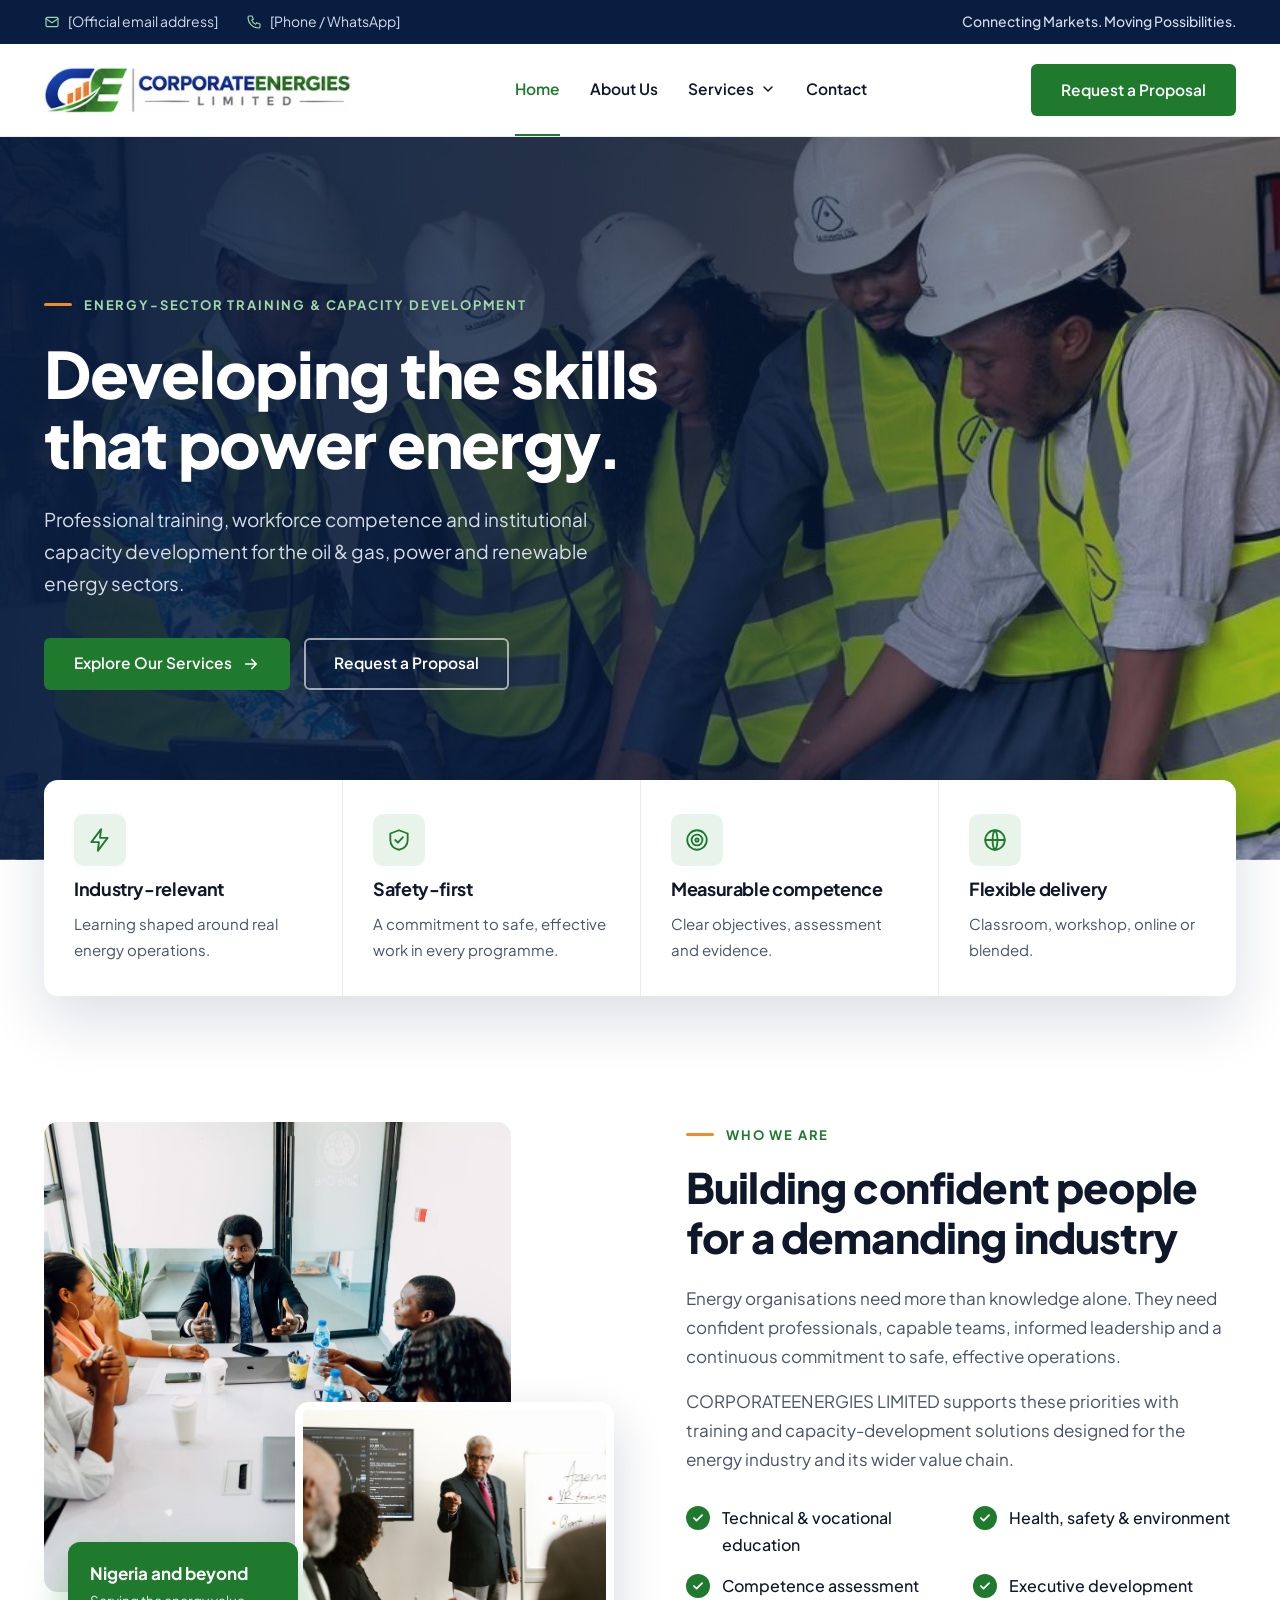
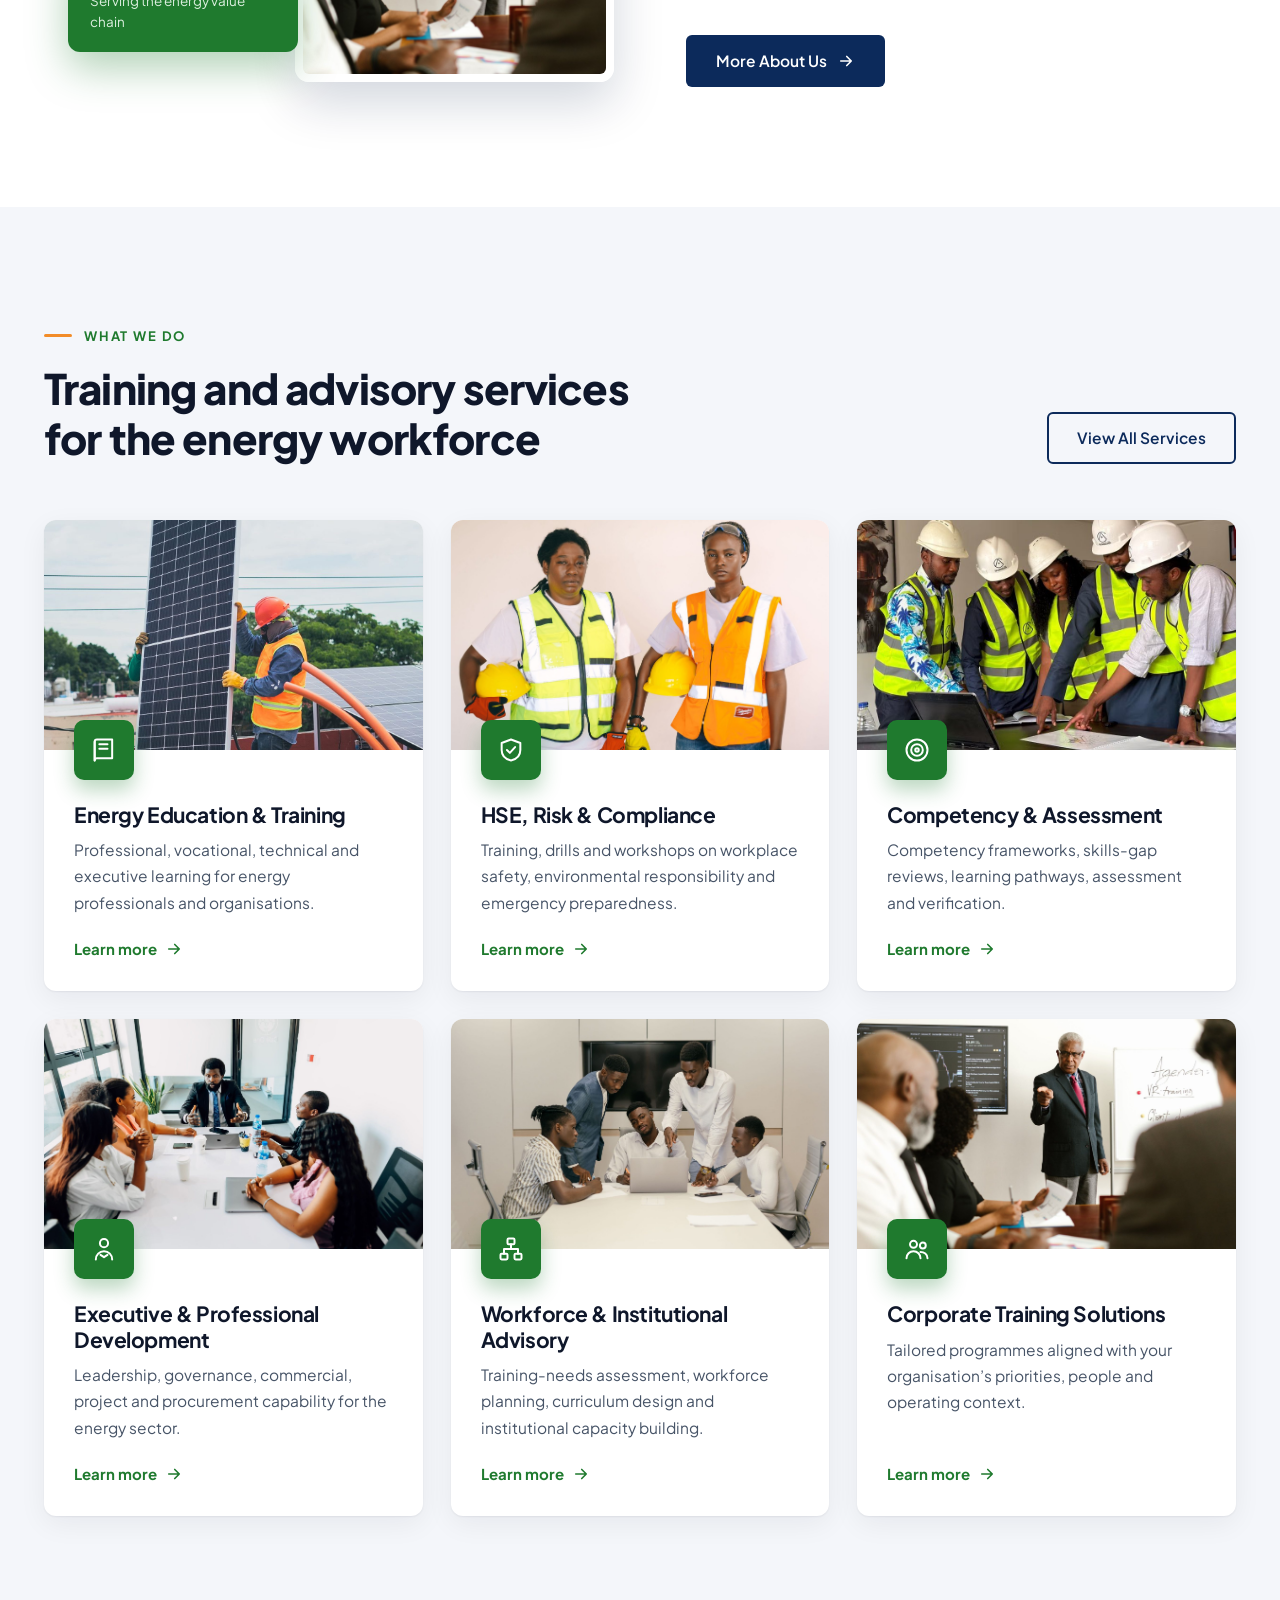
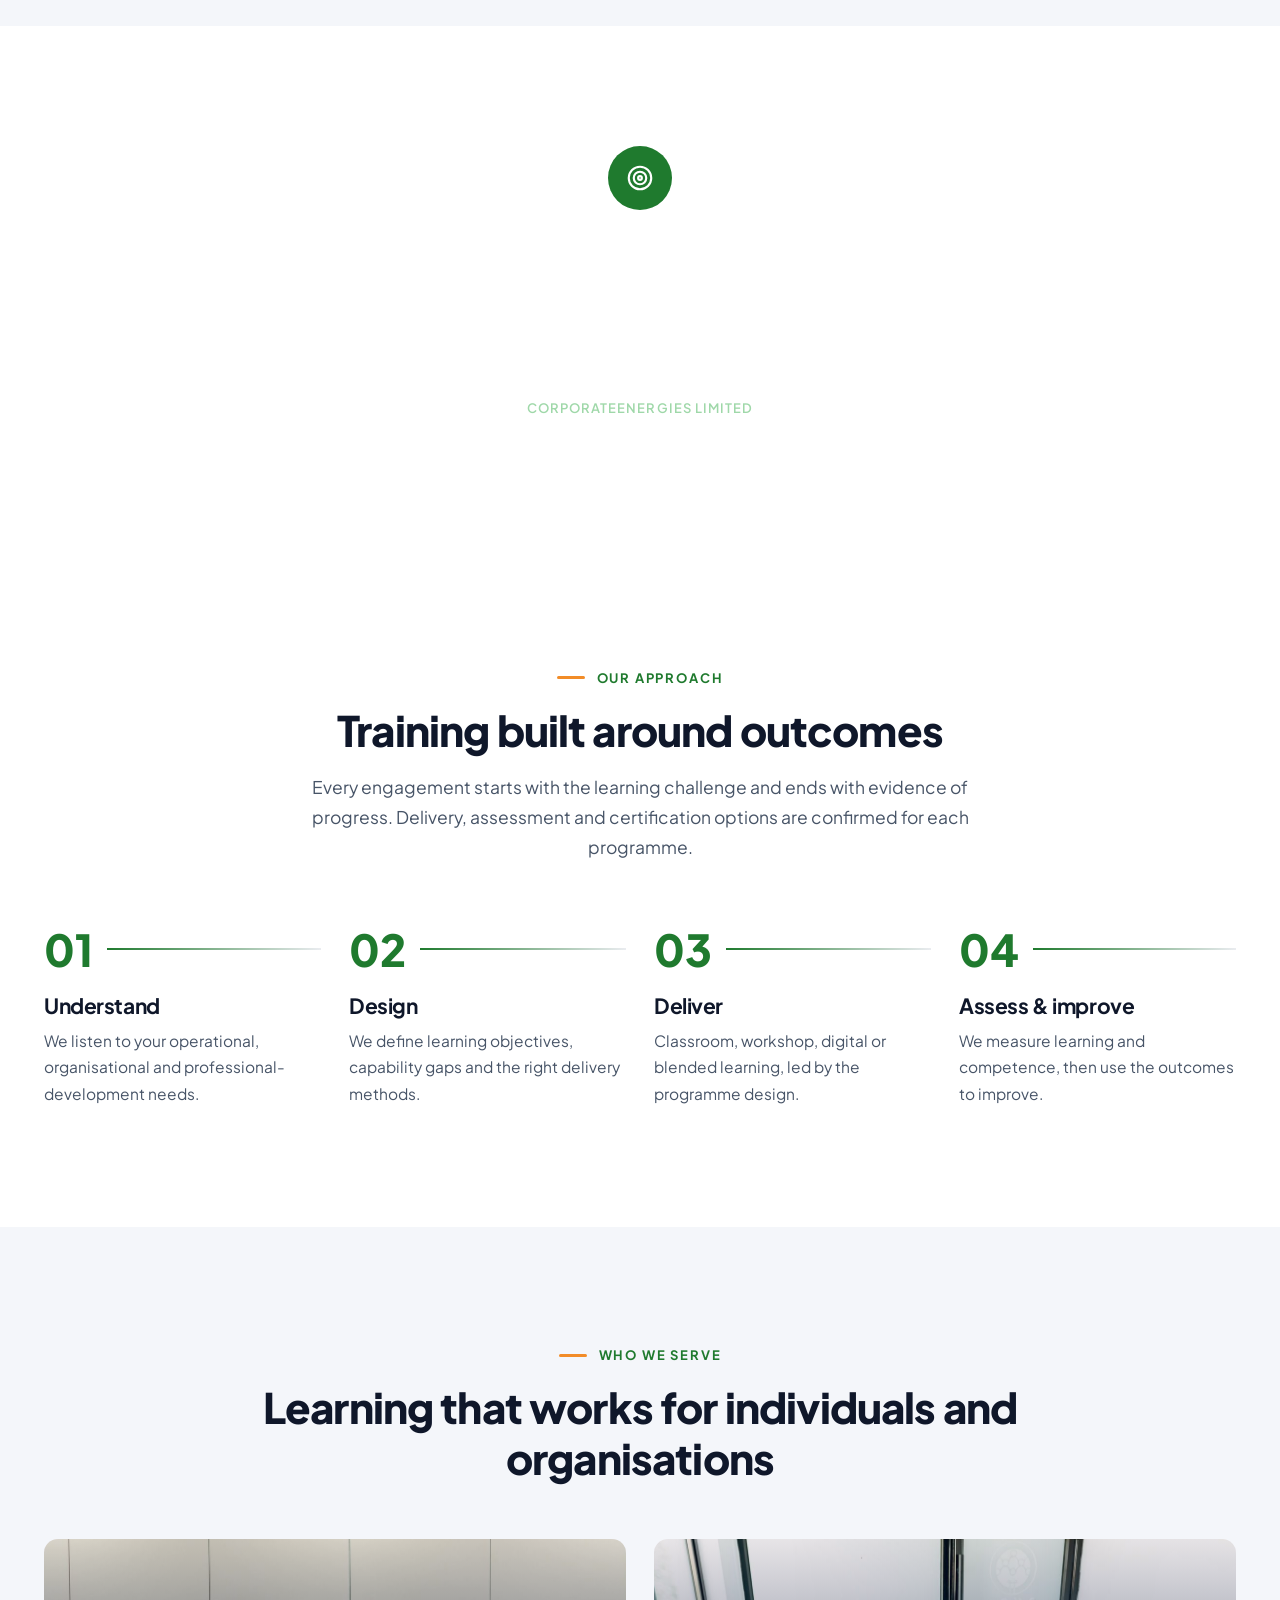
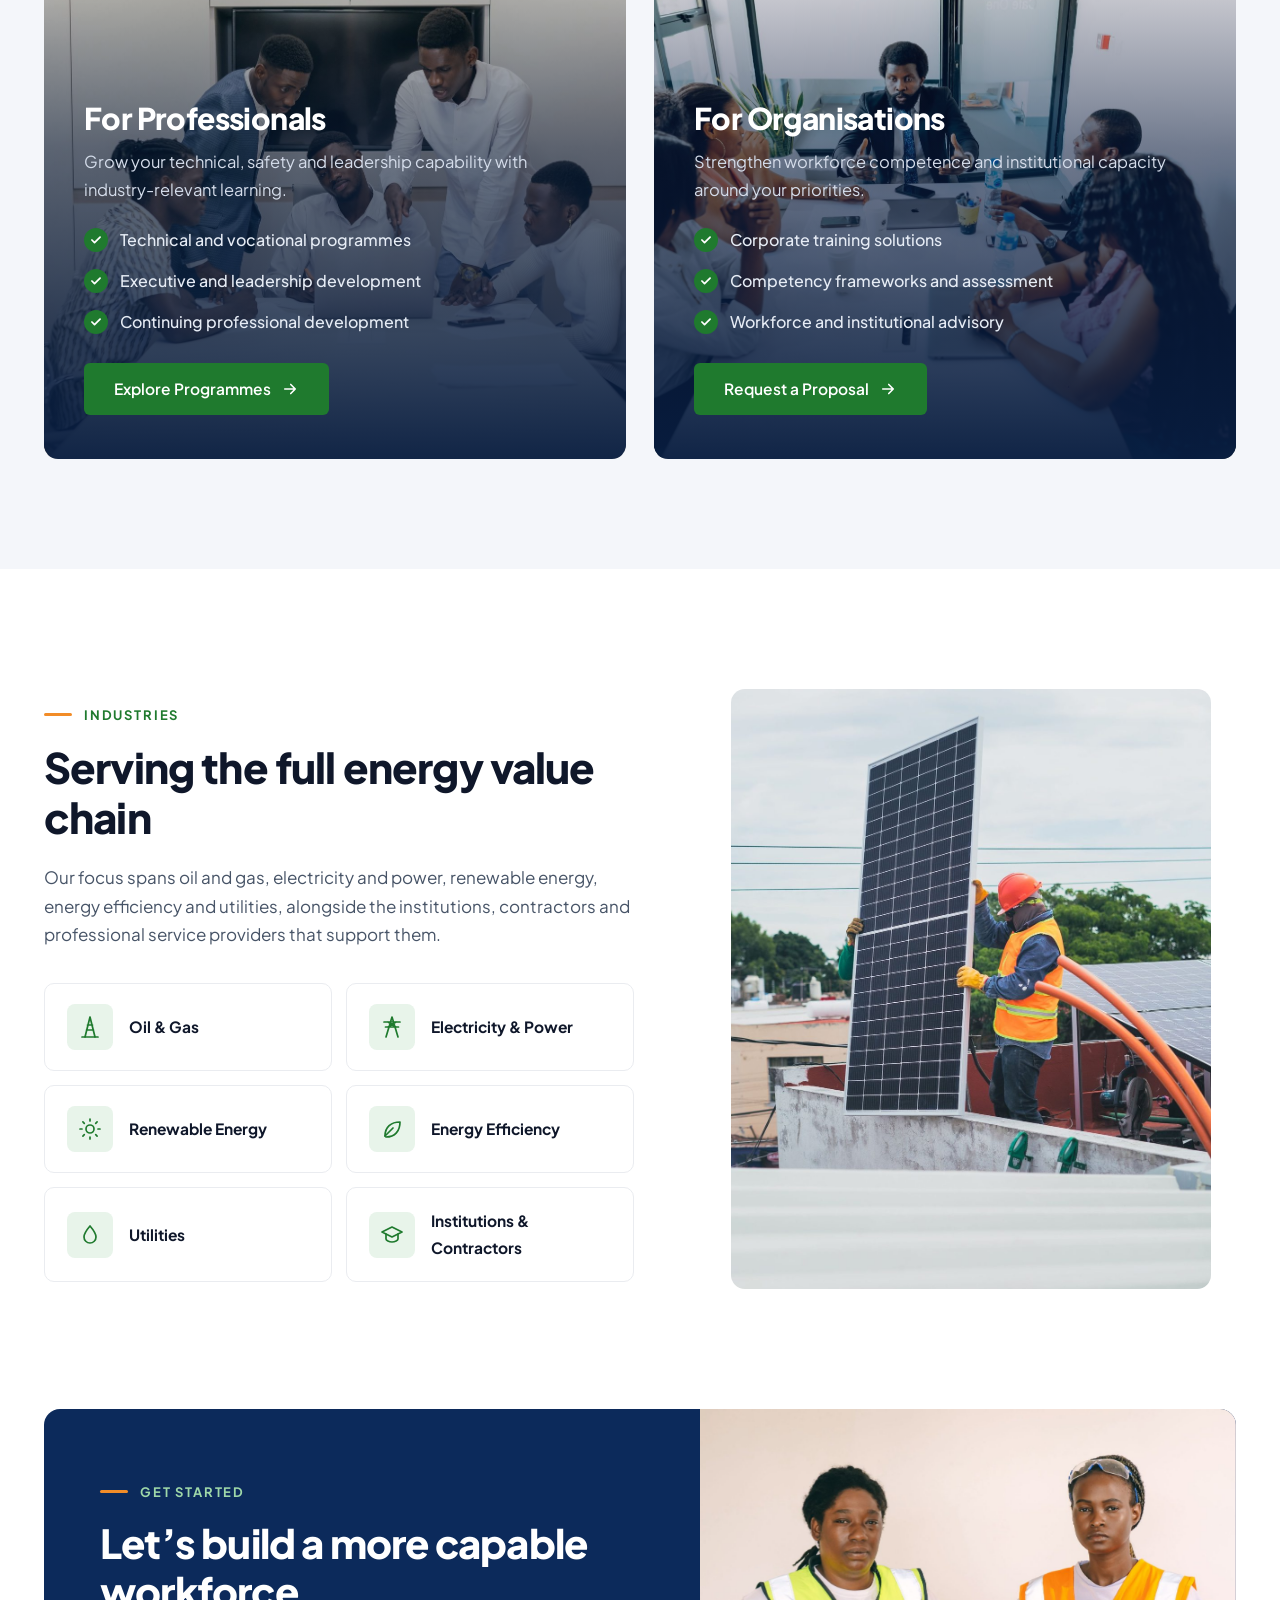
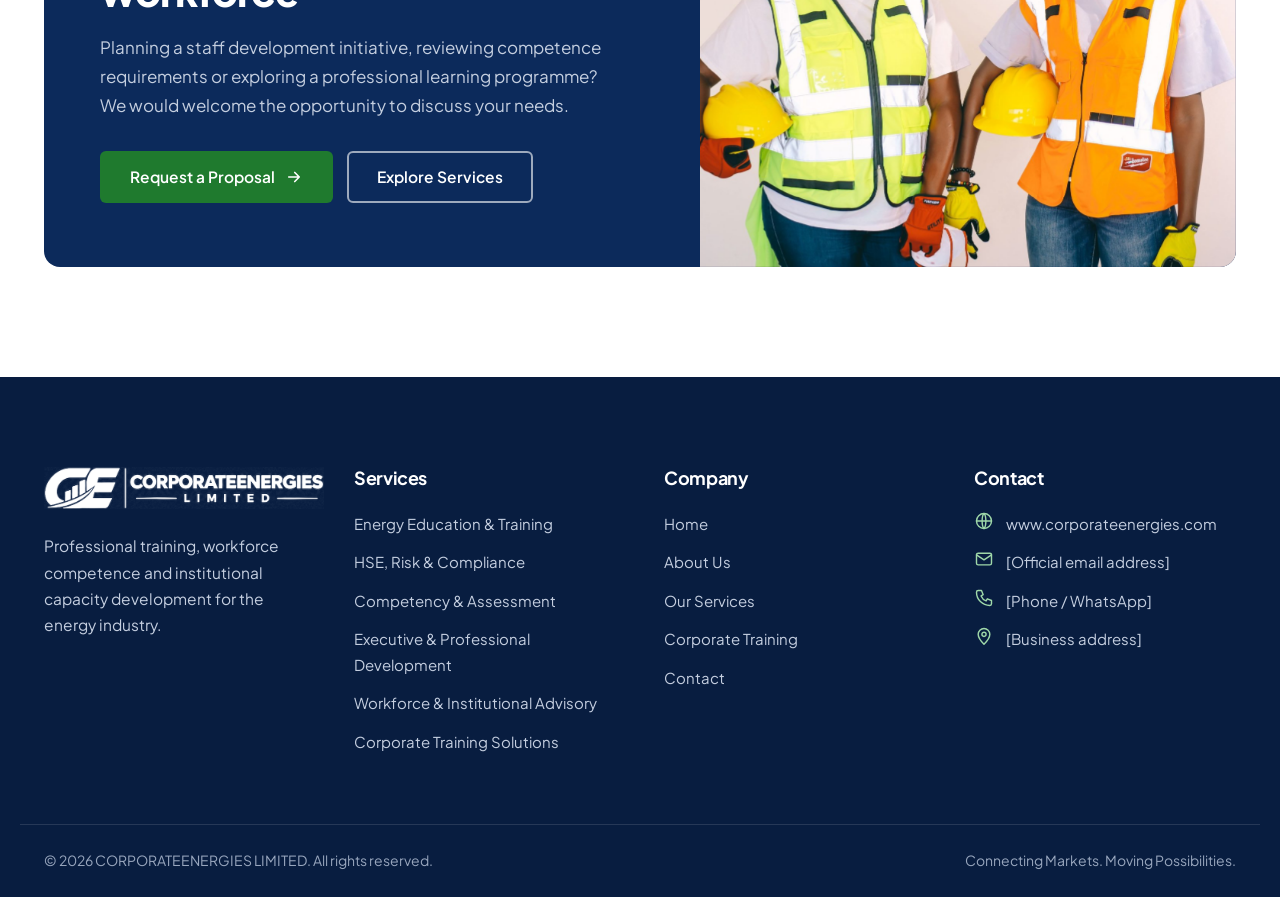
<file: index.html>
<!doctype html>
<html lang="en">
<head>
<meta charset="utf-8">
<meta name="viewport" content="width=device-width, initial-scale=1">
<title>CorporateEnergies — Home</title>
<meta name="description" content="CorporateEnergies Limited provides professional training, workforce competence and institutional capacity development for the energy industry in Nigeria and beyond.">
<link rel="icon" type="image/png" href="assets/img/favicon.png">
<link rel="preconnect" href="https://fonts.googleapis.com">
<link rel="preconnect" href="https://fonts.gstatic.com" crossorigin>
<link href="https://fonts.googleapis.com/css2?family=Plus+Jakarta+Sans:wght@400;500;600;700;800&amp;display=swap" rel="stylesheet">
<link rel="stylesheet" href="css/style.css">
</head>
<body>
<div class="ce">
<div class="top hide-m" style="background:#081D40;color:#D4DCEA;font-size:14px"><div class="wrap" style="display:flex;justify-content:space-between;align-items:center;min-height:44px;gap:20px">
<div style="display:flex;gap:28px;align-items:center"><span style="display:inline-flex;gap:8px;align-items:center"><svg width="16" height="16" viewBox="0 0 24 24" fill="none" stroke="#9FD8A9" stroke-width="1.7" stroke-linecap="round" stroke-linejoin="round" aria-hidden="true"><rect x="3" y="5" width="18" height="14" rx="2"/><path d="m3 7 9 6 9-6"/></svg> [Official email address]</span><span style="display:inline-flex;gap:8px;align-items:center"><svg width="16" height="16" viewBox="0 0 24 24" fill="none" stroke="#9FD8A9" stroke-width="1.7" stroke-linecap="round" stroke-linejoin="round" aria-hidden="true"><path d="M5 3h4l2 5-2.5 1.5a11 11 0 0 0 6 6L16 13l5 2v4a2 2 0 0 1-2 2A16 16 0 0 1 3 5a2 2 0 0 1 2-2z"/></svg> [Phone / WhatsApp]</span></div>
<span style="font-weight:500">Connecting Markets. Moving Possibilities.</span></div></div>
<header style="background:#fff;position:sticky;top:0;z-index:20;box-shadow:0 1px 0 #EAECF0"><div class="wrap" style="display:flex;flex-wrap:wrap;align-items:center;min-height:88px">
<div style="display:flex;align-items:center;justify-content:space-between;gap:24px;width:100%">
<a href="index.html" aria-label="CorporateEnergies Limited home" style="display:inline-flex"><img src="assets/img/logo.png" alt="CorporateEnergies Limited" style="height:46px;width:auto;display:block"></a>
<nav class="nav" aria-label="Main"><a href="index.html" class="on">Home</a><a href="about.html" class="">About Us</a>
<div class="dd"><a href="services.html" class="" aria-haspopup="true">Services <svg width="16" height="16" viewBox="0 0 24 24" fill="none" stroke="currentColor" stroke-width="2.2" stroke-linecap="round" stroke-linejoin="round" aria-hidden="true"><path d="m6 9 6 6 6-6"/></svg></a><div class="ddm" role="menu"><a href="energy-training.html" class=""><span style="display:flex;color:#1F7A2E"><svg width="20" height="20" viewBox="0 0 24 24" fill="none" stroke="#1F7A2E" stroke-width="1.7" stroke-linecap="round" stroke-linejoin="round" aria-hidden="true"><path d="M4 5a2 2 0 0 1 2-2h13v16H6a2 2 0 0 0-2 2z"/><path d="M4 21V5"/><path d="M8 7h7M8 11h7"/></svg></span>Energy Education &amp; Training</a><a href="hse.html" class=""><span style="display:flex;color:#1F7A2E"><svg width="20" height="20" viewBox="0 0 24 24" fill="none" stroke="#1F7A2E" stroke-width="1.7" stroke-linecap="round" stroke-linejoin="round" aria-hidden="true"><path d="M12 3 4 6v6c0 5 3.5 8 8 9 4.5-1 8-4 8-9V6z"/><path d="m8.5 12 2.5 2.5 4.5-5"/></svg></span>HSE, Risk &amp; Compliance</a><a href="competency.html" class=""><span style="display:flex;color:#1F7A2E"><svg width="20" height="20" viewBox="0 0 24 24" fill="none" stroke="#1F7A2E" stroke-width="1.7" stroke-linecap="round" stroke-linejoin="round" aria-hidden="true"><circle cx="12" cy="12" r="9"/><circle cx="12" cy="12" r="5"/><circle cx="12" cy="12" r="1.5"/></svg></span>Competency &amp; Assessment</a><a href="professional-development.html" class=""><span style="display:flex;color:#1F7A2E"><svg width="20" height="20" viewBox="0 0 24 24" fill="none" stroke="#1F7A2E" stroke-width="1.7" stroke-linecap="round" stroke-linejoin="round" aria-hidden="true"><circle cx="12" cy="7" r="3.5"/><path d="M5 21c0-4 3-7 7-7s7 3 7 7"/><path d="m9 17 3 2 3-2"/></svg></span>Executive &amp; Professional Development</a><a href="workforce-advisory.html" class=""><span style="display:flex;color:#1F7A2E"><svg width="20" height="20" viewBox="0 0 24 24" fill="none" stroke="#1F7A2E" stroke-width="1.7" stroke-linecap="round" stroke-linejoin="round" aria-hidden="true"><rect x="9" y="3" width="6" height="5" rx="1"/><rect x="3" y="16" width="6" height="5" rx="1"/><rect x="15" y="16" width="6" height="5" rx="1"/><path d="M12 8v4M6 16v-4h12v4"/></svg></span>Workforce &amp; Institutional Advisory</a><a href="corporate-training.html" class=""><span style="display:flex;color:#1F7A2E"><svg width="20" height="20" viewBox="0 0 24 24" fill="none" stroke="#1F7A2E" stroke-width="1.7" stroke-linecap="round" stroke-linejoin="round" aria-hidden="true"><circle cx="9" cy="8" r="3"/><circle cx="17" cy="9" r="2.5"/><path d="M3 20c0-3.5 2.7-6 6-6s6 2.5 6 6"/><path d="M15 14.5c3 0 6 2 6 5.5"/></svg></span>Corporate Training Solutions</a></div></div><a href="contact.html" class="">Contact</a></nav>
<div style="display:flex;gap:12px;align-items:center"><a href="contact.html" class="btn btn-g hide-l">Request a Proposal</a>
<button type="button" class="burger" aria-label="Open menu" id="menuBtn" aria-expanded="false" aria-controls="mobileNav"><svg width="24" height="24" viewBox="0 0 24 24" fill="none" stroke="#0F172A" stroke-width="2" stroke-linecap="round" stroke-linejoin="round" aria-hidden="true"><path d="M4 7h16M4 12h16M4 17h16"/></svg></button></div></div>
<nav class="mnav" id="mobileNav" hidden aria-label="Mobile" style="width:100%;padding:4px 0 18px"><a href="index.html">Home</a><a href="about.html">About Us</a><a href="services.html">Services</a><a class="sub" href="energy-training.html">Energy Education &amp; Training</a><a class="sub" href="hse.html">HSE, Risk &amp; Compliance</a><a class="sub" href="competency.html">Competency &amp; Assessment</a><a class="sub" href="professional-development.html">Executive &amp; Professional Development</a><a class="sub" href="workforce-advisory.html">Workforce &amp; Institutional Advisory</a><a class="sub" href="corporate-training.html">Corporate Training Solutions</a><a href="contact.html">Contact</a></nav></div></header><section class="bnr bn-hero" style="padding:150px 0 170px"><div class="wrap">
<div class="hin" style="max-width:700px"><span class="eyebrow lt">Energy-sector training &amp; capacity development</span>
<h1 class="h1" style="color:#fff;font-size:64px;font-weight:800;line-height:1.1;margin:22px 0 24px">Developing the skills that power energy.</h1>
<p style="color:#D4DCEA;font-size:19px;margin:0 0 38px;max-width:580px">Professional training, workforce competence and institutional capacity development for the oil &amp; gas, power and renewable energy sectors.</p>
<div style="display:flex;gap:14px;flex-wrap:wrap"><a href="services.html" class="btn btn-g">Explore Our Services <svg width="18" height="18" viewBox="0 0 24 24" fill="none" stroke="#fff" stroke-width="2.2" stroke-linecap="round" stroke-linejoin="round" aria-hidden="true"><path d="M5 12h14M13 6l6 6-6 6"/></svg></a><a href="contact.html" class="btn btn-ow">Request a Proposal</a></div></div></div></section><div class="wrap" style="position:relative;z-index:3;margin-top:-80px"><div class="g4" style="gap:0;background:#fff;border-radius:14px;box-shadow:0 24px 60px rgba(8,29,64,.14);overflow:hidden">
<div class="rv" style="padding:34px 30px;display:flex;flex-direction:column;gap:12px"><span style="width:52px;height:52px;border-radius:10px;background:#E8F4EA;display:flex;align-items:center;justify-content:center"><svg width="26" height="26" viewBox="0 0 24 24" fill="none" stroke="#1F7A2E" stroke-width="1.7" stroke-linecap="round" stroke-linejoin="round" aria-hidden="true"><path d="M13 2 4 14h7l-1 8 9-12h-7l1-8z"/></svg></span><h3 style="font-size:18px;font-weight:700">Industry-relevant</h3><p style="margin:0;font-size:15px">Learning shaped around real energy operations.</p></div><div class="rv" style="padding:34px 30px;border-left:1px solid #EAECF0;display:flex;flex-direction:column;gap:12px"><span style="width:52px;height:52px;border-radius:10px;background:#E8F4EA;display:flex;align-items:center;justify-content:center"><svg width="26" height="26" viewBox="0 0 24 24" fill="none" stroke="#1F7A2E" stroke-width="1.7" stroke-linecap="round" stroke-linejoin="round" aria-hidden="true"><path d="M12 3 4 6v6c0 5 3.5 8 8 9 4.5-1 8-4 8-9V6z"/><path d="m8.5 12 2.5 2.5 4.5-5"/></svg></span><h3 style="font-size:18px;font-weight:700">Safety-first</h3><p style="margin:0;font-size:15px">A commitment to safe, effective work in every programme.</p></div><div class="rv" style="padding:34px 30px;border-left:1px solid #EAECF0;display:flex;flex-direction:column;gap:12px"><span style="width:52px;height:52px;border-radius:10px;background:#E8F4EA;display:flex;align-items:center;justify-content:center"><svg width="26" height="26" viewBox="0 0 24 24" fill="none" stroke="#1F7A2E" stroke-width="1.7" stroke-linecap="round" stroke-linejoin="round" aria-hidden="true"><circle cx="12" cy="12" r="9"/><circle cx="12" cy="12" r="5"/><circle cx="12" cy="12" r="1.5"/></svg></span><h3 style="font-size:18px;font-weight:700">Measurable competence</h3><p style="margin:0;font-size:15px">Clear objectives, assessment and evidence.</p></div><div class="rv" style="padding:34px 30px;border-left:1px solid #EAECF0;display:flex;flex-direction:column;gap:12px"><span style="width:52px;height:52px;border-radius:10px;background:#E8F4EA;display:flex;align-items:center;justify-content:center"><svg width="26" height="26" viewBox="0 0 24 24" fill="none" stroke="#1F7A2E" stroke-width="1.7" stroke-linecap="round" stroke-linejoin="round" aria-hidden="true"><circle cx="12" cy="12" r="9"/><path d="M3 12h18M12 3c3 3 3 15 0 18M12 3c-3 3-3 15 0 18"/></svg></span><h3 style="font-size:18px;font-weight:700">Flexible delivery</h3><p style="margin:0;font-size:15px">Classroom, workshop, online or blended.</p></div></div></div><section class="sec" style="padding:120px 0"><div class="wrap split" style="display:flex;gap:72px;align-items:center">
<div class="rv rv-l" style="flex:1 1 540px;position:relative;min-height:560px">
<img src="assets/img/meeting.jpg" alt="Leadership team in discussion" style="width:82%;height:470px;object-fit:cover;border-radius:14px;display:block">
<img src="assets/img/trainer.jpg" alt="Participants in a professional training session" style="position:absolute;right:0;bottom:0;width:56%;height:280px;object-fit:cover;border-radius:14px;border:8px solid #fff;box-shadow:0 20px 50px rgba(8,29,64,.18)">
<div style="position:absolute;left:24px;bottom:30px;background:#1F7A2E;color:#fff;border-radius:12px;padding:20px 22px;max-width:230px;box-shadow:0 16px 40px rgba(31,122,46,.35)"><p style="margin:0;font-weight:700;font-size:17px;line-height:1.35">Nigeria and beyond</p><p style="margin:6px 0 0;font-size:13.5px;color:#DDF0E0;line-height:1.5">Serving the energy value chain</p></div></div>
<div class="rv rv-r" style="flex:1 1 520px"><span class="eyebrow">Who we are</span>
<h2 class="h2" style="font-size:42px;font-weight:800;margin:16px 0 22px">Building confident people for a demanding industry</h2>
<p style="font-size:17px;margin:0 0 16px">Energy organisations need more than knowledge alone. They need confident professionals, capable teams, informed leadership and a continuous commitment to safe, effective operations.</p>
<p style="font-size:17px;margin:0 0 30px">CORPORATEENERGIES LIMITED supports these priorities with training and capacity-development solutions designed for the energy industry and its wider value chain.</p>
<div style="display:grid;grid-template-columns:repeat(2,minmax(0,1fr));gap:14px 24px"><div class="chk"><span style="flex-shrink:0;width:24px;height:24px;border-radius:50%;background:#1F7A2E;display:flex;align-items:center;justify-content:center;margin-top:2px"><svg width="14" height="14" viewBox="0 0 24 24" fill="none" stroke="#fff" stroke-width="3" stroke-linecap="round" stroke-linejoin="round" aria-hidden="true"><path d="m5 12 4.5 4.5L19 7"/></svg></span><span style="color:#0F172A;font-weight:500">Technical &amp; vocational education</span></div><div class="chk"><span style="flex-shrink:0;width:24px;height:24px;border-radius:50%;background:#1F7A2E;display:flex;align-items:center;justify-content:center;margin-top:2px"><svg width="14" height="14" viewBox="0 0 24 24" fill="none" stroke="#fff" stroke-width="3" stroke-linecap="round" stroke-linejoin="round" aria-hidden="true"><path d="m5 12 4.5 4.5L19 7"/></svg></span><span style="color:#0F172A;font-weight:500">Health, safety &amp; environment</span></div><div class="chk"><span style="flex-shrink:0;width:24px;height:24px;border-radius:50%;background:#1F7A2E;display:flex;align-items:center;justify-content:center;margin-top:2px"><svg width="14" height="14" viewBox="0 0 24 24" fill="none" stroke="#fff" stroke-width="3" stroke-linecap="round" stroke-linejoin="round" aria-hidden="true"><path d="m5 12 4.5 4.5L19 7"/></svg></span><span style="color:#0F172A;font-weight:500">Competence assessment</span></div><div class="chk"><span style="flex-shrink:0;width:24px;height:24px;border-radius:50%;background:#1F7A2E;display:flex;align-items:center;justify-content:center;margin-top:2px"><svg width="14" height="14" viewBox="0 0 24 24" fill="none" stroke="#fff" stroke-width="3" stroke-linecap="round" stroke-linejoin="round" aria-hidden="true"><path d="m5 12 4.5 4.5L19 7"/></svg></span><span style="color:#0F172A;font-weight:500">Executive development</span></div></div>
<a href="about.html" class="btn btn-n" style="margin-top:36px">More About Us <svg width="18" height="18" viewBox="0 0 24 24" fill="none" stroke="#fff" stroke-width="2.2" stroke-linecap="round" stroke-linejoin="round" aria-hidden="true"><path d="M5 12h14M13 6l6 6-6 6"/></svg></a></div></div></section><section class="sec" style="padding:110px 0;background:#F4F6FA"><div class="wrap">
<div class="split" style="display:flex;justify-content:space-between;align-items:flex-end;gap:40px;margin-bottom:56px"><div style="max-width:640px"><span class="eyebrow">What we do</span><h2 class="h2" style="font-size:42px;font-weight:800;margin-top:16px">Training and advisory services for the energy workforce</h2></div>
<a href="services.html" class="btn btn-o">View All Services</a></div>
<div class="g3"><div class="rv"><a href="energy-training.html" class="pcard" style="height:100%"><div style="height:230px;overflow:hidden;position:relative"><img src="assets/img/solar.jpg" alt="" style="width:100%;height:100%;object-fit:cover;object-position:center 30%;display:block"></div>
<div style="padding:0 30px 30px;position:relative;display:flex;flex-direction:column;flex-grow:1">
<span style="width:60px;height:60px;border-radius:10px;background:#1F7A2E;display:flex;align-items:center;justify-content:center;margin-top:-30px;box-shadow:0 10px 20px rgba(31,122,46,.3)"><svg width="28" height="28" viewBox="0 0 24 24" fill="none" stroke="#fff" stroke-width="1.7" stroke-linecap="round" stroke-linejoin="round" aria-hidden="true"><path d="M4 5a2 2 0 0 1 2-2h13v16H6a2 2 0 0 0-2 2z"/><path d="M4 21V5"/><path d="M8 7h7M8 11h7"/></svg></span>
<h3 style="font-size:21px;font-weight:700;margin:22px 0 10px">Energy Education &amp; Training</h3><p style="margin:0 0 20px;font-size:15.5px;flex-grow:1">Professional, vocational, technical and executive learning for energy professionals and organisations.</p>
<span class="link">Learn more <svg width="18" height="18" viewBox="0 0 24 24" fill="none" stroke="#1F7A2E" stroke-width="2.2" stroke-linecap="round" stroke-linejoin="round" aria-hidden="true"><path d="M5 12h14M13 6l6 6-6 6"/></svg></span></div></a></div><div class="rv"><a href="hse.html" class="pcard" style="height:100%"><div style="height:230px;overflow:hidden;position:relative"><img src="assets/img/hse.jpg" alt="" style="width:100%;height:100%;object-fit:cover;object-position:center;display:block"></div>
<div style="padding:0 30px 30px;position:relative;display:flex;flex-direction:column;flex-grow:1">
<span style="width:60px;height:60px;border-radius:10px;background:#1F7A2E;display:flex;align-items:center;justify-content:center;margin-top:-30px;box-shadow:0 10px 20px rgba(31,122,46,.3)"><svg width="28" height="28" viewBox="0 0 24 24" fill="none" stroke="#fff" stroke-width="1.7" stroke-linecap="round" stroke-linejoin="round" aria-hidden="true"><path d="M12 3 4 6v6c0 5 3.5 8 8 9 4.5-1 8-4 8-9V6z"/><path d="m8.5 12 2.5 2.5 4.5-5"/></svg></span>
<h3 style="font-size:21px;font-weight:700;margin:22px 0 10px">HSE, Risk &amp; Compliance</h3><p style="margin:0 0 20px;font-size:15.5px;flex-grow:1">Training, drills and workshops on workplace safety, environmental responsibility and emergency preparedness.</p>
<span class="link">Learn more <svg width="18" height="18" viewBox="0 0 24 24" fill="none" stroke="#1F7A2E" stroke-width="2.2" stroke-linecap="round" stroke-linejoin="round" aria-hidden="true"><path d="M5 12h14M13 6l6 6-6 6"/></svg></span></div></a></div><div class="rv"><a href="competency.html" class="pcard" style="height:100%"><div style="height:230px;overflow:hidden;position:relative"><img src="assets/img/hero.jpg" alt="" style="width:100%;height:100%;object-fit:cover;object-position:center 75%;display:block"></div>
<div style="padding:0 30px 30px;position:relative;display:flex;flex-direction:column;flex-grow:1">
<span style="width:60px;height:60px;border-radius:10px;background:#1F7A2E;display:flex;align-items:center;justify-content:center;margin-top:-30px;box-shadow:0 10px 20px rgba(31,122,46,.3)"><svg width="28" height="28" viewBox="0 0 24 24" fill="none" stroke="#fff" stroke-width="1.7" stroke-linecap="round" stroke-linejoin="round" aria-hidden="true"><circle cx="12" cy="12" r="9"/><circle cx="12" cy="12" r="5"/><circle cx="12" cy="12" r="1.5"/></svg></span>
<h3 style="font-size:21px;font-weight:700;margin:22px 0 10px">Competency &amp; Assessment</h3><p style="margin:0 0 20px;font-size:15.5px;flex-grow:1">Competency frameworks, skills-gap reviews, learning pathways, assessment and verification.</p>
<span class="link">Learn more <svg width="18" height="18" viewBox="0 0 24 24" fill="none" stroke="#1F7A2E" stroke-width="2.2" stroke-linecap="round" stroke-linejoin="round" aria-hidden="true"><path d="M5 12h14M13 6l6 6-6 6"/></svg></span></div></a></div><div class="rv"><a href="professional-development.html" class="pcard" style="height:100%"><div style="height:230px;overflow:hidden;position:relative"><img src="assets/img/meeting.jpg" alt="" style="width:100%;height:100%;object-fit:cover;object-position:center;display:block"></div>
<div style="padding:0 30px 30px;position:relative;display:flex;flex-direction:column;flex-grow:1">
<span style="width:60px;height:60px;border-radius:10px;background:#1F7A2E;display:flex;align-items:center;justify-content:center;margin-top:-30px;box-shadow:0 10px 20px rgba(31,122,46,.3)"><svg width="28" height="28" viewBox="0 0 24 24" fill="none" stroke="#fff" stroke-width="1.7" stroke-linecap="round" stroke-linejoin="round" aria-hidden="true"><circle cx="12" cy="7" r="3.5"/><path d="M5 21c0-4 3-7 7-7s7 3 7 7"/><path d="m9 17 3 2 3-2"/></svg></span>
<h3 style="font-size:21px;font-weight:700;margin:22px 0 10px">Executive &amp; Professional Development</h3><p style="margin:0 0 20px;font-size:15.5px;flex-grow:1">Leadership, governance, commercial, project and procurement capability for the energy sector.</p>
<span class="link">Learn more <svg width="18" height="18" viewBox="0 0 24 24" fill="none" stroke="#1F7A2E" stroke-width="2.2" stroke-linecap="round" stroke-linejoin="round" aria-hidden="true"><path d="M5 12h14M13 6l6 6-6 6"/></svg></span></div></a></div><div class="rv"><a href="workforce-advisory.html" class="pcard" style="height:100%"><div style="height:230px;overflow:hidden;position:relative"><img src="assets/img/team.jpg" alt="" style="width:100%;height:100%;object-fit:cover;object-position:center;display:block"></div>
<div style="padding:0 30px 30px;position:relative;display:flex;flex-direction:column;flex-grow:1">
<span style="width:60px;height:60px;border-radius:10px;background:#1F7A2E;display:flex;align-items:center;justify-content:center;margin-top:-30px;box-shadow:0 10px 20px rgba(31,122,46,.3)"><svg width="28" height="28" viewBox="0 0 24 24" fill="none" stroke="#fff" stroke-width="1.7" stroke-linecap="round" stroke-linejoin="round" aria-hidden="true"><rect x="9" y="3" width="6" height="5" rx="1"/><rect x="3" y="16" width="6" height="5" rx="1"/><rect x="15" y="16" width="6" height="5" rx="1"/><path d="M12 8v4M6 16v-4h12v4"/></svg></span>
<h3 style="font-size:21px;font-weight:700;margin:22px 0 10px">Workforce &amp; Institutional Advisory</h3><p style="margin:0 0 20px;font-size:15.5px;flex-grow:1">Training-needs assessment, workforce planning, curriculum design and institutional capacity building.</p>
<span class="link">Learn more <svg width="18" height="18" viewBox="0 0 24 24" fill="none" stroke="#1F7A2E" stroke-width="2.2" stroke-linecap="round" stroke-linejoin="round" aria-hidden="true"><path d="M5 12h14M13 6l6 6-6 6"/></svg></span></div></a></div><div class="rv"><a href="corporate-training.html" class="pcard" style="height:100%"><div style="height:230px;overflow:hidden;position:relative"><img src="assets/img/trainer.jpg" alt="" style="width:100%;height:100%;object-fit:cover;object-position:center;display:block"></div>
<div style="padding:0 30px 30px;position:relative;display:flex;flex-direction:column;flex-grow:1">
<span style="width:60px;height:60px;border-radius:10px;background:#1F7A2E;display:flex;align-items:center;justify-content:center;margin-top:-30px;box-shadow:0 10px 20px rgba(31,122,46,.3)"><svg width="28" height="28" viewBox="0 0 24 24" fill="none" stroke="#fff" stroke-width="1.7" stroke-linecap="round" stroke-linejoin="round" aria-hidden="true"><circle cx="9" cy="8" r="3"/><circle cx="17" cy="9" r="2.5"/><path d="M3 20c0-3.5 2.7-6 6-6s6 2.5 6 6"/><path d="M15 14.5c3 0 6 2 6 5.5"/></svg></span>
<h3 style="font-size:21px;font-weight:700;margin:22px 0 10px">Corporate Training Solutions</h3><p style="margin:0 0 20px;font-size:15.5px;flex-grow:1">Tailored programmes aligned with your organisation&#8217;s priorities, people and operating context.</p>
<span class="link">Learn more <svg width="18" height="18" viewBox="0 0 24 24" fill="none" stroke="#1F7A2E" stroke-width="2.2" stroke-linecap="round" stroke-linejoin="round" aria-hidden="true"><path d="M5 12h14M13 6l6 6-6 6"/></svg></span></div></a></div></div></div></section><section class="bnr bn-quote" style="padding:120px 0;text-align:center"><div class="wrap rv" style="max-width:940px">
<span style="display:inline-flex;width:64px;height:64px;border-radius:50%;background:#1F7A2E;align-items:center;justify-content:center"><svg width="30" height="30" viewBox="0 0 24 24" fill="none" stroke="#fff" stroke-width="1.7" stroke-linecap="round" stroke-linejoin="round" aria-hidden="true"><circle cx="12" cy="12" r="9"/><circle cx="12" cy="12" r="5"/><circle cx="12" cy="12" r="1.5"/></svg></span>
<p style="font-size:30px;line-height:1.5;color:#fff;font-weight:600;margin:30px 0 22px;letter-spacing:-0.01em">Our purpose is to contribute to a knowledgeable, competent and safety-conscious energy workforce through purposeful education, skills development and institutional learning.</p>
<p style="margin:0;color:#9FD8A9;font-weight:600;letter-spacing:.08em;text-transform:uppercase;font-size:13px">CorporateEnergies Limited</p></div></section><section class="sec" style="padding:120px 0"><div class="wrap"><div class="rv" style="text-align:center;margin-bottom:56px"><span class="eyebrow ">Our approach</span><h2 class="h2" style="font-size:42px;font-weight:800;margin-top:16px;color:#0F172A;max-width:760px;margin-left:auto;margin-right:auto">Training built around outcomes</h2><p style="margin:18px auto 0;max-width:700px;font-size:17.5px;color:#475467">Every engagement starts with the learning challenge and ends with evidence of progress. Delivery, assessment and certification options are confirmed for each programme.</p></div>
<div class="g4"><div class="rv" style="position:relative;padding-top:8px"><div style="display:flex;align-items:center;gap:14px;margin-bottom:22px"><span style="font-size:44px;font-weight:800;color:#1F7A2E;line-height:1">01</span><span style="flex-grow:1;height:2px;background:linear-gradient(90deg,#1F7A2E,#EAECF0)"></span></div><h3 style="font-size:21px;font-weight:700;margin-bottom:10px">Understand</h3><p style="margin:0;font-size:15.5px">We listen to your operational, organisational and professional-development needs.</p></div><div class="rv" style="position:relative;padding-top:8px"><div style="display:flex;align-items:center;gap:14px;margin-bottom:22px"><span style="font-size:44px;font-weight:800;color:#1F7A2E;line-height:1">02</span><span style="flex-grow:1;height:2px;background:linear-gradient(90deg,#1F7A2E,#EAECF0)"></span></div><h3 style="font-size:21px;font-weight:700;margin-bottom:10px">Design</h3><p style="margin:0;font-size:15.5px">We define learning objectives, capability gaps and the right delivery methods.</p></div><div class="rv" style="position:relative;padding-top:8px"><div style="display:flex;align-items:center;gap:14px;margin-bottom:22px"><span style="font-size:44px;font-weight:800;color:#1F7A2E;line-height:1">03</span><span style="flex-grow:1;height:2px;background:linear-gradient(90deg,#1F7A2E,#EAECF0)"></span></div><h3 style="font-size:21px;font-weight:700;margin-bottom:10px">Deliver</h3><p style="margin:0;font-size:15.5px">Classroom, workshop, digital or blended learning, led by the programme design.</p></div><div class="rv" style="position:relative;padding-top:8px"><div style="display:flex;align-items:center;gap:14px;margin-bottom:22px"><span style="font-size:44px;font-weight:800;color:#1F7A2E;line-height:1">04</span><span style="flex-grow:1;height:2px;background:linear-gradient(90deg,#1F7A2E,#EAECF0)"></span></div><h3 style="font-size:21px;font-weight:700;margin-bottom:10px">Assess &amp; improve</h3><p style="margin:0;font-size:15.5px">We measure learning and competence, then use the outcomes to improve.</p></div></div></div></section><section class="sec" style="padding:110px 0;background:#F4F6FA"><div class="wrap"><div class="rv" style="text-align:center;margin-bottom:56px"><span class="eyebrow ">Who we serve</span><h2 class="h2" style="font-size:42px;font-weight:800;margin-top:16px;color:#0F172A;max-width:760px;margin-left:auto;margin-right:auto">Learning that works for individuals and organisations</h2></div>
<div class="g2"><div class="rv rv-z" style="position:relative;border-radius:14px;overflow:hidden;min-height:520px;display:flex;align-items:flex-end">
<img src="assets/img/team.jpg" alt="" style="position:absolute;inset:0;width:100%;height:100%;object-fit:cover">
<div style="position:absolute;inset:0;background:linear-gradient(180deg,rgba(8,29,64,.05) 0%,rgba(8,29,64,.55) 40%,rgba(8,29,64,.96) 100%)"></div>
<div style="position:relative;padding:44px 40px"><h3 style="color:#fff;font-size:30px;font-weight:800;margin-bottom:12px">For Professionals</h3><p style="color:#D4DCEA;margin:0 0 22px;font-size:16.5px">Grow your technical, safety and leadership capability with industry-relevant learning.</p><div style="display:grid;grid-template-columns:repeat(1,minmax(0,1fr));gap:14px 24px"><div class="chk"><span style="flex-shrink:0;width:24px;height:24px;border-radius:50%;background:#1F7A2E;display:flex;align-items:center;justify-content:center;margin-top:2px"><svg width="14" height="14" viewBox="0 0 24 24" fill="none" stroke="#fff" stroke-width="3" stroke-linecap="round" stroke-linejoin="round" aria-hidden="true"><path d="m5 12 4.5 4.5L19 7"/></svg></span><span style="color:#E6ECF5;font-weight:500">Technical and vocational programmes</span></div><div class="chk"><span style="flex-shrink:0;width:24px;height:24px;border-radius:50%;background:#1F7A2E;display:flex;align-items:center;justify-content:center;margin-top:2px"><svg width="14" height="14" viewBox="0 0 24 24" fill="none" stroke="#fff" stroke-width="3" stroke-linecap="round" stroke-linejoin="round" aria-hidden="true"><path d="m5 12 4.5 4.5L19 7"/></svg></span><span style="color:#E6ECF5;font-weight:500">Executive and leadership development</span></div><div class="chk"><span style="flex-shrink:0;width:24px;height:24px;border-radius:50%;background:#1F7A2E;display:flex;align-items:center;justify-content:center;margin-top:2px"><svg width="14" height="14" viewBox="0 0 24 24" fill="none" stroke="#fff" stroke-width="3" stroke-linecap="round" stroke-linejoin="round" aria-hidden="true"><path d="m5 12 4.5 4.5L19 7"/></svg></span><span style="color:#E6ECF5;font-weight:500">Continuing professional development</span></div></div>
<a href="services.html" class="btn btn-g" style="margin-top:28px">Explore Programmes <svg width="18" height="18" viewBox="0 0 24 24" fill="none" stroke="#fff" stroke-width="2.2" stroke-linecap="round" stroke-linejoin="round" aria-hidden="true"><path d="M5 12h14M13 6l6 6-6 6"/></svg></a></div></div>
<div class="rv rv-z" style="position:relative;border-radius:14px;overflow:hidden;min-height:520px;display:flex;align-items:flex-end">
<img src="assets/img/meeting.jpg" alt="" style="position:absolute;inset:0;width:100%;height:100%;object-fit:cover">
<div style="position:absolute;inset:0;background:linear-gradient(180deg,rgba(8,29,64,.05) 0%,rgba(8,29,64,.55) 40%,rgba(8,29,64,.96) 100%)"></div>
<div style="position:relative;padding:44px 40px"><h3 style="color:#fff;font-size:30px;font-weight:800;margin-bottom:12px">For Organisations</h3><p style="color:#D4DCEA;margin:0 0 22px;font-size:16.5px">Strengthen workforce competence and institutional capacity around your priorities.</p><div style="display:grid;grid-template-columns:repeat(1,minmax(0,1fr));gap:14px 24px"><div class="chk"><span style="flex-shrink:0;width:24px;height:24px;border-radius:50%;background:#1F7A2E;display:flex;align-items:center;justify-content:center;margin-top:2px"><svg width="14" height="14" viewBox="0 0 24 24" fill="none" stroke="#fff" stroke-width="3" stroke-linecap="round" stroke-linejoin="round" aria-hidden="true"><path d="m5 12 4.5 4.5L19 7"/></svg></span><span style="color:#E6ECF5;font-weight:500">Corporate training solutions</span></div><div class="chk"><span style="flex-shrink:0;width:24px;height:24px;border-radius:50%;background:#1F7A2E;display:flex;align-items:center;justify-content:center;margin-top:2px"><svg width="14" height="14" viewBox="0 0 24 24" fill="none" stroke="#fff" stroke-width="3" stroke-linecap="round" stroke-linejoin="round" aria-hidden="true"><path d="m5 12 4.5 4.5L19 7"/></svg></span><span style="color:#E6ECF5;font-weight:500">Competency frameworks and assessment</span></div><div class="chk"><span style="flex-shrink:0;width:24px;height:24px;border-radius:50%;background:#1F7A2E;display:flex;align-items:center;justify-content:center;margin-top:2px"><svg width="14" height="14" viewBox="0 0 24 24" fill="none" stroke="#fff" stroke-width="3" stroke-linecap="round" stroke-linejoin="round" aria-hidden="true"><path d="m5 12 4.5 4.5L19 7"/></svg></span><span style="color:#E6ECF5;font-weight:500">Workforce and institutional advisory</span></div></div>
<a href="contact.html" class="btn btn-g" style="margin-top:28px">Request a Proposal <svg width="18" height="18" viewBox="0 0 24 24" fill="none" stroke="#fff" stroke-width="2.2" stroke-linecap="round" stroke-linejoin="round" aria-hidden="true"><path d="M5 12h14M13 6l6 6-6 6"/></svg></a></div></div></div></div></section><section class="sec" style="padding:120px 0"><div class="wrap split" style="display:flex;gap:72px;align-items:center">
<div class="rv rv-l" style="flex:1 1 520px"><span class="eyebrow">Industries</span><h2 class="h2" style="font-size:42px;font-weight:800;margin:16px 0 20px">Serving the full energy value chain</h2>
<p style="font-size:17px;margin:0 0 34px">Our focus spans oil and gas, electricity and power, renewable energy, energy efficiency and utilities, alongside the institutions, contractors and professional service providers that support them.</p>
<div class="g2" style="gap:14px"><div class="ind rv"><span style="width:46px;height:46px;flex-shrink:0;border-radius:8px;background:#E8F4EA;display:flex;align-items:center;justify-content:center"><svg width="24" height="24" viewBox="0 0 24 24" fill="none" stroke="#1F7A2E" stroke-width="1.7" stroke-linecap="round" stroke-linejoin="round" aria-hidden="true"><path d="M12 2 7 22M12 2l5 20M8.5 15h7M9.5 10h5"/><path d="M4 22h16"/></svg></span><span style="font-weight:700;color:#0F172A;font-size:15.5px">Oil &amp; Gas</span></div><div class="ind rv"><span style="width:46px;height:46px;flex-shrink:0;border-radius:8px;background:#E8F4EA;display:flex;align-items:center;justify-content:center"><svg width="24" height="24" viewBox="0 0 24 24" fill="none" stroke="#1F7A2E" stroke-width="1.7" stroke-linecap="round" stroke-linejoin="round" aria-hidden="true"><path d="M12 2 6 22M12 2l6 20M4 7h16M5.5 12h13M8 7l8 5M16 7l-8 5"/></svg></span><span style="font-weight:700;color:#0F172A;font-size:15.5px">Electricity &amp; Power</span></div><div class="ind rv"><span style="width:46px;height:46px;flex-shrink:0;border-radius:8px;background:#E8F4EA;display:flex;align-items:center;justify-content:center"><svg width="24" height="24" viewBox="0 0 24 24" fill="none" stroke="#1F7A2E" stroke-width="1.7" stroke-linecap="round" stroke-linejoin="round" aria-hidden="true"><circle cx="12" cy="12" r="4"/><path d="M12 2v2M12 20v2M2 12h2M20 12h2M4.9 4.9l1.4 1.4M17.7 17.7l1.4 1.4M4.9 19.1l1.4-1.4M17.7 6.3l1.4-1.4"/></svg></span><span style="font-weight:700;color:#0F172A;font-size:15.5px">Renewable Energy</span></div><div class="ind rv"><span style="width:46px;height:46px;flex-shrink:0;border-radius:8px;background:#E8F4EA;display:flex;align-items:center;justify-content:center"><svg width="24" height="24" viewBox="0 0 24 24" fill="none" stroke="#1F7A2E" stroke-width="1.7" stroke-linecap="round" stroke-linejoin="round" aria-hidden="true"><path d="M5 19c0-9 6-14 15-14 0 9-5 15-14 15"/><path d="M5 19 13 11"/></svg></span><span style="font-weight:700;color:#0F172A;font-size:15.5px">Energy Efficiency</span></div><div class="ind rv"><span style="width:46px;height:46px;flex-shrink:0;border-radius:8px;background:#E8F4EA;display:flex;align-items:center;justify-content:center"><svg width="24" height="24" viewBox="0 0 24 24" fill="none" stroke="#1F7A2E" stroke-width="1.7" stroke-linecap="round" stroke-linejoin="round" aria-hidden="true"><path d="M12 3s6 7 6 11a6 6 0 0 1-12 0c0-4 6-11 6-11z"/></svg></span><span style="font-weight:700;color:#0F172A;font-size:15.5px">Utilities</span></div><div class="ind rv"><span style="width:46px;height:46px;flex-shrink:0;border-radius:8px;background:#E8F4EA;display:flex;align-items:center;justify-content:center"><svg width="24" height="24" viewBox="0 0 24 24" fill="none" stroke="#1F7A2E" stroke-width="1.7" stroke-linecap="round" stroke-linejoin="round" aria-hidden="true"><path d="m2 9 10-5 10 5-10 5z"/><path d="M6 11v5c0 1.5 3 3 6 3s6-1.5 6-3v-5"/></svg></span><span style="font-weight:700;color:#0F172A;font-size:15.5px">Institutions &amp; Contractors</span></div></div></div>
<div class="rv rv-r" style="flex:1 1 460px;display:flex;justify-content:center"><img src="assets/img/solar.jpg" alt="Technician installing a solar panel" style="width:100%;max-width:480px;height:600px;object-fit:cover;object-position:center 35%;border-radius:14px;display:block"></div></div></section><section class="sec" style="padding:0 0 110px"><div class="wrap"><div class="split rv rv-z" style="display:flex;border-radius:16px;overflow:hidden;background:#0C2A5B">
<div class="rv rv-r" style="flex:1 1 560px;padding:64px 56px"><span class="eyebrow lt">Get started</span>
<h2 class="h2" style="color:#fff;font-size:40px;font-weight:800;margin:16px 0 18px">Let&#8217;s build a more capable workforce</h2>
<p style="color:#C4CEDF;font-size:17px;margin:0 0 32px;max-width:520px">Planning a staff development initiative, reviewing competence requirements or exploring a professional learning programme? We would welcome the opportunity to discuss your needs.</p>
<div style="display:flex;gap:14px;flex-wrap:wrap"><a href="contact.html" class="btn btn-g">Request a Proposal <svg width="18" height="18" viewBox="0 0 24 24" fill="none" stroke="#fff" stroke-width="2.2" stroke-linecap="round" stroke-linejoin="round" aria-hidden="true"><path d="M5 12h14M13 6l6 6-6 6"/></svg></a><a href="services.html" class="btn btn-ow">Explore Services</a></div></div>
<div class="rv rv-r" style="flex:1 1 440px;min-height:340px;position:relative"><img src="assets/img/hse.jpg" alt="Safety professionals in protective equipment" style="position:absolute;inset:0;width:100%;height:100%;object-fit:cover"></div></div></div></section><footer class="foot" style="background:#081D40;padding:90px 0 0">
<div class="wrap" style="display:grid;grid-template-columns:repeat(auto-fit,minmax(210px,1fr));gap:48px">
<div style="max-width:360px"><img src="assets/img/logo-white.png" alt="CorporateEnergies Limited" style="height:42px;width:auto;display:block">
<p style="margin:24px 0 0;color:#C4CEDF;font-size:15.5px">Professional training, workforce competence and institutional capacity development for the energy industry.</p></div>
<div><h4 style="color:#fff;font-size:18px;font-weight:700;margin-bottom:22px">Services</h4><div style="display:flex;flex-direction:column;gap:13px"><a href="energy-training.html">Energy Education &amp; Training</a><a href="hse.html">HSE, Risk &amp; Compliance</a><a href="competency.html">Competency &amp; Assessment</a><a href="professional-development.html">Executive &amp; Professional Development</a><a href="workforce-advisory.html">Workforce &amp; Institutional Advisory</a><a href="corporate-training.html">Corporate Training Solutions</a></div></div><div><h4 style="color:#fff;font-size:18px;font-weight:700;margin-bottom:22px">Company</h4><div style="display:flex;flex-direction:column;gap:13px"><a href="index.html">Home</a><a href="about.html">About Us</a><a href="services.html">Our Services</a><a href="corporate-training.html">Corporate Training</a><a href="contact.html">Contact</a></div></div><div><h4 style="color:#fff;font-size:18px;font-weight:700;margin-bottom:22px">Contact</h4><div style="display:flex;flex-direction:column;gap:13px"><span style="display:flex;gap:12px;align-items:flex-start;color:#C4CEDF;font-size:15px"><svg width="20" height="20" viewBox="0 0 24 24" fill="none" stroke="#9FD8A9" stroke-width="1.7" stroke-linecap="round" stroke-linejoin="round" aria-hidden="true"><circle cx="12" cy="12" r="9"/><path d="M3 12h18M12 3c3 3 3 15 0 18M12 3c-3 3-3 15 0 18"/></svg>www.corporateenergies.com</span><span style="display:flex;gap:12px;align-items:flex-start;color:#C4CEDF;font-size:15px"><svg width="20" height="20" viewBox="0 0 24 24" fill="none" stroke="#9FD8A9" stroke-width="1.7" stroke-linecap="round" stroke-linejoin="round" aria-hidden="true"><rect x="3" y="5" width="18" height="14" rx="2"/><path d="m3 7 9 6 9-6"/></svg>[Official email address]</span><span style="display:flex;gap:12px;align-items:flex-start;color:#C4CEDF;font-size:15px"><svg width="20" height="20" viewBox="0 0 24 24" fill="none" stroke="#9FD8A9" stroke-width="1.7" stroke-linecap="round" stroke-linejoin="round" aria-hidden="true"><path d="M5 3h4l2 5-2.5 1.5a11 11 0 0 0 6 6L16 13l5 2v4a2 2 0 0 1-2 2A16 16 0 0 1 3 5a2 2 0 0 1 2-2z"/></svg>[Phone / WhatsApp]</span><span style="display:flex;gap:12px;align-items:flex-start;color:#C4CEDF;font-size:15px"><svg width="20" height="20" viewBox="0 0 24 24" fill="none" stroke="#9FD8A9" stroke-width="1.7" stroke-linecap="round" stroke-linejoin="round" aria-hidden="true"><path d="M12 22s7-7 7-12a7 7 0 0 0-14 0c0 5 7 12 7 12z"/><circle cx="12" cy="10" r="2.5"/></svg>[Business address]</span></div></div></div>
<div class="wrap" style="border-top:1px solid rgba(255,255,255,.12);margin-top:70px;padding-top:24px;padding-bottom:24px;display:flex;justify-content:space-between;flex-wrap:wrap;gap:12px;font-size:14px;color:#98A6BD">
<span>&#169; 2026 CORPORATEENERGIES LIMITED. All rights reserved.</span><span>Connecting Markets. Moving Possibilities.</span></div></footer>
</div>
<script src="js/main.js" defer></script>
</body>
</html>
</file>
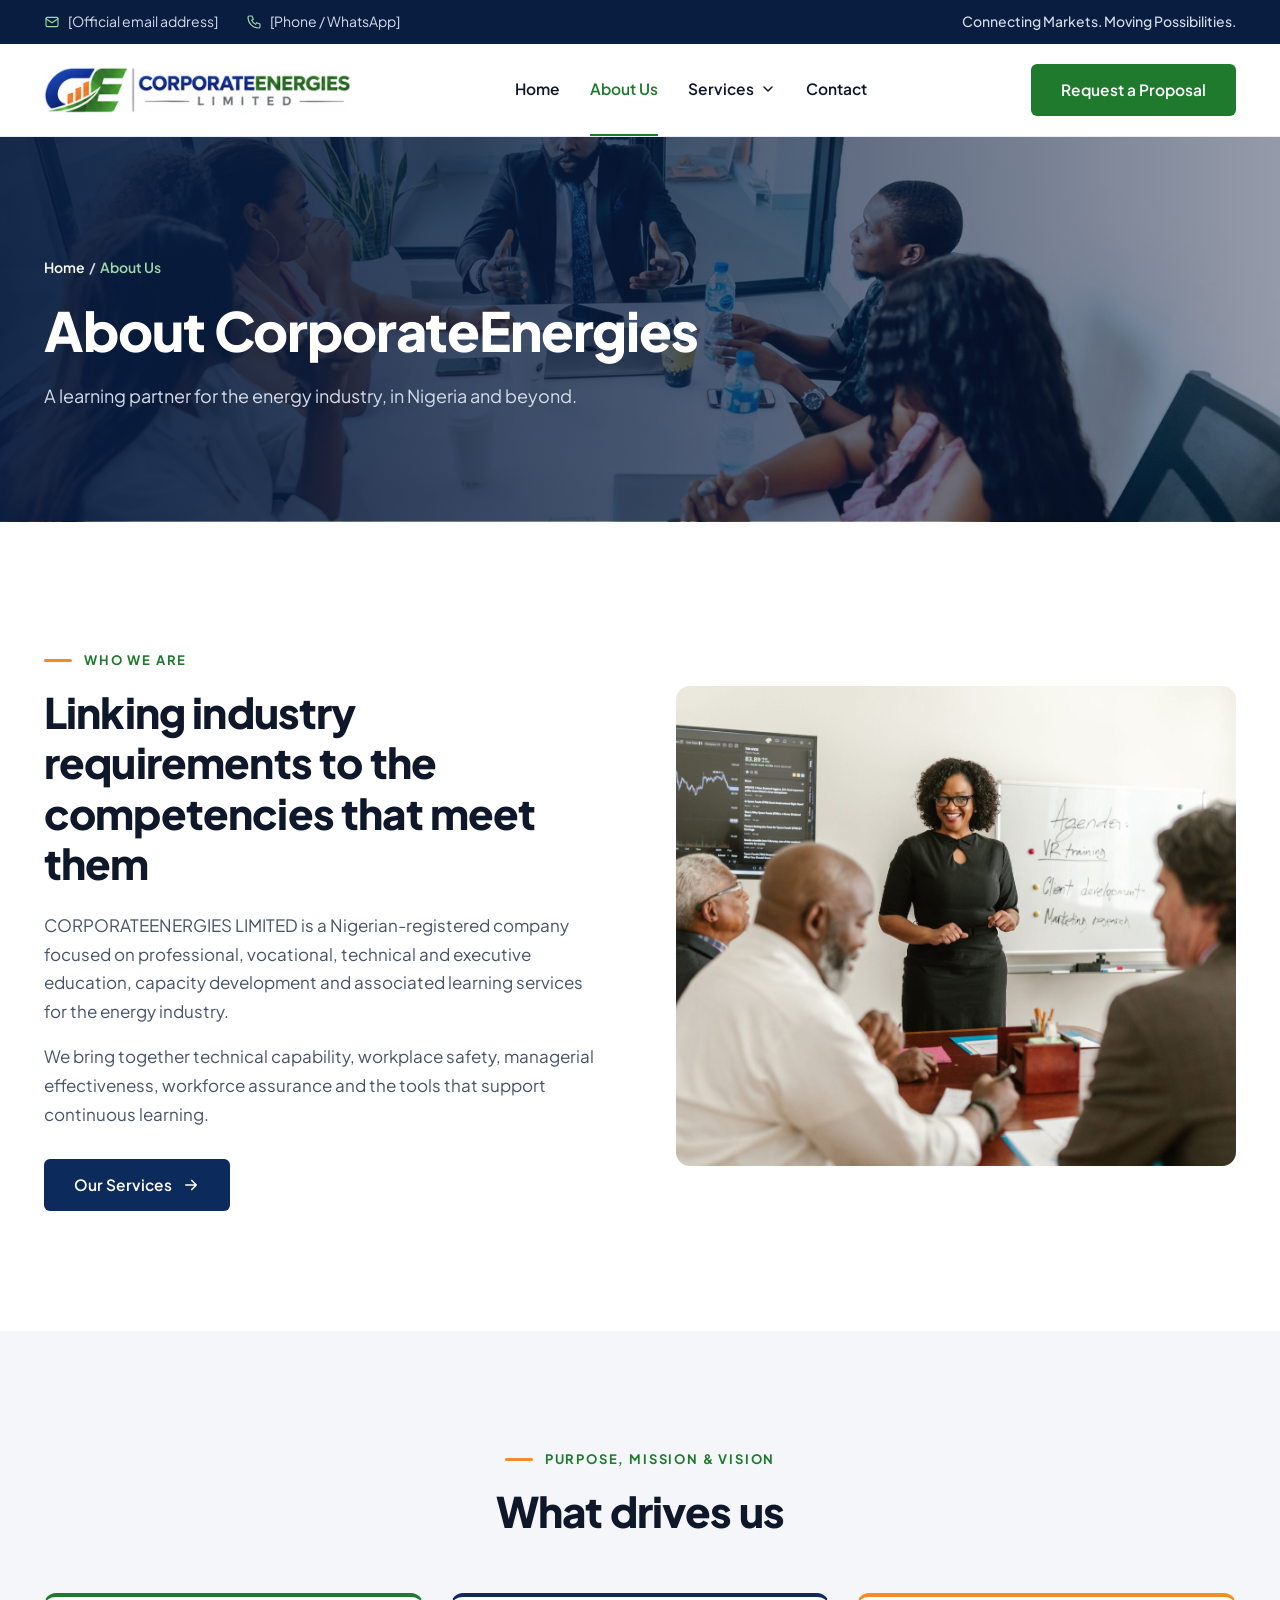
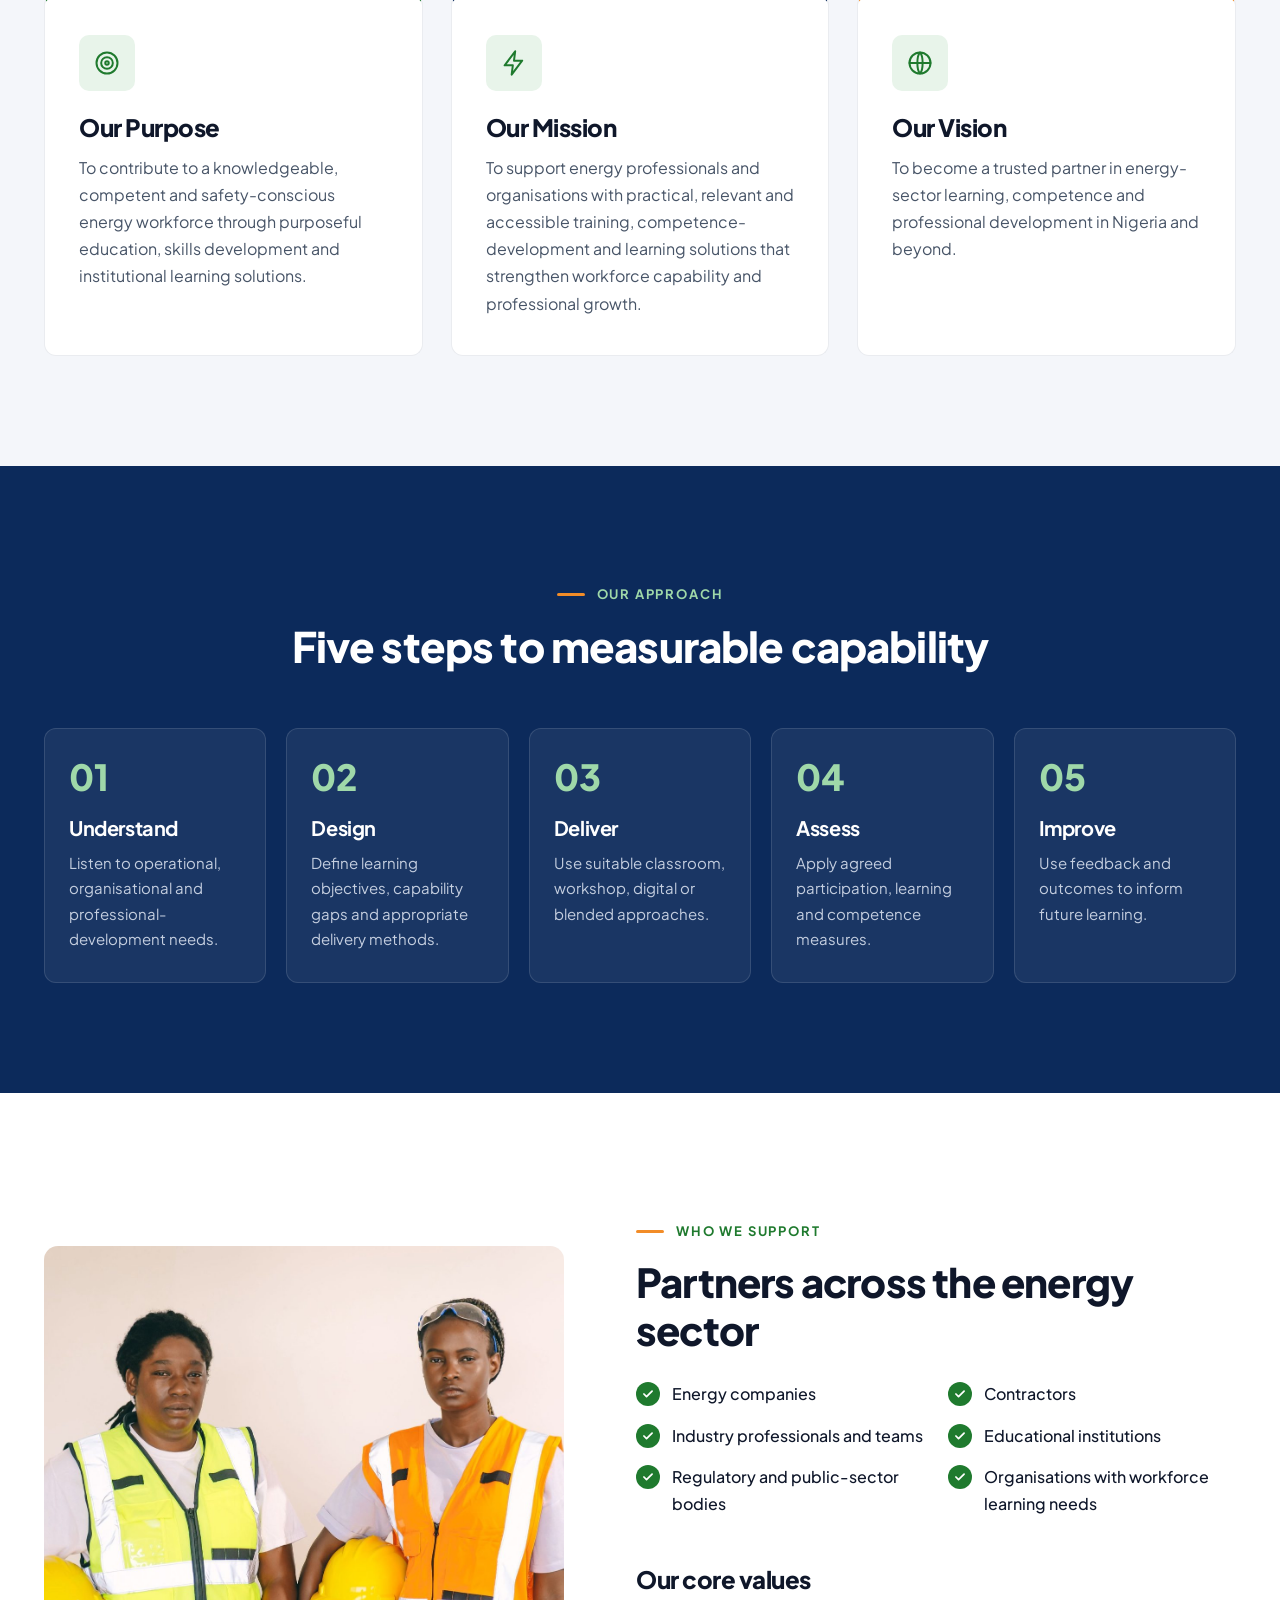
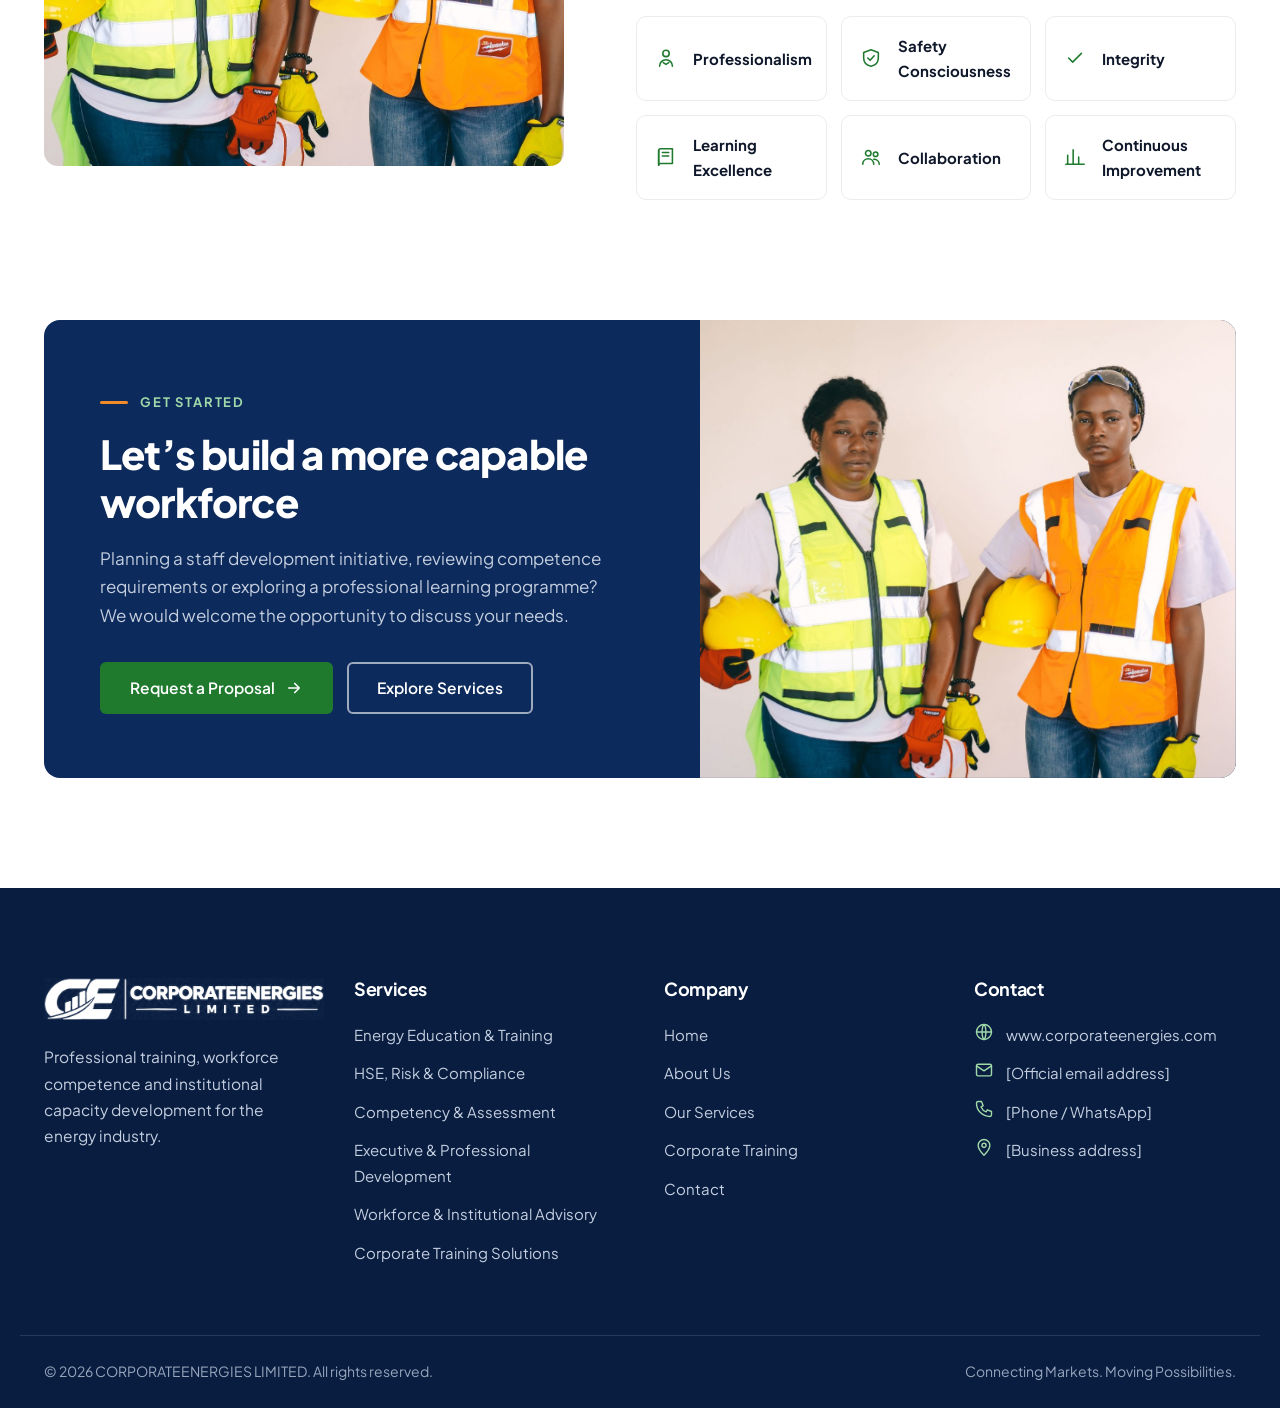
<file: about.html>
<!doctype html>
<html lang="en">
<head>
<meta charset="utf-8">
<meta name="viewport" content="width=device-width, initial-scale=1">
<title>CorporateEnergies — About Us</title>
<meta name="description" content="About CorporateEnergies Limited, a Nigerian-registered energy-sector learning and capacity-development company.">
<link rel="icon" type="image/png" href="assets/img/favicon.png">
<link rel="preconnect" href="https://fonts.googleapis.com">
<link rel="preconnect" href="https://fonts.gstatic.com" crossorigin>
<link href="https://fonts.googleapis.com/css2?family=Plus+Jakarta+Sans:wght@400;500;600;700;800&amp;display=swap" rel="stylesheet">
<link rel="stylesheet" href="css/style.css">
</head>
<body>
<div class="ce">
<div class="top hide-m" style="background:#081D40;color:#D4DCEA;font-size:14px"><div class="wrap" style="display:flex;justify-content:space-between;align-items:center;min-height:44px;gap:20px">
<div style="display:flex;gap:28px;align-items:center"><span style="display:inline-flex;gap:8px;align-items:center"><svg width="16" height="16" viewBox="0 0 24 24" fill="none" stroke="#9FD8A9" stroke-width="1.7" stroke-linecap="round" stroke-linejoin="round" aria-hidden="true"><rect x="3" y="5" width="18" height="14" rx="2"/><path d="m3 7 9 6 9-6"/></svg> [Official email address]</span><span style="display:inline-flex;gap:8px;align-items:center"><svg width="16" height="16" viewBox="0 0 24 24" fill="none" stroke="#9FD8A9" stroke-width="1.7" stroke-linecap="round" stroke-linejoin="round" aria-hidden="true"><path d="M5 3h4l2 5-2.5 1.5a11 11 0 0 0 6 6L16 13l5 2v4a2 2 0 0 1-2 2A16 16 0 0 1 3 5a2 2 0 0 1 2-2z"/></svg> [Phone / WhatsApp]</span></div>
<span style="font-weight:500">Connecting Markets. Moving Possibilities.</span></div></div>
<header style="background:#fff;position:sticky;top:0;z-index:20;box-shadow:0 1px 0 #EAECF0"><div class="wrap" style="display:flex;flex-wrap:wrap;align-items:center;min-height:88px">
<div style="display:flex;align-items:center;justify-content:space-between;gap:24px;width:100%">
<a href="index.html" aria-label="CorporateEnergies Limited home" style="display:inline-flex"><img src="assets/img/logo.png" alt="CorporateEnergies Limited" style="height:46px;width:auto;display:block"></a>
<nav class="nav" aria-label="Main"><a href="index.html" class="">Home</a><a href="about.html" class="on">About Us</a>
<div class="dd"><a href="services.html" class="" aria-haspopup="true">Services <svg width="16" height="16" viewBox="0 0 24 24" fill="none" stroke="currentColor" stroke-width="2.2" stroke-linecap="round" stroke-linejoin="round" aria-hidden="true"><path d="m6 9 6 6 6-6"/></svg></a><div class="ddm" role="menu"><a href="energy-training.html" class=""><span style="display:flex;color:#1F7A2E"><svg width="20" height="20" viewBox="0 0 24 24" fill="none" stroke="#1F7A2E" stroke-width="1.7" stroke-linecap="round" stroke-linejoin="round" aria-hidden="true"><path d="M4 5a2 2 0 0 1 2-2h13v16H6a2 2 0 0 0-2 2z"/><path d="M4 21V5"/><path d="M8 7h7M8 11h7"/></svg></span>Energy Education &amp; Training</a><a href="hse.html" class=""><span style="display:flex;color:#1F7A2E"><svg width="20" height="20" viewBox="0 0 24 24" fill="none" stroke="#1F7A2E" stroke-width="1.7" stroke-linecap="round" stroke-linejoin="round" aria-hidden="true"><path d="M12 3 4 6v6c0 5 3.5 8 8 9 4.5-1 8-4 8-9V6z"/><path d="m8.5 12 2.5 2.5 4.5-5"/></svg></span>HSE, Risk &amp; Compliance</a><a href="competency.html" class=""><span style="display:flex;color:#1F7A2E"><svg width="20" height="20" viewBox="0 0 24 24" fill="none" stroke="#1F7A2E" stroke-width="1.7" stroke-linecap="round" stroke-linejoin="round" aria-hidden="true"><circle cx="12" cy="12" r="9"/><circle cx="12" cy="12" r="5"/><circle cx="12" cy="12" r="1.5"/></svg></span>Competency &amp; Assessment</a><a href="professional-development.html" class=""><span style="display:flex;color:#1F7A2E"><svg width="20" height="20" viewBox="0 0 24 24" fill="none" stroke="#1F7A2E" stroke-width="1.7" stroke-linecap="round" stroke-linejoin="round" aria-hidden="true"><circle cx="12" cy="7" r="3.5"/><path d="M5 21c0-4 3-7 7-7s7 3 7 7"/><path d="m9 17 3 2 3-2"/></svg></span>Executive &amp; Professional Development</a><a href="workforce-advisory.html" class=""><span style="display:flex;color:#1F7A2E"><svg width="20" height="20" viewBox="0 0 24 24" fill="none" stroke="#1F7A2E" stroke-width="1.7" stroke-linecap="round" stroke-linejoin="round" aria-hidden="true"><rect x="9" y="3" width="6" height="5" rx="1"/><rect x="3" y="16" width="6" height="5" rx="1"/><rect x="15" y="16" width="6" height="5" rx="1"/><path d="M12 8v4M6 16v-4h12v4"/></svg></span>Workforce &amp; Institutional Advisory</a><a href="corporate-training.html" class=""><span style="display:flex;color:#1F7A2E"><svg width="20" height="20" viewBox="0 0 24 24" fill="none" stroke="#1F7A2E" stroke-width="1.7" stroke-linecap="round" stroke-linejoin="round" aria-hidden="true"><circle cx="9" cy="8" r="3"/><circle cx="17" cy="9" r="2.5"/><path d="M3 20c0-3.5 2.7-6 6-6s6 2.5 6 6"/><path d="M15 14.5c3 0 6 2 6 5.5"/></svg></span>Corporate Training Solutions</a></div></div><a href="contact.html" class="">Contact</a></nav>
<div style="display:flex;gap:12px;align-items:center"><a href="contact.html" class="btn btn-g hide-l">Request a Proposal</a>
<button type="button" class="burger" aria-label="Open menu" id="menuBtn" aria-expanded="false" aria-controls="mobileNav"><svg width="24" height="24" viewBox="0 0 24 24" fill="none" stroke="#0F172A" stroke-width="2" stroke-linecap="round" stroke-linejoin="round" aria-hidden="true"><path d="M4 7h16M4 12h16M4 17h16"/></svg></button></div></div>
<nav class="mnav" id="mobileNav" hidden aria-label="Mobile" style="width:100%;padding:4px 0 18px"><a href="index.html">Home</a><a href="about.html">About Us</a><a href="services.html">Services</a><a class="sub" href="energy-training.html">Energy Education &amp; Training</a><a class="sub" href="hse.html">HSE, Risk &amp; Compliance</a><a class="sub" href="competency.html">Competency &amp; Assessment</a><a class="sub" href="professional-development.html">Executive &amp; Professional Development</a><a class="sub" href="workforce-advisory.html">Workforce &amp; Institutional Advisory</a><a class="sub" href="corporate-training.html">Corporate Training Solutions</a><a href="contact.html">Contact</a></nav></div></header><section class="bnr bn-exec" style="padding:120px 0 110px"><div class="wrap hin">
<p style="margin:0 0 18px;font-size:14px;font-weight:600;color:#D4DCEA"><a href="index.html" style="color:#fff;text-decoration:none">Home</a> &#160;/&#160; <span style="color:#9FD8A9">About Us</span></p>
<h1 class="h1" style="color:#fff;font-size:54px;font-weight:800;max-width:820px">About CorporateEnergies</h1><p style="color:#D4DCEA;font-size:18px;max-width:620px;margin:18px 0 0">A learning partner for the energy industry, in Nigeria and beyond.</p></div></section>
<section class="sec" style="padding:120px 0"><div class="wrap split" style="display:flex;gap:72px;align-items:center">
<div class="rv rv-l" style="flex:1 1 520px"><span class="eyebrow">Who we are</span><h2 class="h2" style="font-size:42px;font-weight:800;margin:16px 0 22px">Linking industry requirements to the competencies that meet them</h2>
<p style="font-size:17px;margin:0 0 16px">CORPORATEENERGIES LIMITED is a Nigerian-registered company focused on professional, vocational, technical and executive education, capacity development and associated learning services for the energy industry.</p>
<p style="font-size:17px;margin:0 0 30px">We bring together technical capability, workplace safety, managerial effectiveness, workforce assurance and the tools that support continuous learning.</p>
<a href="services.html" class="btn btn-n">Our Services <svg width="18" height="18" viewBox="0 0 24 24" fill="none" stroke="#fff" stroke-width="2.2" stroke-linecap="round" stroke-linejoin="round" aria-hidden="true"><path d="M5 12h14M13 6l6 6-6 6"/></svg></a></div>
<div class="rv rv-r" style="flex:1 1 520px"><img src="assets/img/present.jpg" alt="Facilitator leading a professional development session" style="width:100%;height:480px;object-fit:cover;border-radius:14px;display:block"></div></div></section>
<section class="sec" style="padding:110px 0;background:#F4F6FA"><div class="wrap"><div class="rv" style="text-align:center;margin-bottom:56px"><span class="eyebrow ">Purpose, mission &amp; vision</span><h2 class="h2" style="font-size:42px;font-weight:800;margin-top:16px;color:#0F172A;max-width:760px;margin-left:auto;margin-right:auto">What drives us</h2></div>
<div class="g3"><div class="card rv" style="border-top:4px solid #1F7A2E;padding:38px 34px"><span style="width:56px;height:56px;border-radius:10px;background:#E8F4EA;display:flex;align-items:center;justify-content:center"><svg width="28" height="28" viewBox="0 0 24 24" fill="none" stroke="#1F7A2E" stroke-width="1.7" stroke-linecap="round" stroke-linejoin="round" aria-hidden="true"><circle cx="12" cy="12" r="9"/><circle cx="12" cy="12" r="5"/><circle cx="12" cy="12" r="1.5"/></svg></span><h3 style="font-size:24px;font-weight:800;margin:22px 0 12px">Our Purpose</h3><p style="margin:0;font-size:16px">To contribute to a knowledgeable, competent and safety-conscious energy workforce through purposeful education, skills development and institutional learning solutions.</p></div><div class="card rv" style="border-top:4px solid #0C2A5B;padding:38px 34px"><span style="width:56px;height:56px;border-radius:10px;background:#E8F4EA;display:flex;align-items:center;justify-content:center"><svg width="28" height="28" viewBox="0 0 24 24" fill="none" stroke="#1F7A2E" stroke-width="1.7" stroke-linecap="round" stroke-linejoin="round" aria-hidden="true"><path d="M13 2 4 14h7l-1 8 9-12h-7l1-8z"/></svg></span><h3 style="font-size:24px;font-weight:800;margin:22px 0 12px">Our Mission</h3><p style="margin:0;font-size:16px">To support energy professionals and organisations with practical, relevant and accessible training, competence-development and learning solutions that strengthen workforce capability and professional growth.</p></div><div class="card rv" style="border-top:4px solid #F28C28;padding:38px 34px"><span style="width:56px;height:56px;border-radius:10px;background:#E8F4EA;display:flex;align-items:center;justify-content:center"><svg width="28" height="28" viewBox="0 0 24 24" fill="none" stroke="#1F7A2E" stroke-width="1.7" stroke-linecap="round" stroke-linejoin="round" aria-hidden="true"><circle cx="12" cy="12" r="9"/><path d="M3 12h18M12 3c3 3 3 15 0 18M12 3c-3 3-3 15 0 18"/></svg></span><h3 style="font-size:24px;font-weight:800;margin:22px 0 12px">Our Vision</h3><p style="margin:0;font-size:16px">To become a trusted partner in energy-sector learning, competence and professional development in Nigeria and beyond.</p></div></div></div></section>
<section class="sec" style="padding:110px 0;background:#0C2A5B"><div class="wrap"><div class="rv" style="text-align:center;margin-bottom:56px"><span class="eyebrow lt">Our approach</span><h2 class="h2" style="font-size:42px;font-weight:800;margin-top:16px;color:#fff;max-width:760px;margin-left:auto;margin-right:auto">Five steps to measurable capability</h2></div>
<div class="g5"><div class="rv" style="background:rgba(255,255,255,.06);border:1px solid rgba(255,255,255,.12);border-radius:12px;padding:30px 24px"><span style="font-size:36px;font-weight:800;color:#9FD8A9;line-height:1">01</span><h3 style="color:#fff;font-size:20px;font-weight:700;margin:18px 0 10px">Understand</h3><p style="margin:0;color:#C4CEDF;font-size:15px">Listen to operational, organisational and professional-development needs.</p></div><div class="rv" style="background:rgba(255,255,255,.06);border:1px solid rgba(255,255,255,.12);border-radius:12px;padding:30px 24px"><span style="font-size:36px;font-weight:800;color:#9FD8A9;line-height:1">02</span><h3 style="color:#fff;font-size:20px;font-weight:700;margin:18px 0 10px">Design</h3><p style="margin:0;color:#C4CEDF;font-size:15px">Define learning objectives, capability gaps and appropriate delivery methods.</p></div><div class="rv" style="background:rgba(255,255,255,.06);border:1px solid rgba(255,255,255,.12);border-radius:12px;padding:30px 24px"><span style="font-size:36px;font-weight:800;color:#9FD8A9;line-height:1">03</span><h3 style="color:#fff;font-size:20px;font-weight:700;margin:18px 0 10px">Deliver</h3><p style="margin:0;color:#C4CEDF;font-size:15px">Use suitable classroom, workshop, digital or blended approaches.</p></div><div class="rv" style="background:rgba(255,255,255,.06);border:1px solid rgba(255,255,255,.12);border-radius:12px;padding:30px 24px"><span style="font-size:36px;font-weight:800;color:#9FD8A9;line-height:1">04</span><h3 style="color:#fff;font-size:20px;font-weight:700;margin:18px 0 10px">Assess</h3><p style="margin:0;color:#C4CEDF;font-size:15px">Apply agreed participation, learning and competence measures.</p></div><div class="rv" style="background:rgba(255,255,255,.06);border:1px solid rgba(255,255,255,.12);border-radius:12px;padding:30px 24px"><span style="font-size:36px;font-weight:800;color:#9FD8A9;line-height:1">05</span><h3 style="color:#fff;font-size:20px;font-weight:700;margin:18px 0 10px">Improve</h3><p style="margin:0;color:#C4CEDF;font-size:15px">Use feedback and outcomes to inform future learning.</p></div></div></div></section>
<section class="sec" style="padding:120px 0"><div class="wrap split" style="display:flex;gap:72px;align-items:center">
<div class="rv rv-l" style="flex:1 1 480px"><img src="assets/img/hse.jpg" alt="Safety professionals holding hard hats" style="width:100%;height:520px;object-fit:cover;border-radius:14px;display:block"></div>
<div class="rv rv-r" style="flex:1 1 560px"><span class="eyebrow">Who we support</span><h2 class="h2" style="font-size:40px;font-weight:800;margin:16px 0 26px">Partners across the energy sector</h2>
<div style="display:grid;grid-template-columns:repeat(2,minmax(0,1fr));gap:14px 24px"><div class="chk"><span style="flex-shrink:0;width:24px;height:24px;border-radius:50%;background:#1F7A2E;display:flex;align-items:center;justify-content:center;margin-top:2px"><svg width="14" height="14" viewBox="0 0 24 24" fill="none" stroke="#fff" stroke-width="3" stroke-linecap="round" stroke-linejoin="round" aria-hidden="true"><path d="m5 12 4.5 4.5L19 7"/></svg></span><span style="color:#0F172A;font-weight:500">Energy companies</span></div><div class="chk"><span style="flex-shrink:0;width:24px;height:24px;border-radius:50%;background:#1F7A2E;display:flex;align-items:center;justify-content:center;margin-top:2px"><svg width="14" height="14" viewBox="0 0 24 24" fill="none" stroke="#fff" stroke-width="3" stroke-linecap="round" stroke-linejoin="round" aria-hidden="true"><path d="m5 12 4.5 4.5L19 7"/></svg></span><span style="color:#0F172A;font-weight:500">Contractors</span></div><div class="chk"><span style="flex-shrink:0;width:24px;height:24px;border-radius:50%;background:#1F7A2E;display:flex;align-items:center;justify-content:center;margin-top:2px"><svg width="14" height="14" viewBox="0 0 24 24" fill="none" stroke="#fff" stroke-width="3" stroke-linecap="round" stroke-linejoin="round" aria-hidden="true"><path d="m5 12 4.5 4.5L19 7"/></svg></span><span style="color:#0F172A;font-weight:500">Industry professionals and teams</span></div><div class="chk"><span style="flex-shrink:0;width:24px;height:24px;border-radius:50%;background:#1F7A2E;display:flex;align-items:center;justify-content:center;margin-top:2px"><svg width="14" height="14" viewBox="0 0 24 24" fill="none" stroke="#fff" stroke-width="3" stroke-linecap="round" stroke-linejoin="round" aria-hidden="true"><path d="m5 12 4.5 4.5L19 7"/></svg></span><span style="color:#0F172A;font-weight:500">Educational institutions</span></div><div class="chk"><span style="flex-shrink:0;width:24px;height:24px;border-radius:50%;background:#1F7A2E;display:flex;align-items:center;justify-content:center;margin-top:2px"><svg width="14" height="14" viewBox="0 0 24 24" fill="none" stroke="#fff" stroke-width="3" stroke-linecap="round" stroke-linejoin="round" aria-hidden="true"><path d="m5 12 4.5 4.5L19 7"/></svg></span><span style="color:#0F172A;font-weight:500">Regulatory and public-sector bodies</span></div><div class="chk"><span style="flex-shrink:0;width:24px;height:24px;border-radius:50%;background:#1F7A2E;display:flex;align-items:center;justify-content:center;margin-top:2px"><svg width="14" height="14" viewBox="0 0 24 24" fill="none" stroke="#fff" stroke-width="3" stroke-linecap="round" stroke-linejoin="round" aria-hidden="true"><path d="m5 12 4.5 4.5L19 7"/></svg></span><span style="color:#0F172A;font-weight:500">Organisations with workforce learning needs</span></div></div>
<h3 style="font-size:24px;font-weight:800;margin:48px 0 22px">Our core values</h3>
<div class="g3" style="gap:14px"><div class="ind rv" style="padding:16px 18px"><span style="display:flex"><svg width="22" height="22" viewBox="0 0 24 24" fill="none" stroke="#1F7A2E" stroke-width="1.7" stroke-linecap="round" stroke-linejoin="round" aria-hidden="true"><circle cx="12" cy="7" r="3.5"/><path d="M5 21c0-4 3-7 7-7s7 3 7 7"/><path d="m9 17 3 2 3-2"/></svg></span><span style="font-weight:700;color:#0F172A;font-size:15px">Professionalism</span></div><div class="ind rv" style="padding:16px 18px"><span style="display:flex"><svg width="22" height="22" viewBox="0 0 24 24" fill="none" stroke="#1F7A2E" stroke-width="1.7" stroke-linecap="round" stroke-linejoin="round" aria-hidden="true"><path d="M12 3 4 6v6c0 5 3.5 8 8 9 4.5-1 8-4 8-9V6z"/><path d="m8.5 12 2.5 2.5 4.5-5"/></svg></span><span style="font-weight:700;color:#0F172A;font-size:15px">Safety Consciousness</span></div><div class="ind rv" style="padding:16px 18px"><span style="display:flex"><svg width="22" height="22" viewBox="0 0 24 24" fill="none" stroke="#1F7A2E" stroke-width="1.7" stroke-linecap="round" stroke-linejoin="round" aria-hidden="true"><path d="m5 12 4.5 4.5L19 7"/></svg></span><span style="font-weight:700;color:#0F172A;font-size:15px">Integrity</span></div><div class="ind rv" style="padding:16px 18px"><span style="display:flex"><svg width="22" height="22" viewBox="0 0 24 24" fill="none" stroke="#1F7A2E" stroke-width="1.7" stroke-linecap="round" stroke-linejoin="round" aria-hidden="true"><path d="M4 5a2 2 0 0 1 2-2h13v16H6a2 2 0 0 0-2 2z"/><path d="M4 21V5"/><path d="M8 7h7M8 11h7"/></svg></span><span style="font-weight:700;color:#0F172A;font-size:15px">Learning Excellence</span></div><div class="ind rv" style="padding:16px 18px"><span style="display:flex"><svg width="22" height="22" viewBox="0 0 24 24" fill="none" stroke="#1F7A2E" stroke-width="1.7" stroke-linecap="round" stroke-linejoin="round" aria-hidden="true"><circle cx="9" cy="8" r="3"/><circle cx="17" cy="9" r="2.5"/><path d="M3 20c0-3.5 2.7-6 6-6s6 2.5 6 6"/><path d="M15 14.5c3 0 6 2 6 5.5"/></svg></span><span style="font-weight:700;color:#0F172A;font-size:15px">Collaboration</span></div><div class="ind rv" style="padding:16px 18px"><span style="display:flex"><svg width="22" height="22" viewBox="0 0 24 24" fill="none" stroke="#1F7A2E" stroke-width="1.7" stroke-linecap="round" stroke-linejoin="round" aria-hidden="true"><path d="M4 20V10M10 20V4M16 20v-8M22 20H2"/></svg></span><span style="font-weight:700;color:#0F172A;font-size:15px">Continuous Improvement</span></div></div></div></div></section><section class="sec" style="padding:0 0 110px"><div class="wrap"><div class="split rv rv-z" style="display:flex;border-radius:16px;overflow:hidden;background:#0C2A5B">
<div class="rv rv-r" style="flex:1 1 560px;padding:64px 56px"><span class="eyebrow lt">Get started</span>
<h2 class="h2" style="color:#fff;font-size:40px;font-weight:800;margin:16px 0 18px">Let&#8217;s build a more capable workforce</h2>
<p style="color:#C4CEDF;font-size:17px;margin:0 0 32px;max-width:520px">Planning a staff development initiative, reviewing competence requirements or exploring a professional learning programme? We would welcome the opportunity to discuss your needs.</p>
<div style="display:flex;gap:14px;flex-wrap:wrap"><a href="contact.html" class="btn btn-g">Request a Proposal <svg width="18" height="18" viewBox="0 0 24 24" fill="none" stroke="#fff" stroke-width="2.2" stroke-linecap="round" stroke-linejoin="round" aria-hidden="true"><path d="M5 12h14M13 6l6 6-6 6"/></svg></a><a href="services.html" class="btn btn-ow">Explore Services</a></div></div>
<div class="rv rv-r" style="flex:1 1 440px;min-height:340px;position:relative"><img src="assets/img/hse.jpg" alt="Safety professionals in protective equipment" style="position:absolute;inset:0;width:100%;height:100%;object-fit:cover"></div></div></div></section><footer class="foot" style="background:#081D40;padding:90px 0 0">
<div class="wrap" style="display:grid;grid-template-columns:repeat(auto-fit,minmax(210px,1fr));gap:48px">
<div style="max-width:360px"><img src="assets/img/logo-white.png" alt="CorporateEnergies Limited" style="height:42px;width:auto;display:block">
<p style="margin:24px 0 0;color:#C4CEDF;font-size:15.5px">Professional training, workforce competence and institutional capacity development for the energy industry.</p></div>
<div><h4 style="color:#fff;font-size:18px;font-weight:700;margin-bottom:22px">Services</h4><div style="display:flex;flex-direction:column;gap:13px"><a href="energy-training.html">Energy Education &amp; Training</a><a href="hse.html">HSE, Risk &amp; Compliance</a><a href="competency.html">Competency &amp; Assessment</a><a href="professional-development.html">Executive &amp; Professional Development</a><a href="workforce-advisory.html">Workforce &amp; Institutional Advisory</a><a href="corporate-training.html">Corporate Training Solutions</a></div></div><div><h4 style="color:#fff;font-size:18px;font-weight:700;margin-bottom:22px">Company</h4><div style="display:flex;flex-direction:column;gap:13px"><a href="index.html">Home</a><a href="about.html">About Us</a><a href="services.html">Our Services</a><a href="corporate-training.html">Corporate Training</a><a href="contact.html">Contact</a></div></div><div><h4 style="color:#fff;font-size:18px;font-weight:700;margin-bottom:22px">Contact</h4><div style="display:flex;flex-direction:column;gap:13px"><span style="display:flex;gap:12px;align-items:flex-start;color:#C4CEDF;font-size:15px"><svg width="20" height="20" viewBox="0 0 24 24" fill="none" stroke="#9FD8A9" stroke-width="1.7" stroke-linecap="round" stroke-linejoin="round" aria-hidden="true"><circle cx="12" cy="12" r="9"/><path d="M3 12h18M12 3c3 3 3 15 0 18M12 3c-3 3-3 15 0 18"/></svg>www.corporateenergies.com</span><span style="display:flex;gap:12px;align-items:flex-start;color:#C4CEDF;font-size:15px"><svg width="20" height="20" viewBox="0 0 24 24" fill="none" stroke="#9FD8A9" stroke-width="1.7" stroke-linecap="round" stroke-linejoin="round" aria-hidden="true"><rect x="3" y="5" width="18" height="14" rx="2"/><path d="m3 7 9 6 9-6"/></svg>[Official email address]</span><span style="display:flex;gap:12px;align-items:flex-start;color:#C4CEDF;font-size:15px"><svg width="20" height="20" viewBox="0 0 24 24" fill="none" stroke="#9FD8A9" stroke-width="1.7" stroke-linecap="round" stroke-linejoin="round" aria-hidden="true"><path d="M5 3h4l2 5-2.5 1.5a11 11 0 0 0 6 6L16 13l5 2v4a2 2 0 0 1-2 2A16 16 0 0 1 3 5a2 2 0 0 1 2-2z"/></svg>[Phone / WhatsApp]</span><span style="display:flex;gap:12px;align-items:flex-start;color:#C4CEDF;font-size:15px"><svg width="20" height="20" viewBox="0 0 24 24" fill="none" stroke="#9FD8A9" stroke-width="1.7" stroke-linecap="round" stroke-linejoin="round" aria-hidden="true"><path d="M12 22s7-7 7-12a7 7 0 0 0-14 0c0 5 7 12 7 12z"/><circle cx="12" cy="10" r="2.5"/></svg>[Business address]</span></div></div></div>
<div class="wrap" style="border-top:1px solid rgba(255,255,255,.12);margin-top:70px;padding-top:24px;padding-bottom:24px;display:flex;justify-content:space-between;flex-wrap:wrap;gap:12px;font-size:14px;color:#98A6BD">
<span>&#169; 2026 CORPORATEENERGIES LIMITED. All rights reserved.</span><span>Connecting Markets. Moving Possibilities.</span></div></footer>
</div>
<script src="js/main.js" defer></script>
</body>
</html>
</file>
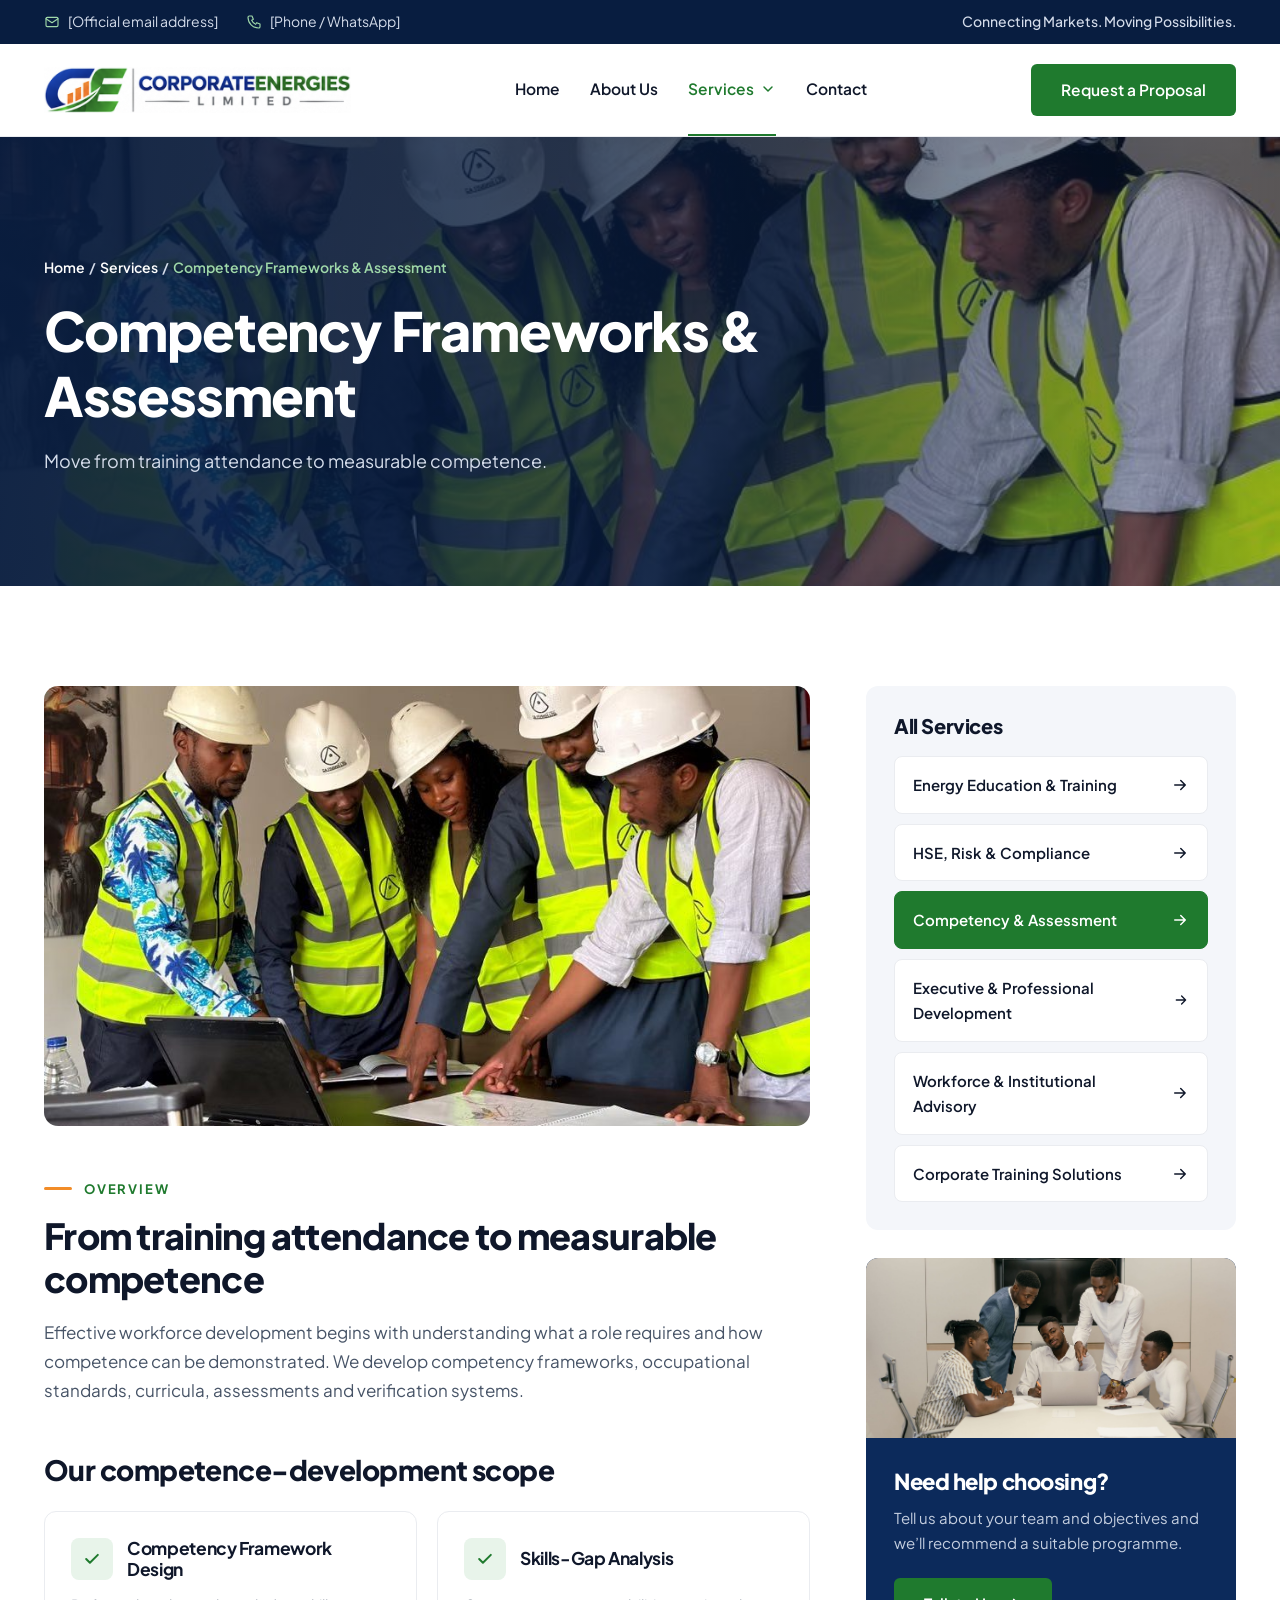
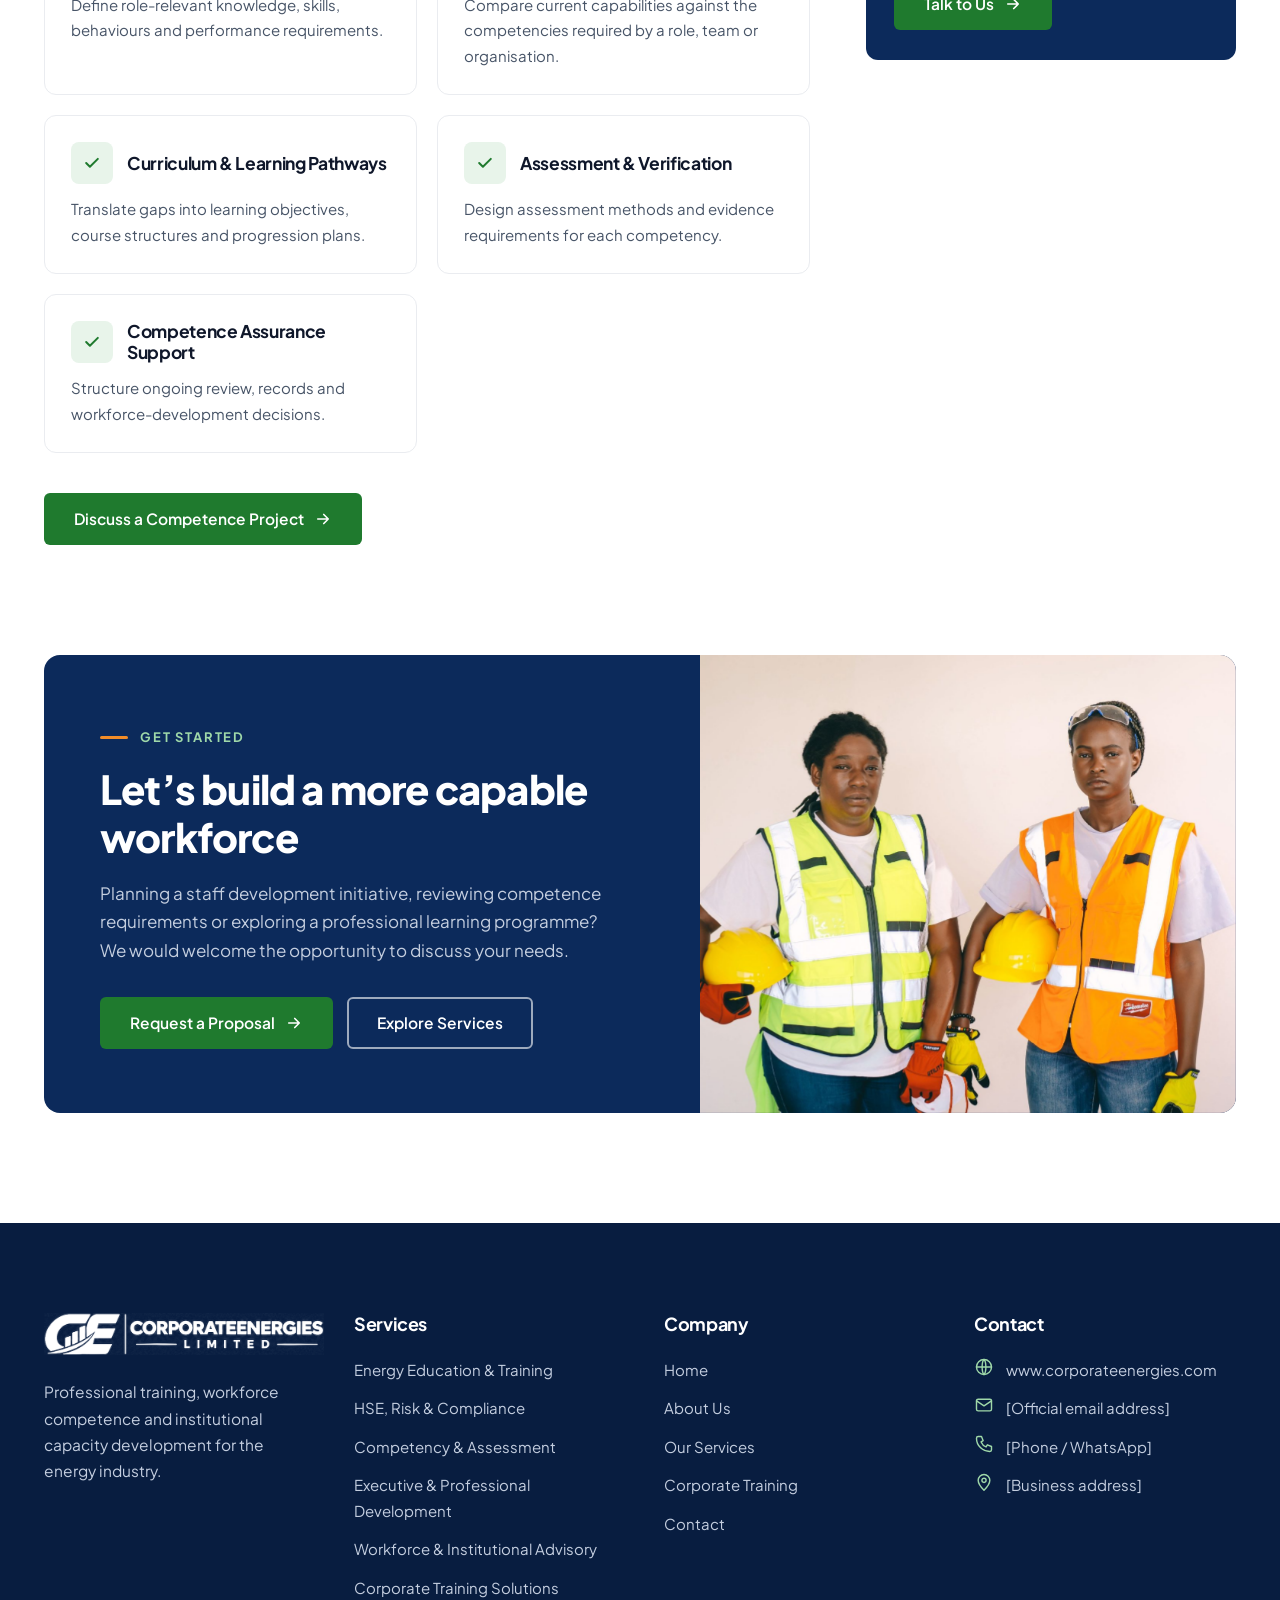
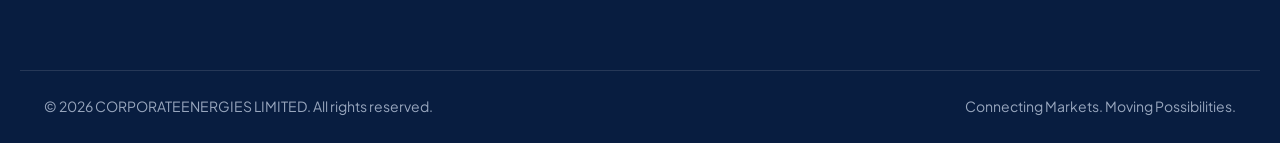
<file: competency.html>
<!doctype html>
<html lang="en">
<head>
<meta charset="utf-8">
<meta name="viewport" content="width=device-width, initial-scale=1">
<title>Competency &amp; Assessment | CorporateEnergies</title>
<meta name="description" content="Competency &amp; Assessment — CorporateEnergies Limited energy-sector training and advisory services.">
<link rel="icon" type="image/png" href="assets/img/favicon.png">
<link rel="preconnect" href="https://fonts.googleapis.com">
<link rel="preconnect" href="https://fonts.gstatic.com" crossorigin>
<link href="https://fonts.googleapis.com/css2?family=Plus+Jakarta+Sans:wght@400;500;600;700;800&amp;display=swap" rel="stylesheet">
<link rel="stylesheet" href="css/style.css">
</head>
<body>
<div class="ce">
<div class="top hide-m" style="background:#081D40;color:#D4DCEA;font-size:14px"><div class="wrap" style="display:flex;justify-content:space-between;align-items:center;min-height:44px;gap:20px">
<div style="display:flex;gap:28px;align-items:center"><span style="display:inline-flex;gap:8px;align-items:center"><svg width="16" height="16" viewBox="0 0 24 24" fill="none" stroke="#9FD8A9" stroke-width="1.7" stroke-linecap="round" stroke-linejoin="round" aria-hidden="true"><rect x="3" y="5" width="18" height="14" rx="2"/><path d="m3 7 9 6 9-6"/></svg> [Official email address]</span><span style="display:inline-flex;gap:8px;align-items:center"><svg width="16" height="16" viewBox="0 0 24 24" fill="none" stroke="#9FD8A9" stroke-width="1.7" stroke-linecap="round" stroke-linejoin="round" aria-hidden="true"><path d="M5 3h4l2 5-2.5 1.5a11 11 0 0 0 6 6L16 13l5 2v4a2 2 0 0 1-2 2A16 16 0 0 1 3 5a2 2 0 0 1 2-2z"/></svg> [Phone / WhatsApp]</span></div>
<span style="font-weight:500">Connecting Markets. Moving Possibilities.</span></div></div>
<header style="background:#fff;position:sticky;top:0;z-index:20;box-shadow:0 1px 0 #EAECF0"><div class="wrap" style="display:flex;flex-wrap:wrap;align-items:center;min-height:88px">
<div style="display:flex;align-items:center;justify-content:space-between;gap:24px;width:100%">
<a href="index.html" aria-label="CorporateEnergies Limited home" style="display:inline-flex"><img src="assets/img/logo.png" alt="CorporateEnergies Limited" style="height:46px;width:auto;display:block"></a>
<nav class="nav" aria-label="Main"><a href="index.html" class="">Home</a><a href="about.html" class="">About Us</a>
<div class="dd"><a href="services.html" class="on" aria-haspopup="true">Services <svg width="16" height="16" viewBox="0 0 24 24" fill="none" stroke="currentColor" stroke-width="2.2" stroke-linecap="round" stroke-linejoin="round" aria-hidden="true"><path d="m6 9 6 6 6-6"/></svg></a><div class="ddm" role="menu"><a href="energy-training.html" class=""><span style="display:flex;color:#1F7A2E"><svg width="20" height="20" viewBox="0 0 24 24" fill="none" stroke="#1F7A2E" stroke-width="1.7" stroke-linecap="round" stroke-linejoin="round" aria-hidden="true"><path d="M4 5a2 2 0 0 1 2-2h13v16H6a2 2 0 0 0-2 2z"/><path d="M4 21V5"/><path d="M8 7h7M8 11h7"/></svg></span>Energy Education &amp; Training</a><a href="hse.html" class=""><span style="display:flex;color:#1F7A2E"><svg width="20" height="20" viewBox="0 0 24 24" fill="none" stroke="#1F7A2E" stroke-width="1.7" stroke-linecap="round" stroke-linejoin="round" aria-hidden="true"><path d="M12 3 4 6v6c0 5 3.5 8 8 9 4.5-1 8-4 8-9V6z"/><path d="m8.5 12 2.5 2.5 4.5-5"/></svg></span>HSE, Risk &amp; Compliance</a><a href="competency.html" class="on"><span style="display:flex;color:#1F7A2E"><svg width="20" height="20" viewBox="0 0 24 24" fill="none" stroke="#1F7A2E" stroke-width="1.7" stroke-linecap="round" stroke-linejoin="round" aria-hidden="true"><circle cx="12" cy="12" r="9"/><circle cx="12" cy="12" r="5"/><circle cx="12" cy="12" r="1.5"/></svg></span>Competency &amp; Assessment</a><a href="professional-development.html" class=""><span style="display:flex;color:#1F7A2E"><svg width="20" height="20" viewBox="0 0 24 24" fill="none" stroke="#1F7A2E" stroke-width="1.7" stroke-linecap="round" stroke-linejoin="round" aria-hidden="true"><circle cx="12" cy="7" r="3.5"/><path d="M5 21c0-4 3-7 7-7s7 3 7 7"/><path d="m9 17 3 2 3-2"/></svg></span>Executive &amp; Professional Development</a><a href="workforce-advisory.html" class=""><span style="display:flex;color:#1F7A2E"><svg width="20" height="20" viewBox="0 0 24 24" fill="none" stroke="#1F7A2E" stroke-width="1.7" stroke-linecap="round" stroke-linejoin="round" aria-hidden="true"><rect x="9" y="3" width="6" height="5" rx="1"/><rect x="3" y="16" width="6" height="5" rx="1"/><rect x="15" y="16" width="6" height="5" rx="1"/><path d="M12 8v4M6 16v-4h12v4"/></svg></span>Workforce &amp; Institutional Advisory</a><a href="corporate-training.html" class=""><span style="display:flex;color:#1F7A2E"><svg width="20" height="20" viewBox="0 0 24 24" fill="none" stroke="#1F7A2E" stroke-width="1.7" stroke-linecap="round" stroke-linejoin="round" aria-hidden="true"><circle cx="9" cy="8" r="3"/><circle cx="17" cy="9" r="2.5"/><path d="M3 20c0-3.5 2.7-6 6-6s6 2.5 6 6"/><path d="M15 14.5c3 0 6 2 6 5.5"/></svg></span>Corporate Training Solutions</a></div></div><a href="contact.html" class="">Contact</a></nav>
<div style="display:flex;gap:12px;align-items:center"><a href="contact.html" class="btn btn-g hide-l">Request a Proposal</a>
<button type="button" class="burger" aria-label="Open menu" id="menuBtn" aria-expanded="false" aria-controls="mobileNav"><svg width="24" height="24" viewBox="0 0 24 24" fill="none" stroke="#0F172A" stroke-width="2" stroke-linecap="round" stroke-linejoin="round" aria-hidden="true"><path d="M4 7h16M4 12h16M4 17h16"/></svg></button></div></div>
<nav class="mnav" id="mobileNav" hidden aria-label="Mobile" style="width:100%;padding:4px 0 18px"><a href="index.html">Home</a><a href="about.html">About Us</a><a href="services.html">Services</a><a class="sub" href="energy-training.html">Energy Education &amp; Training</a><a class="sub" href="hse.html">HSE, Risk &amp; Compliance</a><a class="sub" href="competency.html">Competency &amp; Assessment</a><a class="sub" href="professional-development.html">Executive &amp; Professional Development</a><a class="sub" href="workforce-advisory.html">Workforce &amp; Institutional Advisory</a><a class="sub" href="corporate-training.html">Corporate Training Solutions</a><a href="contact.html">Contact</a></nav></div></header><section class="bnr bn-hero" style="padding:120px 0 110px"><div class="wrap hin">
<p style="margin:0 0 18px;font-size:14px;font-weight:600;color:#D4DCEA"><a href="index.html" style="color:#fff;text-decoration:none">Home</a> &#160;/&#160; <a href="services.html" style="color:#fff;text-decoration:none">Services</a> &#160;/&#160; <span style="color:#9FD8A9">Competency Frameworks &amp; Assessment</span></p>
<h1 class="h1" style="color:#fff;font-size:54px;font-weight:800;max-width:820px">Competency Frameworks &amp; Assessment</h1><p style="color:#D4DCEA;font-size:18px;max-width:620px;margin:18px 0 0">Move from training attendance to measurable competence.</p></div></section>
<section class="sec" style="padding:100px 0 110px"><div class="wrap split" style="display:flex;gap:56px;align-items:flex-start">
<div class="rv rv-l" style="flex:1 1 660px;min-width:0"><img src="assets/img/hero.jpg" alt="" style="width:100%;height:440px;object-fit:cover;object-position:center 75%;border-radius:14px;display:block;margin-bottom:44px">
<span class="eyebrow">Overview</span><h2 class="h2" style="font-size:36px;font-weight:800;margin:14px 0 18px">From training attendance to measurable competence</h2><p style="font-size:17px;margin:0">Effective workforce development begins with understanding what a role requires and how competence can be demonstrated. We develop competency frameworks, occupational standards, curricula, assessments and verification systems.</p>
<h3 style="font-size:28px;font-weight:800;margin:48px 0 24px">Our competence-development scope</h3><div class="g2" style="gap:20px"><div class="card rv" style="padding:26px 26px"><div style="display:flex;gap:14px;align-items:center;margin-bottom:12px"><span style="width:42px;height:42px;flex-shrink:0;border-radius:8px;background:#E8F4EA;display:flex;align-items:center;justify-content:center"><svg width="20" height="20" viewBox="0 0 24 24" fill="none" stroke="#1F7A2E" stroke-width="2.4" stroke-linecap="round" stroke-linejoin="round" aria-hidden="true"><path d="m5 12 4.5 4.5L19 7"/></svg></span><h4 style="font-size:17.5px;font-weight:700">Competency Framework Design</h4></div><p style="margin:0;font-size:15px">Define role-relevant knowledge, skills, behaviours and performance requirements.</p></div><div class="card rv" style="padding:26px 26px"><div style="display:flex;gap:14px;align-items:center;margin-bottom:12px"><span style="width:42px;height:42px;flex-shrink:0;border-radius:8px;background:#E8F4EA;display:flex;align-items:center;justify-content:center"><svg width="20" height="20" viewBox="0 0 24 24" fill="none" stroke="#1F7A2E" stroke-width="2.4" stroke-linecap="round" stroke-linejoin="round" aria-hidden="true"><path d="m5 12 4.5 4.5L19 7"/></svg></span><h4 style="font-size:17.5px;font-weight:700">Skills-Gap Analysis</h4></div><p style="margin:0;font-size:15px">Compare current capabilities against the competencies required by a role, team or organisation.</p></div><div class="card rv" style="padding:26px 26px"><div style="display:flex;gap:14px;align-items:center;margin-bottom:12px"><span style="width:42px;height:42px;flex-shrink:0;border-radius:8px;background:#E8F4EA;display:flex;align-items:center;justify-content:center"><svg width="20" height="20" viewBox="0 0 24 24" fill="none" stroke="#1F7A2E" stroke-width="2.4" stroke-linecap="round" stroke-linejoin="round" aria-hidden="true"><path d="m5 12 4.5 4.5L19 7"/></svg></span><h4 style="font-size:17.5px;font-weight:700">Curriculum &amp; Learning Pathways</h4></div><p style="margin:0;font-size:15px">Translate gaps into learning objectives, course structures and progression plans.</p></div><div class="card rv" style="padding:26px 26px"><div style="display:flex;gap:14px;align-items:center;margin-bottom:12px"><span style="width:42px;height:42px;flex-shrink:0;border-radius:8px;background:#E8F4EA;display:flex;align-items:center;justify-content:center"><svg width="20" height="20" viewBox="0 0 24 24" fill="none" stroke="#1F7A2E" stroke-width="2.4" stroke-linecap="round" stroke-linejoin="round" aria-hidden="true"><path d="m5 12 4.5 4.5L19 7"/></svg></span><h4 style="font-size:17.5px;font-weight:700">Assessment &amp; Verification</h4></div><p style="margin:0;font-size:15px">Design assessment methods and evidence requirements for each competency.</p></div><div class="card rv" style="padding:26px 26px"><div style="display:flex;gap:14px;align-items:center;margin-bottom:12px"><span style="width:42px;height:42px;flex-shrink:0;border-radius:8px;background:#E8F4EA;display:flex;align-items:center;justify-content:center"><svg width="20" height="20" viewBox="0 0 24 24" fill="none" stroke="#1F7A2E" stroke-width="2.4" stroke-linecap="round" stroke-linejoin="round" aria-hidden="true"><path d="m5 12 4.5 4.5L19 7"/></svg></span><h4 style="font-size:17.5px;font-weight:700">Competence Assurance Support</h4></div><p style="margin:0;font-size:15px">Structure ongoing review, records and workforce-development decisions.</p></div></div><a href="contact.html" class="btn btn-g" style="margin-top:40px">Discuss a Competence Project <svg width="18" height="18" viewBox="0 0 24 24" fill="none" stroke="#fff" stroke-width="2.2" stroke-linecap="round" stroke-linejoin="round" aria-hidden="true"><path d="M5 12h14M13 6l6 6-6 6"/></svg></a></div><aside class="rv rv-r" style="flex:0 1 370px;min-width:290px;display:flex;flex-direction:column;gap:28px">
<div style="background:#F4F6FA;border-radius:12px;padding:28px"><h3 style="font-size:20px;font-weight:800;margin-bottom:18px">All Services</h3><nav class="side" aria-label="Services" style="display:flex;flex-direction:column;gap:10px"><a href="energy-training.html" class="">Energy Education &amp; Training<svg width="18" height="18" viewBox="0 0 24 24" fill="none" stroke="currentColor" stroke-width="2" stroke-linecap="round" stroke-linejoin="round" aria-hidden="true"><path d="M5 12h14M13 6l6 6-6 6"/></svg></a><a href="hse.html" class="">HSE, Risk &amp; Compliance<svg width="18" height="18" viewBox="0 0 24 24" fill="none" stroke="currentColor" stroke-width="2" stroke-linecap="round" stroke-linejoin="round" aria-hidden="true"><path d="M5 12h14M13 6l6 6-6 6"/></svg></a><a href="competency.html" class="on">Competency &amp; Assessment<svg width="18" height="18" viewBox="0 0 24 24" fill="none" stroke="currentColor" stroke-width="2" stroke-linecap="round" stroke-linejoin="round" aria-hidden="true"><path d="M5 12h14M13 6l6 6-6 6"/></svg></a><a href="professional-development.html" class="">Executive &amp; Professional Development<svg width="18" height="18" viewBox="0 0 24 24" fill="none" stroke="currentColor" stroke-width="2" stroke-linecap="round" stroke-linejoin="round" aria-hidden="true"><path d="M5 12h14M13 6l6 6-6 6"/></svg></a><a href="workforce-advisory.html" class="">Workforce &amp; Institutional Advisory<svg width="18" height="18" viewBox="0 0 24 24" fill="none" stroke="currentColor" stroke-width="2" stroke-linecap="round" stroke-linejoin="round" aria-hidden="true"><path d="M5 12h14M13 6l6 6-6 6"/></svg></a><a href="corporate-training.html" class="">Corporate Training Solutions<svg width="18" height="18" viewBox="0 0 24 24" fill="none" stroke="currentColor" stroke-width="2" stroke-linecap="round" stroke-linejoin="round" aria-hidden="true"><path d="M5 12h14M13 6l6 6-6 6"/></svg></a></nav></div>
<div style="border-radius:12px;overflow:hidden;background:#0C2A5B"><img src="assets/img/team.jpg" alt="" style="width:100%;height:180px;object-fit:cover;display:block">
<div style="padding:30px 28px"><h3 style="color:#fff;font-size:22px;font-weight:800;margin-bottom:10px">Need help choosing?</h3>
<p style="color:#C4CEDF;font-size:15px;margin:0 0 22px">Tell us about your team and objectives and we&#8217;ll recommend a suitable programme.</p>
<a href="contact.html" class="btn btn-g">Talk to Us <svg width="18" height="18" viewBox="0 0 24 24" fill="none" stroke="#fff" stroke-width="2.2" stroke-linecap="round" stroke-linejoin="round" aria-hidden="true"><path d="M5 12h14M13 6l6 6-6 6"/></svg></a></div></div></aside></div></section><section class="sec" style="padding:0 0 110px"><div class="wrap"><div class="split rv rv-z" style="display:flex;border-radius:16px;overflow:hidden;background:#0C2A5B">
<div class="rv rv-r" style="flex:1 1 560px;padding:64px 56px"><span class="eyebrow lt">Get started</span>
<h2 class="h2" style="color:#fff;font-size:40px;font-weight:800;margin:16px 0 18px">Let&#8217;s build a more capable workforce</h2>
<p style="color:#C4CEDF;font-size:17px;margin:0 0 32px;max-width:520px">Planning a staff development initiative, reviewing competence requirements or exploring a professional learning programme? We would welcome the opportunity to discuss your needs.</p>
<div style="display:flex;gap:14px;flex-wrap:wrap"><a href="contact.html" class="btn btn-g">Request a Proposal <svg width="18" height="18" viewBox="0 0 24 24" fill="none" stroke="#fff" stroke-width="2.2" stroke-linecap="round" stroke-linejoin="round" aria-hidden="true"><path d="M5 12h14M13 6l6 6-6 6"/></svg></a><a href="services.html" class="btn btn-ow">Explore Services</a></div></div>
<div class="rv rv-r" style="flex:1 1 440px;min-height:340px;position:relative"><img src="assets/img/hse.jpg" alt="Safety professionals in protective equipment" style="position:absolute;inset:0;width:100%;height:100%;object-fit:cover"></div></div></div></section><footer class="foot" style="background:#081D40;padding:90px 0 0">
<div class="wrap" style="display:grid;grid-template-columns:repeat(auto-fit,minmax(210px,1fr));gap:48px">
<div style="max-width:360px"><img src="assets/img/logo-white.png" alt="CorporateEnergies Limited" style="height:42px;width:auto;display:block">
<p style="margin:24px 0 0;color:#C4CEDF;font-size:15.5px">Professional training, workforce competence and institutional capacity development for the energy industry.</p></div>
<div><h4 style="color:#fff;font-size:18px;font-weight:700;margin-bottom:22px">Services</h4><div style="display:flex;flex-direction:column;gap:13px"><a href="energy-training.html">Energy Education &amp; Training</a><a href="hse.html">HSE, Risk &amp; Compliance</a><a href="competency.html">Competency &amp; Assessment</a><a href="professional-development.html">Executive &amp; Professional Development</a><a href="workforce-advisory.html">Workforce &amp; Institutional Advisory</a><a href="corporate-training.html">Corporate Training Solutions</a></div></div><div><h4 style="color:#fff;font-size:18px;font-weight:700;margin-bottom:22px">Company</h4><div style="display:flex;flex-direction:column;gap:13px"><a href="index.html">Home</a><a href="about.html">About Us</a><a href="services.html">Our Services</a><a href="corporate-training.html">Corporate Training</a><a href="contact.html">Contact</a></div></div><div><h4 style="color:#fff;font-size:18px;font-weight:700;margin-bottom:22px">Contact</h4><div style="display:flex;flex-direction:column;gap:13px"><span style="display:flex;gap:12px;align-items:flex-start;color:#C4CEDF;font-size:15px"><svg width="20" height="20" viewBox="0 0 24 24" fill="none" stroke="#9FD8A9" stroke-width="1.7" stroke-linecap="round" stroke-linejoin="round" aria-hidden="true"><circle cx="12" cy="12" r="9"/><path d="M3 12h18M12 3c3 3 3 15 0 18M12 3c-3 3-3 15 0 18"/></svg>www.corporateenergies.com</span><span style="display:flex;gap:12px;align-items:flex-start;color:#C4CEDF;font-size:15px"><svg width="20" height="20" viewBox="0 0 24 24" fill="none" stroke="#9FD8A9" stroke-width="1.7" stroke-linecap="round" stroke-linejoin="round" aria-hidden="true"><rect x="3" y="5" width="18" height="14" rx="2"/><path d="m3 7 9 6 9-6"/></svg>[Official email address]</span><span style="display:flex;gap:12px;align-items:flex-start;color:#C4CEDF;font-size:15px"><svg width="20" height="20" viewBox="0 0 24 24" fill="none" stroke="#9FD8A9" stroke-width="1.7" stroke-linecap="round" stroke-linejoin="round" aria-hidden="true"><path d="M5 3h4l2 5-2.5 1.5a11 11 0 0 0 6 6L16 13l5 2v4a2 2 0 0 1-2 2A16 16 0 0 1 3 5a2 2 0 0 1 2-2z"/></svg>[Phone / WhatsApp]</span><span style="display:flex;gap:12px;align-items:flex-start;color:#C4CEDF;font-size:15px"><svg width="20" height="20" viewBox="0 0 24 24" fill="none" stroke="#9FD8A9" stroke-width="1.7" stroke-linecap="round" stroke-linejoin="round" aria-hidden="true"><path d="M12 22s7-7 7-12a7 7 0 0 0-14 0c0 5 7 12 7 12z"/><circle cx="12" cy="10" r="2.5"/></svg>[Business address]</span></div></div></div>
<div class="wrap" style="border-top:1px solid rgba(255,255,255,.12);margin-top:70px;padding-top:24px;padding-bottom:24px;display:flex;justify-content:space-between;flex-wrap:wrap;gap:12px;font-size:14px;color:#98A6BD">
<span>&#169; 2026 CORPORATEENERGIES LIMITED. All rights reserved.</span><span>Connecting Markets. Moving Possibilities.</span></div></footer>
</div>
<script src="js/main.js" defer></script>
</body>
</html>
</file>
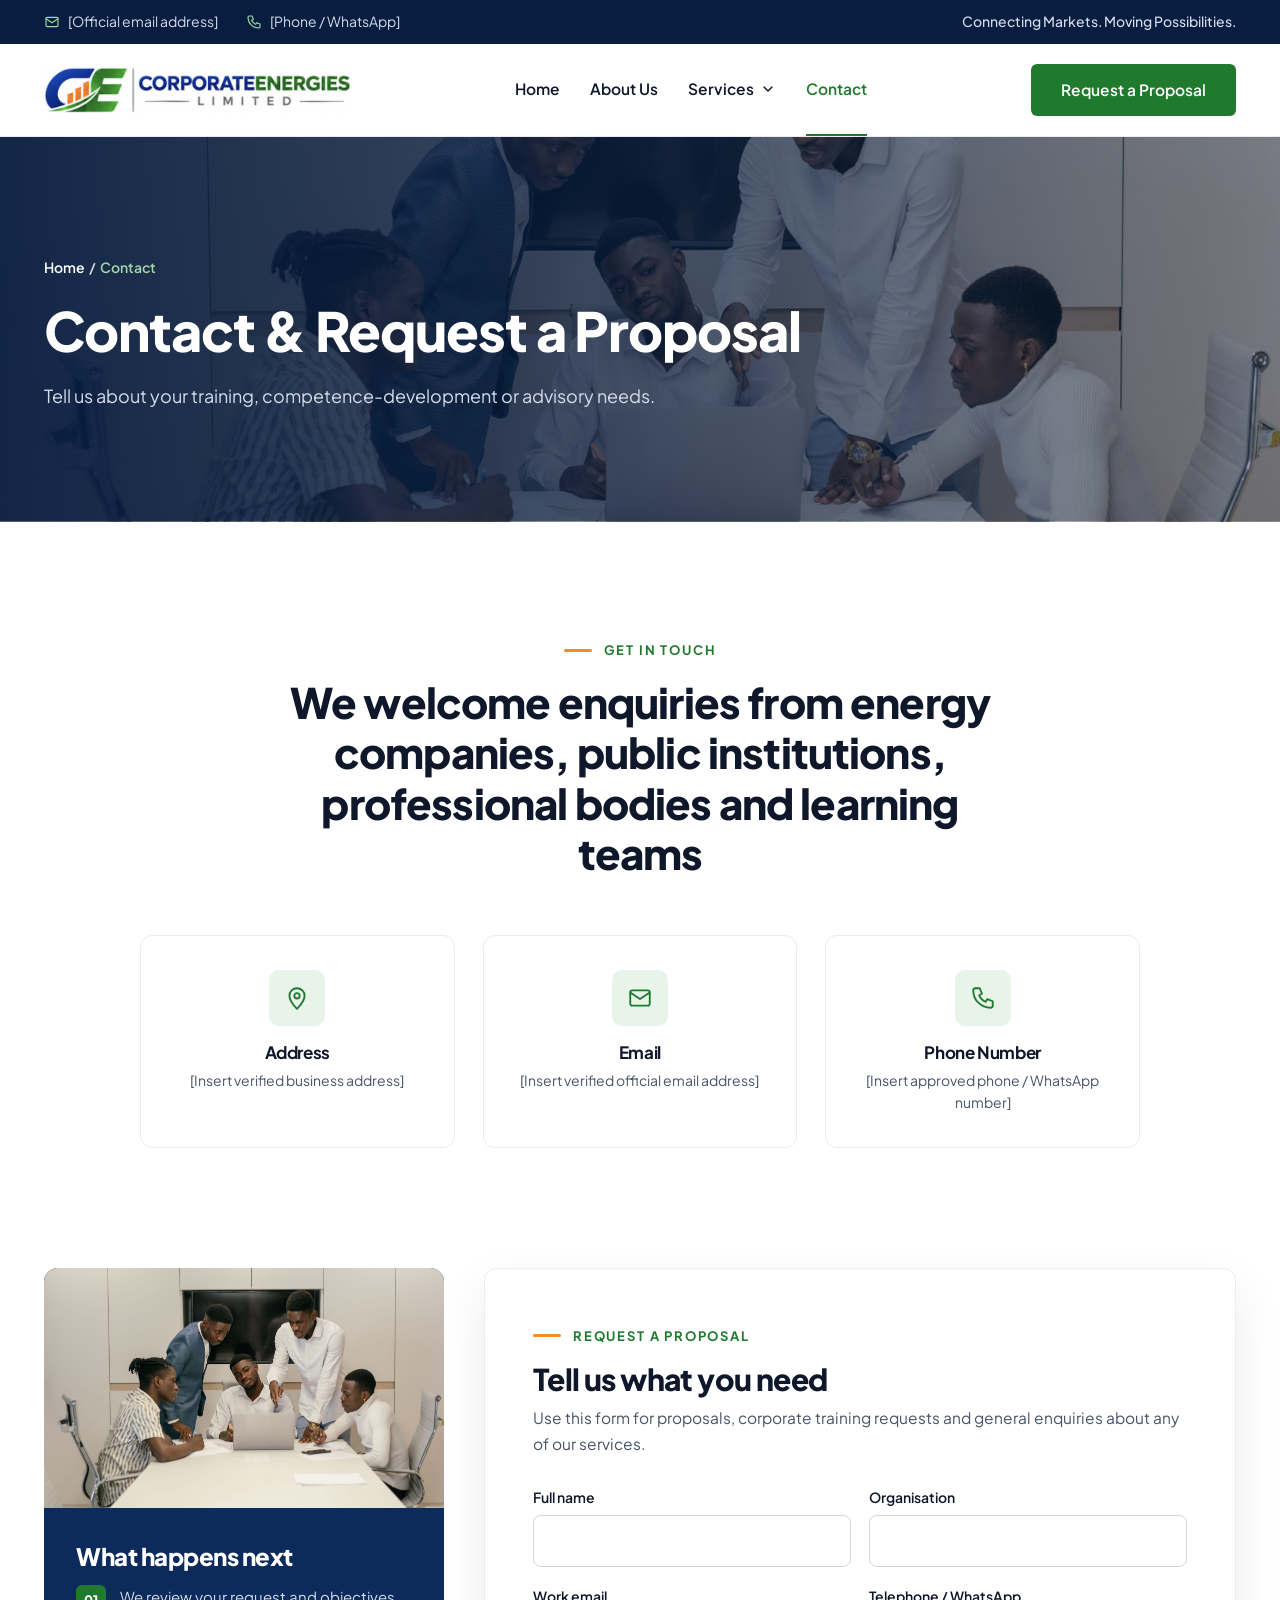
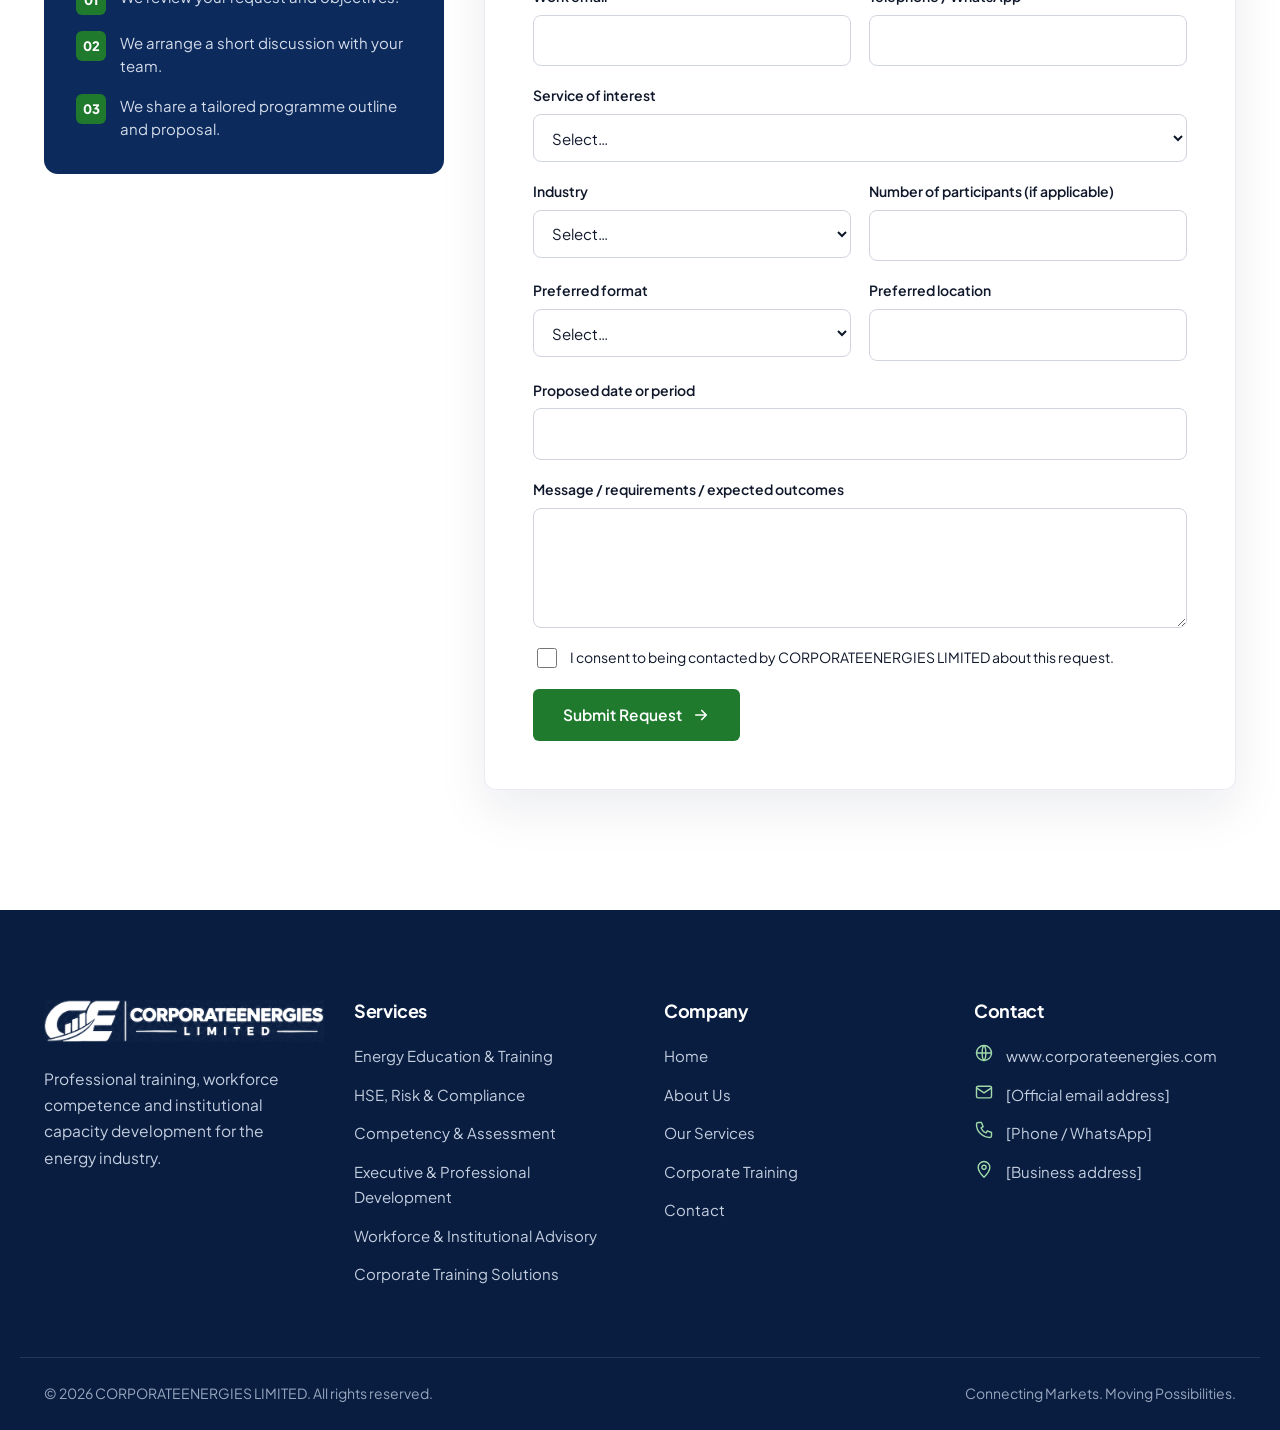
<file: contact.html>
<!doctype html>
<html lang="en">
<head>
<meta charset="utf-8">
<meta name="viewport" content="width=device-width, initial-scale=1">
<title>CorporateEnergies — Contact</title>
<meta name="description" content="Contact CorporateEnergies Limited or request a training proposal.">
<link rel="icon" type="image/png" href="assets/img/favicon.png">
<link rel="preconnect" href="https://fonts.googleapis.com">
<link rel="preconnect" href="https://fonts.gstatic.com" crossorigin>
<link href="https://fonts.googleapis.com/css2?family=Plus+Jakarta+Sans:wght@400;500;600;700;800&amp;display=swap" rel="stylesheet">
<link rel="stylesheet" href="css/style.css">
</head>
<body>
<div class="ce">
<div class="top hide-m" style="background:#081D40;color:#D4DCEA;font-size:14px"><div class="wrap" style="display:flex;justify-content:space-between;align-items:center;min-height:44px;gap:20px">
<div style="display:flex;gap:28px;align-items:center"><span style="display:inline-flex;gap:8px;align-items:center"><svg width="16" height="16" viewBox="0 0 24 24" fill="none" stroke="#9FD8A9" stroke-width="1.7" stroke-linecap="round" stroke-linejoin="round" aria-hidden="true"><rect x="3" y="5" width="18" height="14" rx="2"/><path d="m3 7 9 6 9-6"/></svg> [Official email address]</span><span style="display:inline-flex;gap:8px;align-items:center"><svg width="16" height="16" viewBox="0 0 24 24" fill="none" stroke="#9FD8A9" stroke-width="1.7" stroke-linecap="round" stroke-linejoin="round" aria-hidden="true"><path d="M5 3h4l2 5-2.5 1.5a11 11 0 0 0 6 6L16 13l5 2v4a2 2 0 0 1-2 2A16 16 0 0 1 3 5a2 2 0 0 1 2-2z"/></svg> [Phone / WhatsApp]</span></div>
<span style="font-weight:500">Connecting Markets. Moving Possibilities.</span></div></div>
<header style="background:#fff;position:sticky;top:0;z-index:20;box-shadow:0 1px 0 #EAECF0"><div class="wrap" style="display:flex;flex-wrap:wrap;align-items:center;min-height:88px">
<div style="display:flex;align-items:center;justify-content:space-between;gap:24px;width:100%">
<a href="index.html" aria-label="CorporateEnergies Limited home" style="display:inline-flex"><img src="assets/img/logo.png" alt="CorporateEnergies Limited" style="height:46px;width:auto;display:block"></a>
<nav class="nav" aria-label="Main"><a href="index.html" class="">Home</a><a href="about.html" class="">About Us</a>
<div class="dd"><a href="services.html" class="" aria-haspopup="true">Services <svg width="16" height="16" viewBox="0 0 24 24" fill="none" stroke="currentColor" stroke-width="2.2" stroke-linecap="round" stroke-linejoin="round" aria-hidden="true"><path d="m6 9 6 6 6-6"/></svg></a><div class="ddm" role="menu"><a href="energy-training.html" class=""><span style="display:flex;color:#1F7A2E"><svg width="20" height="20" viewBox="0 0 24 24" fill="none" stroke="#1F7A2E" stroke-width="1.7" stroke-linecap="round" stroke-linejoin="round" aria-hidden="true"><path d="M4 5a2 2 0 0 1 2-2h13v16H6a2 2 0 0 0-2 2z"/><path d="M4 21V5"/><path d="M8 7h7M8 11h7"/></svg></span>Energy Education &amp; Training</a><a href="hse.html" class=""><span style="display:flex;color:#1F7A2E"><svg width="20" height="20" viewBox="0 0 24 24" fill="none" stroke="#1F7A2E" stroke-width="1.7" stroke-linecap="round" stroke-linejoin="round" aria-hidden="true"><path d="M12 3 4 6v6c0 5 3.5 8 8 9 4.5-1 8-4 8-9V6z"/><path d="m8.5 12 2.5 2.5 4.5-5"/></svg></span>HSE, Risk &amp; Compliance</a><a href="competency.html" class=""><span style="display:flex;color:#1F7A2E"><svg width="20" height="20" viewBox="0 0 24 24" fill="none" stroke="#1F7A2E" stroke-width="1.7" stroke-linecap="round" stroke-linejoin="round" aria-hidden="true"><circle cx="12" cy="12" r="9"/><circle cx="12" cy="12" r="5"/><circle cx="12" cy="12" r="1.5"/></svg></span>Competency &amp; Assessment</a><a href="professional-development.html" class=""><span style="display:flex;color:#1F7A2E"><svg width="20" height="20" viewBox="0 0 24 24" fill="none" stroke="#1F7A2E" stroke-width="1.7" stroke-linecap="round" stroke-linejoin="round" aria-hidden="true"><circle cx="12" cy="7" r="3.5"/><path d="M5 21c0-4 3-7 7-7s7 3 7 7"/><path d="m9 17 3 2 3-2"/></svg></span>Executive &amp; Professional Development</a><a href="workforce-advisory.html" class=""><span style="display:flex;color:#1F7A2E"><svg width="20" height="20" viewBox="0 0 24 24" fill="none" stroke="#1F7A2E" stroke-width="1.7" stroke-linecap="round" stroke-linejoin="round" aria-hidden="true"><rect x="9" y="3" width="6" height="5" rx="1"/><rect x="3" y="16" width="6" height="5" rx="1"/><rect x="15" y="16" width="6" height="5" rx="1"/><path d="M12 8v4M6 16v-4h12v4"/></svg></span>Workforce &amp; Institutional Advisory</a><a href="corporate-training.html" class=""><span style="display:flex;color:#1F7A2E"><svg width="20" height="20" viewBox="0 0 24 24" fill="none" stroke="#1F7A2E" stroke-width="1.7" stroke-linecap="round" stroke-linejoin="round" aria-hidden="true"><circle cx="9" cy="8" r="3"/><circle cx="17" cy="9" r="2.5"/><path d="M3 20c0-3.5 2.7-6 6-6s6 2.5 6 6"/><path d="M15 14.5c3 0 6 2 6 5.5"/></svg></span>Corporate Training Solutions</a></div></div><a href="contact.html" class="on">Contact</a></nav>
<div style="display:flex;gap:12px;align-items:center"><a href="contact.html" class="btn btn-g hide-l">Request a Proposal</a>
<button type="button" class="burger" aria-label="Open menu" id="menuBtn" aria-expanded="false" aria-controls="mobileNav"><svg width="24" height="24" viewBox="0 0 24 24" fill="none" stroke="#0F172A" stroke-width="2" stroke-linecap="round" stroke-linejoin="round" aria-hidden="true"><path d="M4 7h16M4 12h16M4 17h16"/></svg></button></div></div>
<nav class="mnav" id="mobileNav" hidden aria-label="Mobile" style="width:100%;padding:4px 0 18px"><a href="index.html">Home</a><a href="about.html">About Us</a><a href="services.html">Services</a><a class="sub" href="energy-training.html">Energy Education &amp; Training</a><a class="sub" href="hse.html">HSE, Risk &amp; Compliance</a><a class="sub" href="competency.html">Competency &amp; Assessment</a><a class="sub" href="professional-development.html">Executive &amp; Professional Development</a><a class="sub" href="workforce-advisory.html">Workforce &amp; Institutional Advisory</a><a class="sub" href="corporate-training.html">Corporate Training Solutions</a><a href="contact.html">Contact</a></nav></div></header><section class="bnr bn-desk" style="padding:120px 0 110px"><div class="wrap hin">
<p style="margin:0 0 18px;font-size:14px;font-weight:600;color:#D4DCEA"><a href="index.html" style="color:#fff;text-decoration:none">Home</a> &#160;/&#160; <span style="color:#9FD8A9">Contact</span></p>
<h1 class="h1" style="color:#fff;font-size:54px;font-weight:800;max-width:820px">Contact &amp; Request a Proposal</h1><p style="color:#D4DCEA;font-size:18px;max-width:620px;margin:18px 0 0">Tell us about your training, competence-development or advisory needs.</p></div></section>
<section class="sec" style="padding:110px 0 60px"><div class="wrap"><div class="rv" style="text-align:center;margin-bottom:56px"><span class="eyebrow ">Get in touch</span><h2 class="h2" style="font-size:42px;font-weight:800;margin-top:16px;color:#0F172A;max-width:760px;margin-left:auto;margin-right:auto">We welcome enquiries from energy companies, public institutions, professional bodies and learning teams</h2></div>
<div class="g3" style="max-width:1000px;margin:0 auto"><div class="card rv" style="padding:34px 26px;text-align:center"><span style="width:56px;height:56px;border-radius:10px;background:#E8F4EA;display:inline-flex;align-items:center;justify-content:center"><svg width="26" height="26" viewBox="0 0 24 24" fill="none" stroke="#1F7A2E" stroke-width="1.7" stroke-linecap="round" stroke-linejoin="round" aria-hidden="true"><path d="M12 22s7-7 7-12a7 7 0 0 0-14 0c0 5 7 12 7 12z"/><circle cx="12" cy="10" r="2.5"/></svg></span><h4 style="font-size:17px;font-weight:700;margin-top:16px">Address</h4><p style="margin:8px 0 0;font-size:14px;line-height:1.55;word-break:break-word">[Insert verified business address]</p></div><div class="card rv" style="padding:34px 26px;text-align:center"><span style="width:56px;height:56px;border-radius:10px;background:#E8F4EA;display:inline-flex;align-items:center;justify-content:center"><svg width="26" height="26" viewBox="0 0 24 24" fill="none" stroke="#1F7A2E" stroke-width="1.7" stroke-linecap="round" stroke-linejoin="round" aria-hidden="true"><rect x="3" y="5" width="18" height="14" rx="2"/><path d="m3 7 9 6 9-6"/></svg></span><h4 style="font-size:17px;font-weight:700;margin-top:16px">Email</h4><p style="margin:8px 0 0;font-size:14px;line-height:1.55;word-break:break-word">[Insert verified official email address]</p></div><div class="card rv" style="padding:34px 26px;text-align:center"><span style="width:56px;height:56px;border-radius:10px;background:#E8F4EA;display:inline-flex;align-items:center;justify-content:center"><svg width="26" height="26" viewBox="0 0 24 24" fill="none" stroke="#1F7A2E" stroke-width="1.7" stroke-linecap="round" stroke-linejoin="round" aria-hidden="true"><path d="M5 3h4l2 5-2.5 1.5a11 11 0 0 0 6 6L16 13l5 2v4a2 2 0 0 1-2 2A16 16 0 0 1 3 5a2 2 0 0 1 2-2z"/></svg></span><h4 style="font-size:17px;font-weight:700;margin-top:16px">Phone Number</h4><p style="margin:8px 0 0;font-size:14px;line-height:1.55;word-break:break-word">[Insert approved phone / WhatsApp number]</p></div></div></div></section>
<section class="sec" style="padding:60px 0 120px"><div class="wrap split" style="display:flex;gap:40px;align-items:flex-start">
<div style="flex:0 1 400px;min-width:280px;border-radius:14px;overflow:hidden;background:#0C2A5B"><img src="assets/img/team.jpg" alt="Team collaborating around a laptop" style="width:100%;height:240px;object-fit:cover;display:block">
<div style="padding:34px 32px"><h3 style="color:#fff;font-size:24px;font-weight:800;margin-bottom:14px">What happens next</h3>
<ol style="margin:0;padding:0;list-style:none;display:flex;flex-direction:column;gap:16px"><li style="display:flex;gap:14px;color:#D4DCEA;font-size:15px;line-height:1.55"><span style="flex-shrink:0;width:30px;height:30px;border-radius:6px;background:#1F7A2E;color:#fff;font-weight:800;font-size:13px;display:flex;align-items:center;justify-content:center">01</span><span>We review your request and objectives.</span></li><li style="display:flex;gap:14px;color:#D4DCEA;font-size:15px;line-height:1.55"><span style="flex-shrink:0;width:30px;height:30px;border-radius:6px;background:#1F7A2E;color:#fff;font-weight:800;font-size:13px;display:flex;align-items:center;justify-content:center">02</span><span>We arrange a short discussion with your team.</span></li><li style="display:flex;gap:14px;color:#D4DCEA;font-size:15px;line-height:1.55"><span style="flex-shrink:0;width:30px;height:30px;border-radius:6px;background:#1F7A2E;color:#fff;font-weight:800;font-size:13px;display:flex;align-items:center;justify-content:center">03</span><span>We share a tailored programme outline and proposal.</span></li></ol></div></div>
<div class="card" style="flex:1 1 640px;padding:48px;box-shadow:0 20px 50px rgba(8,29,64,.08)"><span class="eyebrow">Request a proposal</span>
<h3 style="font-size:30px;font-weight:800;margin:14px 0 8px">Tell us what you need</h3><p style="margin:0 0 28px;font-size:15.5px">Use this form for proposals, corporate training requests and general enquiries about any of our services.</p>
<form name="proposal-request" method="POST" action="/thank-you.html" data-netlify="true" netlify-honeypot="bot-field" style="display:grid;grid-template-columns:repeat(auto-fit,minmax(240px,1fr));gap:18px">
<input type="hidden" name="form-name" value="proposal-request"><p class="hp"><label>Leave this empty <input name="bot-field"></label></p>
<label class="fld" for="f1">Full name<input id="f1" name="name" required type="text"></label><label class="fld" for="f2">Organisation<input id="f2" name="organisation" type="text"></label><label class="fld" for="f3">Work email<input id="f3" name="email" required type="email"></label><label class="fld" for="f4">Telephone / WhatsApp<input id="f4" name="phone" type="tel"></label>
<div style="grid-column:1/-1"><label class="fld" for="f5">Service of interest<select id="f5" name="service" required><option value="">Select…</option><option>Energy Education &amp; Training</option><option>HSE, Risk &amp; Compliance</option><option>Competency &amp; Assessment</option><option>Executive &amp; Professional Development</option><option>Workforce &amp; Institutional Advisory</option><option>Corporate Training Solutions</option><option>General enquiry / collaboration</option></select></label></div>
<label class="fld" for="f6">Industry<select id="f6" name="industry"><option value="">Select…</option><option>Oil &amp; Gas</option><option>Electricity &amp; Power</option><option>Renewable Energy</option><option>Energy Efficiency</option><option>Utilities</option><option>Public sector / Regulator</option><option>Educational institution</option><option>Other</option></select></label>
<label class="fld" for="f7">Number of participants (if applicable)<input id="f7" name="participants" type="number"></label><label class="fld" for="f8">Preferred format<select id="f8" name="format"><option value="">Select…</option><option>Classroom</option><option>Workshop</option><option>Online</option><option>Blended</option><option>Not sure yet</option></select></label>
<label class="fld" for="f9">Preferred location<input id="f9" name="location" type="text"></label><div style="grid-column:1/-1"><label class="fld" for="f10">Proposed date or period<input id="f10" name="dates" type="text"></label></div>
<div style="grid-column:1/-1"><label class="fld" for="f11">Message / requirements / expected outcomes<textarea id="f11" name="message" required></textarea></label></div>
<label for="f12" style="grid-column:1/-1;display:flex;gap:10px;align-items:flex-start;font-size:14px;color:#0F172A"><input id="f12" name="consent" required type="checkbox" value="yes" style="width:20px;height:20px;margin-top:2px;accent-color:#1F7A2E">I consent to being contacted by CORPORATEENERGIES LIMITED about this request.</label>
<div style="grid-column:1/-1"><button type="submit" class="btn btn-g">Submit Request <svg width="18" height="18" viewBox="0 0 24 24" fill="none" stroke="#fff" stroke-width="2.2" stroke-linecap="round" stroke-linejoin="round" aria-hidden="true"><path d="M5 12h14M13 6l6 6-6 6"/></svg></button></div></form></div></div></section><footer class="foot" style="background:#081D40;padding:90px 0 0">
<div class="wrap" style="display:grid;grid-template-columns:repeat(auto-fit,minmax(210px,1fr));gap:48px">
<div style="max-width:360px"><img src="assets/img/logo-white.png" alt="CorporateEnergies Limited" style="height:42px;width:auto;display:block">
<p style="margin:24px 0 0;color:#C4CEDF;font-size:15.5px">Professional training, workforce competence and institutional capacity development for the energy industry.</p></div>
<div><h4 style="color:#fff;font-size:18px;font-weight:700;margin-bottom:22px">Services</h4><div style="display:flex;flex-direction:column;gap:13px"><a href="energy-training.html">Energy Education &amp; Training</a><a href="hse.html">HSE, Risk &amp; Compliance</a><a href="competency.html">Competency &amp; Assessment</a><a href="professional-development.html">Executive &amp; Professional Development</a><a href="workforce-advisory.html">Workforce &amp; Institutional Advisory</a><a href="corporate-training.html">Corporate Training Solutions</a></div></div><div><h4 style="color:#fff;font-size:18px;font-weight:700;margin-bottom:22px">Company</h4><div style="display:flex;flex-direction:column;gap:13px"><a href="index.html">Home</a><a href="about.html">About Us</a><a href="services.html">Our Services</a><a href="corporate-training.html">Corporate Training</a><a href="contact.html">Contact</a></div></div><div><h4 style="color:#fff;font-size:18px;font-weight:700;margin-bottom:22px">Contact</h4><div style="display:flex;flex-direction:column;gap:13px"><span style="display:flex;gap:12px;align-items:flex-start;color:#C4CEDF;font-size:15px"><svg width="20" height="20" viewBox="0 0 24 24" fill="none" stroke="#9FD8A9" stroke-width="1.7" stroke-linecap="round" stroke-linejoin="round" aria-hidden="true"><circle cx="12" cy="12" r="9"/><path d="M3 12h18M12 3c3 3 3 15 0 18M12 3c-3 3-3 15 0 18"/></svg>www.corporateenergies.com</span><span style="display:flex;gap:12px;align-items:flex-start;color:#C4CEDF;font-size:15px"><svg width="20" height="20" viewBox="0 0 24 24" fill="none" stroke="#9FD8A9" stroke-width="1.7" stroke-linecap="round" stroke-linejoin="round" aria-hidden="true"><rect x="3" y="5" width="18" height="14" rx="2"/><path d="m3 7 9 6 9-6"/></svg>[Official email address]</span><span style="display:flex;gap:12px;align-items:flex-start;color:#C4CEDF;font-size:15px"><svg width="20" height="20" viewBox="0 0 24 24" fill="none" stroke="#9FD8A9" stroke-width="1.7" stroke-linecap="round" stroke-linejoin="round" aria-hidden="true"><path d="M5 3h4l2 5-2.5 1.5a11 11 0 0 0 6 6L16 13l5 2v4a2 2 0 0 1-2 2A16 16 0 0 1 3 5a2 2 0 0 1 2-2z"/></svg>[Phone / WhatsApp]</span><span style="display:flex;gap:12px;align-items:flex-start;color:#C4CEDF;font-size:15px"><svg width="20" height="20" viewBox="0 0 24 24" fill="none" stroke="#9FD8A9" stroke-width="1.7" stroke-linecap="round" stroke-linejoin="round" aria-hidden="true"><path d="M12 22s7-7 7-12a7 7 0 0 0-14 0c0 5 7 12 7 12z"/><circle cx="12" cy="10" r="2.5"/></svg>[Business address]</span></div></div></div>
<div class="wrap" style="border-top:1px solid rgba(255,255,255,.12);margin-top:70px;padding-top:24px;padding-bottom:24px;display:flex;justify-content:space-between;flex-wrap:wrap;gap:12px;font-size:14px;color:#98A6BD">
<span>&#169; 2026 CORPORATEENERGIES LIMITED. All rights reserved.</span><span>Connecting Markets. Moving Possibilities.</span></div></footer>
</div>
<script src="js/main.js" defer></script>
</body>
</html>
</file>
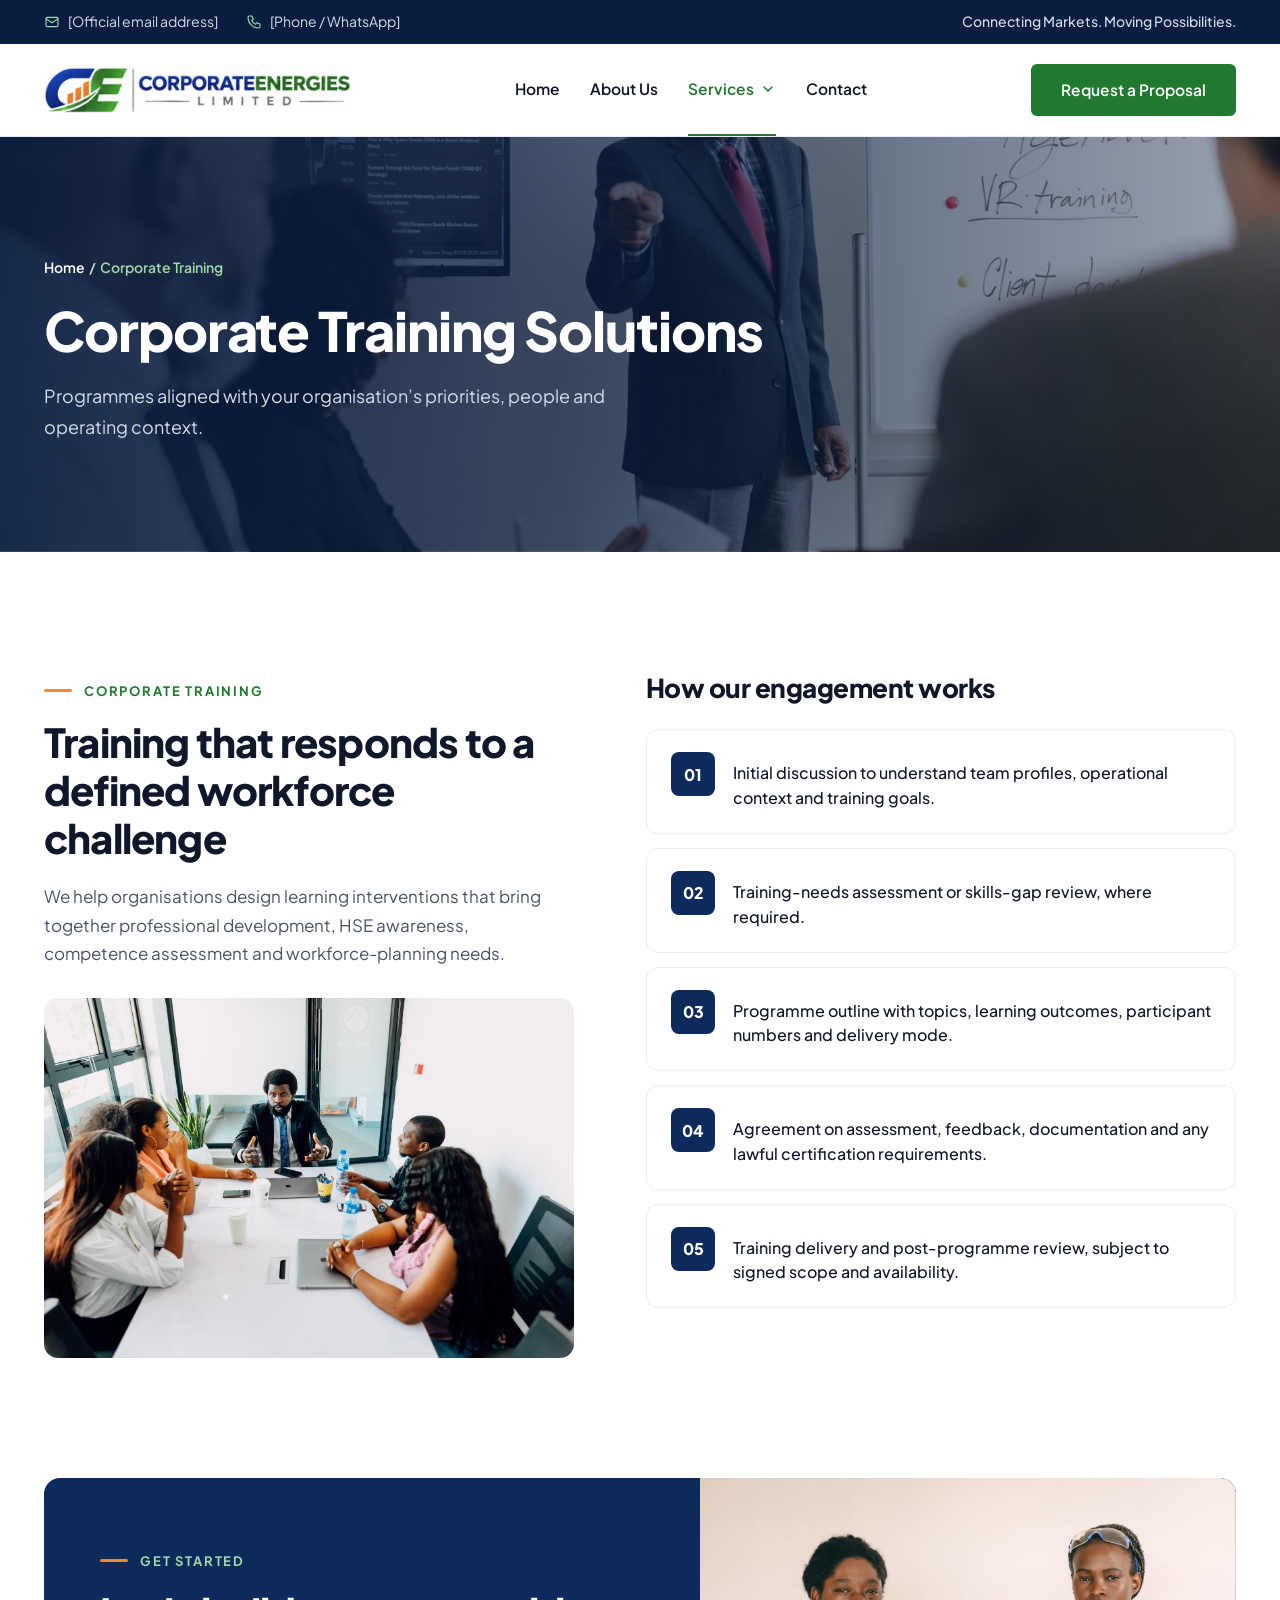
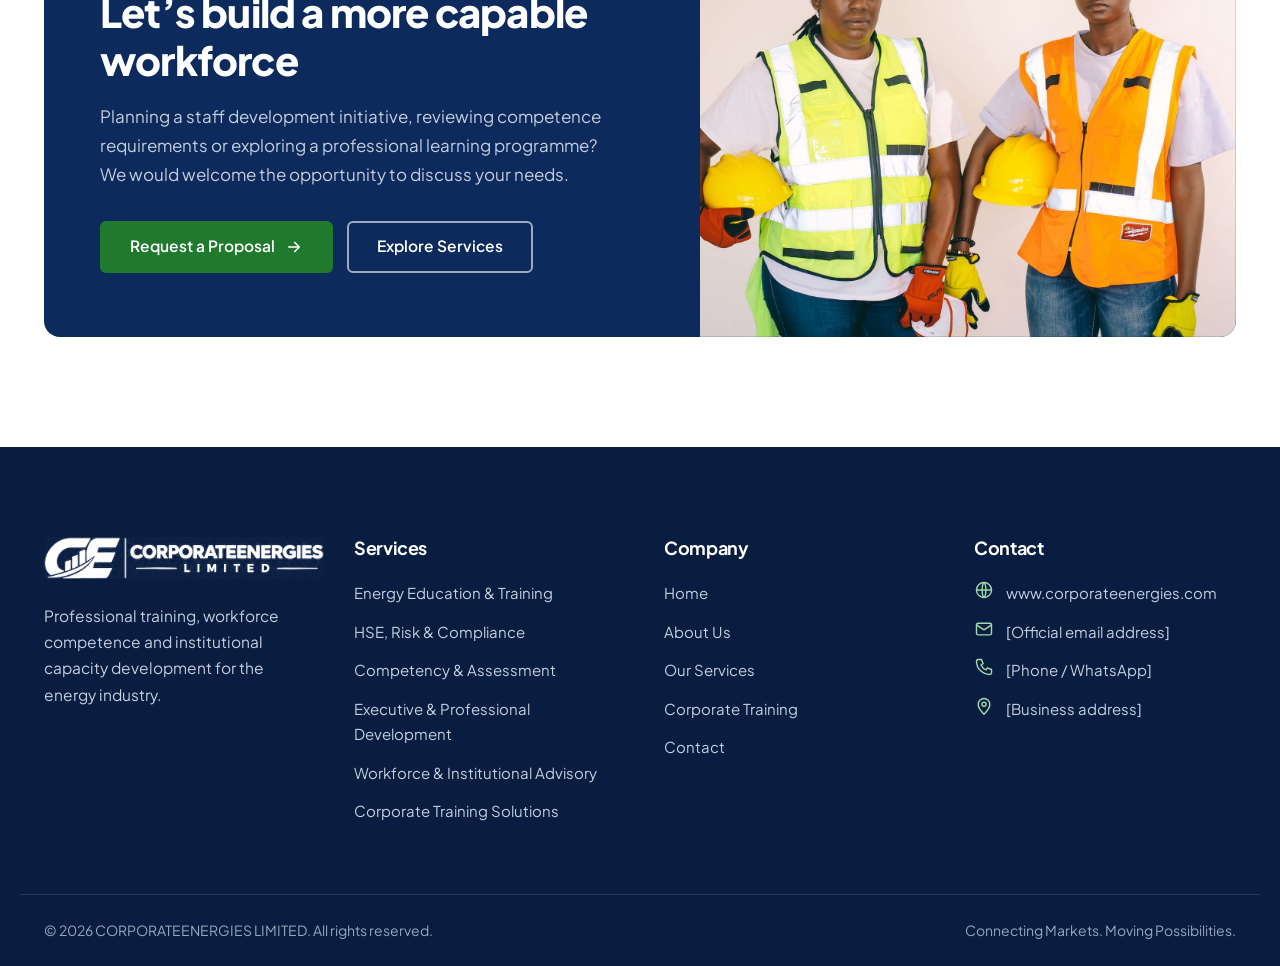
<file: corporate-training.html>
<!doctype html>
<html lang="en">
<head>
<meta charset="utf-8">
<meta name="viewport" content="width=device-width, initial-scale=1">
<title>CorporateEnergies — Corporate Training</title>
<meta name="description" content="CorporateEnergies — Corporate Training — CorporateEnergies Limited energy-sector training and advisory services.">
<link rel="icon" type="image/png" href="assets/img/favicon.png">
<link rel="preconnect" href="https://fonts.googleapis.com">
<link rel="preconnect" href="https://fonts.gstatic.com" crossorigin>
<link href="https://fonts.googleapis.com/css2?family=Plus+Jakarta+Sans:wght@400;500;600;700;800&amp;display=swap" rel="stylesheet">
<link rel="stylesheet" href="css/style.css">
</head>
<body>
<div class="ce">
<div class="top hide-m" style="background:#081D40;color:#D4DCEA;font-size:14px"><div class="wrap" style="display:flex;justify-content:space-between;align-items:center;min-height:44px;gap:20px">
<div style="display:flex;gap:28px;align-items:center"><span style="display:inline-flex;gap:8px;align-items:center"><svg width="16" height="16" viewBox="0 0 24 24" fill="none" stroke="#9FD8A9" stroke-width="1.7" stroke-linecap="round" stroke-linejoin="round" aria-hidden="true"><rect x="3" y="5" width="18" height="14" rx="2"/><path d="m3 7 9 6 9-6"/></svg> [Official email address]</span><span style="display:inline-flex;gap:8px;align-items:center"><svg width="16" height="16" viewBox="0 0 24 24" fill="none" stroke="#9FD8A9" stroke-width="1.7" stroke-linecap="round" stroke-linejoin="round" aria-hidden="true"><path d="M5 3h4l2 5-2.5 1.5a11 11 0 0 0 6 6L16 13l5 2v4a2 2 0 0 1-2 2A16 16 0 0 1 3 5a2 2 0 0 1 2-2z"/></svg> [Phone / WhatsApp]</span></div>
<span style="font-weight:500">Connecting Markets. Moving Possibilities.</span></div></div>
<header style="background:#fff;position:sticky;top:0;z-index:20;box-shadow:0 1px 0 #EAECF0"><div class="wrap" style="display:flex;flex-wrap:wrap;align-items:center;min-height:88px">
<div style="display:flex;align-items:center;justify-content:space-between;gap:24px;width:100%">
<a href="index.html" aria-label="CorporateEnergies Limited home" style="display:inline-flex"><img src="assets/img/logo.png" alt="CorporateEnergies Limited" style="height:46px;width:auto;display:block"></a>
<nav class="nav" aria-label="Main"><a href="index.html" class="">Home</a><a href="about.html" class="">About Us</a>
<div class="dd"><a href="services.html" class="on" aria-haspopup="true">Services <svg width="16" height="16" viewBox="0 0 24 24" fill="none" stroke="currentColor" stroke-width="2.2" stroke-linecap="round" stroke-linejoin="round" aria-hidden="true"><path d="m6 9 6 6 6-6"/></svg></a><div class="ddm" role="menu"><a href="energy-training.html" class=""><span style="display:flex;color:#1F7A2E"><svg width="20" height="20" viewBox="0 0 24 24" fill="none" stroke="#1F7A2E" stroke-width="1.7" stroke-linecap="round" stroke-linejoin="round" aria-hidden="true"><path d="M4 5a2 2 0 0 1 2-2h13v16H6a2 2 0 0 0-2 2z"/><path d="M4 21V5"/><path d="M8 7h7M8 11h7"/></svg></span>Energy Education &amp; Training</a><a href="hse.html" class=""><span style="display:flex;color:#1F7A2E"><svg width="20" height="20" viewBox="0 0 24 24" fill="none" stroke="#1F7A2E" stroke-width="1.7" stroke-linecap="round" stroke-linejoin="round" aria-hidden="true"><path d="M12 3 4 6v6c0 5 3.5 8 8 9 4.5-1 8-4 8-9V6z"/><path d="m8.5 12 2.5 2.5 4.5-5"/></svg></span>HSE, Risk &amp; Compliance</a><a href="competency.html" class=""><span style="display:flex;color:#1F7A2E"><svg width="20" height="20" viewBox="0 0 24 24" fill="none" stroke="#1F7A2E" stroke-width="1.7" stroke-linecap="round" stroke-linejoin="round" aria-hidden="true"><circle cx="12" cy="12" r="9"/><circle cx="12" cy="12" r="5"/><circle cx="12" cy="12" r="1.5"/></svg></span>Competency &amp; Assessment</a><a href="professional-development.html" class=""><span style="display:flex;color:#1F7A2E"><svg width="20" height="20" viewBox="0 0 24 24" fill="none" stroke="#1F7A2E" stroke-width="1.7" stroke-linecap="round" stroke-linejoin="round" aria-hidden="true"><circle cx="12" cy="7" r="3.5"/><path d="M5 21c0-4 3-7 7-7s7 3 7 7"/><path d="m9 17 3 2 3-2"/></svg></span>Executive &amp; Professional Development</a><a href="workforce-advisory.html" class=""><span style="display:flex;color:#1F7A2E"><svg width="20" height="20" viewBox="0 0 24 24" fill="none" stroke="#1F7A2E" stroke-width="1.7" stroke-linecap="round" stroke-linejoin="round" aria-hidden="true"><rect x="9" y="3" width="6" height="5" rx="1"/><rect x="3" y="16" width="6" height="5" rx="1"/><rect x="15" y="16" width="6" height="5" rx="1"/><path d="M12 8v4M6 16v-4h12v4"/></svg></span>Workforce &amp; Institutional Advisory</a><a href="corporate-training.html" class="on"><span style="display:flex;color:#1F7A2E"><svg width="20" height="20" viewBox="0 0 24 24" fill="none" stroke="#1F7A2E" stroke-width="1.7" stroke-linecap="round" stroke-linejoin="round" aria-hidden="true"><circle cx="9" cy="8" r="3"/><circle cx="17" cy="9" r="2.5"/><path d="M3 20c0-3.5 2.7-6 6-6s6 2.5 6 6"/><path d="M15 14.5c3 0 6 2 6 5.5"/></svg></span>Corporate Training Solutions</a></div></div><a href="contact.html" class="">Contact</a></nav>
<div style="display:flex;gap:12px;align-items:center"><a href="contact.html" class="btn btn-g hide-l">Request a Proposal</a>
<button type="button" class="burger" aria-label="Open menu" id="menuBtn" aria-expanded="false" aria-controls="mobileNav"><svg width="24" height="24" viewBox="0 0 24 24" fill="none" stroke="#0F172A" stroke-width="2" stroke-linecap="round" stroke-linejoin="round" aria-hidden="true"><path d="M4 7h16M4 12h16M4 17h16"/></svg></button></div></div>
<nav class="mnav" id="mobileNav" hidden aria-label="Mobile" style="width:100%;padding:4px 0 18px"><a href="index.html">Home</a><a href="about.html">About Us</a><a href="services.html">Services</a><a class="sub" href="energy-training.html">Energy Education &amp; Training</a><a class="sub" href="hse.html">HSE, Risk &amp; Compliance</a><a class="sub" href="competency.html">Competency &amp; Assessment</a><a class="sub" href="professional-development.html">Executive &amp; Professional Development</a><a class="sub" href="workforce-advisory.html">Workforce &amp; Institutional Advisory</a><a class="sub" href="corporate-training.html">Corporate Training Solutions</a><a href="contact.html">Contact</a></nav></div></header><section class="bnr bn-training" style="padding:120px 0 110px"><div class="wrap hin">
<p style="margin:0 0 18px;font-size:14px;font-weight:600;color:#D4DCEA"><a href="index.html" style="color:#fff;text-decoration:none">Home</a> &#160;/&#160; <span style="color:#9FD8A9">Corporate Training</span></p>
<h1 class="h1" style="color:#fff;font-size:54px;font-weight:800;max-width:820px">Corporate Training Solutions</h1><p style="color:#D4DCEA;font-size:18px;max-width:620px;margin:18px 0 0">Programmes aligned with your organisation&#8217;s priorities, people and operating context.</p></div></section>
<section class="sec" style="padding:120px 0"><div class="wrap split" style="display:flex;gap:72px;align-items:flex-start">
<div class="rv rv-l" style="flex:1 1 500px"><span class="eyebrow">Corporate training</span><h2 class="h2" style="font-size:40px;font-weight:800;margin:16px 0 20px">Training that responds to a defined workforce challenge</h2>
<p style="font-size:17px;margin:0 0 30px">We help organisations design learning interventions that bring together professional development, HSE awareness, competence assessment and workforce-planning needs.</p>
<img src="assets/img/meeting.jpg" alt="Managers discussing a training plan" style="width:100%;height:360px;object-fit:cover;border-radius:14px;display:block"></div>
<div class="rv rv-r" style="flex:1 1 560px"><h3 style="font-size:26px;font-weight:800;margin-bottom:26px">How our engagement works</h3>
<ol style="list-style:none;margin:0;padding:0;display:flex;flex-direction:column;gap:14px"><li class="card rv" style="padding:22px 24px;display:flex;gap:18px;align-items:flex-start"><span style="flex-shrink:0;width:44px;height:44px;border-radius:8px;background:#0C2A5B;color:#fff;font-weight:800;display:flex;align-items:center;justify-content:center">01</span><span style="font-size:16px;color:#0F172A;font-weight:500;padding-top:9px;line-height:1.55">Initial discussion to understand team profiles, operational context and training goals.</span></li><li class="card rv" style="padding:22px 24px;display:flex;gap:18px;align-items:flex-start"><span style="flex-shrink:0;width:44px;height:44px;border-radius:8px;background:#0C2A5B;color:#fff;font-weight:800;display:flex;align-items:center;justify-content:center">02</span><span style="font-size:16px;color:#0F172A;font-weight:500;padding-top:9px;line-height:1.55">Training-needs assessment or skills-gap review, where required.</span></li><li class="card rv" style="padding:22px 24px;display:flex;gap:18px;align-items:flex-start"><span style="flex-shrink:0;width:44px;height:44px;border-radius:8px;background:#0C2A5B;color:#fff;font-weight:800;display:flex;align-items:center;justify-content:center">03</span><span style="font-size:16px;color:#0F172A;font-weight:500;padding-top:9px;line-height:1.55">Programme outline with topics, learning outcomes, participant numbers and delivery mode.</span></li><li class="card rv" style="padding:22px 24px;display:flex;gap:18px;align-items:flex-start"><span style="flex-shrink:0;width:44px;height:44px;border-radius:8px;background:#0C2A5B;color:#fff;font-weight:800;display:flex;align-items:center;justify-content:center">04</span><span style="font-size:16px;color:#0F172A;font-weight:500;padding-top:9px;line-height:1.55">Agreement on assessment, feedback, documentation and any lawful certification requirements.</span></li><li class="card rv" style="padding:22px 24px;display:flex;gap:18px;align-items:flex-start"><span style="flex-shrink:0;width:44px;height:44px;border-radius:8px;background:#0C2A5B;color:#fff;font-weight:800;display:flex;align-items:center;justify-content:center">05</span><span style="font-size:16px;color:#0F172A;font-weight:500;padding-top:9px;line-height:1.55">Training delivery and post-programme review, subject to signed scope and availability.</span></li></ol></div></div></section>
<section class="sec" style="padding:0 0 110px"><div class="wrap"><div class="split rv rv-z" style="display:flex;border-radius:16px;overflow:hidden;background:#0C2A5B">
<div class="rv rv-r" style="flex:1 1 560px;padding:64px 56px"><span class="eyebrow lt">Get started</span>
<h2 class="h2" style="color:#fff;font-size:40px;font-weight:800;margin:16px 0 18px">Let&#8217;s build a more capable workforce</h2>
<p style="color:#C4CEDF;font-size:17px;margin:0 0 32px;max-width:520px">Planning a staff development initiative, reviewing competence requirements or exploring a professional learning programme? We would welcome the opportunity to discuss your needs.</p>
<div style="display:flex;gap:14px;flex-wrap:wrap"><a href="contact.html" class="btn btn-g">Request a Proposal <svg width="18" height="18" viewBox="0 0 24 24" fill="none" stroke="#fff" stroke-width="2.2" stroke-linecap="round" stroke-linejoin="round" aria-hidden="true"><path d="M5 12h14M13 6l6 6-6 6"/></svg></a><a href="services.html" class="btn btn-ow">Explore Services</a></div></div>
<div class="rv rv-r" style="flex:1 1 440px;min-height:340px;position:relative"><img src="assets/img/hse.jpg" alt="Safety professionals in protective equipment" style="position:absolute;inset:0;width:100%;height:100%;object-fit:cover"></div></div></div></section><footer class="foot" style="background:#081D40;padding:90px 0 0">
<div class="wrap" style="display:grid;grid-template-columns:repeat(auto-fit,minmax(210px,1fr));gap:48px">
<div style="max-width:360px"><img src="assets/img/logo-white.png" alt="CorporateEnergies Limited" style="height:42px;width:auto;display:block">
<p style="margin:24px 0 0;color:#C4CEDF;font-size:15.5px">Professional training, workforce competence and institutional capacity development for the energy industry.</p></div>
<div><h4 style="color:#fff;font-size:18px;font-weight:700;margin-bottom:22px">Services</h4><div style="display:flex;flex-direction:column;gap:13px"><a href="energy-training.html">Energy Education &amp; Training</a><a href="hse.html">HSE, Risk &amp; Compliance</a><a href="competency.html">Competency &amp; Assessment</a><a href="professional-development.html">Executive &amp; Professional Development</a><a href="workforce-advisory.html">Workforce &amp; Institutional Advisory</a><a href="corporate-training.html">Corporate Training Solutions</a></div></div><div><h4 style="color:#fff;font-size:18px;font-weight:700;margin-bottom:22px">Company</h4><div style="display:flex;flex-direction:column;gap:13px"><a href="index.html">Home</a><a href="about.html">About Us</a><a href="services.html">Our Services</a><a href="corporate-training.html">Corporate Training</a><a href="contact.html">Contact</a></div></div><div><h4 style="color:#fff;font-size:18px;font-weight:700;margin-bottom:22px">Contact</h4><div style="display:flex;flex-direction:column;gap:13px"><span style="display:flex;gap:12px;align-items:flex-start;color:#C4CEDF;font-size:15px"><svg width="20" height="20" viewBox="0 0 24 24" fill="none" stroke="#9FD8A9" stroke-width="1.7" stroke-linecap="round" stroke-linejoin="round" aria-hidden="true"><circle cx="12" cy="12" r="9"/><path d="M3 12h18M12 3c3 3 3 15 0 18M12 3c-3 3-3 15 0 18"/></svg>www.corporateenergies.com</span><span style="display:flex;gap:12px;align-items:flex-start;color:#C4CEDF;font-size:15px"><svg width="20" height="20" viewBox="0 0 24 24" fill="none" stroke="#9FD8A9" stroke-width="1.7" stroke-linecap="round" stroke-linejoin="round" aria-hidden="true"><rect x="3" y="5" width="18" height="14" rx="2"/><path d="m3 7 9 6 9-6"/></svg>[Official email address]</span><span style="display:flex;gap:12px;align-items:flex-start;color:#C4CEDF;font-size:15px"><svg width="20" height="20" viewBox="0 0 24 24" fill="none" stroke="#9FD8A9" stroke-width="1.7" stroke-linecap="round" stroke-linejoin="round" aria-hidden="true"><path d="M5 3h4l2 5-2.5 1.5a11 11 0 0 0 6 6L16 13l5 2v4a2 2 0 0 1-2 2A16 16 0 0 1 3 5a2 2 0 0 1 2-2z"/></svg>[Phone / WhatsApp]</span><span style="display:flex;gap:12px;align-items:flex-start;color:#C4CEDF;font-size:15px"><svg width="20" height="20" viewBox="0 0 24 24" fill="none" stroke="#9FD8A9" stroke-width="1.7" stroke-linecap="round" stroke-linejoin="round" aria-hidden="true"><path d="M12 22s7-7 7-12a7 7 0 0 0-14 0c0 5 7 12 7 12z"/><circle cx="12" cy="10" r="2.5"/></svg>[Business address]</span></div></div></div>
<div class="wrap" style="border-top:1px solid rgba(255,255,255,.12);margin-top:70px;padding-top:24px;padding-bottom:24px;display:flex;justify-content:space-between;flex-wrap:wrap;gap:12px;font-size:14px;color:#98A6BD">
<span>&#169; 2026 CORPORATEENERGIES LIMITED. All rights reserved.</span><span>Connecting Markets. Moving Possibilities.</span></div></footer>
</div>
<script src="js/main.js" defer></script>
</body>
</html>
</file>
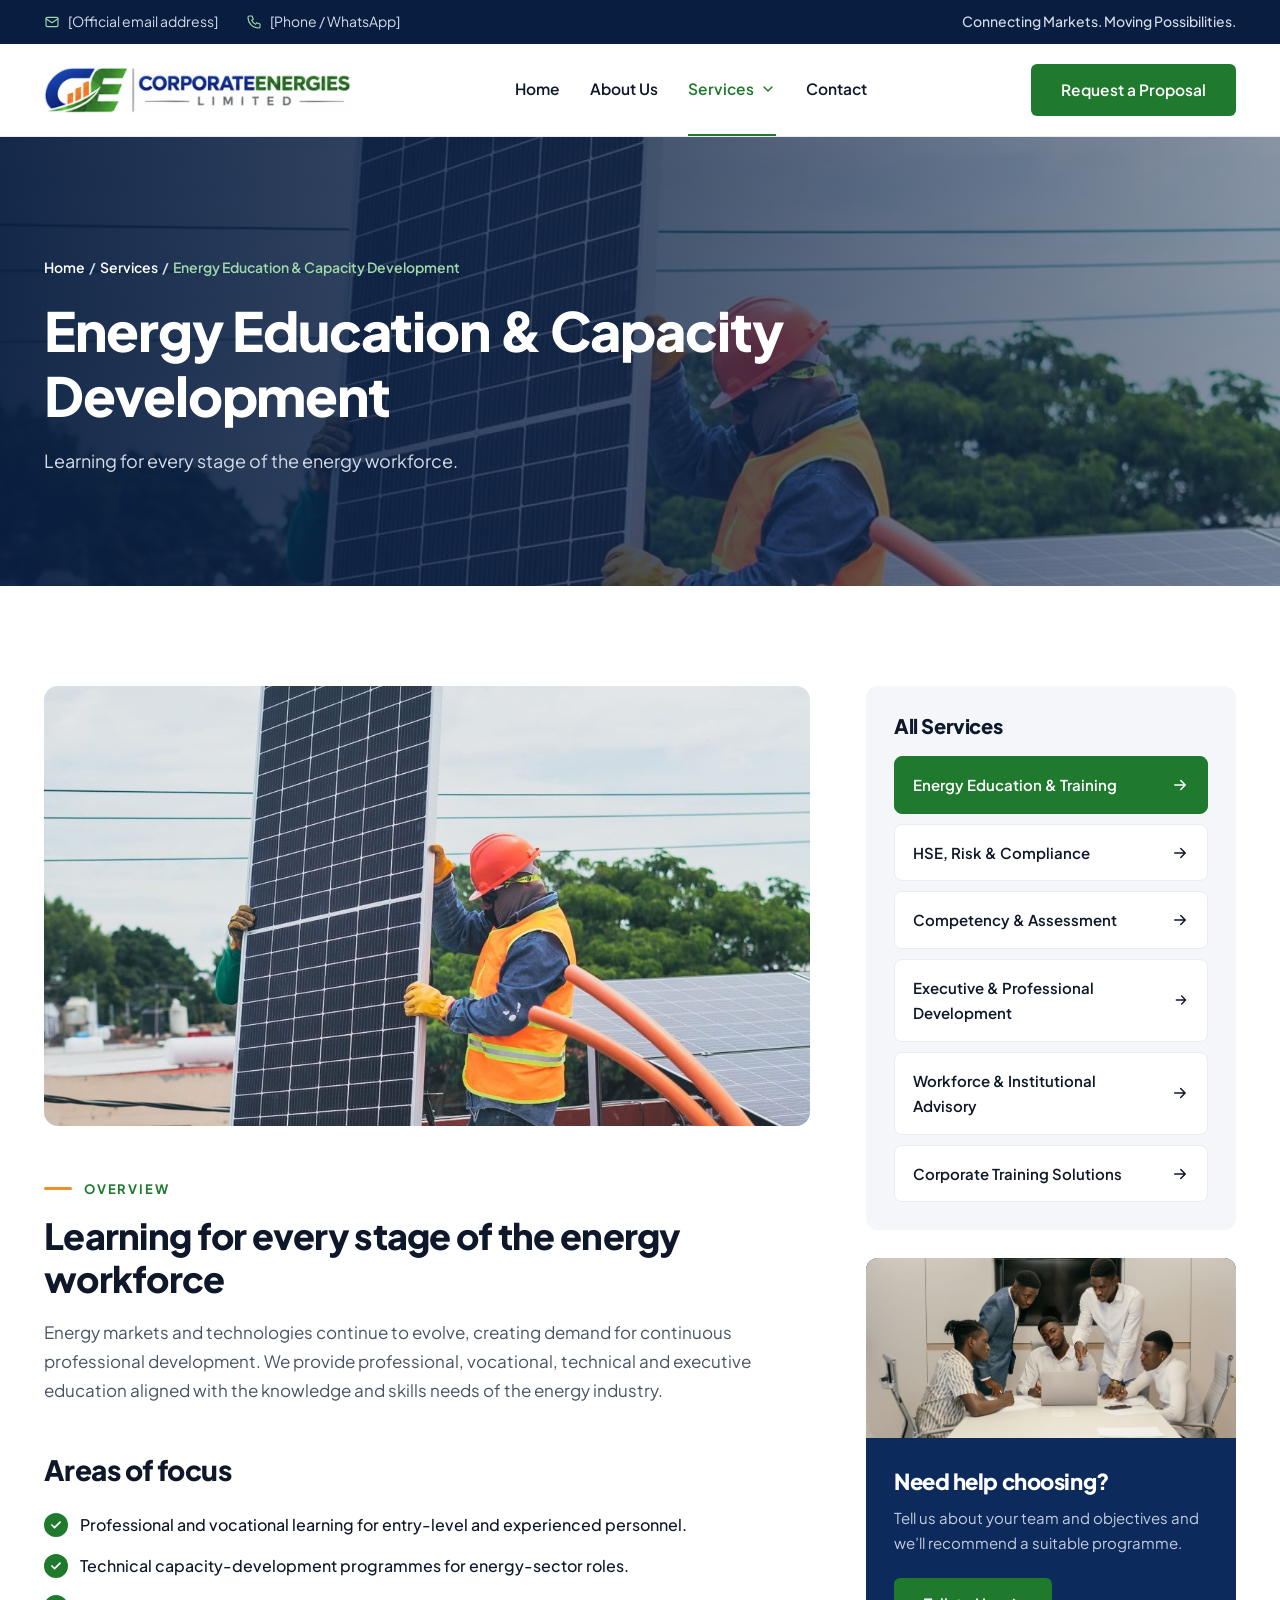
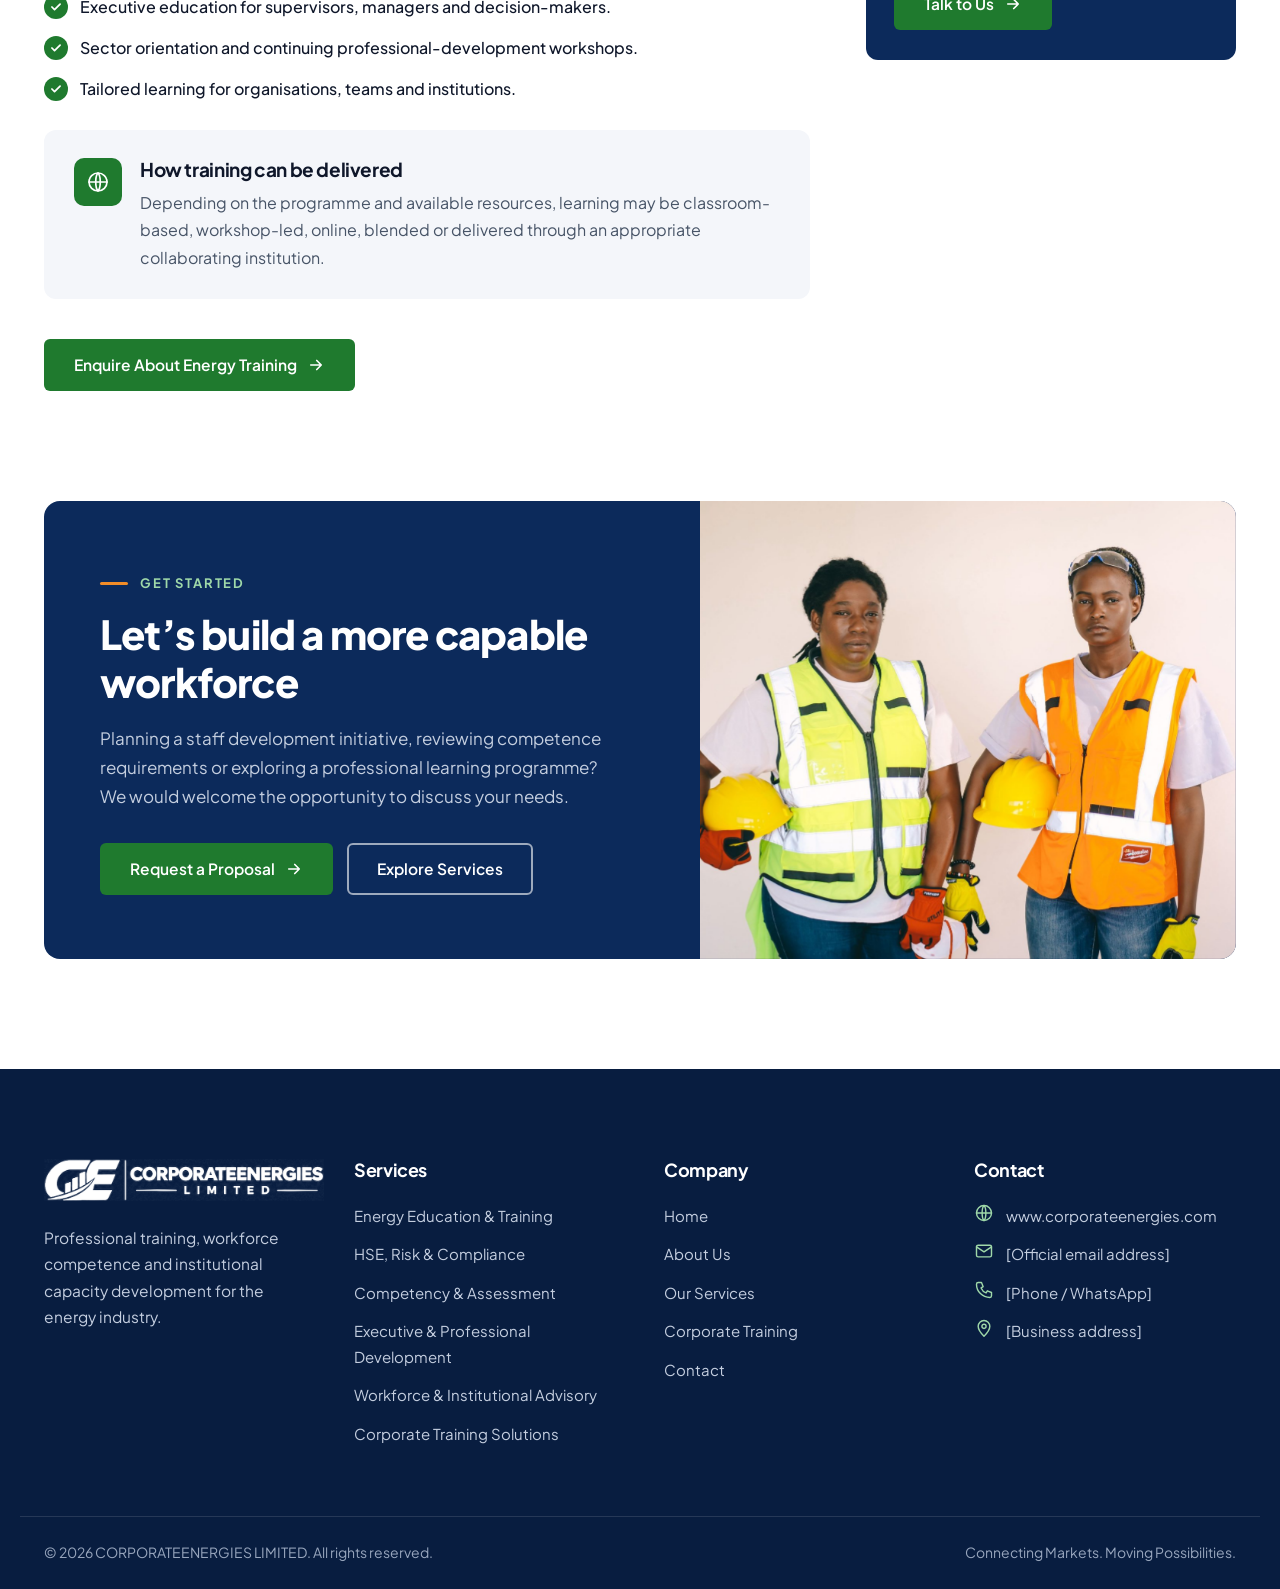
<file: energy-training.html>
<!doctype html>
<html lang="en">
<head>
<meta charset="utf-8">
<meta name="viewport" content="width=device-width, initial-scale=1">
<title>Energy Education &amp; Training | CorporateEnergies</title>
<meta name="description" content="Energy Education &amp; Training — CorporateEnergies Limited energy-sector training and advisory services.">
<link rel="icon" type="image/png" href="assets/img/favicon.png">
<link rel="preconnect" href="https://fonts.googleapis.com">
<link rel="preconnect" href="https://fonts.gstatic.com" crossorigin>
<link href="https://fonts.googleapis.com/css2?family=Plus+Jakarta+Sans:wght@400;500;600;700;800&amp;display=swap" rel="stylesheet">
<link rel="stylesheet" href="css/style.css">
</head>
<body>
<div class="ce">
<div class="top hide-m" style="background:#081D40;color:#D4DCEA;font-size:14px"><div class="wrap" style="display:flex;justify-content:space-between;align-items:center;min-height:44px;gap:20px">
<div style="display:flex;gap:28px;align-items:center"><span style="display:inline-flex;gap:8px;align-items:center"><svg width="16" height="16" viewBox="0 0 24 24" fill="none" stroke="#9FD8A9" stroke-width="1.7" stroke-linecap="round" stroke-linejoin="round" aria-hidden="true"><rect x="3" y="5" width="18" height="14" rx="2"/><path d="m3 7 9 6 9-6"/></svg> [Official email address]</span><span style="display:inline-flex;gap:8px;align-items:center"><svg width="16" height="16" viewBox="0 0 24 24" fill="none" stroke="#9FD8A9" stroke-width="1.7" stroke-linecap="round" stroke-linejoin="round" aria-hidden="true"><path d="M5 3h4l2 5-2.5 1.5a11 11 0 0 0 6 6L16 13l5 2v4a2 2 0 0 1-2 2A16 16 0 0 1 3 5a2 2 0 0 1 2-2z"/></svg> [Phone / WhatsApp]</span></div>
<span style="font-weight:500">Connecting Markets. Moving Possibilities.</span></div></div>
<header style="background:#fff;position:sticky;top:0;z-index:20;box-shadow:0 1px 0 #EAECF0"><div class="wrap" style="display:flex;flex-wrap:wrap;align-items:center;min-height:88px">
<div style="display:flex;align-items:center;justify-content:space-between;gap:24px;width:100%">
<a href="index.html" aria-label="CorporateEnergies Limited home" style="display:inline-flex"><img src="assets/img/logo.png" alt="CorporateEnergies Limited" style="height:46px;width:auto;display:block"></a>
<nav class="nav" aria-label="Main"><a href="index.html" class="">Home</a><a href="about.html" class="">About Us</a>
<div class="dd"><a href="services.html" class="on" aria-haspopup="true">Services <svg width="16" height="16" viewBox="0 0 24 24" fill="none" stroke="currentColor" stroke-width="2.2" stroke-linecap="round" stroke-linejoin="round" aria-hidden="true"><path d="m6 9 6 6 6-6"/></svg></a><div class="ddm" role="menu"><a href="energy-training.html" class="on"><span style="display:flex;color:#1F7A2E"><svg width="20" height="20" viewBox="0 0 24 24" fill="none" stroke="#1F7A2E" stroke-width="1.7" stroke-linecap="round" stroke-linejoin="round" aria-hidden="true"><path d="M4 5a2 2 0 0 1 2-2h13v16H6a2 2 0 0 0-2 2z"/><path d="M4 21V5"/><path d="M8 7h7M8 11h7"/></svg></span>Energy Education &amp; Training</a><a href="hse.html" class=""><span style="display:flex;color:#1F7A2E"><svg width="20" height="20" viewBox="0 0 24 24" fill="none" stroke="#1F7A2E" stroke-width="1.7" stroke-linecap="round" stroke-linejoin="round" aria-hidden="true"><path d="M12 3 4 6v6c0 5 3.5 8 8 9 4.5-1 8-4 8-9V6z"/><path d="m8.5 12 2.5 2.5 4.5-5"/></svg></span>HSE, Risk &amp; Compliance</a><a href="competency.html" class=""><span style="display:flex;color:#1F7A2E"><svg width="20" height="20" viewBox="0 0 24 24" fill="none" stroke="#1F7A2E" stroke-width="1.7" stroke-linecap="round" stroke-linejoin="round" aria-hidden="true"><circle cx="12" cy="12" r="9"/><circle cx="12" cy="12" r="5"/><circle cx="12" cy="12" r="1.5"/></svg></span>Competency &amp; Assessment</a><a href="professional-development.html" class=""><span style="display:flex;color:#1F7A2E"><svg width="20" height="20" viewBox="0 0 24 24" fill="none" stroke="#1F7A2E" stroke-width="1.7" stroke-linecap="round" stroke-linejoin="round" aria-hidden="true"><circle cx="12" cy="7" r="3.5"/><path d="M5 21c0-4 3-7 7-7s7 3 7 7"/><path d="m9 17 3 2 3-2"/></svg></span>Executive &amp; Professional Development</a><a href="workforce-advisory.html" class=""><span style="display:flex;color:#1F7A2E"><svg width="20" height="20" viewBox="0 0 24 24" fill="none" stroke="#1F7A2E" stroke-width="1.7" stroke-linecap="round" stroke-linejoin="round" aria-hidden="true"><rect x="9" y="3" width="6" height="5" rx="1"/><rect x="3" y="16" width="6" height="5" rx="1"/><rect x="15" y="16" width="6" height="5" rx="1"/><path d="M12 8v4M6 16v-4h12v4"/></svg></span>Workforce &amp; Institutional Advisory</a><a href="corporate-training.html" class=""><span style="display:flex;color:#1F7A2E"><svg width="20" height="20" viewBox="0 0 24 24" fill="none" stroke="#1F7A2E" stroke-width="1.7" stroke-linecap="round" stroke-linejoin="round" aria-hidden="true"><circle cx="9" cy="8" r="3"/><circle cx="17" cy="9" r="2.5"/><path d="M3 20c0-3.5 2.7-6 6-6s6 2.5 6 6"/><path d="M15 14.5c3 0 6 2 6 5.5"/></svg></span>Corporate Training Solutions</a></div></div><a href="contact.html" class="">Contact</a></nav>
<div style="display:flex;gap:12px;align-items:center"><a href="contact.html" class="btn btn-g hide-l">Request a Proposal</a>
<button type="button" class="burger" aria-label="Open menu" id="menuBtn" aria-expanded="false" aria-controls="mobileNav"><svg width="24" height="24" viewBox="0 0 24 24" fill="none" stroke="#0F172A" stroke-width="2" stroke-linecap="round" stroke-linejoin="round" aria-hidden="true"><path d="M4 7h16M4 12h16M4 17h16"/></svg></button></div></div>
<nav class="mnav" id="mobileNav" hidden aria-label="Mobile" style="width:100%;padding:4px 0 18px"><a href="index.html">Home</a><a href="about.html">About Us</a><a href="services.html">Services</a><a class="sub" href="energy-training.html">Energy Education &amp; Training</a><a class="sub" href="hse.html">HSE, Risk &amp; Compliance</a><a class="sub" href="competency.html">Competency &amp; Assessment</a><a class="sub" href="professional-development.html">Executive &amp; Professional Development</a><a class="sub" href="workforce-advisory.html">Workforce &amp; Institutional Advisory</a><a class="sub" href="corporate-training.html">Corporate Training Solutions</a><a href="contact.html">Contact</a></nav></div></header><section class="bnr bn-solar" style="padding:120px 0 110px"><div class="wrap hin">
<p style="margin:0 0 18px;font-size:14px;font-weight:600;color:#D4DCEA"><a href="index.html" style="color:#fff;text-decoration:none">Home</a> &#160;/&#160; <a href="services.html" style="color:#fff;text-decoration:none">Services</a> &#160;/&#160; <span style="color:#9FD8A9">Energy Education &amp; Capacity Development</span></p>
<h1 class="h1" style="color:#fff;font-size:54px;font-weight:800;max-width:820px">Energy Education &amp; Capacity Development</h1><p style="color:#D4DCEA;font-size:18px;max-width:620px;margin:18px 0 0">Learning for every stage of the energy workforce.</p></div></section>
<section class="sec" style="padding:100px 0 110px"><div class="wrap split" style="display:flex;gap:56px;align-items:flex-start">
<div class="rv rv-l" style="flex:1 1 660px;min-width:0"><img src="assets/img/solar.jpg" alt="" style="width:100%;height:440px;object-fit:cover;object-position:center 30%;border-radius:14px;display:block;margin-bottom:44px">
<span class="eyebrow">Overview</span><h2 class="h2" style="font-size:36px;font-weight:800;margin:14px 0 18px">Learning for every stage of the energy workforce</h2><p style="font-size:17px;margin:0">Energy markets and technologies continue to evolve, creating demand for continuous professional development. We provide professional, vocational, technical and executive education aligned with the knowledge and skills needs of the energy industry.</p>
<h3 style="font-size:28px;font-weight:800;margin:48px 0 24px">Areas of focus</h3><div style="display:grid;grid-template-columns:repeat(1,minmax(0,1fr));gap:14px 24px"><div class="chk"><span style="flex-shrink:0;width:24px;height:24px;border-radius:50%;background:#1F7A2E;display:flex;align-items:center;justify-content:center;margin-top:2px"><svg width="14" height="14" viewBox="0 0 24 24" fill="none" stroke="#fff" stroke-width="3" stroke-linecap="round" stroke-linejoin="round" aria-hidden="true"><path d="m5 12 4.5 4.5L19 7"/></svg></span><span style="color:#0F172A;font-weight:500">Professional and vocational learning for entry-level and experienced personnel.</span></div><div class="chk"><span style="flex-shrink:0;width:24px;height:24px;border-radius:50%;background:#1F7A2E;display:flex;align-items:center;justify-content:center;margin-top:2px"><svg width="14" height="14" viewBox="0 0 24 24" fill="none" stroke="#fff" stroke-width="3" stroke-linecap="round" stroke-linejoin="round" aria-hidden="true"><path d="m5 12 4.5 4.5L19 7"/></svg></span><span style="color:#0F172A;font-weight:500">Technical capacity-development programmes for energy-sector roles.</span></div><div class="chk"><span style="flex-shrink:0;width:24px;height:24px;border-radius:50%;background:#1F7A2E;display:flex;align-items:center;justify-content:center;margin-top:2px"><svg width="14" height="14" viewBox="0 0 24 24" fill="none" stroke="#fff" stroke-width="3" stroke-linecap="round" stroke-linejoin="round" aria-hidden="true"><path d="m5 12 4.5 4.5L19 7"/></svg></span><span style="color:#0F172A;font-weight:500">Executive education for supervisors, managers and decision-makers.</span></div><div class="chk"><span style="flex-shrink:0;width:24px;height:24px;border-radius:50%;background:#1F7A2E;display:flex;align-items:center;justify-content:center;margin-top:2px"><svg width="14" height="14" viewBox="0 0 24 24" fill="none" stroke="#fff" stroke-width="3" stroke-linecap="round" stroke-linejoin="round" aria-hidden="true"><path d="m5 12 4.5 4.5L19 7"/></svg></span><span style="color:#0F172A;font-weight:500">Sector orientation and continuing professional-development workshops.</span></div><div class="chk"><span style="flex-shrink:0;width:24px;height:24px;border-radius:50%;background:#1F7A2E;display:flex;align-items:center;justify-content:center;margin-top:2px"><svg width="14" height="14" viewBox="0 0 24 24" fill="none" stroke="#fff" stroke-width="3" stroke-linecap="round" stroke-linejoin="round" aria-hidden="true"><path d="m5 12 4.5 4.5L19 7"/></svg></span><span style="color:#0F172A;font-weight:500">Tailored learning for organisations, teams and institutions.</span></div></div><div style="margin-top:28px;background:#F4F6FA;border-radius:12px;padding:28px 30px;display:flex;gap:18px;align-items:flex-start"><span style="flex-shrink:0;width:48px;height:48px;border-radius:10px;background:#1F7A2E;display:flex;align-items:center;justify-content:center"><svg width="24" height="24" viewBox="0 0 24 24" fill="none" stroke="#fff" stroke-width="1.7" stroke-linecap="round" stroke-linejoin="round" aria-hidden="true"><circle cx="12" cy="12" r="9"/><path d="M3 12h18M12 3c3 3 3 15 0 18M12 3c-3 3-3 15 0 18"/></svg></span><div><h4 style="font-size:19px;font-weight:700">How training can be delivered</h4><p style="margin:8px 0 0;font-size:16px">Depending on the programme and available resources, learning may be classroom-based, workshop-led, online, blended or delivered through an appropriate collaborating institution.</p></div></div><a href="contact.html" class="btn btn-g" style="margin-top:40px">Enquire About Energy Training <svg width="18" height="18" viewBox="0 0 24 24" fill="none" stroke="#fff" stroke-width="2.2" stroke-linecap="round" stroke-linejoin="round" aria-hidden="true"><path d="M5 12h14M13 6l6 6-6 6"/></svg></a></div><aside class="rv rv-r" style="flex:0 1 370px;min-width:290px;display:flex;flex-direction:column;gap:28px">
<div style="background:#F4F6FA;border-radius:12px;padding:28px"><h3 style="font-size:20px;font-weight:800;margin-bottom:18px">All Services</h3><nav class="side" aria-label="Services" style="display:flex;flex-direction:column;gap:10px"><a href="energy-training.html" class="on">Energy Education &amp; Training<svg width="18" height="18" viewBox="0 0 24 24" fill="none" stroke="currentColor" stroke-width="2" stroke-linecap="round" stroke-linejoin="round" aria-hidden="true"><path d="M5 12h14M13 6l6 6-6 6"/></svg></a><a href="hse.html" class="">HSE, Risk &amp; Compliance<svg width="18" height="18" viewBox="0 0 24 24" fill="none" stroke="currentColor" stroke-width="2" stroke-linecap="round" stroke-linejoin="round" aria-hidden="true"><path d="M5 12h14M13 6l6 6-6 6"/></svg></a><a href="competency.html" class="">Competency &amp; Assessment<svg width="18" height="18" viewBox="0 0 24 24" fill="none" stroke="currentColor" stroke-width="2" stroke-linecap="round" stroke-linejoin="round" aria-hidden="true"><path d="M5 12h14M13 6l6 6-6 6"/></svg></a><a href="professional-development.html" class="">Executive &amp; Professional Development<svg width="18" height="18" viewBox="0 0 24 24" fill="none" stroke="currentColor" stroke-width="2" stroke-linecap="round" stroke-linejoin="round" aria-hidden="true"><path d="M5 12h14M13 6l6 6-6 6"/></svg></a><a href="workforce-advisory.html" class="">Workforce &amp; Institutional Advisory<svg width="18" height="18" viewBox="0 0 24 24" fill="none" stroke="currentColor" stroke-width="2" stroke-linecap="round" stroke-linejoin="round" aria-hidden="true"><path d="M5 12h14M13 6l6 6-6 6"/></svg></a><a href="corporate-training.html" class="">Corporate Training Solutions<svg width="18" height="18" viewBox="0 0 24 24" fill="none" stroke="currentColor" stroke-width="2" stroke-linecap="round" stroke-linejoin="round" aria-hidden="true"><path d="M5 12h14M13 6l6 6-6 6"/></svg></a></nav></div>
<div style="border-radius:12px;overflow:hidden;background:#0C2A5B"><img src="assets/img/team.jpg" alt="" style="width:100%;height:180px;object-fit:cover;display:block">
<div style="padding:30px 28px"><h3 style="color:#fff;font-size:22px;font-weight:800;margin-bottom:10px">Need help choosing?</h3>
<p style="color:#C4CEDF;font-size:15px;margin:0 0 22px">Tell us about your team and objectives and we&#8217;ll recommend a suitable programme.</p>
<a href="contact.html" class="btn btn-g">Talk to Us <svg width="18" height="18" viewBox="0 0 24 24" fill="none" stroke="#fff" stroke-width="2.2" stroke-linecap="round" stroke-linejoin="round" aria-hidden="true"><path d="M5 12h14M13 6l6 6-6 6"/></svg></a></div></div></aside></div></section><section class="sec" style="padding:0 0 110px"><div class="wrap"><div class="split rv rv-z" style="display:flex;border-radius:16px;overflow:hidden;background:#0C2A5B">
<div class="rv rv-r" style="flex:1 1 560px;padding:64px 56px"><span class="eyebrow lt">Get started</span>
<h2 class="h2" style="color:#fff;font-size:40px;font-weight:800;margin:16px 0 18px">Let&#8217;s build a more capable workforce</h2>
<p style="color:#C4CEDF;font-size:17px;margin:0 0 32px;max-width:520px">Planning a staff development initiative, reviewing competence requirements or exploring a professional learning programme? We would welcome the opportunity to discuss your needs.</p>
<div style="display:flex;gap:14px;flex-wrap:wrap"><a href="contact.html" class="btn btn-g">Request a Proposal <svg width="18" height="18" viewBox="0 0 24 24" fill="none" stroke="#fff" stroke-width="2.2" stroke-linecap="round" stroke-linejoin="round" aria-hidden="true"><path d="M5 12h14M13 6l6 6-6 6"/></svg></a><a href="services.html" class="btn btn-ow">Explore Services</a></div></div>
<div class="rv rv-r" style="flex:1 1 440px;min-height:340px;position:relative"><img src="assets/img/hse.jpg" alt="Safety professionals in protective equipment" style="position:absolute;inset:0;width:100%;height:100%;object-fit:cover"></div></div></div></section><footer class="foot" style="background:#081D40;padding:90px 0 0">
<div class="wrap" style="display:grid;grid-template-columns:repeat(auto-fit,minmax(210px,1fr));gap:48px">
<div style="max-width:360px"><img src="assets/img/logo-white.png" alt="CorporateEnergies Limited" style="height:42px;width:auto;display:block">
<p style="margin:24px 0 0;color:#C4CEDF;font-size:15.5px">Professional training, workforce competence and institutional capacity development for the energy industry.</p></div>
<div><h4 style="color:#fff;font-size:18px;font-weight:700;margin-bottom:22px">Services</h4><div style="display:flex;flex-direction:column;gap:13px"><a href="energy-training.html">Energy Education &amp; Training</a><a href="hse.html">HSE, Risk &amp; Compliance</a><a href="competency.html">Competency &amp; Assessment</a><a href="professional-development.html">Executive &amp; Professional Development</a><a href="workforce-advisory.html">Workforce &amp; Institutional Advisory</a><a href="corporate-training.html">Corporate Training Solutions</a></div></div><div><h4 style="color:#fff;font-size:18px;font-weight:700;margin-bottom:22px">Company</h4><div style="display:flex;flex-direction:column;gap:13px"><a href="index.html">Home</a><a href="about.html">About Us</a><a href="services.html">Our Services</a><a href="corporate-training.html">Corporate Training</a><a href="contact.html">Contact</a></div></div><div><h4 style="color:#fff;font-size:18px;font-weight:700;margin-bottom:22px">Contact</h4><div style="display:flex;flex-direction:column;gap:13px"><span style="display:flex;gap:12px;align-items:flex-start;color:#C4CEDF;font-size:15px"><svg width="20" height="20" viewBox="0 0 24 24" fill="none" stroke="#9FD8A9" stroke-width="1.7" stroke-linecap="round" stroke-linejoin="round" aria-hidden="true"><circle cx="12" cy="12" r="9"/><path d="M3 12h18M12 3c3 3 3 15 0 18M12 3c-3 3-3 15 0 18"/></svg>www.corporateenergies.com</span><span style="display:flex;gap:12px;align-items:flex-start;color:#C4CEDF;font-size:15px"><svg width="20" height="20" viewBox="0 0 24 24" fill="none" stroke="#9FD8A9" stroke-width="1.7" stroke-linecap="round" stroke-linejoin="round" aria-hidden="true"><rect x="3" y="5" width="18" height="14" rx="2"/><path d="m3 7 9 6 9-6"/></svg>[Official email address]</span><span style="display:flex;gap:12px;align-items:flex-start;color:#C4CEDF;font-size:15px"><svg width="20" height="20" viewBox="0 0 24 24" fill="none" stroke="#9FD8A9" stroke-width="1.7" stroke-linecap="round" stroke-linejoin="round" aria-hidden="true"><path d="M5 3h4l2 5-2.5 1.5a11 11 0 0 0 6 6L16 13l5 2v4a2 2 0 0 1-2 2A16 16 0 0 1 3 5a2 2 0 0 1 2-2z"/></svg>[Phone / WhatsApp]</span><span style="display:flex;gap:12px;align-items:flex-start;color:#C4CEDF;font-size:15px"><svg width="20" height="20" viewBox="0 0 24 24" fill="none" stroke="#9FD8A9" stroke-width="1.7" stroke-linecap="round" stroke-linejoin="round" aria-hidden="true"><path d="M12 22s7-7 7-12a7 7 0 0 0-14 0c0 5 7 12 7 12z"/><circle cx="12" cy="10" r="2.5"/></svg>[Business address]</span></div></div></div>
<div class="wrap" style="border-top:1px solid rgba(255,255,255,.12);margin-top:70px;padding-top:24px;padding-bottom:24px;display:flex;justify-content:space-between;flex-wrap:wrap;gap:12px;font-size:14px;color:#98A6BD">
<span>&#169; 2026 CORPORATEENERGIES LIMITED. All rights reserved.</span><span>Connecting Markets. Moving Possibilities.</span></div></footer>
</div>
<script src="js/main.js" defer></script>
</body>
</html>
</file>
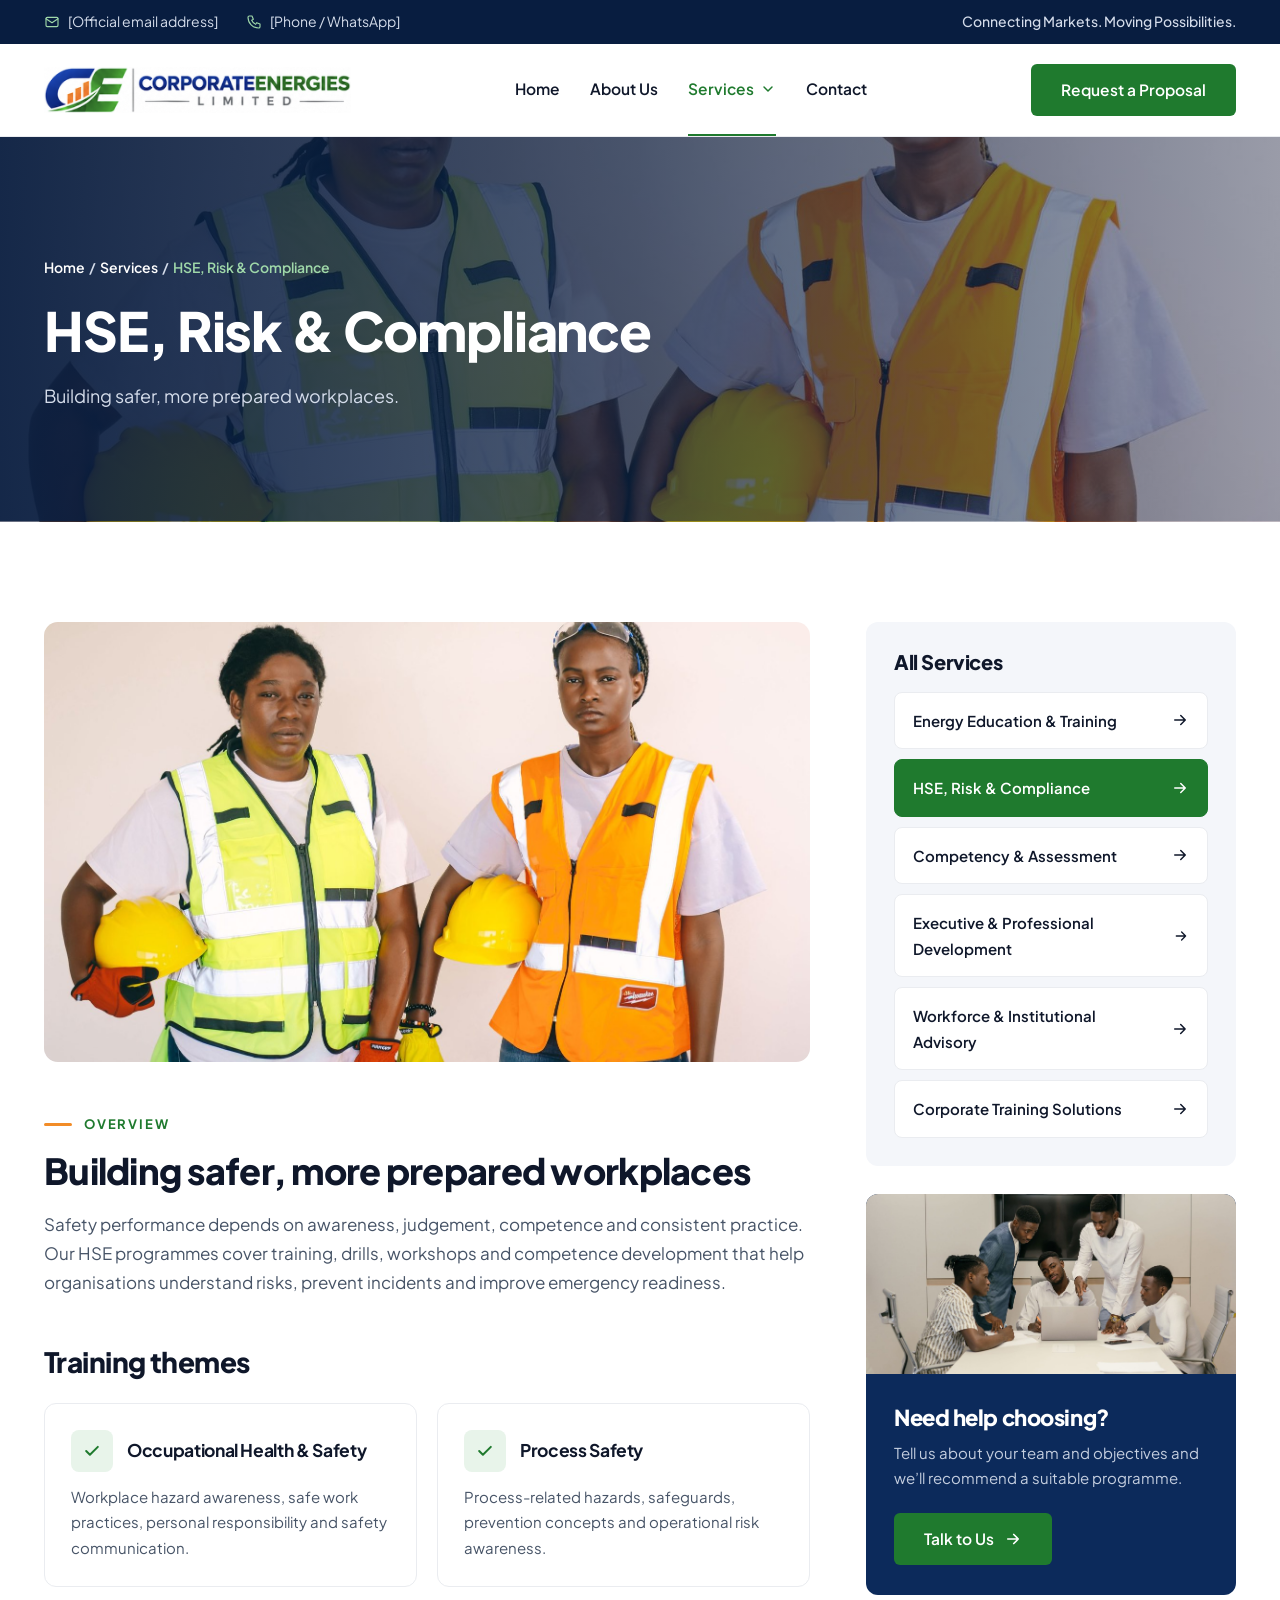
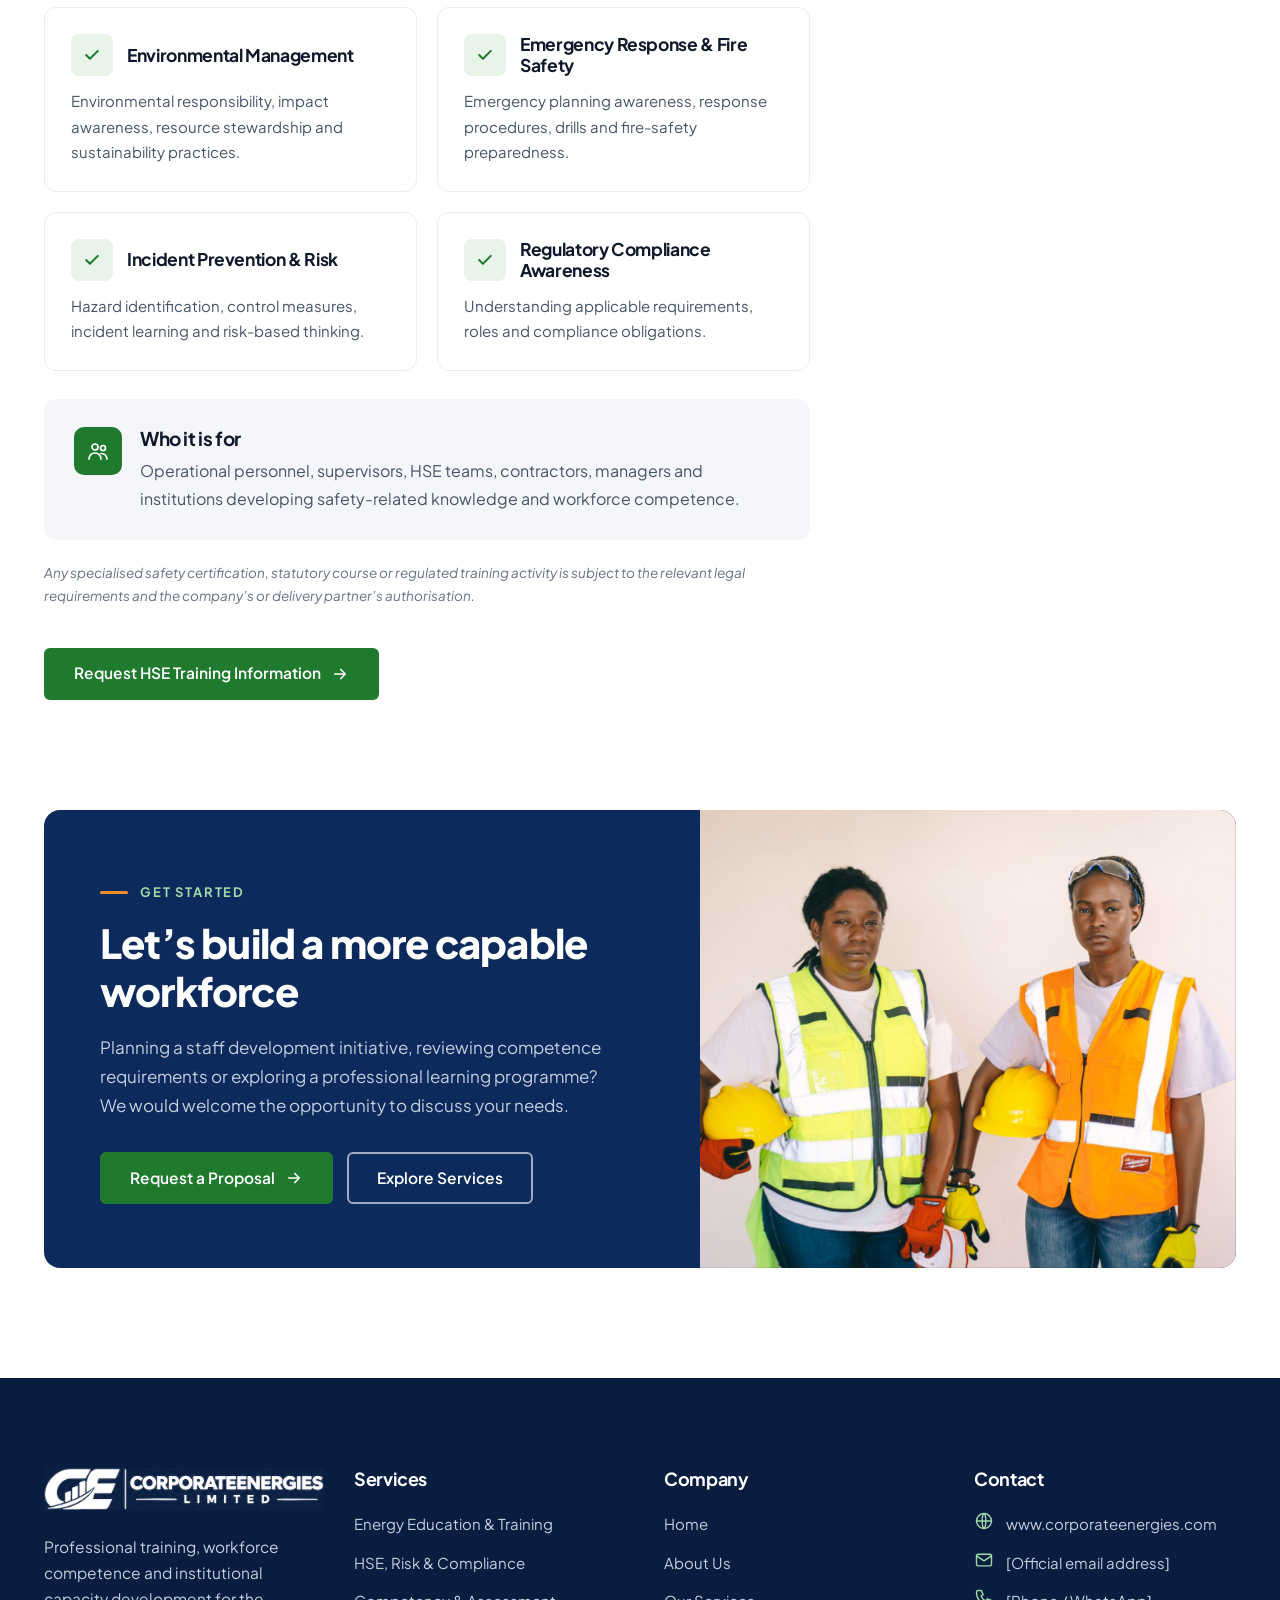
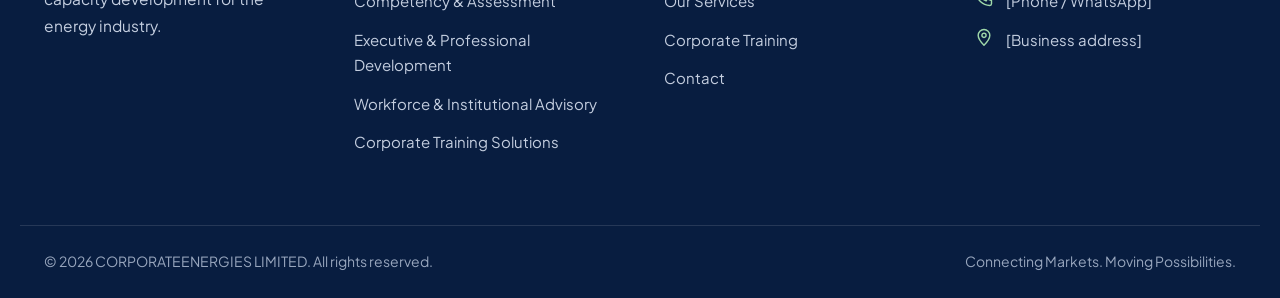
<file: hse.html>
<!doctype html>
<html lang="en">
<head>
<meta charset="utf-8">
<meta name="viewport" content="width=device-width, initial-scale=1">
<title>HSE, Risk &amp; Compliance | CorporateEnergies</title>
<meta name="description" content="HSE, Risk &amp; Compliance — CorporateEnergies Limited energy-sector training and advisory services.">
<link rel="icon" type="image/png" href="assets/img/favicon.png">
<link rel="preconnect" href="https://fonts.googleapis.com">
<link rel="preconnect" href="https://fonts.gstatic.com" crossorigin>
<link href="https://fonts.googleapis.com/css2?family=Plus+Jakarta+Sans:wght@400;500;600;700;800&amp;display=swap" rel="stylesheet">
<link rel="stylesheet" href="css/style.css">
</head>
<body>
<div class="ce">
<div class="top hide-m" style="background:#081D40;color:#D4DCEA;font-size:14px"><div class="wrap" style="display:flex;justify-content:space-between;align-items:center;min-height:44px;gap:20px">
<div style="display:flex;gap:28px;align-items:center"><span style="display:inline-flex;gap:8px;align-items:center"><svg width="16" height="16" viewBox="0 0 24 24" fill="none" stroke="#9FD8A9" stroke-width="1.7" stroke-linecap="round" stroke-linejoin="round" aria-hidden="true"><rect x="3" y="5" width="18" height="14" rx="2"/><path d="m3 7 9 6 9-6"/></svg> [Official email address]</span><span style="display:inline-flex;gap:8px;align-items:center"><svg width="16" height="16" viewBox="0 0 24 24" fill="none" stroke="#9FD8A9" stroke-width="1.7" stroke-linecap="round" stroke-linejoin="round" aria-hidden="true"><path d="M5 3h4l2 5-2.5 1.5a11 11 0 0 0 6 6L16 13l5 2v4a2 2 0 0 1-2 2A16 16 0 0 1 3 5a2 2 0 0 1 2-2z"/></svg> [Phone / WhatsApp]</span></div>
<span style="font-weight:500">Connecting Markets. Moving Possibilities.</span></div></div>
<header style="background:#fff;position:sticky;top:0;z-index:20;box-shadow:0 1px 0 #EAECF0"><div class="wrap" style="display:flex;flex-wrap:wrap;align-items:center;min-height:88px">
<div style="display:flex;align-items:center;justify-content:space-between;gap:24px;width:100%">
<a href="index.html" aria-label="CorporateEnergies Limited home" style="display:inline-flex"><img src="assets/img/logo.png" alt="CorporateEnergies Limited" style="height:46px;width:auto;display:block"></a>
<nav class="nav" aria-label="Main"><a href="index.html" class="">Home</a><a href="about.html" class="">About Us</a>
<div class="dd"><a href="services.html" class="on" aria-haspopup="true">Services <svg width="16" height="16" viewBox="0 0 24 24" fill="none" stroke="currentColor" stroke-width="2.2" stroke-linecap="round" stroke-linejoin="round" aria-hidden="true"><path d="m6 9 6 6 6-6"/></svg></a><div class="ddm" role="menu"><a href="energy-training.html" class=""><span style="display:flex;color:#1F7A2E"><svg width="20" height="20" viewBox="0 0 24 24" fill="none" stroke="#1F7A2E" stroke-width="1.7" stroke-linecap="round" stroke-linejoin="round" aria-hidden="true"><path d="M4 5a2 2 0 0 1 2-2h13v16H6a2 2 0 0 0-2 2z"/><path d="M4 21V5"/><path d="M8 7h7M8 11h7"/></svg></span>Energy Education &amp; Training</a><a href="hse.html" class="on"><span style="display:flex;color:#1F7A2E"><svg width="20" height="20" viewBox="0 0 24 24" fill="none" stroke="#1F7A2E" stroke-width="1.7" stroke-linecap="round" stroke-linejoin="round" aria-hidden="true"><path d="M12 3 4 6v6c0 5 3.5 8 8 9 4.5-1 8-4 8-9V6z"/><path d="m8.5 12 2.5 2.5 4.5-5"/></svg></span>HSE, Risk &amp; Compliance</a><a href="competency.html" class=""><span style="display:flex;color:#1F7A2E"><svg width="20" height="20" viewBox="0 0 24 24" fill="none" stroke="#1F7A2E" stroke-width="1.7" stroke-linecap="round" stroke-linejoin="round" aria-hidden="true"><circle cx="12" cy="12" r="9"/><circle cx="12" cy="12" r="5"/><circle cx="12" cy="12" r="1.5"/></svg></span>Competency &amp; Assessment</a><a href="professional-development.html" class=""><span style="display:flex;color:#1F7A2E"><svg width="20" height="20" viewBox="0 0 24 24" fill="none" stroke="#1F7A2E" stroke-width="1.7" stroke-linecap="round" stroke-linejoin="round" aria-hidden="true"><circle cx="12" cy="7" r="3.5"/><path d="M5 21c0-4 3-7 7-7s7 3 7 7"/><path d="m9 17 3 2 3-2"/></svg></span>Executive &amp; Professional Development</a><a href="workforce-advisory.html" class=""><span style="display:flex;color:#1F7A2E"><svg width="20" height="20" viewBox="0 0 24 24" fill="none" stroke="#1F7A2E" stroke-width="1.7" stroke-linecap="round" stroke-linejoin="round" aria-hidden="true"><rect x="9" y="3" width="6" height="5" rx="1"/><rect x="3" y="16" width="6" height="5" rx="1"/><rect x="15" y="16" width="6" height="5" rx="1"/><path d="M12 8v4M6 16v-4h12v4"/></svg></span>Workforce &amp; Institutional Advisory</a><a href="corporate-training.html" class=""><span style="display:flex;color:#1F7A2E"><svg width="20" height="20" viewBox="0 0 24 24" fill="none" stroke="#1F7A2E" stroke-width="1.7" stroke-linecap="round" stroke-linejoin="round" aria-hidden="true"><circle cx="9" cy="8" r="3"/><circle cx="17" cy="9" r="2.5"/><path d="M3 20c0-3.5 2.7-6 6-6s6 2.5 6 6"/><path d="M15 14.5c3 0 6 2 6 5.5"/></svg></span>Corporate Training Solutions</a></div></div><a href="contact.html" class="">Contact</a></nav>
<div style="display:flex;gap:12px;align-items:center"><a href="contact.html" class="btn btn-g hide-l">Request a Proposal</a>
<button type="button" class="burger" aria-label="Open menu" id="menuBtn" aria-expanded="false" aria-controls="mobileNav"><svg width="24" height="24" viewBox="0 0 24 24" fill="none" stroke="#0F172A" stroke-width="2" stroke-linecap="round" stroke-linejoin="round" aria-hidden="true"><path d="M4 7h16M4 12h16M4 17h16"/></svg></button></div></div>
<nav class="mnav" id="mobileNav" hidden aria-label="Mobile" style="width:100%;padding:4px 0 18px"><a href="index.html">Home</a><a href="about.html">About Us</a><a href="services.html">Services</a><a class="sub" href="energy-training.html">Energy Education &amp; Training</a><a class="sub" href="hse.html">HSE, Risk &amp; Compliance</a><a class="sub" href="competency.html">Competency &amp; Assessment</a><a class="sub" href="professional-development.html">Executive &amp; Professional Development</a><a class="sub" href="workforce-advisory.html">Workforce &amp; Institutional Advisory</a><a class="sub" href="corporate-training.html">Corporate Training Solutions</a><a href="contact.html">Contact</a></nav></div></header><section class="bnr bn-hse" style="padding:120px 0 110px"><div class="wrap hin">
<p style="margin:0 0 18px;font-size:14px;font-weight:600;color:#D4DCEA"><a href="index.html" style="color:#fff;text-decoration:none">Home</a> &#160;/&#160; <a href="services.html" style="color:#fff;text-decoration:none">Services</a> &#160;/&#160; <span style="color:#9FD8A9">HSE, Risk &amp; Compliance</span></p>
<h1 class="h1" style="color:#fff;font-size:54px;font-weight:800;max-width:820px">HSE, Risk &amp; Compliance</h1><p style="color:#D4DCEA;font-size:18px;max-width:620px;margin:18px 0 0">Building safer, more prepared workplaces.</p></div></section>
<section class="sec" style="padding:100px 0 110px"><div class="wrap split" style="display:flex;gap:56px;align-items:flex-start">
<div class="rv rv-l" style="flex:1 1 660px;min-width:0"><img src="assets/img/hse.jpg" alt="" style="width:100%;height:440px;object-fit:cover;object-position:center;border-radius:14px;display:block;margin-bottom:44px">
<span class="eyebrow">Overview</span><h2 class="h2" style="font-size:36px;font-weight:800;margin:14px 0 18px">Building safer, more prepared workplaces</h2><p style="font-size:17px;margin:0">Safety performance depends on awareness, judgement, competence and consistent practice. Our HSE programmes cover training, drills, workshops and competence development that help organisations understand risks, prevent incidents and improve emergency readiness.</p>
<h3 style="font-size:28px;font-weight:800;margin:48px 0 24px">Training themes</h3><div class="g2" style="gap:20px"><div class="card rv" style="padding:26px 26px"><div style="display:flex;gap:14px;align-items:center;margin-bottom:12px"><span style="width:42px;height:42px;flex-shrink:0;border-radius:8px;background:#E8F4EA;display:flex;align-items:center;justify-content:center"><svg width="20" height="20" viewBox="0 0 24 24" fill="none" stroke="#1F7A2E" stroke-width="2.4" stroke-linecap="round" stroke-linejoin="round" aria-hidden="true"><path d="m5 12 4.5 4.5L19 7"/></svg></span><h4 style="font-size:17.5px;font-weight:700">Occupational Health &amp; Safety</h4></div><p style="margin:0;font-size:15px">Workplace hazard awareness, safe work practices, personal responsibility and safety communication.</p></div><div class="card rv" style="padding:26px 26px"><div style="display:flex;gap:14px;align-items:center;margin-bottom:12px"><span style="width:42px;height:42px;flex-shrink:0;border-radius:8px;background:#E8F4EA;display:flex;align-items:center;justify-content:center"><svg width="20" height="20" viewBox="0 0 24 24" fill="none" stroke="#1F7A2E" stroke-width="2.4" stroke-linecap="round" stroke-linejoin="round" aria-hidden="true"><path d="m5 12 4.5 4.5L19 7"/></svg></span><h4 style="font-size:17.5px;font-weight:700">Process Safety</h4></div><p style="margin:0;font-size:15px">Process-related hazards, safeguards, prevention concepts and operational risk awareness.</p></div><div class="card rv" style="padding:26px 26px"><div style="display:flex;gap:14px;align-items:center;margin-bottom:12px"><span style="width:42px;height:42px;flex-shrink:0;border-radius:8px;background:#E8F4EA;display:flex;align-items:center;justify-content:center"><svg width="20" height="20" viewBox="0 0 24 24" fill="none" stroke="#1F7A2E" stroke-width="2.4" stroke-linecap="round" stroke-linejoin="round" aria-hidden="true"><path d="m5 12 4.5 4.5L19 7"/></svg></span><h4 style="font-size:17.5px;font-weight:700">Environmental Management</h4></div><p style="margin:0;font-size:15px">Environmental responsibility, impact awareness, resource stewardship and sustainability practices.</p></div><div class="card rv" style="padding:26px 26px"><div style="display:flex;gap:14px;align-items:center;margin-bottom:12px"><span style="width:42px;height:42px;flex-shrink:0;border-radius:8px;background:#E8F4EA;display:flex;align-items:center;justify-content:center"><svg width="20" height="20" viewBox="0 0 24 24" fill="none" stroke="#1F7A2E" stroke-width="2.4" stroke-linecap="round" stroke-linejoin="round" aria-hidden="true"><path d="m5 12 4.5 4.5L19 7"/></svg></span><h4 style="font-size:17.5px;font-weight:700">Emergency Response &amp; Fire Safety</h4></div><p style="margin:0;font-size:15px">Emergency planning awareness, response procedures, drills and fire-safety preparedness.</p></div><div class="card rv" style="padding:26px 26px"><div style="display:flex;gap:14px;align-items:center;margin-bottom:12px"><span style="width:42px;height:42px;flex-shrink:0;border-radius:8px;background:#E8F4EA;display:flex;align-items:center;justify-content:center"><svg width="20" height="20" viewBox="0 0 24 24" fill="none" stroke="#1F7A2E" stroke-width="2.4" stroke-linecap="round" stroke-linejoin="round" aria-hidden="true"><path d="m5 12 4.5 4.5L19 7"/></svg></span><h4 style="font-size:17.5px;font-weight:700">Incident Prevention &amp; Risk</h4></div><p style="margin:0;font-size:15px">Hazard identification, control measures, incident learning and risk-based thinking.</p></div><div class="card rv" style="padding:26px 26px"><div style="display:flex;gap:14px;align-items:center;margin-bottom:12px"><span style="width:42px;height:42px;flex-shrink:0;border-radius:8px;background:#E8F4EA;display:flex;align-items:center;justify-content:center"><svg width="20" height="20" viewBox="0 0 24 24" fill="none" stroke="#1F7A2E" stroke-width="2.4" stroke-linecap="round" stroke-linejoin="round" aria-hidden="true"><path d="m5 12 4.5 4.5L19 7"/></svg></span><h4 style="font-size:17.5px;font-weight:700">Regulatory Compliance Awareness</h4></div><p style="margin:0;font-size:15px">Understanding applicable requirements, roles and compliance obligations.</p></div></div><div style="margin-top:28px;background:#F4F6FA;border-radius:12px;padding:28px 30px;display:flex;gap:18px;align-items:flex-start"><span style="flex-shrink:0;width:48px;height:48px;border-radius:10px;background:#1F7A2E;display:flex;align-items:center;justify-content:center"><svg width="24" height="24" viewBox="0 0 24 24" fill="none" stroke="#fff" stroke-width="1.7" stroke-linecap="round" stroke-linejoin="round" aria-hidden="true"><circle cx="9" cy="8" r="3"/><circle cx="17" cy="9" r="2.5"/><path d="M3 20c0-3.5 2.7-6 6-6s6 2.5 6 6"/><path d="M15 14.5c3 0 6 2 6 5.5"/></svg></span><div><h4 style="font-size:19px;font-weight:700">Who it is for</h4><p style="margin:8px 0 0;font-size:16px">Operational personnel, supervisors, HSE teams, contractors, managers and institutions developing safety-related knowledge and workforce competence.</p></div></div><p style="margin:22px 0 0;font-size:13.5px;color:#667085;font-style:italic">Any specialised safety certification, statutory course or regulated training activity is subject to the relevant legal requirements and the company&#8217;s or delivery partner&#8217;s authorisation.</p><a href="contact.html" class="btn btn-g" style="margin-top:40px">Request HSE Training Information <svg width="18" height="18" viewBox="0 0 24 24" fill="none" stroke="#fff" stroke-width="2.2" stroke-linecap="round" stroke-linejoin="round" aria-hidden="true"><path d="M5 12h14M13 6l6 6-6 6"/></svg></a></div><aside class="rv rv-r" style="flex:0 1 370px;min-width:290px;display:flex;flex-direction:column;gap:28px">
<div style="background:#F4F6FA;border-radius:12px;padding:28px"><h3 style="font-size:20px;font-weight:800;margin-bottom:18px">All Services</h3><nav class="side" aria-label="Services" style="display:flex;flex-direction:column;gap:10px"><a href="energy-training.html" class="">Energy Education &amp; Training<svg width="18" height="18" viewBox="0 0 24 24" fill="none" stroke="currentColor" stroke-width="2" stroke-linecap="round" stroke-linejoin="round" aria-hidden="true"><path d="M5 12h14M13 6l6 6-6 6"/></svg></a><a href="hse.html" class="on">HSE, Risk &amp; Compliance<svg width="18" height="18" viewBox="0 0 24 24" fill="none" stroke="currentColor" stroke-width="2" stroke-linecap="round" stroke-linejoin="round" aria-hidden="true"><path d="M5 12h14M13 6l6 6-6 6"/></svg></a><a href="competency.html" class="">Competency &amp; Assessment<svg width="18" height="18" viewBox="0 0 24 24" fill="none" stroke="currentColor" stroke-width="2" stroke-linecap="round" stroke-linejoin="round" aria-hidden="true"><path d="M5 12h14M13 6l6 6-6 6"/></svg></a><a href="professional-development.html" class="">Executive &amp; Professional Development<svg width="18" height="18" viewBox="0 0 24 24" fill="none" stroke="currentColor" stroke-width="2" stroke-linecap="round" stroke-linejoin="round" aria-hidden="true"><path d="M5 12h14M13 6l6 6-6 6"/></svg></a><a href="workforce-advisory.html" class="">Workforce &amp; Institutional Advisory<svg width="18" height="18" viewBox="0 0 24 24" fill="none" stroke="currentColor" stroke-width="2" stroke-linecap="round" stroke-linejoin="round" aria-hidden="true"><path d="M5 12h14M13 6l6 6-6 6"/></svg></a><a href="corporate-training.html" class="">Corporate Training Solutions<svg width="18" height="18" viewBox="0 0 24 24" fill="none" stroke="currentColor" stroke-width="2" stroke-linecap="round" stroke-linejoin="round" aria-hidden="true"><path d="M5 12h14M13 6l6 6-6 6"/></svg></a></nav></div>
<div style="border-radius:12px;overflow:hidden;background:#0C2A5B"><img src="assets/img/team.jpg" alt="" style="width:100%;height:180px;object-fit:cover;display:block">
<div style="padding:30px 28px"><h3 style="color:#fff;font-size:22px;font-weight:800;margin-bottom:10px">Need help choosing?</h3>
<p style="color:#C4CEDF;font-size:15px;margin:0 0 22px">Tell us about your team and objectives and we&#8217;ll recommend a suitable programme.</p>
<a href="contact.html" class="btn btn-g">Talk to Us <svg width="18" height="18" viewBox="0 0 24 24" fill="none" stroke="#fff" stroke-width="2.2" stroke-linecap="round" stroke-linejoin="round" aria-hidden="true"><path d="M5 12h14M13 6l6 6-6 6"/></svg></a></div></div></aside></div></section><section class="sec" style="padding:0 0 110px"><div class="wrap"><div class="split rv rv-z" style="display:flex;border-radius:16px;overflow:hidden;background:#0C2A5B">
<div class="rv rv-r" style="flex:1 1 560px;padding:64px 56px"><span class="eyebrow lt">Get started</span>
<h2 class="h2" style="color:#fff;font-size:40px;font-weight:800;margin:16px 0 18px">Let&#8217;s build a more capable workforce</h2>
<p style="color:#C4CEDF;font-size:17px;margin:0 0 32px;max-width:520px">Planning a staff development initiative, reviewing competence requirements or exploring a professional learning programme? We would welcome the opportunity to discuss your needs.</p>
<div style="display:flex;gap:14px;flex-wrap:wrap"><a href="contact.html" class="btn btn-g">Request a Proposal <svg width="18" height="18" viewBox="0 0 24 24" fill="none" stroke="#fff" stroke-width="2.2" stroke-linecap="round" stroke-linejoin="round" aria-hidden="true"><path d="M5 12h14M13 6l6 6-6 6"/></svg></a><a href="services.html" class="btn btn-ow">Explore Services</a></div></div>
<div class="rv rv-r" style="flex:1 1 440px;min-height:340px;position:relative"><img src="assets/img/hse.jpg" alt="Safety professionals in protective equipment" style="position:absolute;inset:0;width:100%;height:100%;object-fit:cover"></div></div></div></section><footer class="foot" style="background:#081D40;padding:90px 0 0">
<div class="wrap" style="display:grid;grid-template-columns:repeat(auto-fit,minmax(210px,1fr));gap:48px">
<div style="max-width:360px"><img src="assets/img/logo-white.png" alt="CorporateEnergies Limited" style="height:42px;width:auto;display:block">
<p style="margin:24px 0 0;color:#C4CEDF;font-size:15.5px">Professional training, workforce competence and institutional capacity development for the energy industry.</p></div>
<div><h4 style="color:#fff;font-size:18px;font-weight:700;margin-bottom:22px">Services</h4><div style="display:flex;flex-direction:column;gap:13px"><a href="energy-training.html">Energy Education &amp; Training</a><a href="hse.html">HSE, Risk &amp; Compliance</a><a href="competency.html">Competency &amp; Assessment</a><a href="professional-development.html">Executive &amp; Professional Development</a><a href="workforce-advisory.html">Workforce &amp; Institutional Advisory</a><a href="corporate-training.html">Corporate Training Solutions</a></div></div><div><h4 style="color:#fff;font-size:18px;font-weight:700;margin-bottom:22px">Company</h4><div style="display:flex;flex-direction:column;gap:13px"><a href="index.html">Home</a><a href="about.html">About Us</a><a href="services.html">Our Services</a><a href="corporate-training.html">Corporate Training</a><a href="contact.html">Contact</a></div></div><div><h4 style="color:#fff;font-size:18px;font-weight:700;margin-bottom:22px">Contact</h4><div style="display:flex;flex-direction:column;gap:13px"><span style="display:flex;gap:12px;align-items:flex-start;color:#C4CEDF;font-size:15px"><svg width="20" height="20" viewBox="0 0 24 24" fill="none" stroke="#9FD8A9" stroke-width="1.7" stroke-linecap="round" stroke-linejoin="round" aria-hidden="true"><circle cx="12" cy="12" r="9"/><path d="M3 12h18M12 3c3 3 3 15 0 18M12 3c-3 3-3 15 0 18"/></svg>www.corporateenergies.com</span><span style="display:flex;gap:12px;align-items:flex-start;color:#C4CEDF;font-size:15px"><svg width="20" height="20" viewBox="0 0 24 24" fill="none" stroke="#9FD8A9" stroke-width="1.7" stroke-linecap="round" stroke-linejoin="round" aria-hidden="true"><rect x="3" y="5" width="18" height="14" rx="2"/><path d="m3 7 9 6 9-6"/></svg>[Official email address]</span><span style="display:flex;gap:12px;align-items:flex-start;color:#C4CEDF;font-size:15px"><svg width="20" height="20" viewBox="0 0 24 24" fill="none" stroke="#9FD8A9" stroke-width="1.7" stroke-linecap="round" stroke-linejoin="round" aria-hidden="true"><path d="M5 3h4l2 5-2.5 1.5a11 11 0 0 0 6 6L16 13l5 2v4a2 2 0 0 1-2 2A16 16 0 0 1 3 5a2 2 0 0 1 2-2z"/></svg>[Phone / WhatsApp]</span><span style="display:flex;gap:12px;align-items:flex-start;color:#C4CEDF;font-size:15px"><svg width="20" height="20" viewBox="0 0 24 24" fill="none" stroke="#9FD8A9" stroke-width="1.7" stroke-linecap="round" stroke-linejoin="round" aria-hidden="true"><path d="M12 22s7-7 7-12a7 7 0 0 0-14 0c0 5 7 12 7 12z"/><circle cx="12" cy="10" r="2.5"/></svg>[Business address]</span></div></div></div>
<div class="wrap" style="border-top:1px solid rgba(255,255,255,.12);margin-top:70px;padding-top:24px;padding-bottom:24px;display:flex;justify-content:space-between;flex-wrap:wrap;gap:12px;font-size:14px;color:#98A6BD">
<span>&#169; 2026 CORPORATEENERGIES LIMITED. All rights reserved.</span><span>Connecting Markets. Moving Possibilities.</span></div></footer>
</div>
<script src="js/main.js" defer></script>
</body>
</html>
</file>
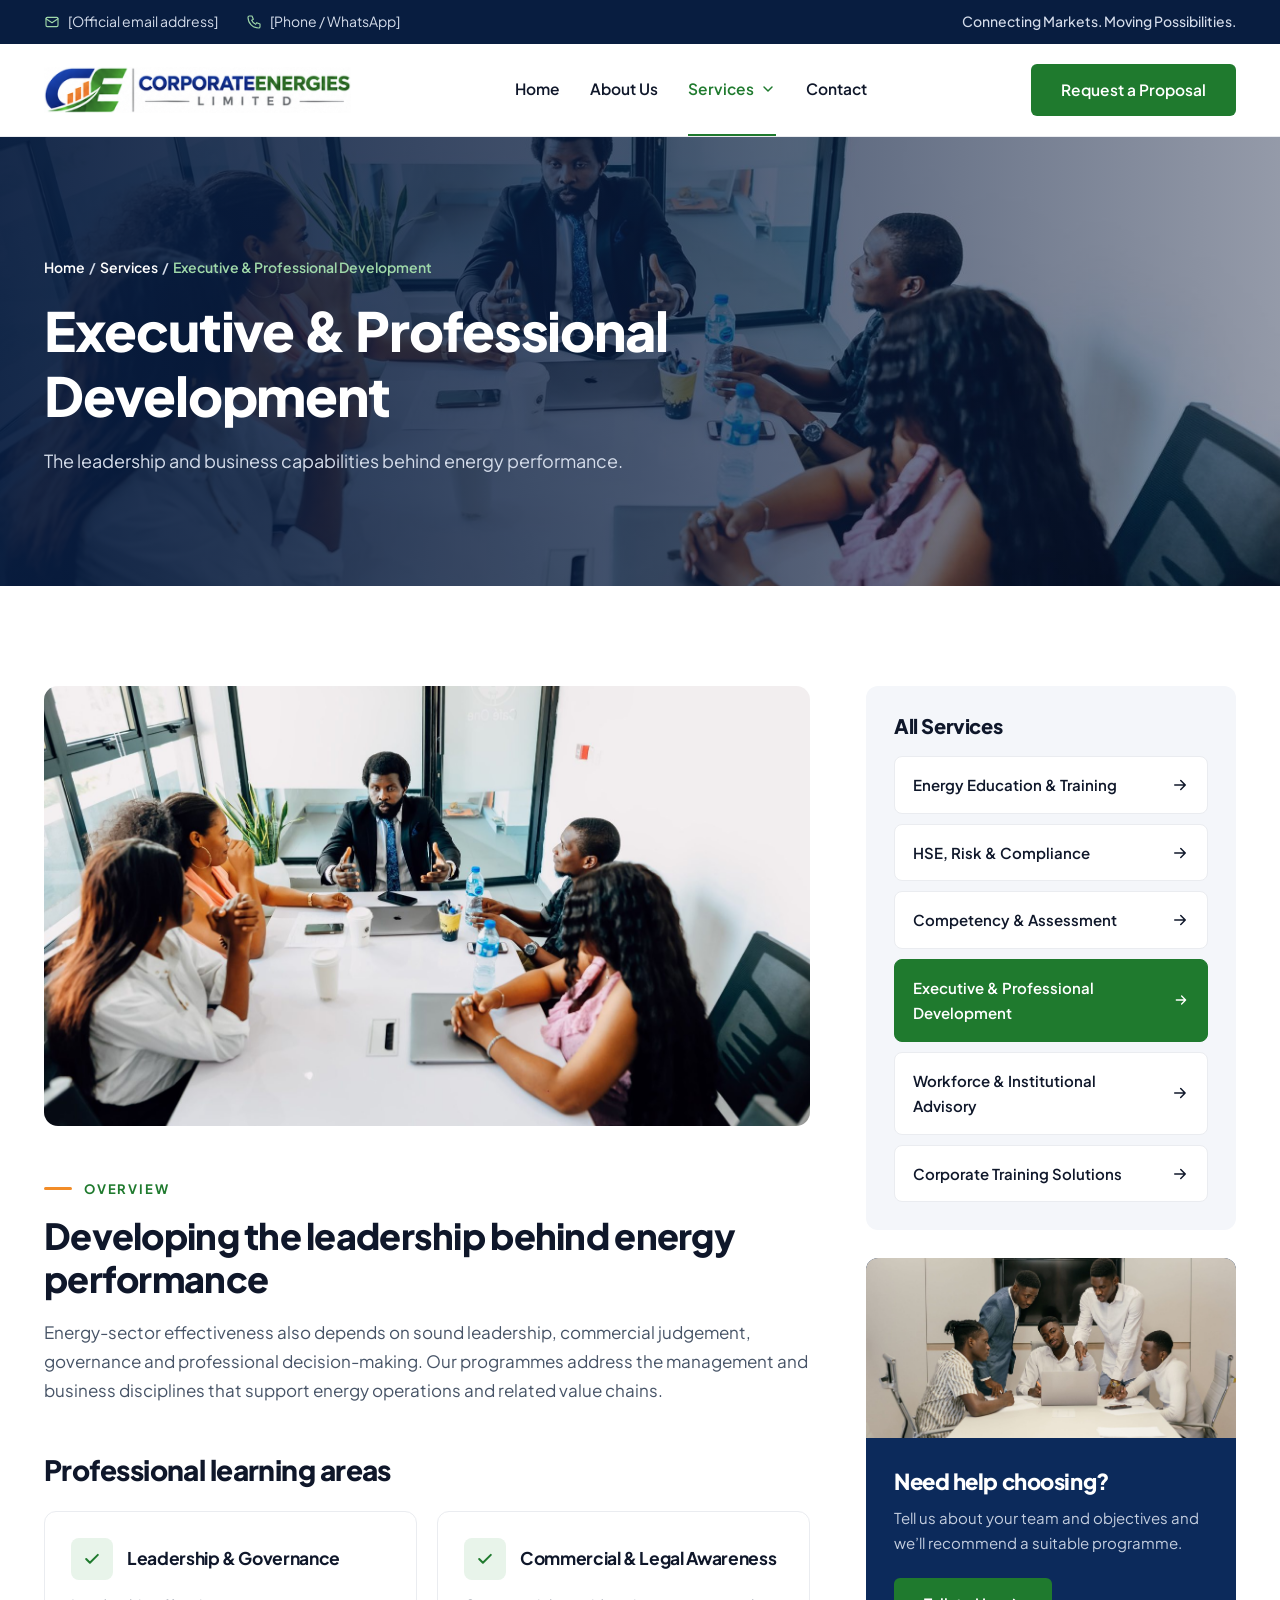
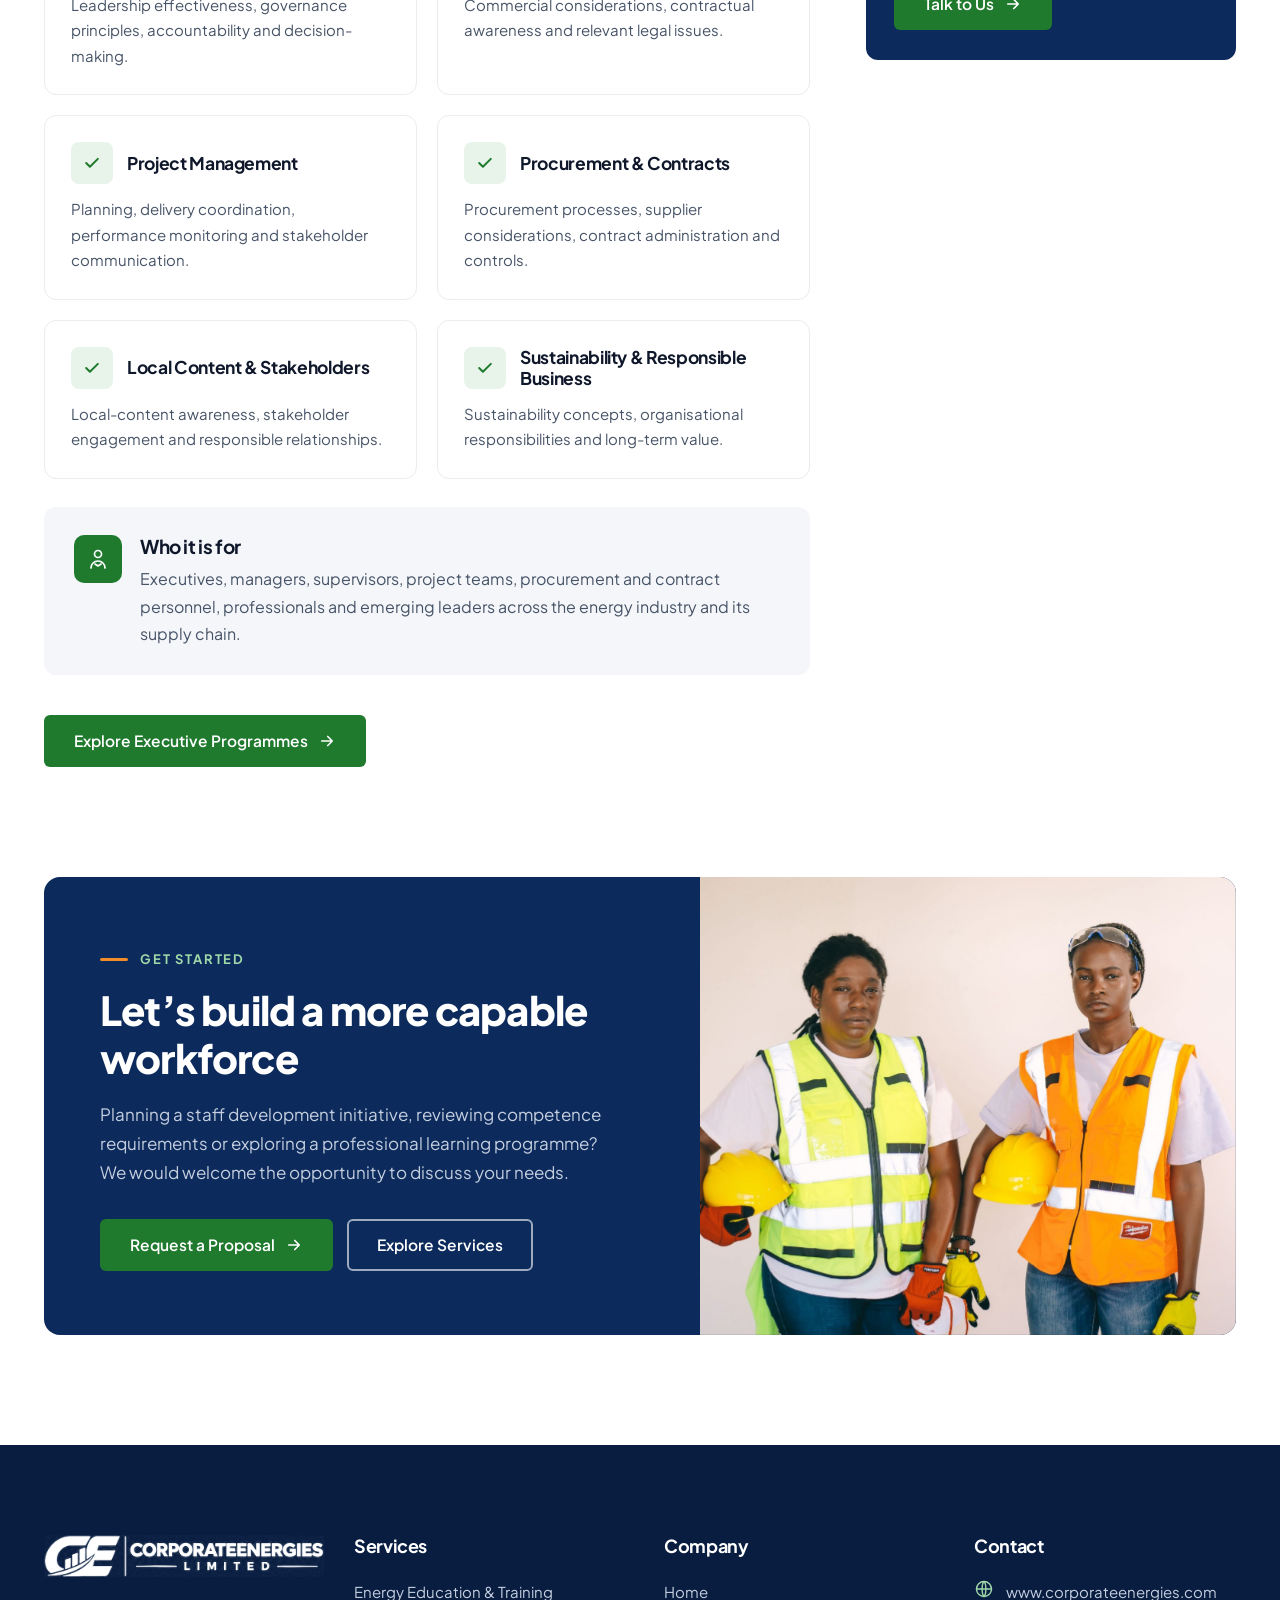
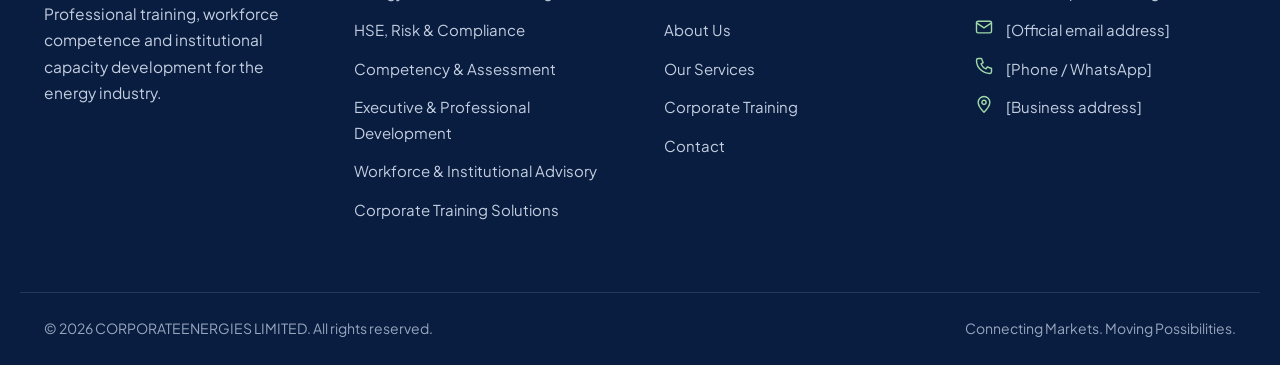
<file: professional-development.html>
<!doctype html>
<html lang="en">
<head>
<meta charset="utf-8">
<meta name="viewport" content="width=device-width, initial-scale=1">
<title>Executive &amp; Professional Development | CorporateEnergies</title>
<meta name="description" content="Executive &amp; Professional Development — CorporateEnergies Limited energy-sector training and advisory services.">
<link rel="icon" type="image/png" href="assets/img/favicon.png">
<link rel="preconnect" href="https://fonts.googleapis.com">
<link rel="preconnect" href="https://fonts.gstatic.com" crossorigin>
<link href="https://fonts.googleapis.com/css2?family=Plus+Jakarta+Sans:wght@400;500;600;700;800&amp;display=swap" rel="stylesheet">
<link rel="stylesheet" href="css/style.css">
</head>
<body>
<div class="ce">
<div class="top hide-m" style="background:#081D40;color:#D4DCEA;font-size:14px"><div class="wrap" style="display:flex;justify-content:space-between;align-items:center;min-height:44px;gap:20px">
<div style="display:flex;gap:28px;align-items:center"><span style="display:inline-flex;gap:8px;align-items:center"><svg width="16" height="16" viewBox="0 0 24 24" fill="none" stroke="#9FD8A9" stroke-width="1.7" stroke-linecap="round" stroke-linejoin="round" aria-hidden="true"><rect x="3" y="5" width="18" height="14" rx="2"/><path d="m3 7 9 6 9-6"/></svg> [Official email address]</span><span style="display:inline-flex;gap:8px;align-items:center"><svg width="16" height="16" viewBox="0 0 24 24" fill="none" stroke="#9FD8A9" stroke-width="1.7" stroke-linecap="round" stroke-linejoin="round" aria-hidden="true"><path d="M5 3h4l2 5-2.5 1.5a11 11 0 0 0 6 6L16 13l5 2v4a2 2 0 0 1-2 2A16 16 0 0 1 3 5a2 2 0 0 1 2-2z"/></svg> [Phone / WhatsApp]</span></div>
<span style="font-weight:500">Connecting Markets. Moving Possibilities.</span></div></div>
<header style="background:#fff;position:sticky;top:0;z-index:20;box-shadow:0 1px 0 #EAECF0"><div class="wrap" style="display:flex;flex-wrap:wrap;align-items:center;min-height:88px">
<div style="display:flex;align-items:center;justify-content:space-between;gap:24px;width:100%">
<a href="index.html" aria-label="CorporateEnergies Limited home" style="display:inline-flex"><img src="assets/img/logo.png" alt="CorporateEnergies Limited" style="height:46px;width:auto;display:block"></a>
<nav class="nav" aria-label="Main"><a href="index.html" class="">Home</a><a href="about.html" class="">About Us</a>
<div class="dd"><a href="services.html" class="on" aria-haspopup="true">Services <svg width="16" height="16" viewBox="0 0 24 24" fill="none" stroke="currentColor" stroke-width="2.2" stroke-linecap="round" stroke-linejoin="round" aria-hidden="true"><path d="m6 9 6 6 6-6"/></svg></a><div class="ddm" role="menu"><a href="energy-training.html" class=""><span style="display:flex;color:#1F7A2E"><svg width="20" height="20" viewBox="0 0 24 24" fill="none" stroke="#1F7A2E" stroke-width="1.7" stroke-linecap="round" stroke-linejoin="round" aria-hidden="true"><path d="M4 5a2 2 0 0 1 2-2h13v16H6a2 2 0 0 0-2 2z"/><path d="M4 21V5"/><path d="M8 7h7M8 11h7"/></svg></span>Energy Education &amp; Training</a><a href="hse.html" class=""><span style="display:flex;color:#1F7A2E"><svg width="20" height="20" viewBox="0 0 24 24" fill="none" stroke="#1F7A2E" stroke-width="1.7" stroke-linecap="round" stroke-linejoin="round" aria-hidden="true"><path d="M12 3 4 6v6c0 5 3.5 8 8 9 4.5-1 8-4 8-9V6z"/><path d="m8.5 12 2.5 2.5 4.5-5"/></svg></span>HSE, Risk &amp; Compliance</a><a href="competency.html" class=""><span style="display:flex;color:#1F7A2E"><svg width="20" height="20" viewBox="0 0 24 24" fill="none" stroke="#1F7A2E" stroke-width="1.7" stroke-linecap="round" stroke-linejoin="round" aria-hidden="true"><circle cx="12" cy="12" r="9"/><circle cx="12" cy="12" r="5"/><circle cx="12" cy="12" r="1.5"/></svg></span>Competency &amp; Assessment</a><a href="professional-development.html" class="on"><span style="display:flex;color:#1F7A2E"><svg width="20" height="20" viewBox="0 0 24 24" fill="none" stroke="#1F7A2E" stroke-width="1.7" stroke-linecap="round" stroke-linejoin="round" aria-hidden="true"><circle cx="12" cy="7" r="3.5"/><path d="M5 21c0-4 3-7 7-7s7 3 7 7"/><path d="m9 17 3 2 3-2"/></svg></span>Executive &amp; Professional Development</a><a href="workforce-advisory.html" class=""><span style="display:flex;color:#1F7A2E"><svg width="20" height="20" viewBox="0 0 24 24" fill="none" stroke="#1F7A2E" stroke-width="1.7" stroke-linecap="round" stroke-linejoin="round" aria-hidden="true"><rect x="9" y="3" width="6" height="5" rx="1"/><rect x="3" y="16" width="6" height="5" rx="1"/><rect x="15" y="16" width="6" height="5" rx="1"/><path d="M12 8v4M6 16v-4h12v4"/></svg></span>Workforce &amp; Institutional Advisory</a><a href="corporate-training.html" class=""><span style="display:flex;color:#1F7A2E"><svg width="20" height="20" viewBox="0 0 24 24" fill="none" stroke="#1F7A2E" stroke-width="1.7" stroke-linecap="round" stroke-linejoin="round" aria-hidden="true"><circle cx="9" cy="8" r="3"/><circle cx="17" cy="9" r="2.5"/><path d="M3 20c0-3.5 2.7-6 6-6s6 2.5 6 6"/><path d="M15 14.5c3 0 6 2 6 5.5"/></svg></span>Corporate Training Solutions</a></div></div><a href="contact.html" class="">Contact</a></nav>
<div style="display:flex;gap:12px;align-items:center"><a href="contact.html" class="btn btn-g hide-l">Request a Proposal</a>
<button type="button" class="burger" aria-label="Open menu" id="menuBtn" aria-expanded="false" aria-controls="mobileNav"><svg width="24" height="24" viewBox="0 0 24 24" fill="none" stroke="#0F172A" stroke-width="2" stroke-linecap="round" stroke-linejoin="round" aria-hidden="true"><path d="M4 7h16M4 12h16M4 17h16"/></svg></button></div></div>
<nav class="mnav" id="mobileNav" hidden aria-label="Mobile" style="width:100%;padding:4px 0 18px"><a href="index.html">Home</a><a href="about.html">About Us</a><a href="services.html">Services</a><a class="sub" href="energy-training.html">Energy Education &amp; Training</a><a class="sub" href="hse.html">HSE, Risk &amp; Compliance</a><a class="sub" href="competency.html">Competency &amp; Assessment</a><a class="sub" href="professional-development.html">Executive &amp; Professional Development</a><a class="sub" href="workforce-advisory.html">Workforce &amp; Institutional Advisory</a><a class="sub" href="corporate-training.html">Corporate Training Solutions</a><a href="contact.html">Contact</a></nav></div></header><section class="bnr bn-exec" style="padding:120px 0 110px"><div class="wrap hin">
<p style="margin:0 0 18px;font-size:14px;font-weight:600;color:#D4DCEA"><a href="index.html" style="color:#fff;text-decoration:none">Home</a> &#160;/&#160; <a href="services.html" style="color:#fff;text-decoration:none">Services</a> &#160;/&#160; <span style="color:#9FD8A9">Executive &amp; Professional Development</span></p>
<h1 class="h1" style="color:#fff;font-size:54px;font-weight:800;max-width:820px">Executive &amp; Professional Development</h1><p style="color:#D4DCEA;font-size:18px;max-width:620px;margin:18px 0 0">The leadership and business capabilities behind energy performance.</p></div></section>
<section class="sec" style="padding:100px 0 110px"><div class="wrap split" style="display:flex;gap:56px;align-items:flex-start">
<div class="rv rv-l" style="flex:1 1 660px;min-width:0"><img src="assets/img/meeting.jpg" alt="" style="width:100%;height:440px;object-fit:cover;object-position:center;border-radius:14px;display:block;margin-bottom:44px">
<span class="eyebrow">Overview</span><h2 class="h2" style="font-size:36px;font-weight:800;margin:14px 0 18px">Developing the leadership behind energy performance</h2><p style="font-size:17px;margin:0">Energy-sector effectiveness also depends on sound leadership, commercial judgement, governance and professional decision-making. Our programmes address the management and business disciplines that support energy operations and related value chains.</p>
<h3 style="font-size:28px;font-weight:800;margin:48px 0 24px">Professional learning areas</h3><div class="g2" style="gap:20px"><div class="card rv" style="padding:26px 26px"><div style="display:flex;gap:14px;align-items:center;margin-bottom:12px"><span style="width:42px;height:42px;flex-shrink:0;border-radius:8px;background:#E8F4EA;display:flex;align-items:center;justify-content:center"><svg width="20" height="20" viewBox="0 0 24 24" fill="none" stroke="#1F7A2E" stroke-width="2.4" stroke-linecap="round" stroke-linejoin="round" aria-hidden="true"><path d="m5 12 4.5 4.5L19 7"/></svg></span><h4 style="font-size:17.5px;font-weight:700">Leadership &amp; Governance</h4></div><p style="margin:0;font-size:15px">Leadership effectiveness, governance principles, accountability and decision-making.</p></div><div class="card rv" style="padding:26px 26px"><div style="display:flex;gap:14px;align-items:center;margin-bottom:12px"><span style="width:42px;height:42px;flex-shrink:0;border-radius:8px;background:#E8F4EA;display:flex;align-items:center;justify-content:center"><svg width="20" height="20" viewBox="0 0 24 24" fill="none" stroke="#1F7A2E" stroke-width="2.4" stroke-linecap="round" stroke-linejoin="round" aria-hidden="true"><path d="m5 12 4.5 4.5L19 7"/></svg></span><h4 style="font-size:17.5px;font-weight:700">Commercial &amp; Legal Awareness</h4></div><p style="margin:0;font-size:15px">Commercial considerations, contractual awareness and relevant legal issues.</p></div><div class="card rv" style="padding:26px 26px"><div style="display:flex;gap:14px;align-items:center;margin-bottom:12px"><span style="width:42px;height:42px;flex-shrink:0;border-radius:8px;background:#E8F4EA;display:flex;align-items:center;justify-content:center"><svg width="20" height="20" viewBox="0 0 24 24" fill="none" stroke="#1F7A2E" stroke-width="2.4" stroke-linecap="round" stroke-linejoin="round" aria-hidden="true"><path d="m5 12 4.5 4.5L19 7"/></svg></span><h4 style="font-size:17.5px;font-weight:700">Project Management</h4></div><p style="margin:0;font-size:15px">Planning, delivery coordination, performance monitoring and stakeholder communication.</p></div><div class="card rv" style="padding:26px 26px"><div style="display:flex;gap:14px;align-items:center;margin-bottom:12px"><span style="width:42px;height:42px;flex-shrink:0;border-radius:8px;background:#E8F4EA;display:flex;align-items:center;justify-content:center"><svg width="20" height="20" viewBox="0 0 24 24" fill="none" stroke="#1F7A2E" stroke-width="2.4" stroke-linecap="round" stroke-linejoin="round" aria-hidden="true"><path d="m5 12 4.5 4.5L19 7"/></svg></span><h4 style="font-size:17.5px;font-weight:700">Procurement &amp; Contracts</h4></div><p style="margin:0;font-size:15px">Procurement processes, supplier considerations, contract administration and controls.</p></div><div class="card rv" style="padding:26px 26px"><div style="display:flex;gap:14px;align-items:center;margin-bottom:12px"><span style="width:42px;height:42px;flex-shrink:0;border-radius:8px;background:#E8F4EA;display:flex;align-items:center;justify-content:center"><svg width="20" height="20" viewBox="0 0 24 24" fill="none" stroke="#1F7A2E" stroke-width="2.4" stroke-linecap="round" stroke-linejoin="round" aria-hidden="true"><path d="m5 12 4.5 4.5L19 7"/></svg></span><h4 style="font-size:17.5px;font-weight:700">Local Content &amp; Stakeholders</h4></div><p style="margin:0;font-size:15px">Local-content awareness, stakeholder engagement and responsible relationships.</p></div><div class="card rv" style="padding:26px 26px"><div style="display:flex;gap:14px;align-items:center;margin-bottom:12px"><span style="width:42px;height:42px;flex-shrink:0;border-radius:8px;background:#E8F4EA;display:flex;align-items:center;justify-content:center"><svg width="20" height="20" viewBox="0 0 24 24" fill="none" stroke="#1F7A2E" stroke-width="2.4" stroke-linecap="round" stroke-linejoin="round" aria-hidden="true"><path d="m5 12 4.5 4.5L19 7"/></svg></span><h4 style="font-size:17.5px;font-weight:700">Sustainability &amp; Responsible Business</h4></div><p style="margin:0;font-size:15px">Sustainability concepts, organisational responsibilities and long-term value.</p></div></div><div style="margin-top:28px;background:#F4F6FA;border-radius:12px;padding:28px 30px;display:flex;gap:18px;align-items:flex-start"><span style="flex-shrink:0;width:48px;height:48px;border-radius:10px;background:#1F7A2E;display:flex;align-items:center;justify-content:center"><svg width="24" height="24" viewBox="0 0 24 24" fill="none" stroke="#fff" stroke-width="1.7" stroke-linecap="round" stroke-linejoin="round" aria-hidden="true"><circle cx="12" cy="7" r="3.5"/><path d="M5 21c0-4 3-7 7-7s7 3 7 7"/><path d="m9 17 3 2 3-2"/></svg></span><div><h4 style="font-size:19px;font-weight:700">Who it is for</h4><p style="margin:8px 0 0;font-size:16px">Executives, managers, supervisors, project teams, procurement and contract personnel, professionals and emerging leaders across the energy industry and its supply chain.</p></div></div><a href="contact.html" class="btn btn-g" style="margin-top:40px">Explore Executive Programmes <svg width="18" height="18" viewBox="0 0 24 24" fill="none" stroke="#fff" stroke-width="2.2" stroke-linecap="round" stroke-linejoin="round" aria-hidden="true"><path d="M5 12h14M13 6l6 6-6 6"/></svg></a></div><aside class="rv rv-r" style="flex:0 1 370px;min-width:290px;display:flex;flex-direction:column;gap:28px">
<div style="background:#F4F6FA;border-radius:12px;padding:28px"><h3 style="font-size:20px;font-weight:800;margin-bottom:18px">All Services</h3><nav class="side" aria-label="Services" style="display:flex;flex-direction:column;gap:10px"><a href="energy-training.html" class="">Energy Education &amp; Training<svg width="18" height="18" viewBox="0 0 24 24" fill="none" stroke="currentColor" stroke-width="2" stroke-linecap="round" stroke-linejoin="round" aria-hidden="true"><path d="M5 12h14M13 6l6 6-6 6"/></svg></a><a href="hse.html" class="">HSE, Risk &amp; Compliance<svg width="18" height="18" viewBox="0 0 24 24" fill="none" stroke="currentColor" stroke-width="2" stroke-linecap="round" stroke-linejoin="round" aria-hidden="true"><path d="M5 12h14M13 6l6 6-6 6"/></svg></a><a href="competency.html" class="">Competency &amp; Assessment<svg width="18" height="18" viewBox="0 0 24 24" fill="none" stroke="currentColor" stroke-width="2" stroke-linecap="round" stroke-linejoin="round" aria-hidden="true"><path d="M5 12h14M13 6l6 6-6 6"/></svg></a><a href="professional-development.html" class="on">Executive &amp; Professional Development<svg width="18" height="18" viewBox="0 0 24 24" fill="none" stroke="currentColor" stroke-width="2" stroke-linecap="round" stroke-linejoin="round" aria-hidden="true"><path d="M5 12h14M13 6l6 6-6 6"/></svg></a><a href="workforce-advisory.html" class="">Workforce &amp; Institutional Advisory<svg width="18" height="18" viewBox="0 0 24 24" fill="none" stroke="currentColor" stroke-width="2" stroke-linecap="round" stroke-linejoin="round" aria-hidden="true"><path d="M5 12h14M13 6l6 6-6 6"/></svg></a><a href="corporate-training.html" class="">Corporate Training Solutions<svg width="18" height="18" viewBox="0 0 24 24" fill="none" stroke="currentColor" stroke-width="2" stroke-linecap="round" stroke-linejoin="round" aria-hidden="true"><path d="M5 12h14M13 6l6 6-6 6"/></svg></a></nav></div>
<div style="border-radius:12px;overflow:hidden;background:#0C2A5B"><img src="assets/img/team.jpg" alt="" style="width:100%;height:180px;object-fit:cover;display:block">
<div style="padding:30px 28px"><h3 style="color:#fff;font-size:22px;font-weight:800;margin-bottom:10px">Need help choosing?</h3>
<p style="color:#C4CEDF;font-size:15px;margin:0 0 22px">Tell us about your team and objectives and we&#8217;ll recommend a suitable programme.</p>
<a href="contact.html" class="btn btn-g">Talk to Us <svg width="18" height="18" viewBox="0 0 24 24" fill="none" stroke="#fff" stroke-width="2.2" stroke-linecap="round" stroke-linejoin="round" aria-hidden="true"><path d="M5 12h14M13 6l6 6-6 6"/></svg></a></div></div></aside></div></section><section class="sec" style="padding:0 0 110px"><div class="wrap"><div class="split rv rv-z" style="display:flex;border-radius:16px;overflow:hidden;background:#0C2A5B">
<div class="rv rv-r" style="flex:1 1 560px;padding:64px 56px"><span class="eyebrow lt">Get started</span>
<h2 class="h2" style="color:#fff;font-size:40px;font-weight:800;margin:16px 0 18px">Let&#8217;s build a more capable workforce</h2>
<p style="color:#C4CEDF;font-size:17px;margin:0 0 32px;max-width:520px">Planning a staff development initiative, reviewing competence requirements or exploring a professional learning programme? We would welcome the opportunity to discuss your needs.</p>
<div style="display:flex;gap:14px;flex-wrap:wrap"><a href="contact.html" class="btn btn-g">Request a Proposal <svg width="18" height="18" viewBox="0 0 24 24" fill="none" stroke="#fff" stroke-width="2.2" stroke-linecap="round" stroke-linejoin="round" aria-hidden="true"><path d="M5 12h14M13 6l6 6-6 6"/></svg></a><a href="services.html" class="btn btn-ow">Explore Services</a></div></div>
<div class="rv rv-r" style="flex:1 1 440px;min-height:340px;position:relative"><img src="assets/img/hse.jpg" alt="Safety professionals in protective equipment" style="position:absolute;inset:0;width:100%;height:100%;object-fit:cover"></div></div></div></section><footer class="foot" style="background:#081D40;padding:90px 0 0">
<div class="wrap" style="display:grid;grid-template-columns:repeat(auto-fit,minmax(210px,1fr));gap:48px">
<div style="max-width:360px"><img src="assets/img/logo-white.png" alt="CorporateEnergies Limited" style="height:42px;width:auto;display:block">
<p style="margin:24px 0 0;color:#C4CEDF;font-size:15.5px">Professional training, workforce competence and institutional capacity development for the energy industry.</p></div>
<div><h4 style="color:#fff;font-size:18px;font-weight:700;margin-bottom:22px">Services</h4><div style="display:flex;flex-direction:column;gap:13px"><a href="energy-training.html">Energy Education &amp; Training</a><a href="hse.html">HSE, Risk &amp; Compliance</a><a href="competency.html">Competency &amp; Assessment</a><a href="professional-development.html">Executive &amp; Professional Development</a><a href="workforce-advisory.html">Workforce &amp; Institutional Advisory</a><a href="corporate-training.html">Corporate Training Solutions</a></div></div><div><h4 style="color:#fff;font-size:18px;font-weight:700;margin-bottom:22px">Company</h4><div style="display:flex;flex-direction:column;gap:13px"><a href="index.html">Home</a><a href="about.html">About Us</a><a href="services.html">Our Services</a><a href="corporate-training.html">Corporate Training</a><a href="contact.html">Contact</a></div></div><div><h4 style="color:#fff;font-size:18px;font-weight:700;margin-bottom:22px">Contact</h4><div style="display:flex;flex-direction:column;gap:13px"><span style="display:flex;gap:12px;align-items:flex-start;color:#C4CEDF;font-size:15px"><svg width="20" height="20" viewBox="0 0 24 24" fill="none" stroke="#9FD8A9" stroke-width="1.7" stroke-linecap="round" stroke-linejoin="round" aria-hidden="true"><circle cx="12" cy="12" r="9"/><path d="M3 12h18M12 3c3 3 3 15 0 18M12 3c-3 3-3 15 0 18"/></svg>www.corporateenergies.com</span><span style="display:flex;gap:12px;align-items:flex-start;color:#C4CEDF;font-size:15px"><svg width="20" height="20" viewBox="0 0 24 24" fill="none" stroke="#9FD8A9" stroke-width="1.7" stroke-linecap="round" stroke-linejoin="round" aria-hidden="true"><rect x="3" y="5" width="18" height="14" rx="2"/><path d="m3 7 9 6 9-6"/></svg>[Official email address]</span><span style="display:flex;gap:12px;align-items:flex-start;color:#C4CEDF;font-size:15px"><svg width="20" height="20" viewBox="0 0 24 24" fill="none" stroke="#9FD8A9" stroke-width="1.7" stroke-linecap="round" stroke-linejoin="round" aria-hidden="true"><path d="M5 3h4l2 5-2.5 1.5a11 11 0 0 0 6 6L16 13l5 2v4a2 2 0 0 1-2 2A16 16 0 0 1 3 5a2 2 0 0 1 2-2z"/></svg>[Phone / WhatsApp]</span><span style="display:flex;gap:12px;align-items:flex-start;color:#C4CEDF;font-size:15px"><svg width="20" height="20" viewBox="0 0 24 24" fill="none" stroke="#9FD8A9" stroke-width="1.7" stroke-linecap="round" stroke-linejoin="round" aria-hidden="true"><path d="M12 22s7-7 7-12a7 7 0 0 0-14 0c0 5 7 12 7 12z"/><circle cx="12" cy="10" r="2.5"/></svg>[Business address]</span></div></div></div>
<div class="wrap" style="border-top:1px solid rgba(255,255,255,.12);margin-top:70px;padding-top:24px;padding-bottom:24px;display:flex;justify-content:space-between;flex-wrap:wrap;gap:12px;font-size:14px;color:#98A6BD">
<span>&#169; 2026 CORPORATEENERGIES LIMITED. All rights reserved.</span><span>Connecting Markets. Moving Possibilities.</span></div></footer>
</div>
<script src="js/main.js" defer></script>
</body>
</html>
</file>
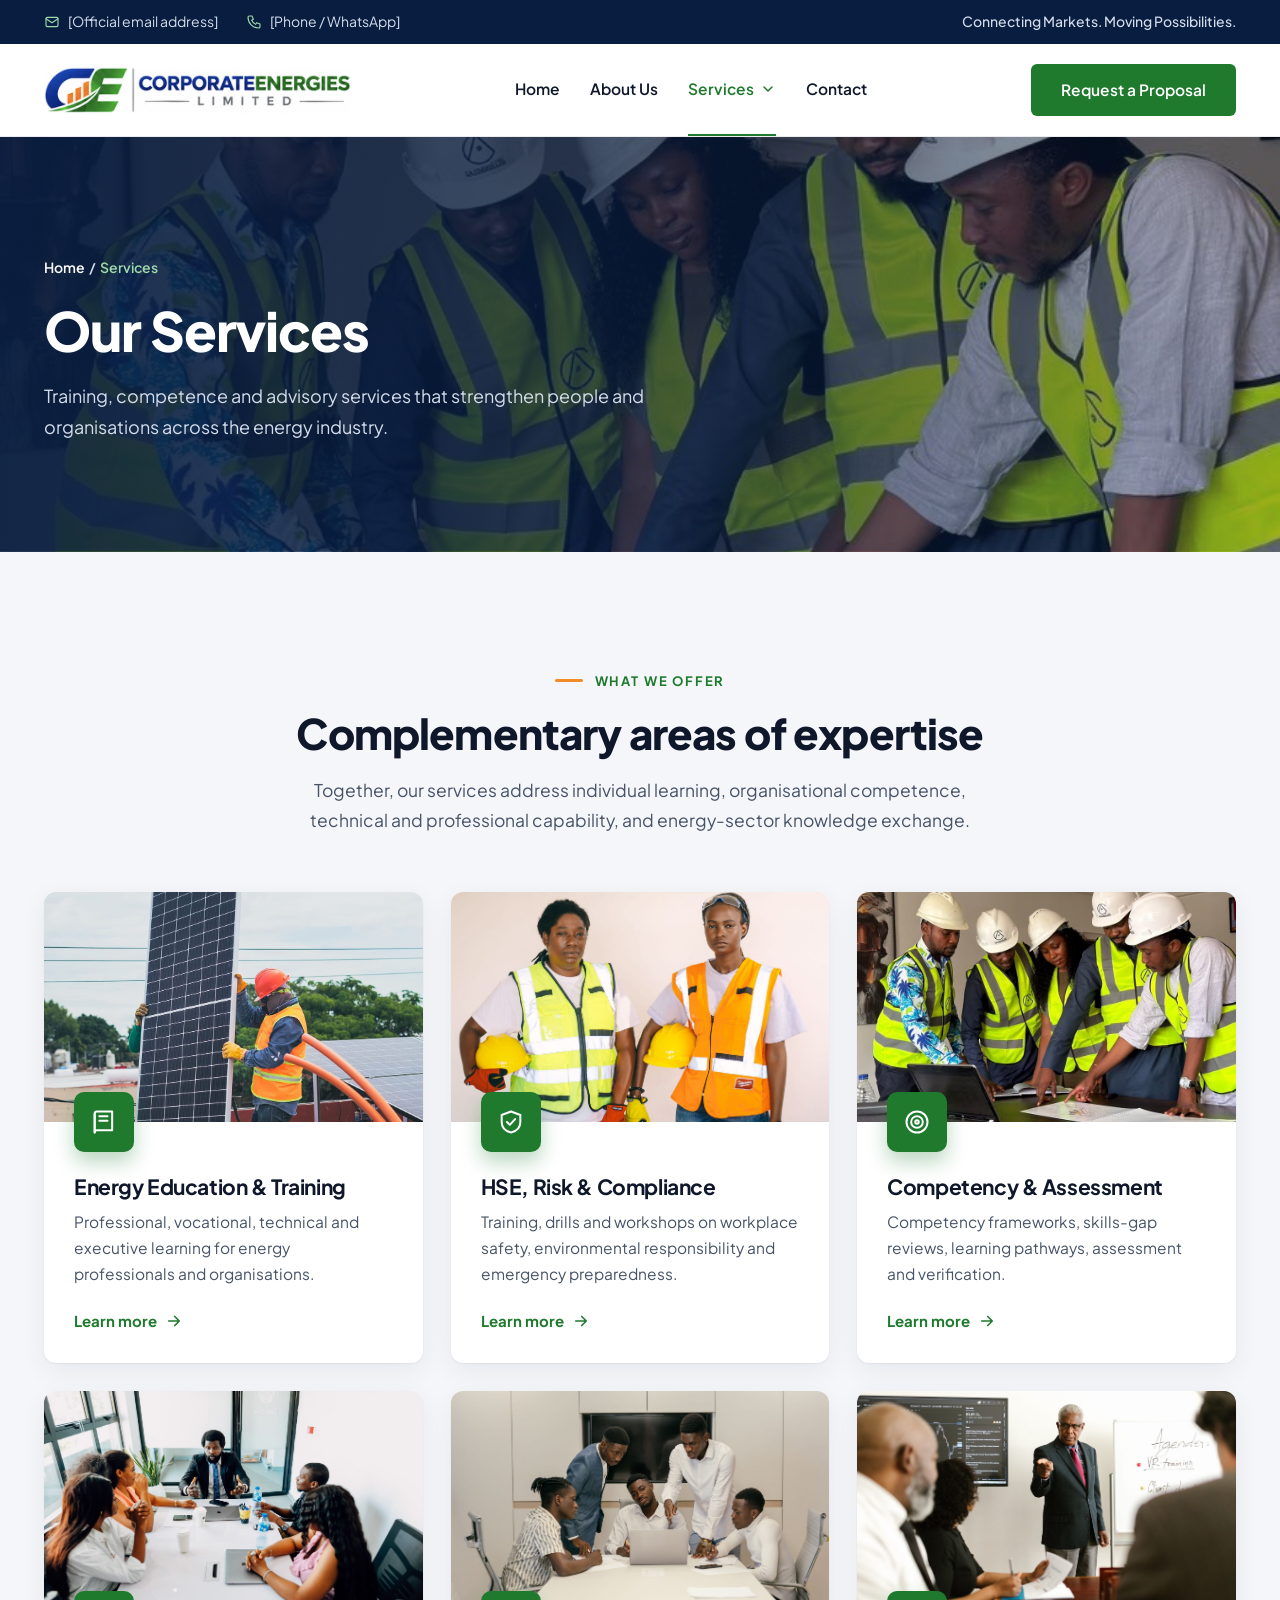
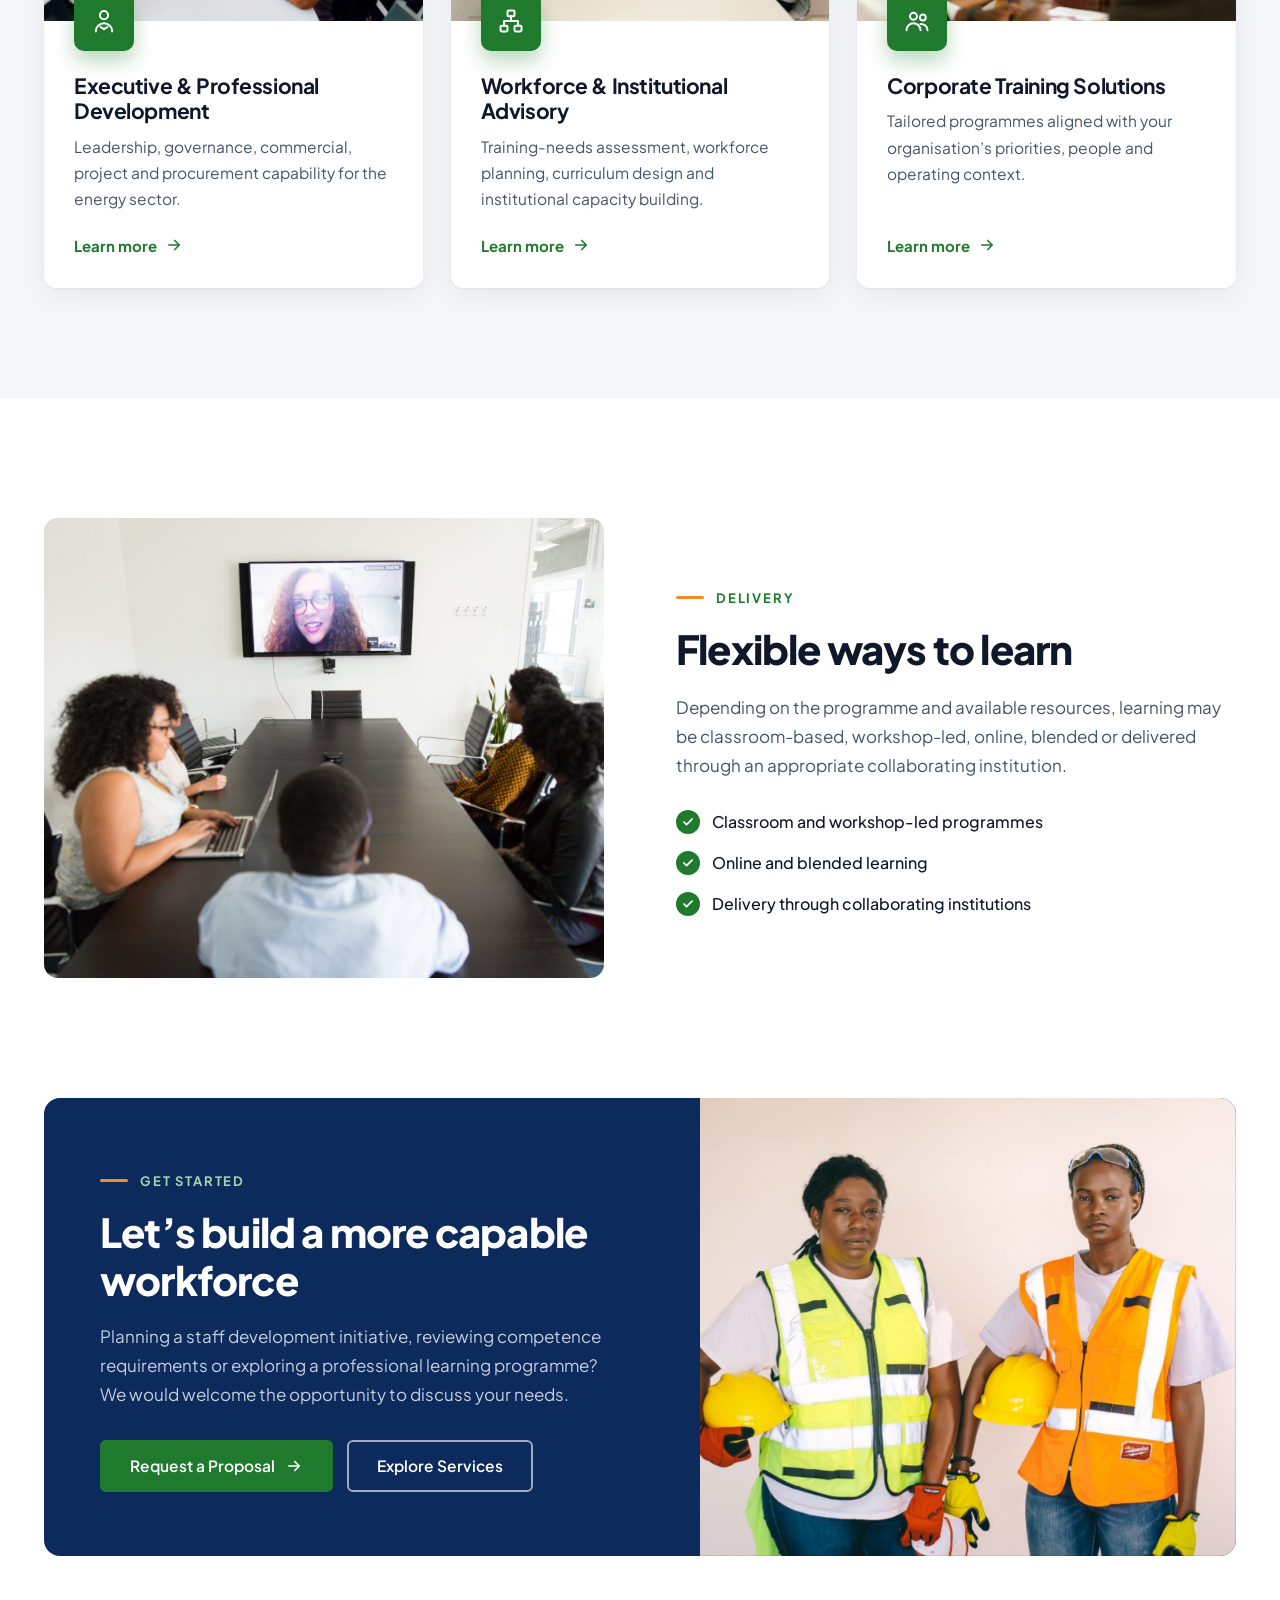
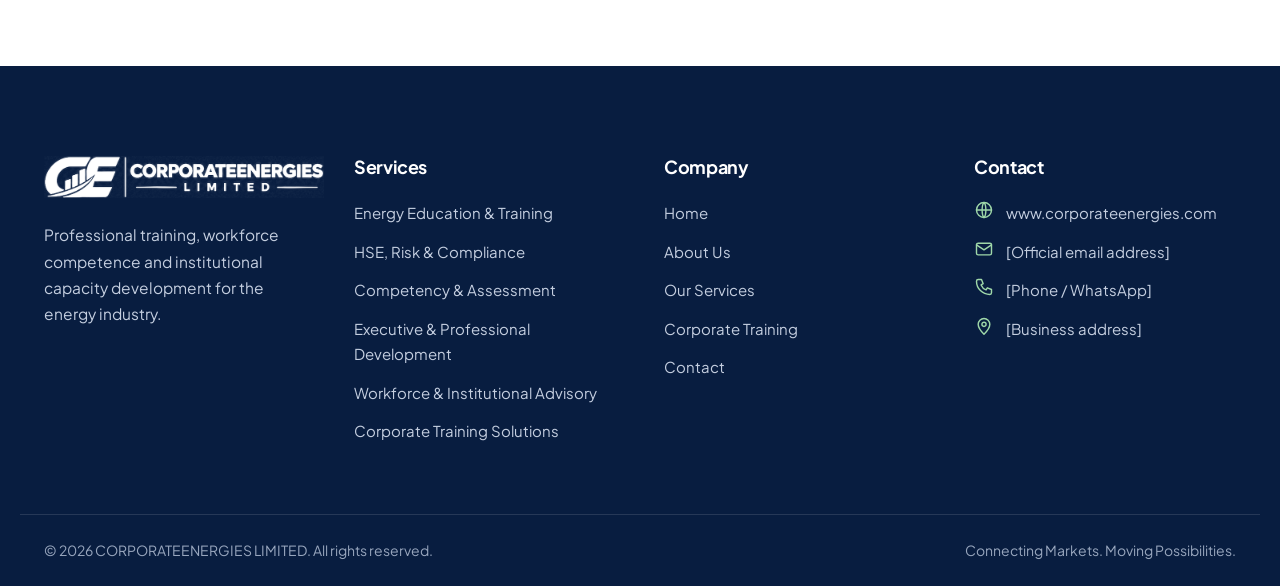
<file: services.html>
<!doctype html>
<html lang="en">
<head>
<meta charset="utf-8">
<meta name="viewport" content="width=device-width, initial-scale=1">
<title>CorporateEnergies — Our Services</title>
<meta name="description" content="Training, competence and advisory services for the energy workforce.">
<link rel="icon" type="image/png" href="assets/img/favicon.png">
<link rel="preconnect" href="https://fonts.googleapis.com">
<link rel="preconnect" href="https://fonts.gstatic.com" crossorigin>
<link href="https://fonts.googleapis.com/css2?family=Plus+Jakarta+Sans:wght@400;500;600;700;800&amp;display=swap" rel="stylesheet">
<link rel="stylesheet" href="css/style.css">
</head>
<body>
<div class="ce">
<div class="top hide-m" style="background:#081D40;color:#D4DCEA;font-size:14px"><div class="wrap" style="display:flex;justify-content:space-between;align-items:center;min-height:44px;gap:20px">
<div style="display:flex;gap:28px;align-items:center"><span style="display:inline-flex;gap:8px;align-items:center"><svg width="16" height="16" viewBox="0 0 24 24" fill="none" stroke="#9FD8A9" stroke-width="1.7" stroke-linecap="round" stroke-linejoin="round" aria-hidden="true"><rect x="3" y="5" width="18" height="14" rx="2"/><path d="m3 7 9 6 9-6"/></svg> [Official email address]</span><span style="display:inline-flex;gap:8px;align-items:center"><svg width="16" height="16" viewBox="0 0 24 24" fill="none" stroke="#9FD8A9" stroke-width="1.7" stroke-linecap="round" stroke-linejoin="round" aria-hidden="true"><path d="M5 3h4l2 5-2.5 1.5a11 11 0 0 0 6 6L16 13l5 2v4a2 2 0 0 1-2 2A16 16 0 0 1 3 5a2 2 0 0 1 2-2z"/></svg> [Phone / WhatsApp]</span></div>
<span style="font-weight:500">Connecting Markets. Moving Possibilities.</span></div></div>
<header style="background:#fff;position:sticky;top:0;z-index:20;box-shadow:0 1px 0 #EAECF0"><div class="wrap" style="display:flex;flex-wrap:wrap;align-items:center;min-height:88px">
<div style="display:flex;align-items:center;justify-content:space-between;gap:24px;width:100%">
<a href="index.html" aria-label="CorporateEnergies Limited home" style="display:inline-flex"><img src="assets/img/logo.png" alt="CorporateEnergies Limited" style="height:46px;width:auto;display:block"></a>
<nav class="nav" aria-label="Main"><a href="index.html" class="">Home</a><a href="about.html" class="">About Us</a>
<div class="dd"><a href="services.html" class="on" aria-haspopup="true">Services <svg width="16" height="16" viewBox="0 0 24 24" fill="none" stroke="currentColor" stroke-width="2.2" stroke-linecap="round" stroke-linejoin="round" aria-hidden="true"><path d="m6 9 6 6 6-6"/></svg></a><div class="ddm" role="menu"><a href="energy-training.html" class=""><span style="display:flex;color:#1F7A2E"><svg width="20" height="20" viewBox="0 0 24 24" fill="none" stroke="#1F7A2E" stroke-width="1.7" stroke-linecap="round" stroke-linejoin="round" aria-hidden="true"><path d="M4 5a2 2 0 0 1 2-2h13v16H6a2 2 0 0 0-2 2z"/><path d="M4 21V5"/><path d="M8 7h7M8 11h7"/></svg></span>Energy Education &amp; Training</a><a href="hse.html" class=""><span style="display:flex;color:#1F7A2E"><svg width="20" height="20" viewBox="0 0 24 24" fill="none" stroke="#1F7A2E" stroke-width="1.7" stroke-linecap="round" stroke-linejoin="round" aria-hidden="true"><path d="M12 3 4 6v6c0 5 3.5 8 8 9 4.5-1 8-4 8-9V6z"/><path d="m8.5 12 2.5 2.5 4.5-5"/></svg></span>HSE, Risk &amp; Compliance</a><a href="competency.html" class=""><span style="display:flex;color:#1F7A2E"><svg width="20" height="20" viewBox="0 0 24 24" fill="none" stroke="#1F7A2E" stroke-width="1.7" stroke-linecap="round" stroke-linejoin="round" aria-hidden="true"><circle cx="12" cy="12" r="9"/><circle cx="12" cy="12" r="5"/><circle cx="12" cy="12" r="1.5"/></svg></span>Competency &amp; Assessment</a><a href="professional-development.html" class=""><span style="display:flex;color:#1F7A2E"><svg width="20" height="20" viewBox="0 0 24 24" fill="none" stroke="#1F7A2E" stroke-width="1.7" stroke-linecap="round" stroke-linejoin="round" aria-hidden="true"><circle cx="12" cy="7" r="3.5"/><path d="M5 21c0-4 3-7 7-7s7 3 7 7"/><path d="m9 17 3 2 3-2"/></svg></span>Executive &amp; Professional Development</a><a href="workforce-advisory.html" class=""><span style="display:flex;color:#1F7A2E"><svg width="20" height="20" viewBox="0 0 24 24" fill="none" stroke="#1F7A2E" stroke-width="1.7" stroke-linecap="round" stroke-linejoin="round" aria-hidden="true"><rect x="9" y="3" width="6" height="5" rx="1"/><rect x="3" y="16" width="6" height="5" rx="1"/><rect x="15" y="16" width="6" height="5" rx="1"/><path d="M12 8v4M6 16v-4h12v4"/></svg></span>Workforce &amp; Institutional Advisory</a><a href="corporate-training.html" class=""><span style="display:flex;color:#1F7A2E"><svg width="20" height="20" viewBox="0 0 24 24" fill="none" stroke="#1F7A2E" stroke-width="1.7" stroke-linecap="round" stroke-linejoin="round" aria-hidden="true"><circle cx="9" cy="8" r="3"/><circle cx="17" cy="9" r="2.5"/><path d="M3 20c0-3.5 2.7-6 6-6s6 2.5 6 6"/><path d="M15 14.5c3 0 6 2 6 5.5"/></svg></span>Corporate Training Solutions</a></div></div><a href="contact.html" class="">Contact</a></nav>
<div style="display:flex;gap:12px;align-items:center"><a href="contact.html" class="btn btn-g hide-l">Request a Proposal</a>
<button type="button" class="burger" aria-label="Open menu" id="menuBtn" aria-expanded="false" aria-controls="mobileNav"><svg width="24" height="24" viewBox="0 0 24 24" fill="none" stroke="#0F172A" stroke-width="2" stroke-linecap="round" stroke-linejoin="round" aria-hidden="true"><path d="M4 7h16M4 12h16M4 17h16"/></svg></button></div></div>
<nav class="mnav" id="mobileNav" hidden aria-label="Mobile" style="width:100%;padding:4px 0 18px"><a href="index.html">Home</a><a href="about.html">About Us</a><a href="services.html">Services</a><a class="sub" href="energy-training.html">Energy Education &amp; Training</a><a class="sub" href="hse.html">HSE, Risk &amp; Compliance</a><a class="sub" href="competency.html">Competency &amp; Assessment</a><a class="sub" href="professional-development.html">Executive &amp; Professional Development</a><a class="sub" href="workforce-advisory.html">Workforce &amp; Institutional Advisory</a><a class="sub" href="corporate-training.html">Corporate Training Solutions</a><a href="contact.html">Contact</a></nav></div></header><section class="bnr bn-hero" style="padding:120px 0 110px"><div class="wrap hin">
<p style="margin:0 0 18px;font-size:14px;font-weight:600;color:#D4DCEA"><a href="index.html" style="color:#fff;text-decoration:none">Home</a> &#160;/&#160; <span style="color:#9FD8A9">Services</span></p>
<h1 class="h1" style="color:#fff;font-size:54px;font-weight:800;max-width:820px">Our Services</h1><p style="color:#D4DCEA;font-size:18px;max-width:620px;margin:18px 0 0">Training, competence and advisory services that strengthen people and organisations across the energy industry.</p></div></section>
<section class="sec" style="padding:110px 0;background:#F4F6FA"><div class="wrap"><div class="rv" style="text-align:center;margin-bottom:56px"><span class="eyebrow ">What we offer</span><h2 class="h2" style="font-size:42px;font-weight:800;margin-top:16px;color:#0F172A;max-width:760px;margin-left:auto;margin-right:auto">Complementary areas of expertise</h2><p style="margin:18px auto 0;max-width:700px;font-size:17.5px;color:#475467">Together, our services address individual learning, organisational competence, technical and professional capability, and energy-sector knowledge exchange.</p></div>
<div class="g3"><div class="rv"><a href="energy-training.html" class="pcard" style="height:100%"><div style="height:230px;overflow:hidden;position:relative"><img src="assets/img/solar.jpg" alt="" style="width:100%;height:100%;object-fit:cover;object-position:center 30%;display:block"></div>
<div style="padding:0 30px 30px;position:relative;display:flex;flex-direction:column;flex-grow:1">
<span style="width:60px;height:60px;border-radius:10px;background:#1F7A2E;display:flex;align-items:center;justify-content:center;margin-top:-30px;box-shadow:0 10px 20px rgba(31,122,46,.3)"><svg width="28" height="28" viewBox="0 0 24 24" fill="none" stroke="#fff" stroke-width="1.7" stroke-linecap="round" stroke-linejoin="round" aria-hidden="true"><path d="M4 5a2 2 0 0 1 2-2h13v16H6a2 2 0 0 0-2 2z"/><path d="M4 21V5"/><path d="M8 7h7M8 11h7"/></svg></span>
<h3 style="font-size:21px;font-weight:700;margin:22px 0 10px">Energy Education &amp; Training</h3><p style="margin:0 0 20px;font-size:15.5px;flex-grow:1">Professional, vocational, technical and executive learning for energy professionals and organisations.</p>
<span class="link">Learn more <svg width="18" height="18" viewBox="0 0 24 24" fill="none" stroke="#1F7A2E" stroke-width="2.2" stroke-linecap="round" stroke-linejoin="round" aria-hidden="true"><path d="M5 12h14M13 6l6 6-6 6"/></svg></span></div></a></div><div class="rv"><a href="hse.html" class="pcard" style="height:100%"><div style="height:230px;overflow:hidden;position:relative"><img src="assets/img/hse.jpg" alt="" style="width:100%;height:100%;object-fit:cover;object-position:center;display:block"></div>
<div style="padding:0 30px 30px;position:relative;display:flex;flex-direction:column;flex-grow:1">
<span style="width:60px;height:60px;border-radius:10px;background:#1F7A2E;display:flex;align-items:center;justify-content:center;margin-top:-30px;box-shadow:0 10px 20px rgba(31,122,46,.3)"><svg width="28" height="28" viewBox="0 0 24 24" fill="none" stroke="#fff" stroke-width="1.7" stroke-linecap="round" stroke-linejoin="round" aria-hidden="true"><path d="M12 3 4 6v6c0 5 3.5 8 8 9 4.5-1 8-4 8-9V6z"/><path d="m8.5 12 2.5 2.5 4.5-5"/></svg></span>
<h3 style="font-size:21px;font-weight:700;margin:22px 0 10px">HSE, Risk &amp; Compliance</h3><p style="margin:0 0 20px;font-size:15.5px;flex-grow:1">Training, drills and workshops on workplace safety, environmental responsibility and emergency preparedness.</p>
<span class="link">Learn more <svg width="18" height="18" viewBox="0 0 24 24" fill="none" stroke="#1F7A2E" stroke-width="2.2" stroke-linecap="round" stroke-linejoin="round" aria-hidden="true"><path d="M5 12h14M13 6l6 6-6 6"/></svg></span></div></a></div><div class="rv"><a href="competency.html" class="pcard" style="height:100%"><div style="height:230px;overflow:hidden;position:relative"><img src="assets/img/hero.jpg" alt="" style="width:100%;height:100%;object-fit:cover;object-position:center 75%;display:block"></div>
<div style="padding:0 30px 30px;position:relative;display:flex;flex-direction:column;flex-grow:1">
<span style="width:60px;height:60px;border-radius:10px;background:#1F7A2E;display:flex;align-items:center;justify-content:center;margin-top:-30px;box-shadow:0 10px 20px rgba(31,122,46,.3)"><svg width="28" height="28" viewBox="0 0 24 24" fill="none" stroke="#fff" stroke-width="1.7" stroke-linecap="round" stroke-linejoin="round" aria-hidden="true"><circle cx="12" cy="12" r="9"/><circle cx="12" cy="12" r="5"/><circle cx="12" cy="12" r="1.5"/></svg></span>
<h3 style="font-size:21px;font-weight:700;margin:22px 0 10px">Competency &amp; Assessment</h3><p style="margin:0 0 20px;font-size:15.5px;flex-grow:1">Competency frameworks, skills-gap reviews, learning pathways, assessment and verification.</p>
<span class="link">Learn more <svg width="18" height="18" viewBox="0 0 24 24" fill="none" stroke="#1F7A2E" stroke-width="2.2" stroke-linecap="round" stroke-linejoin="round" aria-hidden="true"><path d="M5 12h14M13 6l6 6-6 6"/></svg></span></div></a></div><div class="rv"><a href="professional-development.html" class="pcard" style="height:100%"><div style="height:230px;overflow:hidden;position:relative"><img src="assets/img/meeting.jpg" alt="" style="width:100%;height:100%;object-fit:cover;object-position:center;display:block"></div>
<div style="padding:0 30px 30px;position:relative;display:flex;flex-direction:column;flex-grow:1">
<span style="width:60px;height:60px;border-radius:10px;background:#1F7A2E;display:flex;align-items:center;justify-content:center;margin-top:-30px;box-shadow:0 10px 20px rgba(31,122,46,.3)"><svg width="28" height="28" viewBox="0 0 24 24" fill="none" stroke="#fff" stroke-width="1.7" stroke-linecap="round" stroke-linejoin="round" aria-hidden="true"><circle cx="12" cy="7" r="3.5"/><path d="M5 21c0-4 3-7 7-7s7 3 7 7"/><path d="m9 17 3 2 3-2"/></svg></span>
<h3 style="font-size:21px;font-weight:700;margin:22px 0 10px">Executive &amp; Professional Development</h3><p style="margin:0 0 20px;font-size:15.5px;flex-grow:1">Leadership, governance, commercial, project and procurement capability for the energy sector.</p>
<span class="link">Learn more <svg width="18" height="18" viewBox="0 0 24 24" fill="none" stroke="#1F7A2E" stroke-width="2.2" stroke-linecap="round" stroke-linejoin="round" aria-hidden="true"><path d="M5 12h14M13 6l6 6-6 6"/></svg></span></div></a></div><div class="rv"><a href="workforce-advisory.html" class="pcard" style="height:100%"><div style="height:230px;overflow:hidden;position:relative"><img src="assets/img/team.jpg" alt="" style="width:100%;height:100%;object-fit:cover;object-position:center;display:block"></div>
<div style="padding:0 30px 30px;position:relative;display:flex;flex-direction:column;flex-grow:1">
<span style="width:60px;height:60px;border-radius:10px;background:#1F7A2E;display:flex;align-items:center;justify-content:center;margin-top:-30px;box-shadow:0 10px 20px rgba(31,122,46,.3)"><svg width="28" height="28" viewBox="0 0 24 24" fill="none" stroke="#fff" stroke-width="1.7" stroke-linecap="round" stroke-linejoin="round" aria-hidden="true"><rect x="9" y="3" width="6" height="5" rx="1"/><rect x="3" y="16" width="6" height="5" rx="1"/><rect x="15" y="16" width="6" height="5" rx="1"/><path d="M12 8v4M6 16v-4h12v4"/></svg></span>
<h3 style="font-size:21px;font-weight:700;margin:22px 0 10px">Workforce &amp; Institutional Advisory</h3><p style="margin:0 0 20px;font-size:15.5px;flex-grow:1">Training-needs assessment, workforce planning, curriculum design and institutional capacity building.</p>
<span class="link">Learn more <svg width="18" height="18" viewBox="0 0 24 24" fill="none" stroke="#1F7A2E" stroke-width="2.2" stroke-linecap="round" stroke-linejoin="round" aria-hidden="true"><path d="M5 12h14M13 6l6 6-6 6"/></svg></span></div></a></div><div class="rv"><a href="corporate-training.html" class="pcard" style="height:100%"><div style="height:230px;overflow:hidden;position:relative"><img src="assets/img/trainer.jpg" alt="" style="width:100%;height:100%;object-fit:cover;object-position:center;display:block"></div>
<div style="padding:0 30px 30px;position:relative;display:flex;flex-direction:column;flex-grow:1">
<span style="width:60px;height:60px;border-radius:10px;background:#1F7A2E;display:flex;align-items:center;justify-content:center;margin-top:-30px;box-shadow:0 10px 20px rgba(31,122,46,.3)"><svg width="28" height="28" viewBox="0 0 24 24" fill="none" stroke="#fff" stroke-width="1.7" stroke-linecap="round" stroke-linejoin="round" aria-hidden="true"><circle cx="9" cy="8" r="3"/><circle cx="17" cy="9" r="2.5"/><path d="M3 20c0-3.5 2.7-6 6-6s6 2.5 6 6"/><path d="M15 14.5c3 0 6 2 6 5.5"/></svg></span>
<h3 style="font-size:21px;font-weight:700;margin:22px 0 10px">Corporate Training Solutions</h3><p style="margin:0 0 20px;font-size:15.5px;flex-grow:1">Tailored programmes aligned with your organisation&#8217;s priorities, people and operating context.</p>
<span class="link">Learn more <svg width="18" height="18" viewBox="0 0 24 24" fill="none" stroke="#1F7A2E" stroke-width="2.2" stroke-linecap="round" stroke-linejoin="round" aria-hidden="true"><path d="M5 12h14M13 6l6 6-6 6"/></svg></span></div></a></div></div></div></section>
<section class="sec" style="padding:120px 0"><div class="wrap split" style="display:flex;gap:72px;align-items:center">
<div class="rv rv-l" style="flex:1 1 520px"><img src="assets/img/online.jpg" alt="Team joining a blended learning session by video" style="width:100%;height:460px;object-fit:cover;border-radius:14px;display:block"></div>
<div class="rv rv-r" style="flex:1 1 520px"><span class="eyebrow">Delivery</span><h2 class="h2" style="font-size:40px;font-weight:800;margin:16px 0 20px">Flexible ways to learn</h2>
<p style="font-size:17px;margin:0 0 28px">Depending on the programme and available resources, learning may be classroom-based, workshop-led, online, blended or delivered through an appropriate collaborating institution.</p>
<div style="display:grid;grid-template-columns:repeat(1,minmax(0,1fr));gap:14px 24px"><div class="chk"><span style="flex-shrink:0;width:24px;height:24px;border-radius:50%;background:#1F7A2E;display:flex;align-items:center;justify-content:center;margin-top:2px"><svg width="14" height="14" viewBox="0 0 24 24" fill="none" stroke="#fff" stroke-width="3" stroke-linecap="round" stroke-linejoin="round" aria-hidden="true"><path d="m5 12 4.5 4.5L19 7"/></svg></span><span style="color:#0F172A;font-weight:500">Classroom and workshop-led programmes</span></div><div class="chk"><span style="flex-shrink:0;width:24px;height:24px;border-radius:50%;background:#1F7A2E;display:flex;align-items:center;justify-content:center;margin-top:2px"><svg width="14" height="14" viewBox="0 0 24 24" fill="none" stroke="#fff" stroke-width="3" stroke-linecap="round" stroke-linejoin="round" aria-hidden="true"><path d="m5 12 4.5 4.5L19 7"/></svg></span><span style="color:#0F172A;font-weight:500">Online and blended learning</span></div><div class="chk"><span style="flex-shrink:0;width:24px;height:24px;border-radius:50%;background:#1F7A2E;display:flex;align-items:center;justify-content:center;margin-top:2px"><svg width="14" height="14" viewBox="0 0 24 24" fill="none" stroke="#fff" stroke-width="3" stroke-linecap="round" stroke-linejoin="round" aria-hidden="true"><path d="m5 12 4.5 4.5L19 7"/></svg></span><span style="color:#0F172A;font-weight:500">Delivery through collaborating institutions</span></div></div></div></div></section><section class="sec" style="padding:0 0 110px"><div class="wrap"><div class="split rv rv-z" style="display:flex;border-radius:16px;overflow:hidden;background:#0C2A5B">
<div class="rv rv-r" style="flex:1 1 560px;padding:64px 56px"><span class="eyebrow lt">Get started</span>
<h2 class="h2" style="color:#fff;font-size:40px;font-weight:800;margin:16px 0 18px">Let&#8217;s build a more capable workforce</h2>
<p style="color:#C4CEDF;font-size:17px;margin:0 0 32px;max-width:520px">Planning a staff development initiative, reviewing competence requirements or exploring a professional learning programme? We would welcome the opportunity to discuss your needs.</p>
<div style="display:flex;gap:14px;flex-wrap:wrap"><a href="contact.html" class="btn btn-g">Request a Proposal <svg width="18" height="18" viewBox="0 0 24 24" fill="none" stroke="#fff" stroke-width="2.2" stroke-linecap="round" stroke-linejoin="round" aria-hidden="true"><path d="M5 12h14M13 6l6 6-6 6"/></svg></a><a href="services.html" class="btn btn-ow">Explore Services</a></div></div>
<div class="rv rv-r" style="flex:1 1 440px;min-height:340px;position:relative"><img src="assets/img/hse.jpg" alt="Safety professionals in protective equipment" style="position:absolute;inset:0;width:100%;height:100%;object-fit:cover"></div></div></div></section><footer class="foot" style="background:#081D40;padding:90px 0 0">
<div class="wrap" style="display:grid;grid-template-columns:repeat(auto-fit,minmax(210px,1fr));gap:48px">
<div style="max-width:360px"><img src="assets/img/logo-white.png" alt="CorporateEnergies Limited" style="height:42px;width:auto;display:block">
<p style="margin:24px 0 0;color:#C4CEDF;font-size:15.5px">Professional training, workforce competence and institutional capacity development for the energy industry.</p></div>
<div><h4 style="color:#fff;font-size:18px;font-weight:700;margin-bottom:22px">Services</h4><div style="display:flex;flex-direction:column;gap:13px"><a href="energy-training.html">Energy Education &amp; Training</a><a href="hse.html">HSE, Risk &amp; Compliance</a><a href="competency.html">Competency &amp; Assessment</a><a href="professional-development.html">Executive &amp; Professional Development</a><a href="workforce-advisory.html">Workforce &amp; Institutional Advisory</a><a href="corporate-training.html">Corporate Training Solutions</a></div></div><div><h4 style="color:#fff;font-size:18px;font-weight:700;margin-bottom:22px">Company</h4><div style="display:flex;flex-direction:column;gap:13px"><a href="index.html">Home</a><a href="about.html">About Us</a><a href="services.html">Our Services</a><a href="corporate-training.html">Corporate Training</a><a href="contact.html">Contact</a></div></div><div><h4 style="color:#fff;font-size:18px;font-weight:700;margin-bottom:22px">Contact</h4><div style="display:flex;flex-direction:column;gap:13px"><span style="display:flex;gap:12px;align-items:flex-start;color:#C4CEDF;font-size:15px"><svg width="20" height="20" viewBox="0 0 24 24" fill="none" stroke="#9FD8A9" stroke-width="1.7" stroke-linecap="round" stroke-linejoin="round" aria-hidden="true"><circle cx="12" cy="12" r="9"/><path d="M3 12h18M12 3c3 3 3 15 0 18M12 3c-3 3-3 15 0 18"/></svg>www.corporateenergies.com</span><span style="display:flex;gap:12px;align-items:flex-start;color:#C4CEDF;font-size:15px"><svg width="20" height="20" viewBox="0 0 24 24" fill="none" stroke="#9FD8A9" stroke-width="1.7" stroke-linecap="round" stroke-linejoin="round" aria-hidden="true"><rect x="3" y="5" width="18" height="14" rx="2"/><path d="m3 7 9 6 9-6"/></svg>[Official email address]</span><span style="display:flex;gap:12px;align-items:flex-start;color:#C4CEDF;font-size:15px"><svg width="20" height="20" viewBox="0 0 24 24" fill="none" stroke="#9FD8A9" stroke-width="1.7" stroke-linecap="round" stroke-linejoin="round" aria-hidden="true"><path d="M5 3h4l2 5-2.5 1.5a11 11 0 0 0 6 6L16 13l5 2v4a2 2 0 0 1-2 2A16 16 0 0 1 3 5a2 2 0 0 1 2-2z"/></svg>[Phone / WhatsApp]</span><span style="display:flex;gap:12px;align-items:flex-start;color:#C4CEDF;font-size:15px"><svg width="20" height="20" viewBox="0 0 24 24" fill="none" stroke="#9FD8A9" stroke-width="1.7" stroke-linecap="round" stroke-linejoin="round" aria-hidden="true"><path d="M12 22s7-7 7-12a7 7 0 0 0-14 0c0 5 7 12 7 12z"/><circle cx="12" cy="10" r="2.5"/></svg>[Business address]</span></div></div></div>
<div class="wrap" style="border-top:1px solid rgba(255,255,255,.12);margin-top:70px;padding-top:24px;padding-bottom:24px;display:flex;justify-content:space-between;flex-wrap:wrap;gap:12px;font-size:14px;color:#98A6BD">
<span>&#169; 2026 CORPORATEENERGIES LIMITED. All rights reserved.</span><span>Connecting Markets. Moving Possibilities.</span></div></footer>
</div>
<script src="js/main.js" defer></script>
</body>
</html>
</file>
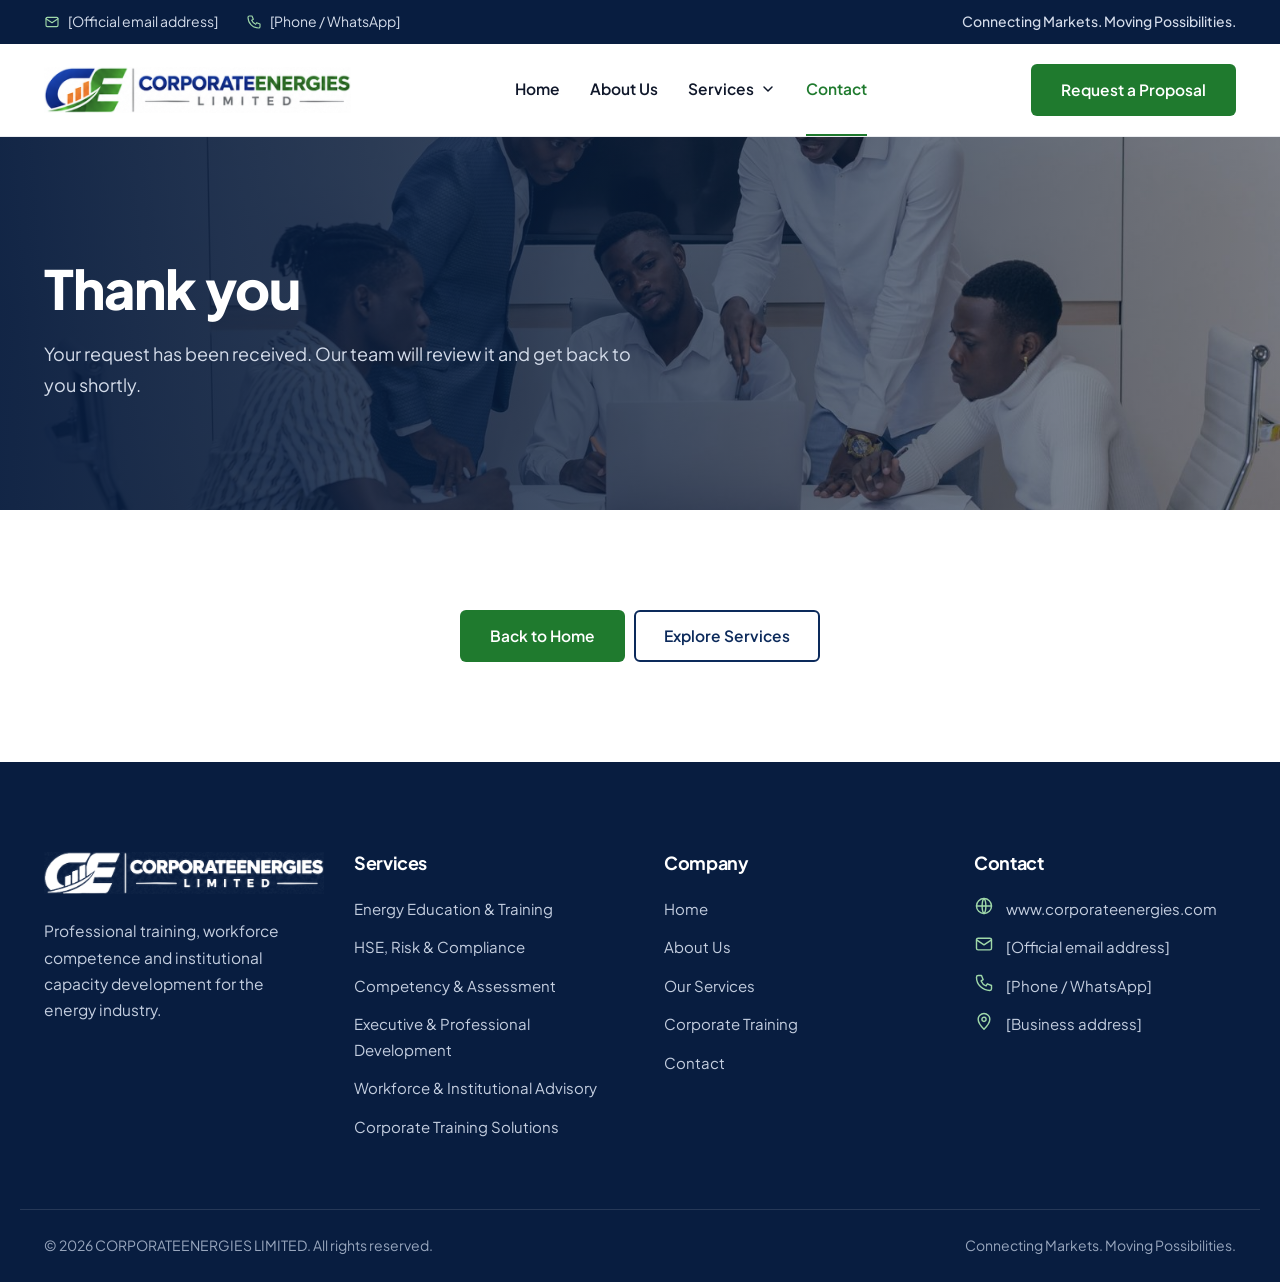
<file: thank-you.html>
<!doctype html>
<html lang="en">
<head>
<meta charset="utf-8">
<meta name="viewport" content="width=device-width, initial-scale=1">
<title>Thank You | CorporateEnergies</title>
<meta name="description" content="Contact CorporateEnergies Limited or request a training proposal.">
<link rel="icon" type="image/png" href="assets/img/favicon.png">
<link rel="preconnect" href="https://fonts.googleapis.com">
<link rel="preconnect" href="https://fonts.gstatic.com" crossorigin>
<link href="https://fonts.googleapis.com/css2?family=Plus+Jakarta+Sans:wght@400;500;600;700;800&amp;display=swap" rel="stylesheet">
<link rel="stylesheet" href="css/style.css">
</head>
<body>
<div class="ce">
<div class="top hide-m" style="background:#081D40;color:#D4DCEA;font-size:14px"><div class="wrap" style="display:flex;justify-content:space-between;align-items:center;min-height:44px;gap:20px">
<div style="display:flex;gap:28px;align-items:center"><span style="display:inline-flex;gap:8px;align-items:center"><svg width="16" height="16" viewBox="0 0 24 24" fill="none" stroke="#9FD8A9" stroke-width="1.7" stroke-linecap="round" stroke-linejoin="round" aria-hidden="true"><rect x="3" y="5" width="18" height="14" rx="2"/><path d="m3 7 9 6 9-6"/></svg> [Official email address]</span><span style="display:inline-flex;gap:8px;align-items:center"><svg width="16" height="16" viewBox="0 0 24 24" fill="none" stroke="#9FD8A9" stroke-width="1.7" stroke-linecap="round" stroke-linejoin="round" aria-hidden="true"><path d="M5 3h4l2 5-2.5 1.5a11 11 0 0 0 6 6L16 13l5 2v4a2 2 0 0 1-2 2A16 16 0 0 1 3 5a2 2 0 0 1 2-2z"/></svg> [Phone / WhatsApp]</span></div>
<span style="font-weight:500">Connecting Markets. Moving Possibilities.</span></div></div>
<header style="background:#fff;position:sticky;top:0;z-index:20;box-shadow:0 1px 0 #EAECF0"><div class="wrap" style="display:flex;flex-wrap:wrap;align-items:center;min-height:88px">
<div style="display:flex;align-items:center;justify-content:space-between;gap:24px;width:100%">
<a href="index.html" aria-label="CorporateEnergies Limited home" style="display:inline-flex"><img src="assets/img/logo.png" alt="CorporateEnergies Limited" style="height:46px;width:auto;display:block"></a>
<nav class="nav" aria-label="Main"><a href="index.html" class="">Home</a><a href="about.html" class="">About Us</a>
<div class="dd"><a href="services.html" class="" aria-haspopup="true">Services <svg width="16" height="16" viewBox="0 0 24 24" fill="none" stroke="currentColor" stroke-width="2.2" stroke-linecap="round" stroke-linejoin="round" aria-hidden="true"><path d="m6 9 6 6 6-6"/></svg></a><div class="ddm" role="menu"><a href="energy-training.html" class=""><span style="display:flex;color:#1F7A2E"><svg width="20" height="20" viewBox="0 0 24 24" fill="none" stroke="#1F7A2E" stroke-width="1.7" stroke-linecap="round" stroke-linejoin="round" aria-hidden="true"><path d="M4 5a2 2 0 0 1 2-2h13v16H6a2 2 0 0 0-2 2z"/><path d="M4 21V5"/><path d="M8 7h7M8 11h7"/></svg></span>Energy Education &amp; Training</a><a href="hse.html" class=""><span style="display:flex;color:#1F7A2E"><svg width="20" height="20" viewBox="0 0 24 24" fill="none" stroke="#1F7A2E" stroke-width="1.7" stroke-linecap="round" stroke-linejoin="round" aria-hidden="true"><path d="M12 3 4 6v6c0 5 3.5 8 8 9 4.5-1 8-4 8-9V6z"/><path d="m8.5 12 2.5 2.5 4.5-5"/></svg></span>HSE, Risk &amp; Compliance</a><a href="competency.html" class=""><span style="display:flex;color:#1F7A2E"><svg width="20" height="20" viewBox="0 0 24 24" fill="none" stroke="#1F7A2E" stroke-width="1.7" stroke-linecap="round" stroke-linejoin="round" aria-hidden="true"><circle cx="12" cy="12" r="9"/><circle cx="12" cy="12" r="5"/><circle cx="12" cy="12" r="1.5"/></svg></span>Competency &amp; Assessment</a><a href="professional-development.html" class=""><span style="display:flex;color:#1F7A2E"><svg width="20" height="20" viewBox="0 0 24 24" fill="none" stroke="#1F7A2E" stroke-width="1.7" stroke-linecap="round" stroke-linejoin="round" aria-hidden="true"><circle cx="12" cy="7" r="3.5"/><path d="M5 21c0-4 3-7 7-7s7 3 7 7"/><path d="m9 17 3 2 3-2"/></svg></span>Executive &amp; Professional Development</a><a href="workforce-advisory.html" class=""><span style="display:flex;color:#1F7A2E"><svg width="20" height="20" viewBox="0 0 24 24" fill="none" stroke="#1F7A2E" stroke-width="1.7" stroke-linecap="round" stroke-linejoin="round" aria-hidden="true"><rect x="9" y="3" width="6" height="5" rx="1"/><rect x="3" y="16" width="6" height="5" rx="1"/><rect x="15" y="16" width="6" height="5" rx="1"/><path d="M12 8v4M6 16v-4h12v4"/></svg></span>Workforce &amp; Institutional Advisory</a><a href="corporate-training.html" class=""><span style="display:flex;color:#1F7A2E"><svg width="20" height="20" viewBox="0 0 24 24" fill="none" stroke="#1F7A2E" stroke-width="1.7" stroke-linecap="round" stroke-linejoin="round" aria-hidden="true"><circle cx="9" cy="8" r="3"/><circle cx="17" cy="9" r="2.5"/><path d="M3 20c0-3.5 2.7-6 6-6s6 2.5 6 6"/><path d="M15 14.5c3 0 6 2 6 5.5"/></svg></span>Corporate Training Solutions</a></div></div><a href="contact.html" class="on">Contact</a></nav>
<div style="display:flex;gap:12px;align-items:center"><a href="contact.html" class="btn btn-g hide-l">Request a Proposal</a>
<button type="button" class="burger" aria-label="Open menu" id="menuBtn" aria-expanded="false" aria-controls="mobileNav"><svg width="24" height="24" viewBox="0 0 24 24" fill="none" stroke="#0F172A" stroke-width="2" stroke-linecap="round" stroke-linejoin="round" aria-hidden="true"><path d="M4 7h16M4 12h16M4 17h16"/></svg></button></div></div>
<nav class="mnav" id="mobileNav" hidden aria-label="Mobile" style="width:100%;padding:4px 0 18px"><a href="index.html">Home</a><a href="about.html">About Us</a><a href="services.html">Services</a><a class="sub" href="energy-training.html">Energy Education &amp; Training</a><a class="sub" href="hse.html">HSE, Risk &amp; Compliance</a><a class="sub" href="competency.html">Competency &amp; Assessment</a><a class="sub" href="professional-development.html">Executive &amp; Professional Development</a><a class="sub" href="workforce-advisory.html">Workforce &amp; Institutional Advisory</a><a class="sub" href="corporate-training.html">Corporate Training Solutions</a><a href="contact.html">Contact</a></nav></div></header><section class="bnr bn-desk" style="padding:120px 0 110px"><div class="wrap hin">
<h1 class="h1" style="color:#fff;font-size:54px;font-weight:800;max-width:820px">Thank you</h1>
<p style="color:#D4DCEA;font-size:18px;max-width:620px;margin:18px 0 0">Your request has been received. Our team will review it and get back to you shortly.</p></div></section>
<section class="sec" style="padding:100px 0;text-align:center"><div class="wrap"><a href="index.html" class="btn btn-g">Back to Home</a> &#160; <a href="services.html" class="btn btn-o">Explore Services</a></div></section>
<footer class="foot" style="background:#081D40;padding:90px 0 0">
<div class="wrap" style="display:grid;grid-template-columns:repeat(auto-fit,minmax(210px,1fr));gap:48px">
<div style="max-width:360px"><img src="assets/img/logo-white.png" alt="CorporateEnergies Limited" style="height:42px;width:auto;display:block">
<p style="margin:24px 0 0;color:#C4CEDF;font-size:15.5px">Professional training, workforce competence and institutional capacity development for the energy industry.</p></div>
<div><h4 style="color:#fff;font-size:18px;font-weight:700;margin-bottom:22px">Services</h4><div style="display:flex;flex-direction:column;gap:13px"><a href="energy-training.html">Energy Education &amp; Training</a><a href="hse.html">HSE, Risk &amp; Compliance</a><a href="competency.html">Competency &amp; Assessment</a><a href="professional-development.html">Executive &amp; Professional Development</a><a href="workforce-advisory.html">Workforce &amp; Institutional Advisory</a><a href="corporate-training.html">Corporate Training Solutions</a></div></div><div><h4 style="color:#fff;font-size:18px;font-weight:700;margin-bottom:22px">Company</h4><div style="display:flex;flex-direction:column;gap:13px"><a href="index.html">Home</a><a href="about.html">About Us</a><a href="services.html">Our Services</a><a href="corporate-training.html">Corporate Training</a><a href="contact.html">Contact</a></div></div><div><h4 style="color:#fff;font-size:18px;font-weight:700;margin-bottom:22px">Contact</h4><div style="display:flex;flex-direction:column;gap:13px"><span style="display:flex;gap:12px;align-items:flex-start;color:#C4CEDF;font-size:15px"><svg width="20" height="20" viewBox="0 0 24 24" fill="none" stroke="#9FD8A9" stroke-width="1.7" stroke-linecap="round" stroke-linejoin="round" aria-hidden="true"><circle cx="12" cy="12" r="9"/><path d="M3 12h18M12 3c3 3 3 15 0 18M12 3c-3 3-3 15 0 18"/></svg>www.corporateenergies.com</span><span style="display:flex;gap:12px;align-items:flex-start;color:#C4CEDF;font-size:15px"><svg width="20" height="20" viewBox="0 0 24 24" fill="none" stroke="#9FD8A9" stroke-width="1.7" stroke-linecap="round" stroke-linejoin="round" aria-hidden="true"><rect x="3" y="5" width="18" height="14" rx="2"/><path d="m3 7 9 6 9-6"/></svg>[Official email address]</span><span style="display:flex;gap:12px;align-items:flex-start;color:#C4CEDF;font-size:15px"><svg width="20" height="20" viewBox="0 0 24 24" fill="none" stroke="#9FD8A9" stroke-width="1.7" stroke-linecap="round" stroke-linejoin="round" aria-hidden="true"><path d="M5 3h4l2 5-2.5 1.5a11 11 0 0 0 6 6L16 13l5 2v4a2 2 0 0 1-2 2A16 16 0 0 1 3 5a2 2 0 0 1 2-2z"/></svg>[Phone / WhatsApp]</span><span style="display:flex;gap:12px;align-items:flex-start;color:#C4CEDF;font-size:15px"><svg width="20" height="20" viewBox="0 0 24 24" fill="none" stroke="#9FD8A9" stroke-width="1.7" stroke-linecap="round" stroke-linejoin="round" aria-hidden="true"><path d="M12 22s7-7 7-12a7 7 0 0 0-14 0c0 5 7 12 7 12z"/><circle cx="12" cy="10" r="2.5"/></svg>[Business address]</span></div></div></div>
<div class="wrap" style="border-top:1px solid rgba(255,255,255,.12);margin-top:70px;padding-top:24px;padding-bottom:24px;display:flex;justify-content:space-between;flex-wrap:wrap;gap:12px;font-size:14px;color:#98A6BD">
<span>&#169; 2026 CORPORATEENERGIES LIMITED. All rights reserved.</span><span>Connecting Markets. Moving Possibilities.</span></div></footer>
</div>
<script src="js/main.js" defer></script>
</body>
</html>
</file>
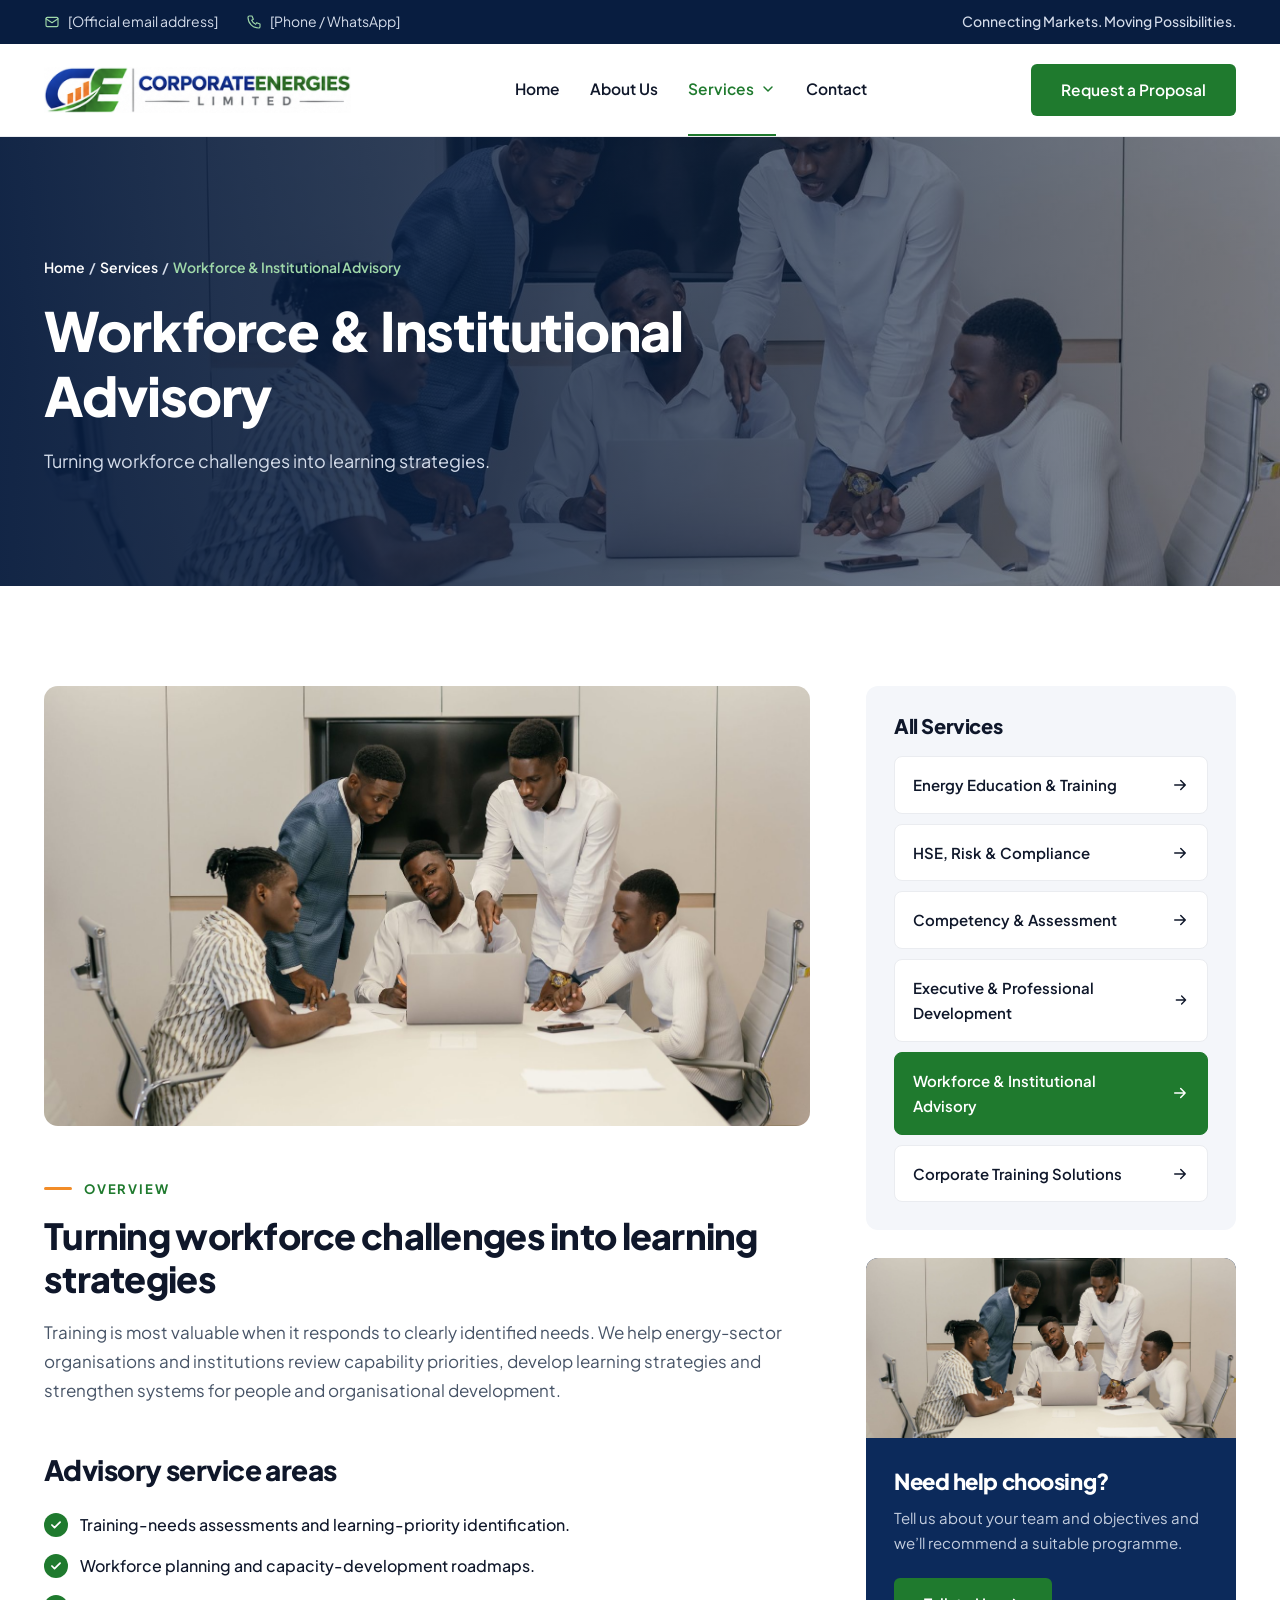
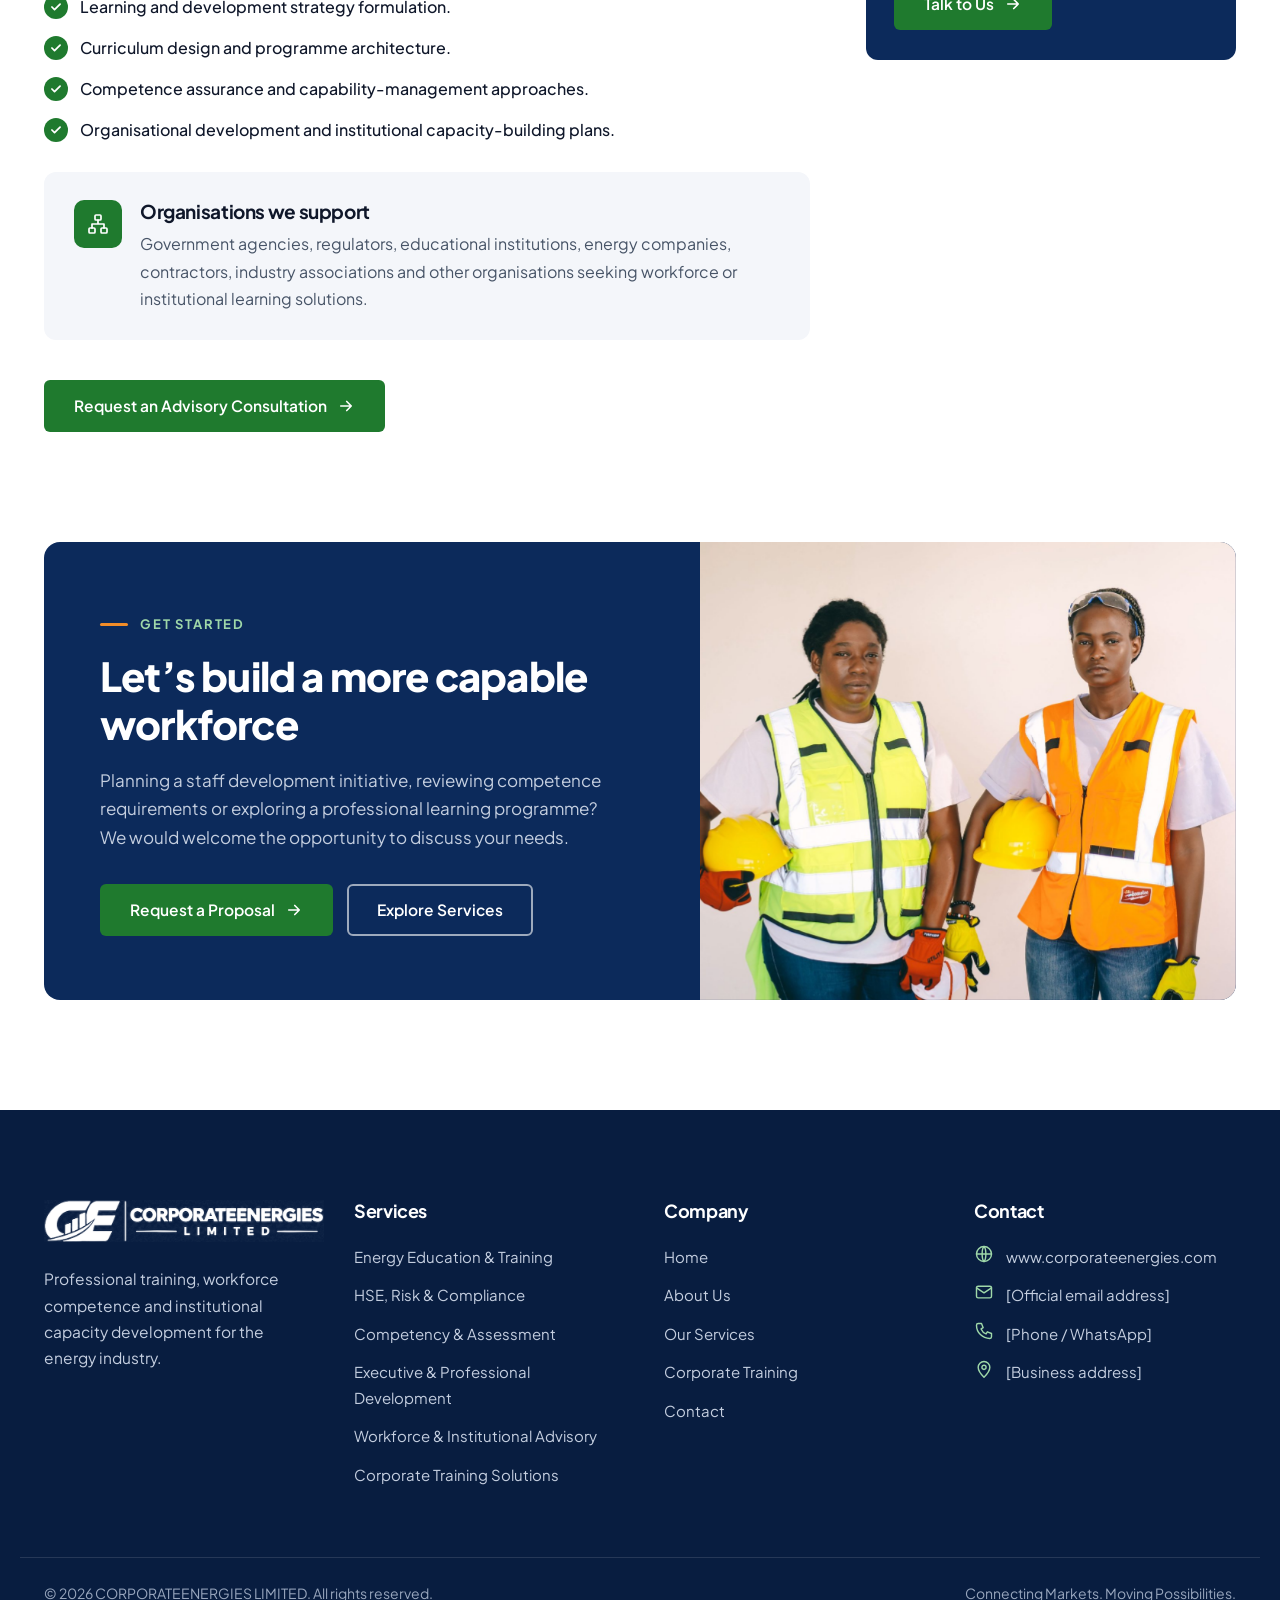
<file: workforce-advisory.html>
<!doctype html>
<html lang="en">
<head>
<meta charset="utf-8">
<meta name="viewport" content="width=device-width, initial-scale=1">
<title>Workforce &amp; Institutional Advisory | CorporateEnergies</title>
<meta name="description" content="Workforce &amp; Institutional Advisory — CorporateEnergies Limited energy-sector training and advisory services.">
<link rel="icon" type="image/png" href="assets/img/favicon.png">
<link rel="preconnect" href="https://fonts.googleapis.com">
<link rel="preconnect" href="https://fonts.gstatic.com" crossorigin>
<link href="https://fonts.googleapis.com/css2?family=Plus+Jakarta+Sans:wght@400;500;600;700;800&amp;display=swap" rel="stylesheet">
<link rel="stylesheet" href="css/style.css">
</head>
<body>
<div class="ce">
<div class="top hide-m" style="background:#081D40;color:#D4DCEA;font-size:14px"><div class="wrap" style="display:flex;justify-content:space-between;align-items:center;min-height:44px;gap:20px">
<div style="display:flex;gap:28px;align-items:center"><span style="display:inline-flex;gap:8px;align-items:center"><svg width="16" height="16" viewBox="0 0 24 24" fill="none" stroke="#9FD8A9" stroke-width="1.7" stroke-linecap="round" stroke-linejoin="round" aria-hidden="true"><rect x="3" y="5" width="18" height="14" rx="2"/><path d="m3 7 9 6 9-6"/></svg> [Official email address]</span><span style="display:inline-flex;gap:8px;align-items:center"><svg width="16" height="16" viewBox="0 0 24 24" fill="none" stroke="#9FD8A9" stroke-width="1.7" stroke-linecap="round" stroke-linejoin="round" aria-hidden="true"><path d="M5 3h4l2 5-2.5 1.5a11 11 0 0 0 6 6L16 13l5 2v4a2 2 0 0 1-2 2A16 16 0 0 1 3 5a2 2 0 0 1 2-2z"/></svg> [Phone / WhatsApp]</span></div>
<span style="font-weight:500">Connecting Markets. Moving Possibilities.</span></div></div>
<header style="background:#fff;position:sticky;top:0;z-index:20;box-shadow:0 1px 0 #EAECF0"><div class="wrap" style="display:flex;flex-wrap:wrap;align-items:center;min-height:88px">
<div style="display:flex;align-items:center;justify-content:space-between;gap:24px;width:100%">
<a href="index.html" aria-label="CorporateEnergies Limited home" style="display:inline-flex"><img src="assets/img/logo.png" alt="CorporateEnergies Limited" style="height:46px;width:auto;display:block"></a>
<nav class="nav" aria-label="Main"><a href="index.html" class="">Home</a><a href="about.html" class="">About Us</a>
<div class="dd"><a href="services.html" class="on" aria-haspopup="true">Services <svg width="16" height="16" viewBox="0 0 24 24" fill="none" stroke="currentColor" stroke-width="2.2" stroke-linecap="round" stroke-linejoin="round" aria-hidden="true"><path d="m6 9 6 6 6-6"/></svg></a><div class="ddm" role="menu"><a href="energy-training.html" class=""><span style="display:flex;color:#1F7A2E"><svg width="20" height="20" viewBox="0 0 24 24" fill="none" stroke="#1F7A2E" stroke-width="1.7" stroke-linecap="round" stroke-linejoin="round" aria-hidden="true"><path d="M4 5a2 2 0 0 1 2-2h13v16H6a2 2 0 0 0-2 2z"/><path d="M4 21V5"/><path d="M8 7h7M8 11h7"/></svg></span>Energy Education &amp; Training</a><a href="hse.html" class=""><span style="display:flex;color:#1F7A2E"><svg width="20" height="20" viewBox="0 0 24 24" fill="none" stroke="#1F7A2E" stroke-width="1.7" stroke-linecap="round" stroke-linejoin="round" aria-hidden="true"><path d="M12 3 4 6v6c0 5 3.5 8 8 9 4.5-1 8-4 8-9V6z"/><path d="m8.5 12 2.5 2.5 4.5-5"/></svg></span>HSE, Risk &amp; Compliance</a><a href="competency.html" class=""><span style="display:flex;color:#1F7A2E"><svg width="20" height="20" viewBox="0 0 24 24" fill="none" stroke="#1F7A2E" stroke-width="1.7" stroke-linecap="round" stroke-linejoin="round" aria-hidden="true"><circle cx="12" cy="12" r="9"/><circle cx="12" cy="12" r="5"/><circle cx="12" cy="12" r="1.5"/></svg></span>Competency &amp; Assessment</a><a href="professional-development.html" class=""><span style="display:flex;color:#1F7A2E"><svg width="20" height="20" viewBox="0 0 24 24" fill="none" stroke="#1F7A2E" stroke-width="1.7" stroke-linecap="round" stroke-linejoin="round" aria-hidden="true"><circle cx="12" cy="7" r="3.5"/><path d="M5 21c0-4 3-7 7-7s7 3 7 7"/><path d="m9 17 3 2 3-2"/></svg></span>Executive &amp; Professional Development</a><a href="workforce-advisory.html" class="on"><span style="display:flex;color:#1F7A2E"><svg width="20" height="20" viewBox="0 0 24 24" fill="none" stroke="#1F7A2E" stroke-width="1.7" stroke-linecap="round" stroke-linejoin="round" aria-hidden="true"><rect x="9" y="3" width="6" height="5" rx="1"/><rect x="3" y="16" width="6" height="5" rx="1"/><rect x="15" y="16" width="6" height="5" rx="1"/><path d="M12 8v4M6 16v-4h12v4"/></svg></span>Workforce &amp; Institutional Advisory</a><a href="corporate-training.html" class=""><span style="display:flex;color:#1F7A2E"><svg width="20" height="20" viewBox="0 0 24 24" fill="none" stroke="#1F7A2E" stroke-width="1.7" stroke-linecap="round" stroke-linejoin="round" aria-hidden="true"><circle cx="9" cy="8" r="3"/><circle cx="17" cy="9" r="2.5"/><path d="M3 20c0-3.5 2.7-6 6-6s6 2.5 6 6"/><path d="M15 14.5c3 0 6 2 6 5.5"/></svg></span>Corporate Training Solutions</a></div></div><a href="contact.html" class="">Contact</a></nav>
<div style="display:flex;gap:12px;align-items:center"><a href="contact.html" class="btn btn-g hide-l">Request a Proposal</a>
<button type="button" class="burger" aria-label="Open menu" id="menuBtn" aria-expanded="false" aria-controls="mobileNav"><svg width="24" height="24" viewBox="0 0 24 24" fill="none" stroke="#0F172A" stroke-width="2" stroke-linecap="round" stroke-linejoin="round" aria-hidden="true"><path d="M4 7h16M4 12h16M4 17h16"/></svg></button></div></div>
<nav class="mnav" id="mobileNav" hidden aria-label="Mobile" style="width:100%;padding:4px 0 18px"><a href="index.html">Home</a><a href="about.html">About Us</a><a href="services.html">Services</a><a class="sub" href="energy-training.html">Energy Education &amp; Training</a><a class="sub" href="hse.html">HSE, Risk &amp; Compliance</a><a class="sub" href="competency.html">Competency &amp; Assessment</a><a class="sub" href="professional-development.html">Executive &amp; Professional Development</a><a class="sub" href="workforce-advisory.html">Workforce &amp; Institutional Advisory</a><a class="sub" href="corporate-training.html">Corporate Training Solutions</a><a href="contact.html">Contact</a></nav></div></header><section class="bnr bn-desk" style="padding:120px 0 110px"><div class="wrap hin">
<p style="margin:0 0 18px;font-size:14px;font-weight:600;color:#D4DCEA"><a href="index.html" style="color:#fff;text-decoration:none">Home</a> &#160;/&#160; <a href="services.html" style="color:#fff;text-decoration:none">Services</a> &#160;/&#160; <span style="color:#9FD8A9">Workforce &amp; Institutional Advisory</span></p>
<h1 class="h1" style="color:#fff;font-size:54px;font-weight:800;max-width:820px">Workforce &amp; Institutional Advisory</h1><p style="color:#D4DCEA;font-size:18px;max-width:620px;margin:18px 0 0">Turning workforce challenges into learning strategies.</p></div></section>
<section class="sec" style="padding:100px 0 110px"><div class="wrap split" style="display:flex;gap:56px;align-items:flex-start">
<div class="rv rv-l" style="flex:1 1 660px;min-width:0"><img src="assets/img/team.jpg" alt="" style="width:100%;height:440px;object-fit:cover;object-position:center;border-radius:14px;display:block;margin-bottom:44px">
<span class="eyebrow">Overview</span><h2 class="h2" style="font-size:36px;font-weight:800;margin:14px 0 18px">Turning workforce challenges into learning strategies</h2><p style="font-size:17px;margin:0">Training is most valuable when it responds to clearly identified needs. We help energy-sector organisations and institutions review capability priorities, develop learning strategies and strengthen systems for people and organisational development.</p>
<h3 style="font-size:28px;font-weight:800;margin:48px 0 24px">Advisory service areas</h3><div style="display:grid;grid-template-columns:repeat(1,minmax(0,1fr));gap:14px 24px"><div class="chk"><span style="flex-shrink:0;width:24px;height:24px;border-radius:50%;background:#1F7A2E;display:flex;align-items:center;justify-content:center;margin-top:2px"><svg width="14" height="14" viewBox="0 0 24 24" fill="none" stroke="#fff" stroke-width="3" stroke-linecap="round" stroke-linejoin="round" aria-hidden="true"><path d="m5 12 4.5 4.5L19 7"/></svg></span><span style="color:#0F172A;font-weight:500">Training-needs assessments and learning-priority identification.</span></div><div class="chk"><span style="flex-shrink:0;width:24px;height:24px;border-radius:50%;background:#1F7A2E;display:flex;align-items:center;justify-content:center;margin-top:2px"><svg width="14" height="14" viewBox="0 0 24 24" fill="none" stroke="#fff" stroke-width="3" stroke-linecap="round" stroke-linejoin="round" aria-hidden="true"><path d="m5 12 4.5 4.5L19 7"/></svg></span><span style="color:#0F172A;font-weight:500">Workforce planning and capacity-development roadmaps.</span></div><div class="chk"><span style="flex-shrink:0;width:24px;height:24px;border-radius:50%;background:#1F7A2E;display:flex;align-items:center;justify-content:center;margin-top:2px"><svg width="14" height="14" viewBox="0 0 24 24" fill="none" stroke="#fff" stroke-width="3" stroke-linecap="round" stroke-linejoin="round" aria-hidden="true"><path d="m5 12 4.5 4.5L19 7"/></svg></span><span style="color:#0F172A;font-weight:500">Learning and development strategy formulation.</span></div><div class="chk"><span style="flex-shrink:0;width:24px;height:24px;border-radius:50%;background:#1F7A2E;display:flex;align-items:center;justify-content:center;margin-top:2px"><svg width="14" height="14" viewBox="0 0 24 24" fill="none" stroke="#fff" stroke-width="3" stroke-linecap="round" stroke-linejoin="round" aria-hidden="true"><path d="m5 12 4.5 4.5L19 7"/></svg></span><span style="color:#0F172A;font-weight:500">Curriculum design and programme architecture.</span></div><div class="chk"><span style="flex-shrink:0;width:24px;height:24px;border-radius:50%;background:#1F7A2E;display:flex;align-items:center;justify-content:center;margin-top:2px"><svg width="14" height="14" viewBox="0 0 24 24" fill="none" stroke="#fff" stroke-width="3" stroke-linecap="round" stroke-linejoin="round" aria-hidden="true"><path d="m5 12 4.5 4.5L19 7"/></svg></span><span style="color:#0F172A;font-weight:500">Competence assurance and capability-management approaches.</span></div><div class="chk"><span style="flex-shrink:0;width:24px;height:24px;border-radius:50%;background:#1F7A2E;display:flex;align-items:center;justify-content:center;margin-top:2px"><svg width="14" height="14" viewBox="0 0 24 24" fill="none" stroke="#fff" stroke-width="3" stroke-linecap="round" stroke-linejoin="round" aria-hidden="true"><path d="m5 12 4.5 4.5L19 7"/></svg></span><span style="color:#0F172A;font-weight:500">Organisational development and institutional capacity-building plans.</span></div></div><div style="margin-top:28px;background:#F4F6FA;border-radius:12px;padding:28px 30px;display:flex;gap:18px;align-items:flex-start"><span style="flex-shrink:0;width:48px;height:48px;border-radius:10px;background:#1F7A2E;display:flex;align-items:center;justify-content:center"><svg width="24" height="24" viewBox="0 0 24 24" fill="none" stroke="#fff" stroke-width="1.7" stroke-linecap="round" stroke-linejoin="round" aria-hidden="true"><rect x="9" y="3" width="6" height="5" rx="1"/><rect x="3" y="16" width="6" height="5" rx="1"/><rect x="15" y="16" width="6" height="5" rx="1"/><path d="M12 8v4M6 16v-4h12v4"/></svg></span><div><h4 style="font-size:19px;font-weight:700">Organisations we support</h4><p style="margin:8px 0 0;font-size:16px">Government agencies, regulators, educational institutions, energy companies, contractors, industry associations and other organisations seeking workforce or institutional learning solutions.</p></div></div><a href="contact.html" class="btn btn-g" style="margin-top:40px">Request an Advisory Consultation <svg width="18" height="18" viewBox="0 0 24 24" fill="none" stroke="#fff" stroke-width="2.2" stroke-linecap="round" stroke-linejoin="round" aria-hidden="true"><path d="M5 12h14M13 6l6 6-6 6"/></svg></a></div><aside class="rv rv-r" style="flex:0 1 370px;min-width:290px;display:flex;flex-direction:column;gap:28px">
<div style="background:#F4F6FA;border-radius:12px;padding:28px"><h3 style="font-size:20px;font-weight:800;margin-bottom:18px">All Services</h3><nav class="side" aria-label="Services" style="display:flex;flex-direction:column;gap:10px"><a href="energy-training.html" class="">Energy Education &amp; Training<svg width="18" height="18" viewBox="0 0 24 24" fill="none" stroke="currentColor" stroke-width="2" stroke-linecap="round" stroke-linejoin="round" aria-hidden="true"><path d="M5 12h14M13 6l6 6-6 6"/></svg></a><a href="hse.html" class="">HSE, Risk &amp; Compliance<svg width="18" height="18" viewBox="0 0 24 24" fill="none" stroke="currentColor" stroke-width="2" stroke-linecap="round" stroke-linejoin="round" aria-hidden="true"><path d="M5 12h14M13 6l6 6-6 6"/></svg></a><a href="competency.html" class="">Competency &amp; Assessment<svg width="18" height="18" viewBox="0 0 24 24" fill="none" stroke="currentColor" stroke-width="2" stroke-linecap="round" stroke-linejoin="round" aria-hidden="true"><path d="M5 12h14M13 6l6 6-6 6"/></svg></a><a href="professional-development.html" class="">Executive &amp; Professional Development<svg width="18" height="18" viewBox="0 0 24 24" fill="none" stroke="currentColor" stroke-width="2" stroke-linecap="round" stroke-linejoin="round" aria-hidden="true"><path d="M5 12h14M13 6l6 6-6 6"/></svg></a><a href="workforce-advisory.html" class="on">Workforce &amp; Institutional Advisory<svg width="18" height="18" viewBox="0 0 24 24" fill="none" stroke="currentColor" stroke-width="2" stroke-linecap="round" stroke-linejoin="round" aria-hidden="true"><path d="M5 12h14M13 6l6 6-6 6"/></svg></a><a href="corporate-training.html" class="">Corporate Training Solutions<svg width="18" height="18" viewBox="0 0 24 24" fill="none" stroke="currentColor" stroke-width="2" stroke-linecap="round" stroke-linejoin="round" aria-hidden="true"><path d="M5 12h14M13 6l6 6-6 6"/></svg></a></nav></div>
<div style="border-radius:12px;overflow:hidden;background:#0C2A5B"><img src="assets/img/team.jpg" alt="" style="width:100%;height:180px;object-fit:cover;display:block">
<div style="padding:30px 28px"><h3 style="color:#fff;font-size:22px;font-weight:800;margin-bottom:10px">Need help choosing?</h3>
<p style="color:#C4CEDF;font-size:15px;margin:0 0 22px">Tell us about your team and objectives and we&#8217;ll recommend a suitable programme.</p>
<a href="contact.html" class="btn btn-g">Talk to Us <svg width="18" height="18" viewBox="0 0 24 24" fill="none" stroke="#fff" stroke-width="2.2" stroke-linecap="round" stroke-linejoin="round" aria-hidden="true"><path d="M5 12h14M13 6l6 6-6 6"/></svg></a></div></div></aside></div></section><section class="sec" style="padding:0 0 110px"><div class="wrap"><div class="split rv rv-z" style="display:flex;border-radius:16px;overflow:hidden;background:#0C2A5B">
<div class="rv rv-r" style="flex:1 1 560px;padding:64px 56px"><span class="eyebrow lt">Get started</span>
<h2 class="h2" style="color:#fff;font-size:40px;font-weight:800;margin:16px 0 18px">Let&#8217;s build a more capable workforce</h2>
<p style="color:#C4CEDF;font-size:17px;margin:0 0 32px;max-width:520px">Planning a staff development initiative, reviewing competence requirements or exploring a professional learning programme? We would welcome the opportunity to discuss your needs.</p>
<div style="display:flex;gap:14px;flex-wrap:wrap"><a href="contact.html" class="btn btn-g">Request a Proposal <svg width="18" height="18" viewBox="0 0 24 24" fill="none" stroke="#fff" stroke-width="2.2" stroke-linecap="round" stroke-linejoin="round" aria-hidden="true"><path d="M5 12h14M13 6l6 6-6 6"/></svg></a><a href="services.html" class="btn btn-ow">Explore Services</a></div></div>
<div class="rv rv-r" style="flex:1 1 440px;min-height:340px;position:relative"><img src="assets/img/hse.jpg" alt="Safety professionals in protective equipment" style="position:absolute;inset:0;width:100%;height:100%;object-fit:cover"></div></div></div></section><footer class="foot" style="background:#081D40;padding:90px 0 0">
<div class="wrap" style="display:grid;grid-template-columns:repeat(auto-fit,minmax(210px,1fr));gap:48px">
<div style="max-width:360px"><img src="assets/img/logo-white.png" alt="CorporateEnergies Limited" style="height:42px;width:auto;display:block">
<p style="margin:24px 0 0;color:#C4CEDF;font-size:15.5px">Professional training, workforce competence and institutional capacity development for the energy industry.</p></div>
<div><h4 style="color:#fff;font-size:18px;font-weight:700;margin-bottom:22px">Services</h4><div style="display:flex;flex-direction:column;gap:13px"><a href="energy-training.html">Energy Education &amp; Training</a><a href="hse.html">HSE, Risk &amp; Compliance</a><a href="competency.html">Competency &amp; Assessment</a><a href="professional-development.html">Executive &amp; Professional Development</a><a href="workforce-advisory.html">Workforce &amp; Institutional Advisory</a><a href="corporate-training.html">Corporate Training Solutions</a></div></div><div><h4 style="color:#fff;font-size:18px;font-weight:700;margin-bottom:22px">Company</h4><div style="display:flex;flex-direction:column;gap:13px"><a href="index.html">Home</a><a href="about.html">About Us</a><a href="services.html">Our Services</a><a href="corporate-training.html">Corporate Training</a><a href="contact.html">Contact</a></div></div><div><h4 style="color:#fff;font-size:18px;font-weight:700;margin-bottom:22px">Contact</h4><div style="display:flex;flex-direction:column;gap:13px"><span style="display:flex;gap:12px;align-items:flex-start;color:#C4CEDF;font-size:15px"><svg width="20" height="20" viewBox="0 0 24 24" fill="none" stroke="#9FD8A9" stroke-width="1.7" stroke-linecap="round" stroke-linejoin="round" aria-hidden="true"><circle cx="12" cy="12" r="9"/><path d="M3 12h18M12 3c3 3 3 15 0 18M12 3c-3 3-3 15 0 18"/></svg>www.corporateenergies.com</span><span style="display:flex;gap:12px;align-items:flex-start;color:#C4CEDF;font-size:15px"><svg width="20" height="20" viewBox="0 0 24 24" fill="none" stroke="#9FD8A9" stroke-width="1.7" stroke-linecap="round" stroke-linejoin="round" aria-hidden="true"><rect x="3" y="5" width="18" height="14" rx="2"/><path d="m3 7 9 6 9-6"/></svg>[Official email address]</span><span style="display:flex;gap:12px;align-items:flex-start;color:#C4CEDF;font-size:15px"><svg width="20" height="20" viewBox="0 0 24 24" fill="none" stroke="#9FD8A9" stroke-width="1.7" stroke-linecap="round" stroke-linejoin="round" aria-hidden="true"><path d="M5 3h4l2 5-2.5 1.5a11 11 0 0 0 6 6L16 13l5 2v4a2 2 0 0 1-2 2A16 16 0 0 1 3 5a2 2 0 0 1 2-2z"/></svg>[Phone / WhatsApp]</span><span style="display:flex;gap:12px;align-items:flex-start;color:#C4CEDF;font-size:15px"><svg width="20" height="20" viewBox="0 0 24 24" fill="none" stroke="#9FD8A9" stroke-width="1.7" stroke-linecap="round" stroke-linejoin="round" aria-hidden="true"><path d="M12 22s7-7 7-12a7 7 0 0 0-14 0c0 5 7 12 7 12z"/><circle cx="12" cy="10" r="2.5"/></svg>[Business address]</span></div></div></div>
<div class="wrap" style="border-top:1px solid rgba(255,255,255,.12);margin-top:70px;padding-top:24px;padding-bottom:24px;display:flex;justify-content:space-between;flex-wrap:wrap;gap:12px;font-size:14px;color:#98A6BD">
<span>&#169; 2026 CORPORATEENERGIES LIMITED. All rights reserved.</span><span>Connecting Markets. Moving Possibilities.</span></div></footer>
</div>
<script src="js/main.js" defer></script>
</body>
</html>
</file>
<file: css/style.css>
body{margin:0}*{box-sizing:border-box}
a{color:#1F7A2E}a:hover{color:#0C2A5B}
.ce{font-family:'Plus Jakarta Sans',system-ui,sans-serif;color:#475467;background:#fff;font-size:16px;line-height:1.7;overflow-x:hidden}
.ce h1,.ce h2,.ce h3,.ce h4{color:#0F172A;margin:0;letter-spacing:-0.02em;line-height:1.2}
.wrap{max-width:1240px;margin:0 auto;padding:0 24px}
.eyebrow{display:inline-flex;align-items:center;gap:12px;font-size:13px;font-weight:700;letter-spacing:.14em;text-transform:uppercase;color:#1F7A2E}
.eyebrow:before{content:"";width:28px;height:3px;background:#F28C28;border-radius:2px}
.eyebrow.lt{color:#9FD8A9}
.top a{color:#D4DCEA;text-decoration:none}.top a:hover{color:#fff}
.nav{display:flex;gap:30px;align-items:center}
.nav>a,.dd>a{color:#0F172A;text-decoration:none;font-weight:600;font-size:15.5px;padding:32px 0;display:inline-flex;align-items:center;gap:6px;border-bottom:2px solid transparent}
.nav>a:hover,.dd>a:hover{color:#1F7A2E}
.nav a.on{color:#1F7A2E;border-bottom-color:#1F7A2E}
.dd{position:relative}
.ddm{position:absolute;top:100%;left:-20px;width:340px;background:#fff;border-radius:10px;box-shadow:0 24px 60px rgba(8,29,64,.18);padding:10px;opacity:0;visibility:hidden;transform:translateY(10px);transition:all .2s;z-index:30;border-top:3px solid #1F7A2E}
.dd:hover .ddm,.dd:focus-within .ddm{opacity:1;visibility:visible;transform:translateY(0)}
.ddm a{display:flex;align-items:center;gap:12px;padding:11px 12px;border-radius:8px;color:#0F172A;text-decoration:none;font-size:15px;font-weight:500}
.ddm a:hover,.ddm a.on{background:#E8F4EA;color:#1F7A2E}
.burger{display:none;width:48px;height:48px;border-radius:8px;border:1px solid #D0D5DD;background:#fff;align-items:center;justify-content:center;cursor:pointer;color:#0F172A}
.mnav a{display:block;padding:13px 2px;border-bottom:1px solid #EAECF0;color:#0F172A;text-decoration:none;font-weight:600}
.mnav a.sub{padding-left:18px;font-weight:500;font-size:15px;color:#475467}
.btn{display:inline-flex;align-items:center;gap:10px;min-height:52px;padding:0 28px;border-radius:6px;font-family:inherit;font-weight:600;font-size:15.5px;text-decoration:none;border:2px solid transparent;cursor:pointer;transition:all .2s}
.btn-g{background:#1F7A2E;color:#fff}.btn-g:hover{background:#175F23;color:#fff}
.btn-n{background:#0C2A5B;color:#fff}.btn-n:hover{background:#081D40;color:#fff}
.btn-o{background:transparent;color:#0C2A5B;border-color:#0C2A5B}.btn-o:hover{background:#0C2A5B;color:#fff}
.btn-w{background:#fff;color:#0C2A5B}.btn-w:hover{background:#E8F4EA;color:#0C2A5B}
.btn-ow{background:transparent;color:#fff;border-color:rgba(255,255,255,.6)}.btn-ow:hover{background:#fff;color:#0C2A5B}
.link{display:inline-flex;align-items:center;gap:8px;font-weight:700;color:#1F7A2E;text-decoration:none;font-size:15px}.link:hover{color:#0C2A5B}
.pcard{background:#fff;border-radius:12px;overflow:hidden;box-shadow:0 1px 2px rgba(16,24,40,.06),0 8px 28px rgba(16,24,40,.06);display:flex;flex-direction:column;text-decoration:none;color:inherit;transition:transform .25s,box-shadow .25s}
.pcard:hover{transform:translateY(-6px);box-shadow:0 24px 50px rgba(16,24,40,.14)}
.pcard img{transition:transform .5s}.pcard:hover img{transform:scale(1.05)}
.card{background:#fff;border-radius:12px;border:1px solid #EAECF0;padding:32px}
.g2{display:grid;grid-template-columns:repeat(2,minmax(0,1fr));gap:28px}
.g3{display:grid;grid-template-columns:repeat(3,minmax(0,1fr));gap:28px}
.g4{display:grid;grid-template-columns:repeat(4,minmax(0,1fr));gap:28px}
.g5{display:grid;grid-template-columns:repeat(5,minmax(0,1fr));gap:20px}
.chk{display:flex;gap:12px;align-items:flex-start}
.ind{display:flex;gap:16px;align-items:center;padding:20px 22px;background:#fff;border-radius:10px;border:1px solid #EAECF0;transition:border-color .2s}
.ind:hover{border-color:#1F7A2E}
.side a{display:flex;justify-content:space-between;align-items:center;gap:10px;padding:15px 18px;border-radius:8px;background:#fff;color:#0F172A;text-decoration:none;font-weight:600;font-size:15px;border:1px solid #EAECF0;transition:all .2s}
.side a:hover{border-color:#1F7A2E;color:#1F7A2E}.side a.on{background:#1F7A2E;border-color:#1F7A2E;color:#fff}
.fld{display:flex;flex-direction:column;gap:6px;font-size:14px;font-weight:600;color:#0F172A}
.fld input,.fld select,.fld textarea{font:inherit;font-weight:400;font-size:15px;color:#0F172A;border:1px solid #D0D5DD;border-radius:8px;padding:12px 14px;background:#fff;min-height:48px}
.fld textarea{min-height:120px;resize:vertical}
.fld input:focus,.fld select:focus,.fld textarea:focus{outline:3px solid #E8F4EA;border-color:#1F7A2E}
.foot a{color:#C4CEDF;text-decoration:none;font-size:15px}.foot a:hover{color:#fff}
.bnr{background-size:cover;background-position:center;position:relative}
.bn-hero{background-image:linear-gradient(90deg,rgba(8,29,64,.94) 0%,rgba(8,29,64,.78) 45%,rgba(8,29,64,.35) 100%),url(../assets/img/hero.jpg)}
.bn-exec{background-image:linear-gradient(90deg,rgba(8,29,64,.94) 0%,rgba(8,29,64,.72) 50%,rgba(8,29,64,.4) 100%),url(../assets/img/meeting.jpg)}
.bn-desk{background-image:linear-gradient(90deg,rgba(8,29,64,.94) 0%,rgba(8,29,64,.72) 50%,rgba(8,29,64,.4) 100%),url(../assets/img/team.jpg)}
.bn-hse{background-image:linear-gradient(90deg,rgba(8,29,64,.94) 0%,rgba(8,29,64,.72) 50%,rgba(8,29,64,.4) 100%),url(../assets/img/hse.jpg)}
.bn-training{background-image:linear-gradient(90deg,rgba(8,29,64,.94) 0%,rgba(8,29,64,.72) 50%,rgba(8,29,64,.4) 100%),url(../assets/img/trainer.jpg)}
.bn-solar{background-image:linear-gradient(90deg,rgba(8,29,64,.94) 0%,rgba(8,29,64,.72) 50%,rgba(8,29,64,.4) 100%),url(../assets/img/solar.jpg);background-position:center 30%}
.bn-quote{background-image:linear-gradient(0deg,rgba(8,29,64,.9),rgba(8,29,64,.9)),url(../assets/img/present.jpg);background-attachment:fixed}
.rv-on .rv{opacity:0;transform:translateY(40px);transition:opacity .9s cubic-bezier(.2,.7,.2,1),transform .9s cubic-bezier(.2,.7,.2,1)}
.rv-on .rv-l{transform:translateX(-56px)}.rv-on .rv-r{transform:translateX(56px)}.rv-on .rv-z{transform:scale(.94)}
.rv-on .rv.in{opacity:1;transform:none}
.g2>.rv:nth-child(2n),.g3>.rv:nth-child(3n+2),.g4>.rv:nth-child(4n+2),.g5>.rv:nth-child(5n+2){transition-delay:.12s}
.g3>.rv:nth-child(3n),.g4>.rv:nth-child(4n+3),.g5>.rv:nth-child(5n+3){transition-delay:.24s}
.g4>.rv:nth-child(4n),.g5>.rv:nth-child(5n+4){transition-delay:.36s}.g5>.rv:nth-child(5n){transition-delay:.48s}
.hin>*{animation:hup 1s cubic-bezier(.2,.7,.2,1) both}.hin>*:nth-child(2){animation-delay:.15s}.hin>*:nth-child(3){animation-delay:.3s}.hin>*:nth-child(4){animation-delay:.45s}
@keyframes hup{from{opacity:0;transform:translateY(30px)}to{opacity:1;transform:none}}
.bnr{animation:kb 18s ease-out both}@keyframes kb{from{background-size:auto,112%}to{background-size:auto,cover}}
@media (prefers-reduced-motion:reduce){.rv-on .rv{opacity:1!important;transform:none!important;transition:none!important}.hin>*,.bnr{animation:none!important}}
@media (max-width:1100px){.nav{gap:20px}.hide-l{display:none!important}}
@media (max-width:980px){.g3,.g4,.g5{grid-template-columns:repeat(2,minmax(0,1fr))}.split{flex-direction:column!important}.nav,.hide-m{display:none!important}.burger{display:inline-flex}.bn-quote{background-attachment:scroll}}
@media (max-width:640px){.g2,.g3,.g4,.g5{grid-template-columns:minmax(0,1fr)}.h1{font-size:40px!important}.h2{font-size:30px!important}.sec{padding:72px 0!important}}

.mnav[hidden]{display:none}
.hp{position:absolute;left:-9999px}
</file>
